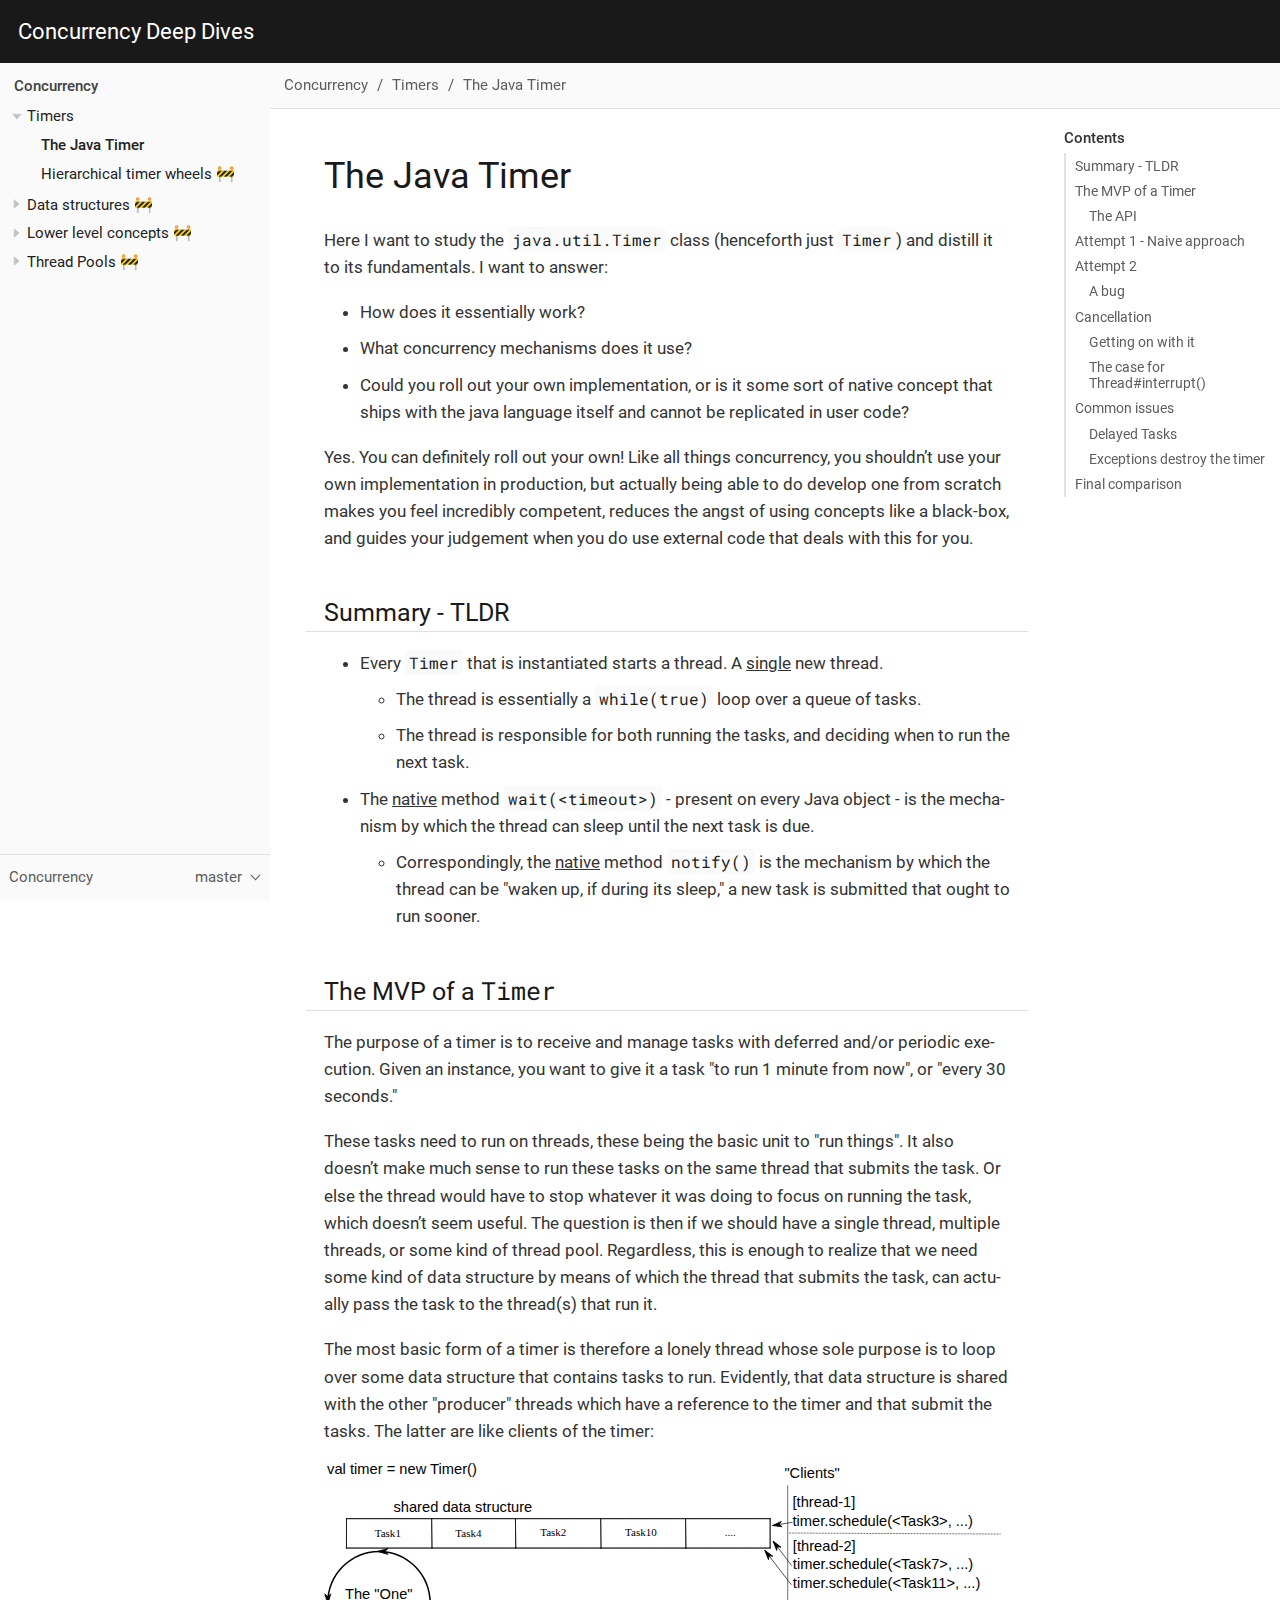
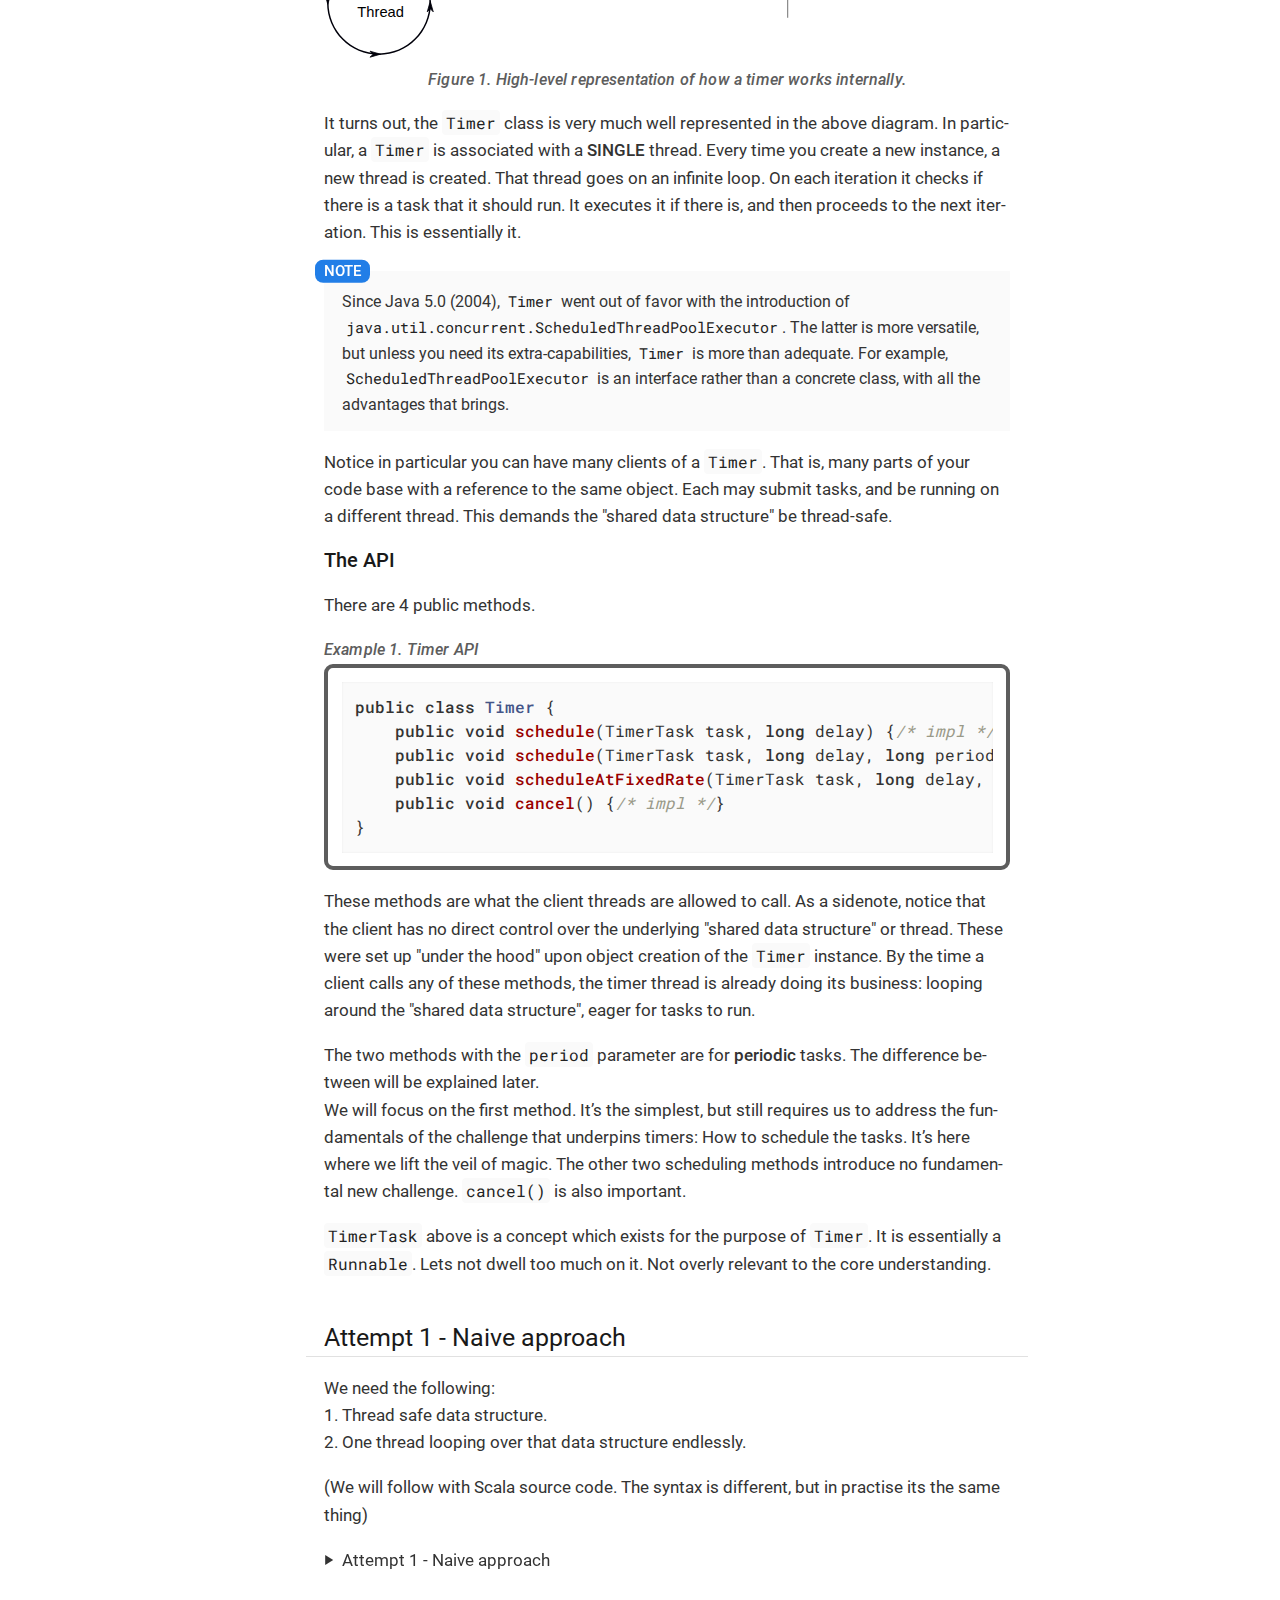
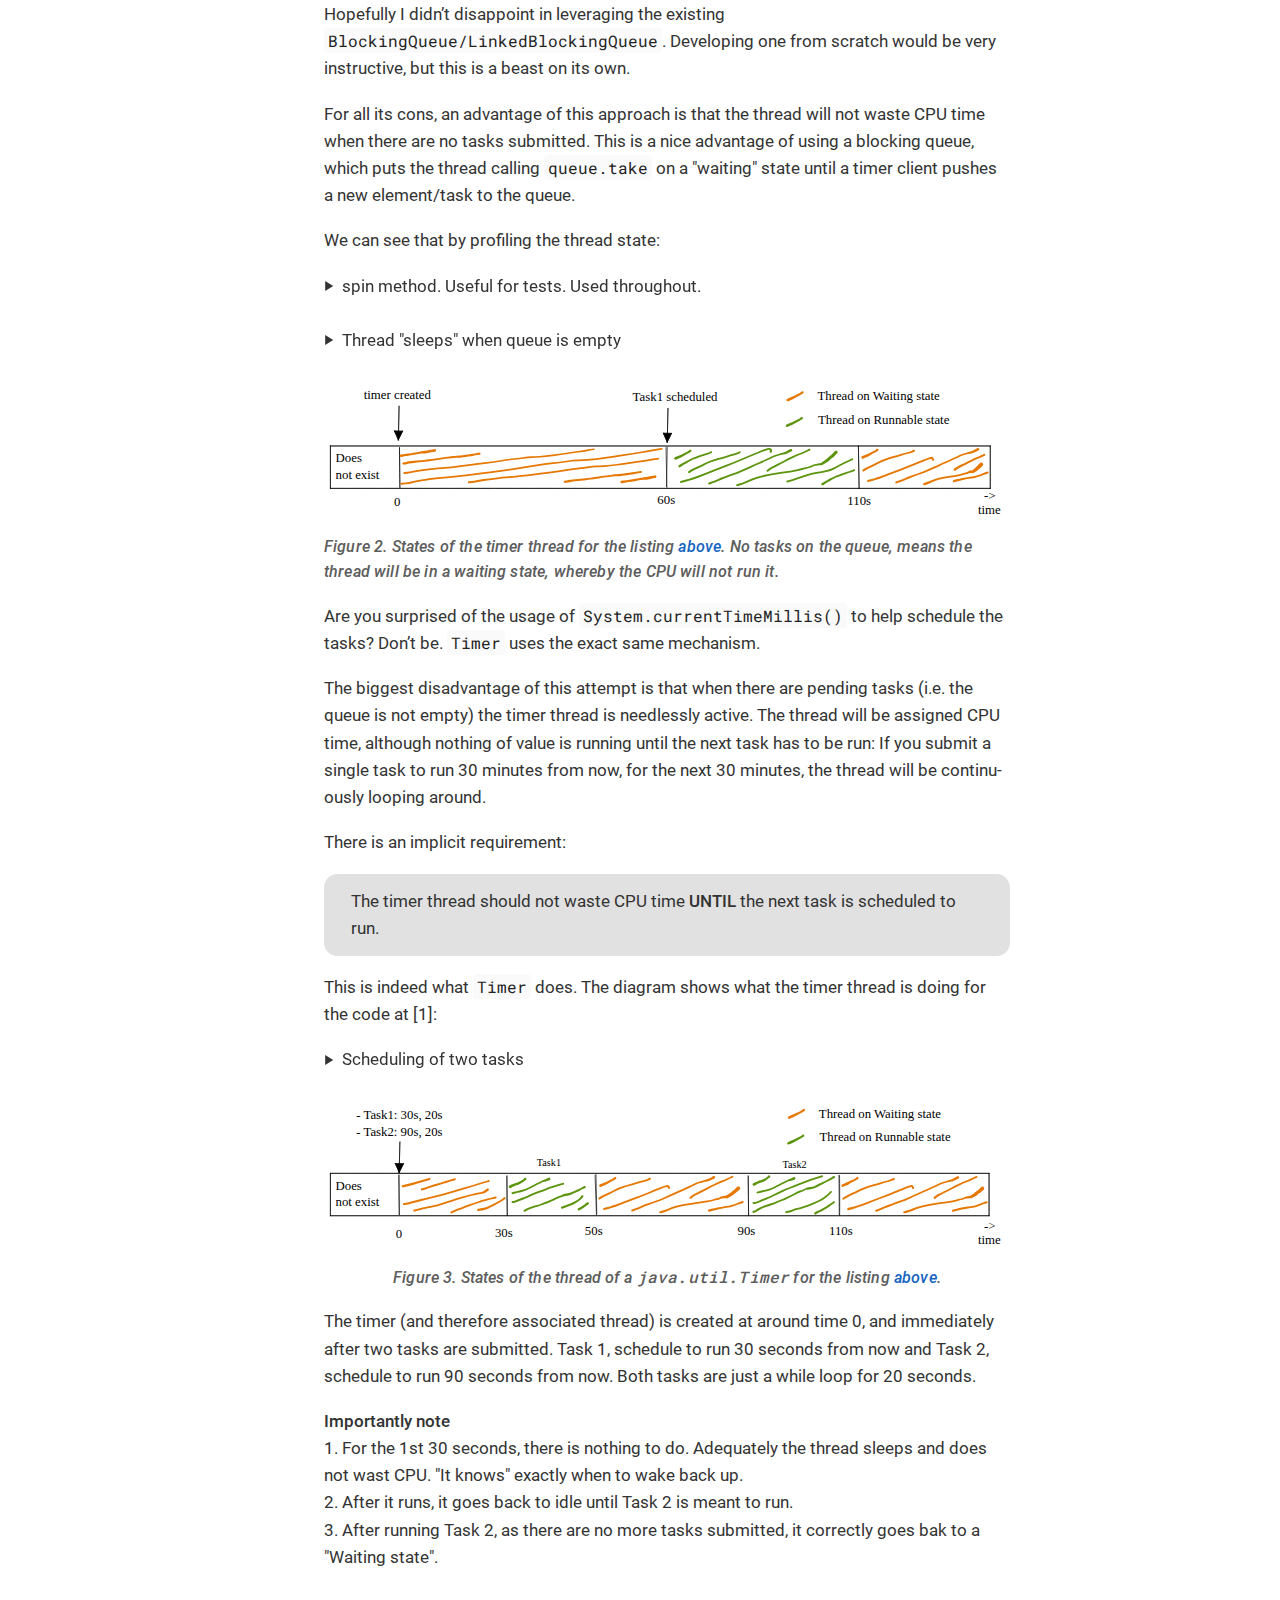
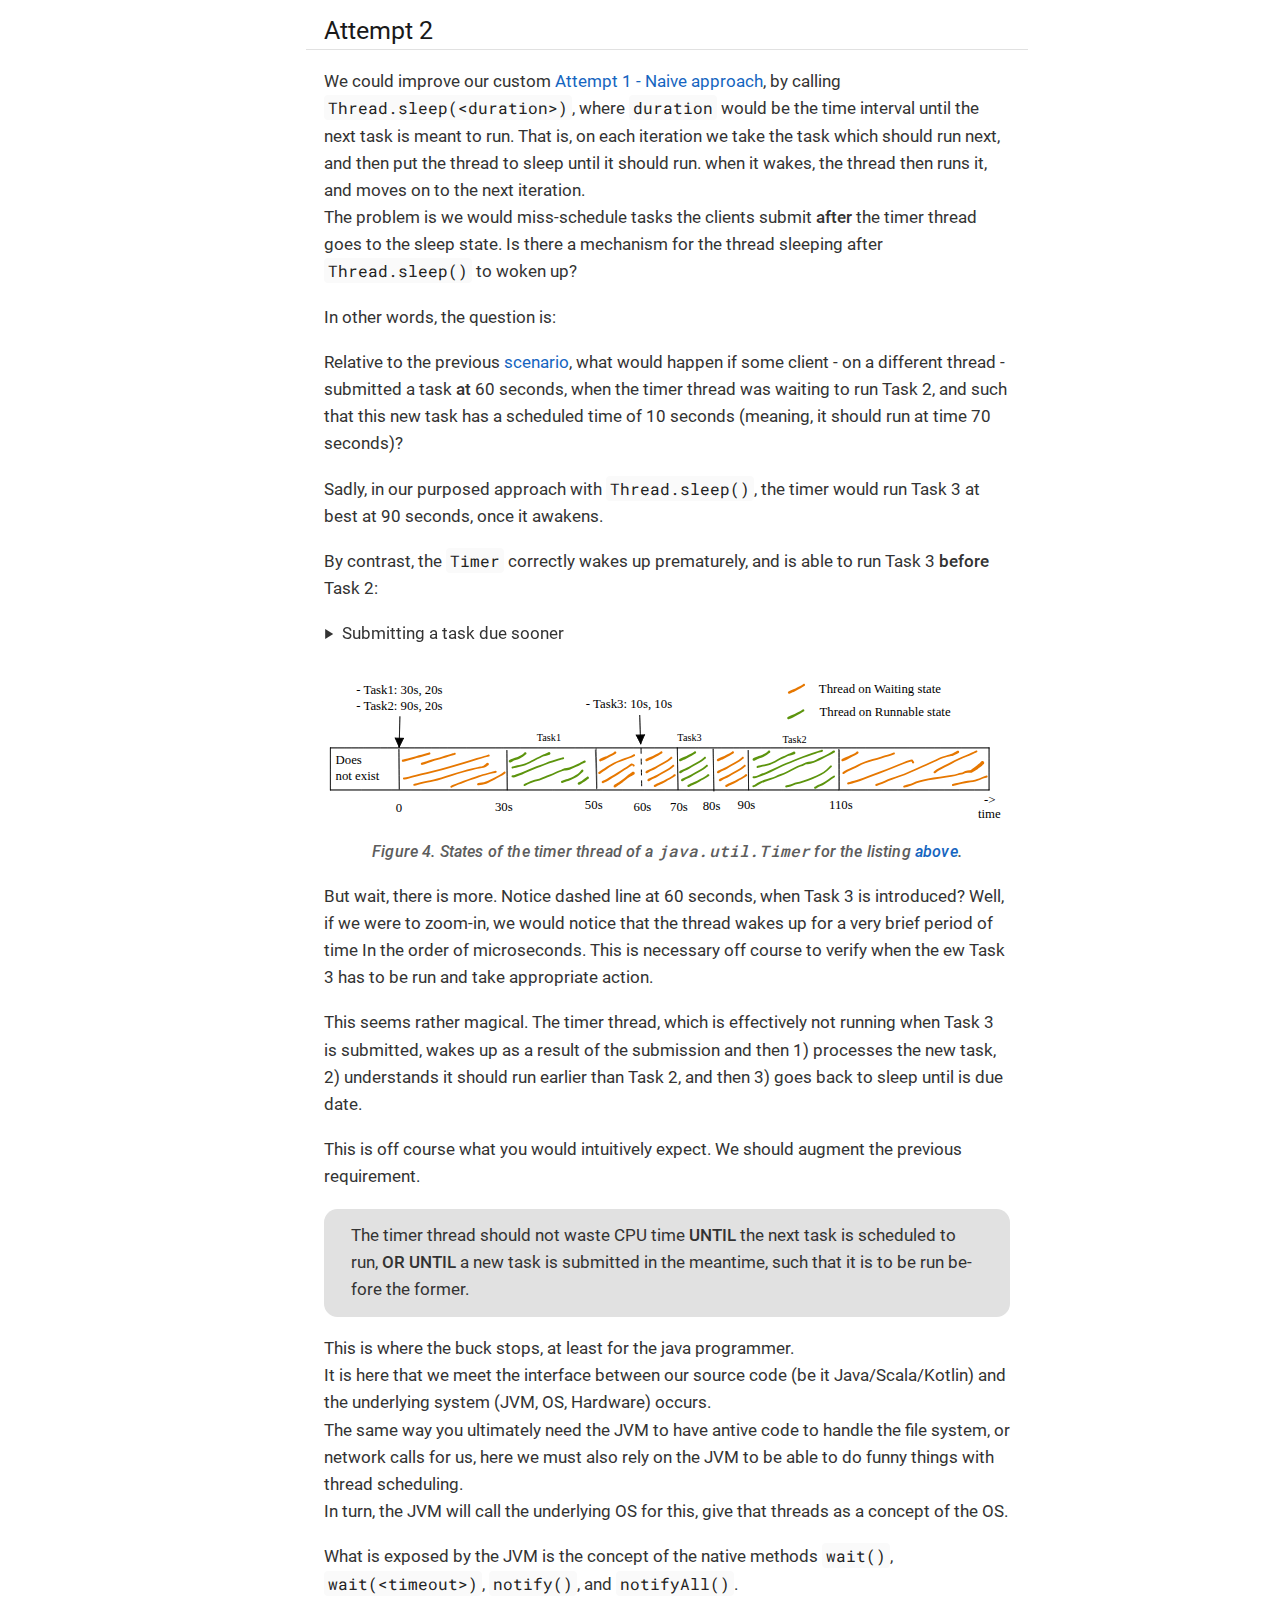
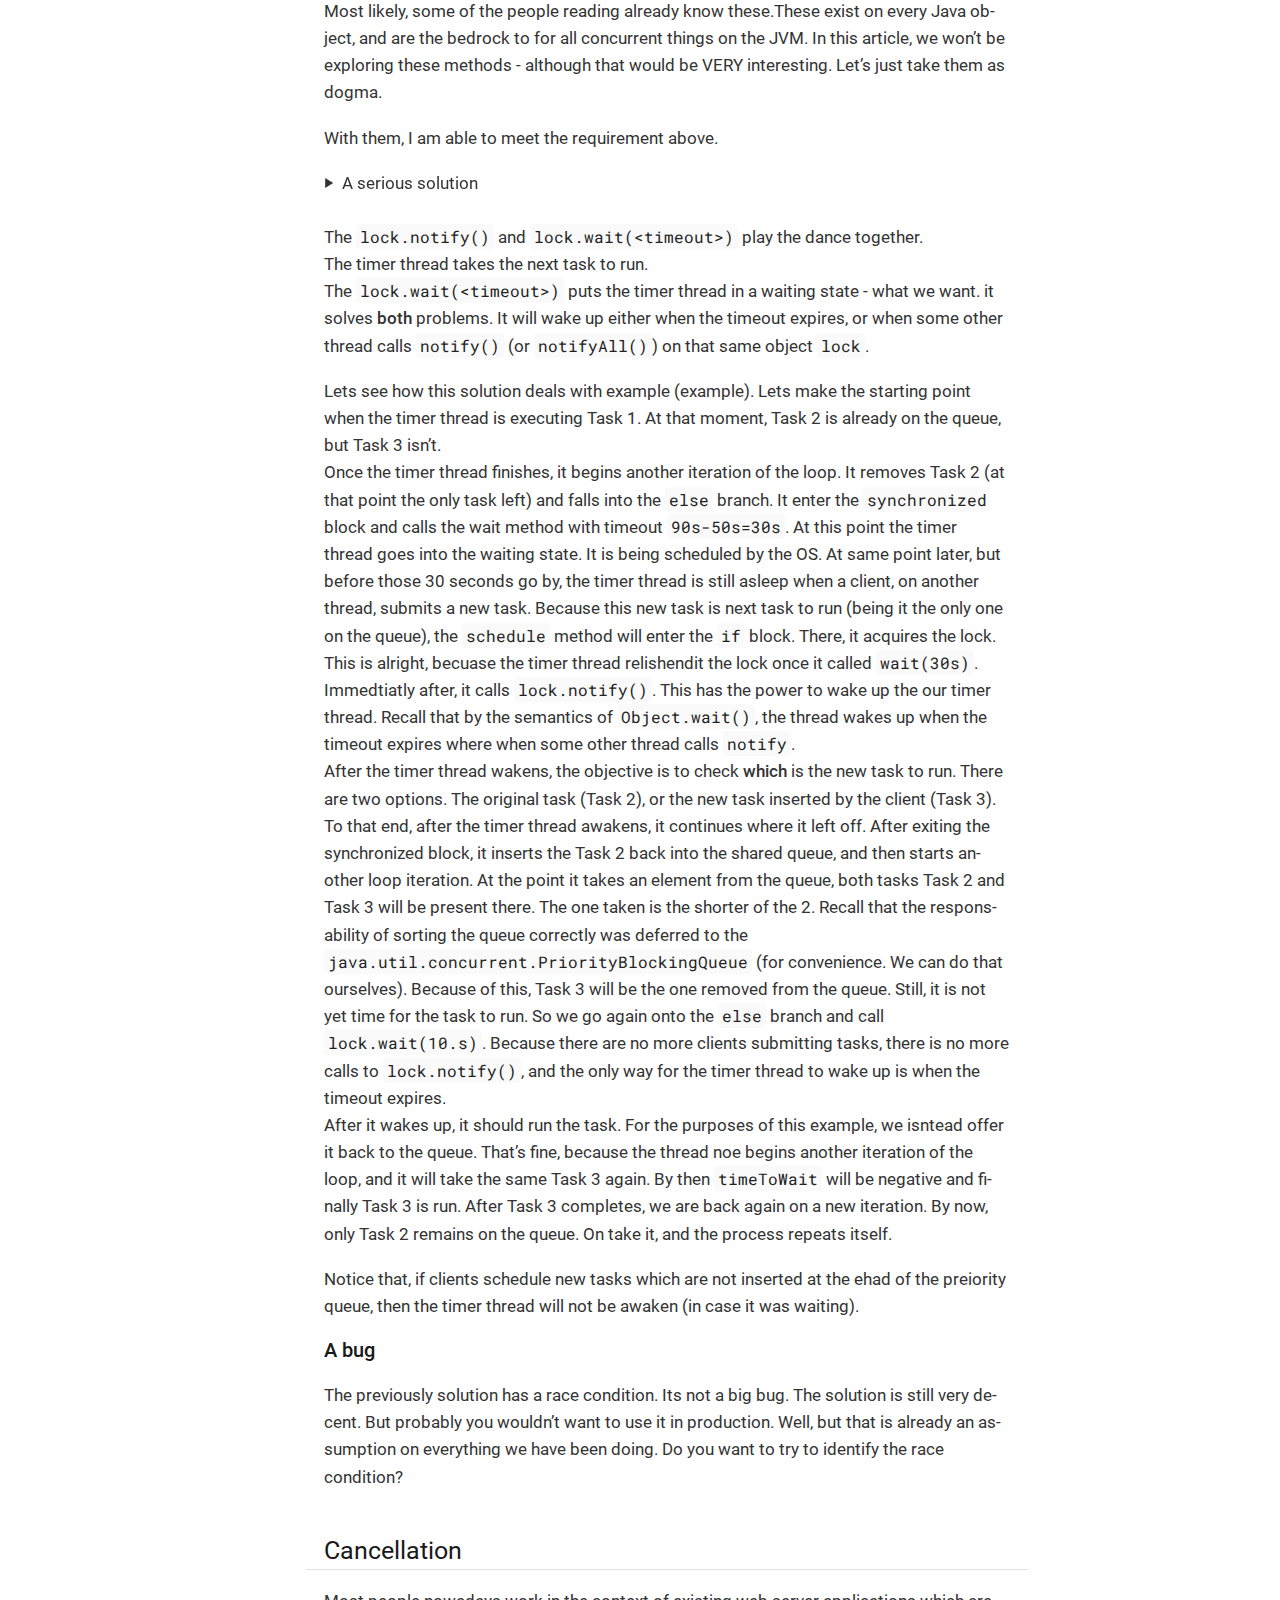
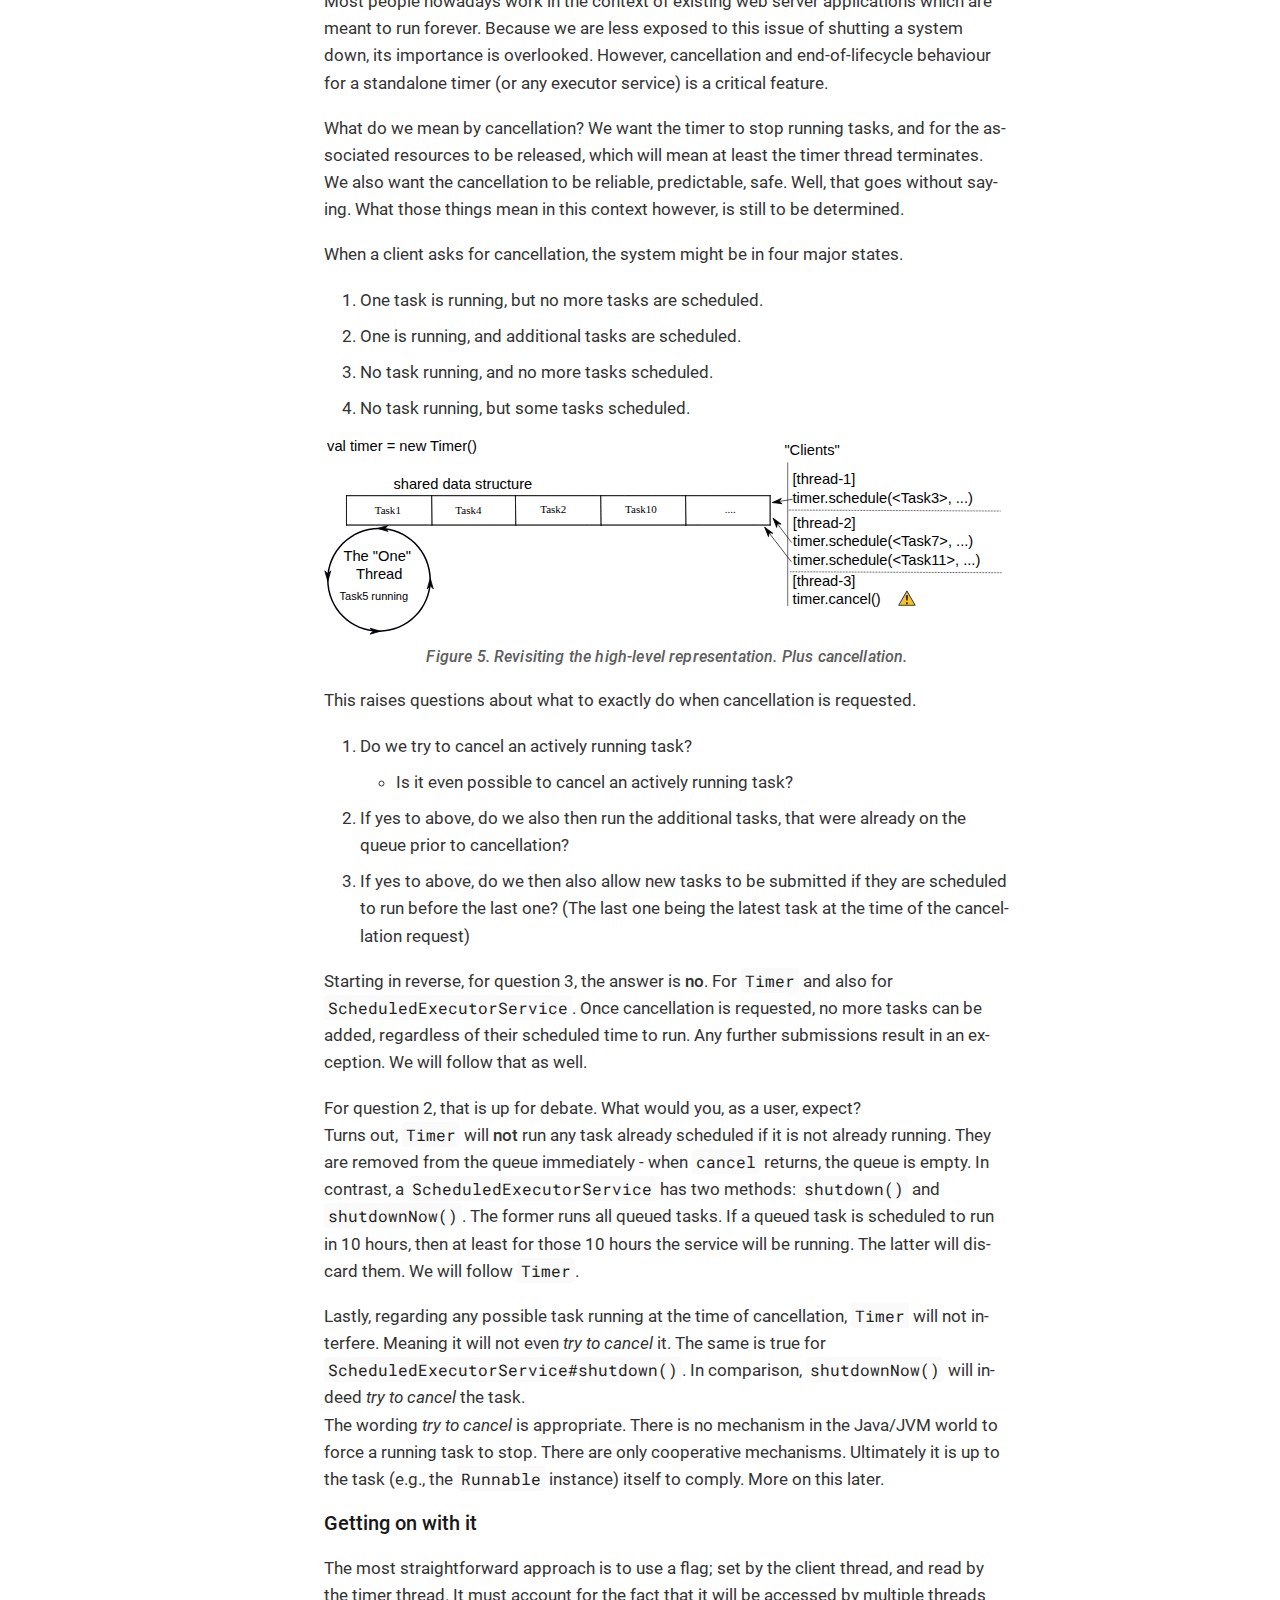
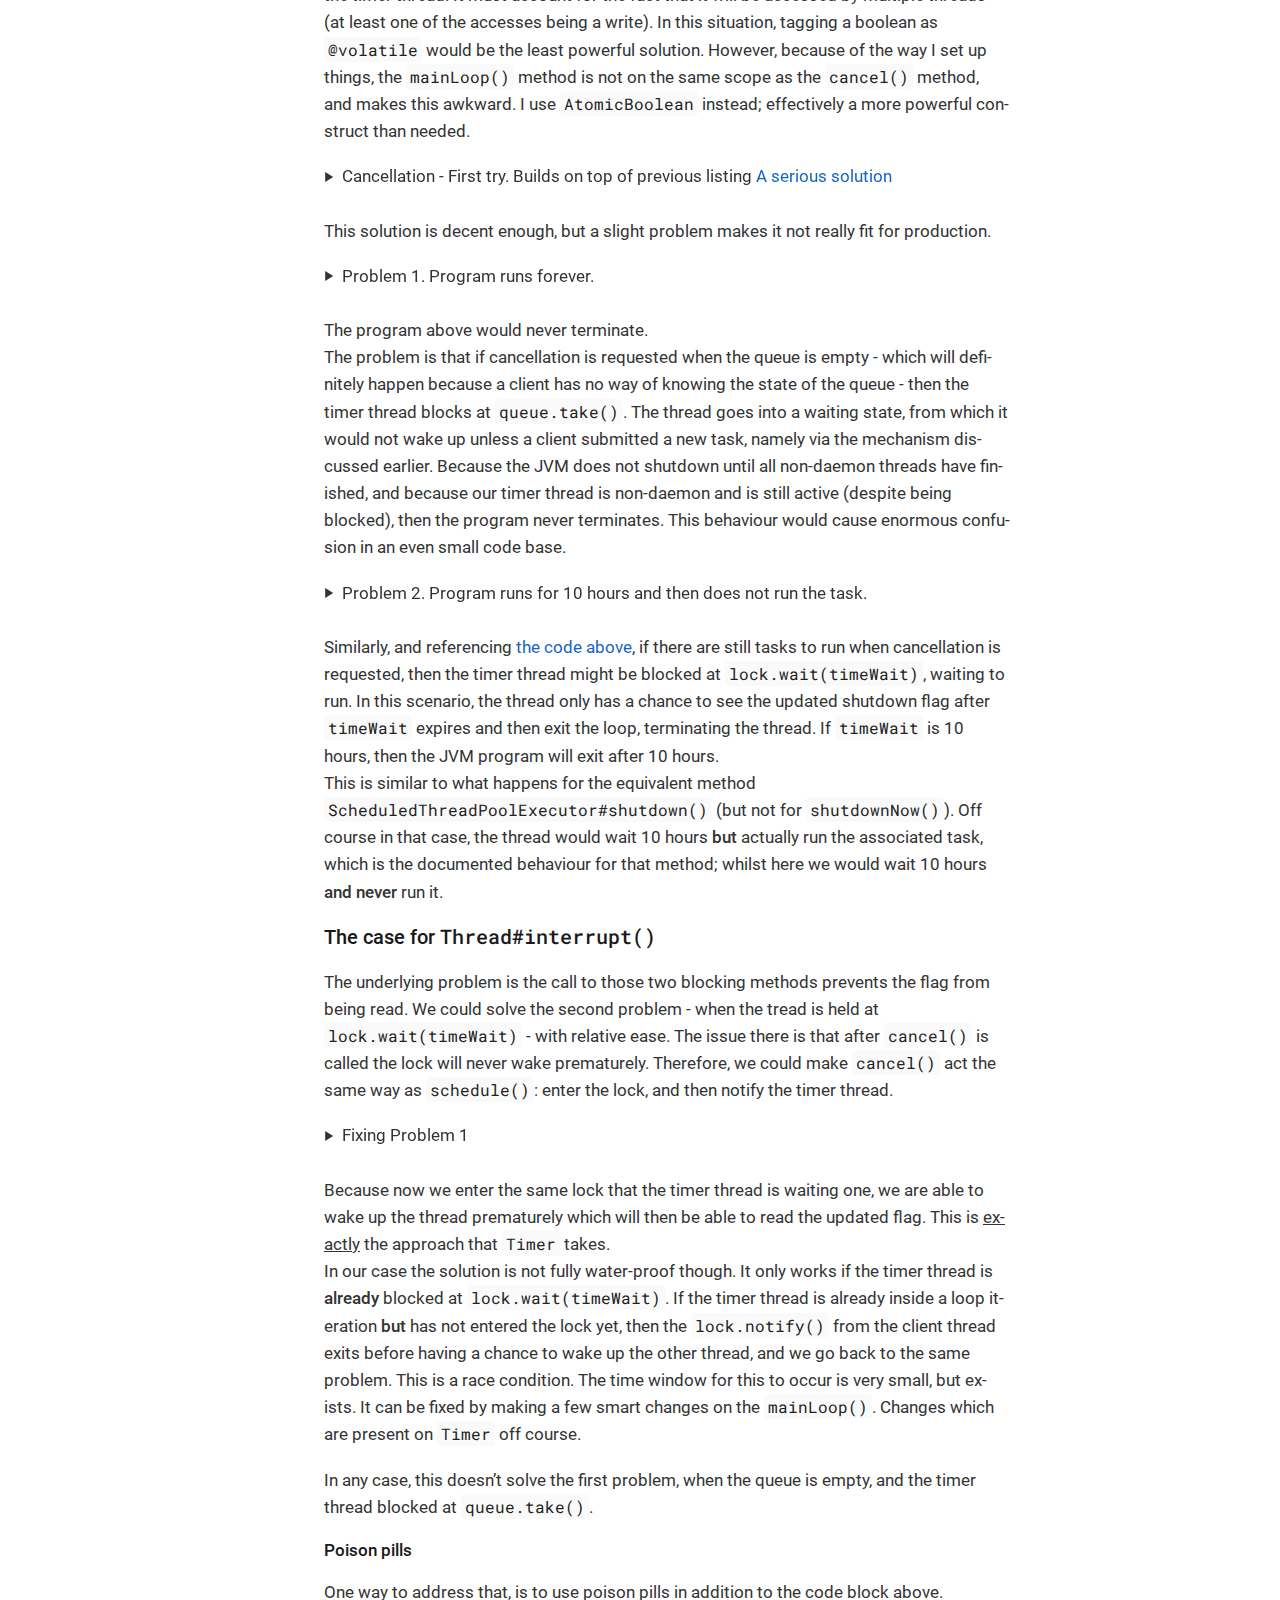
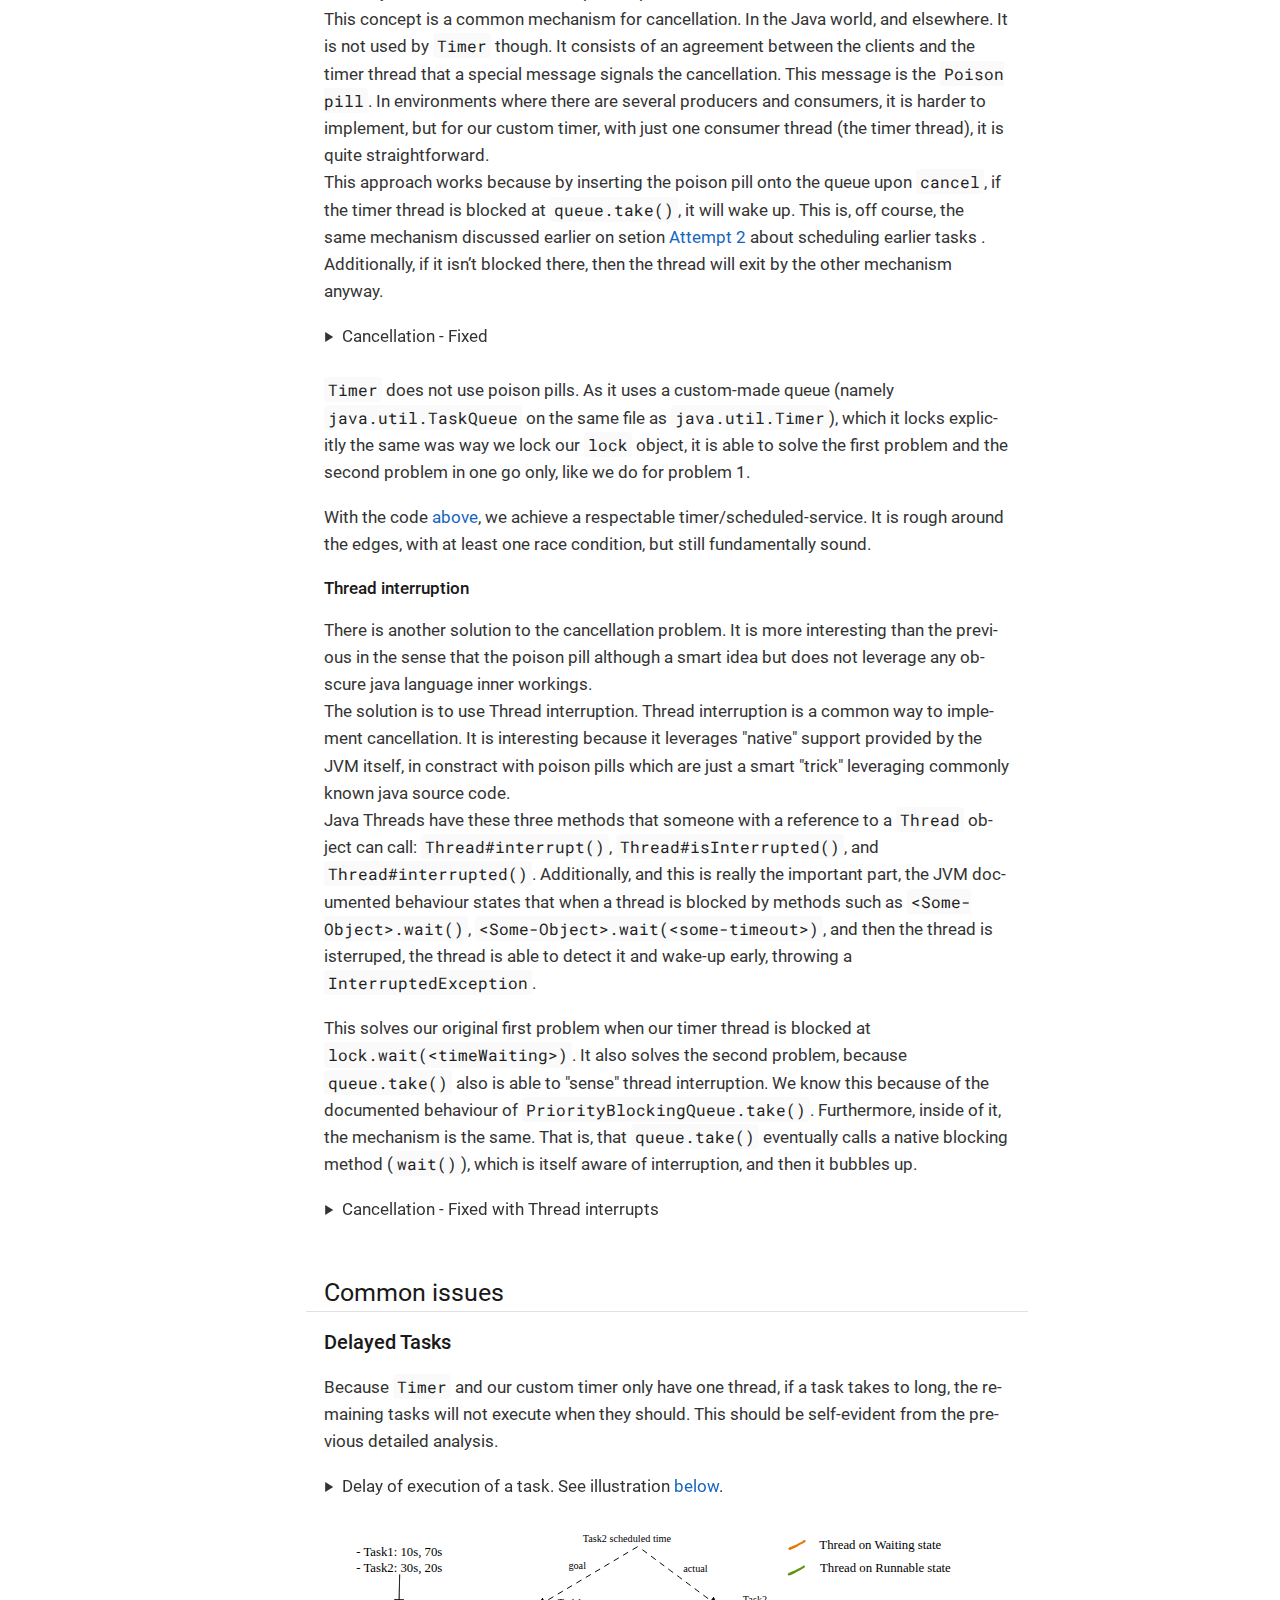
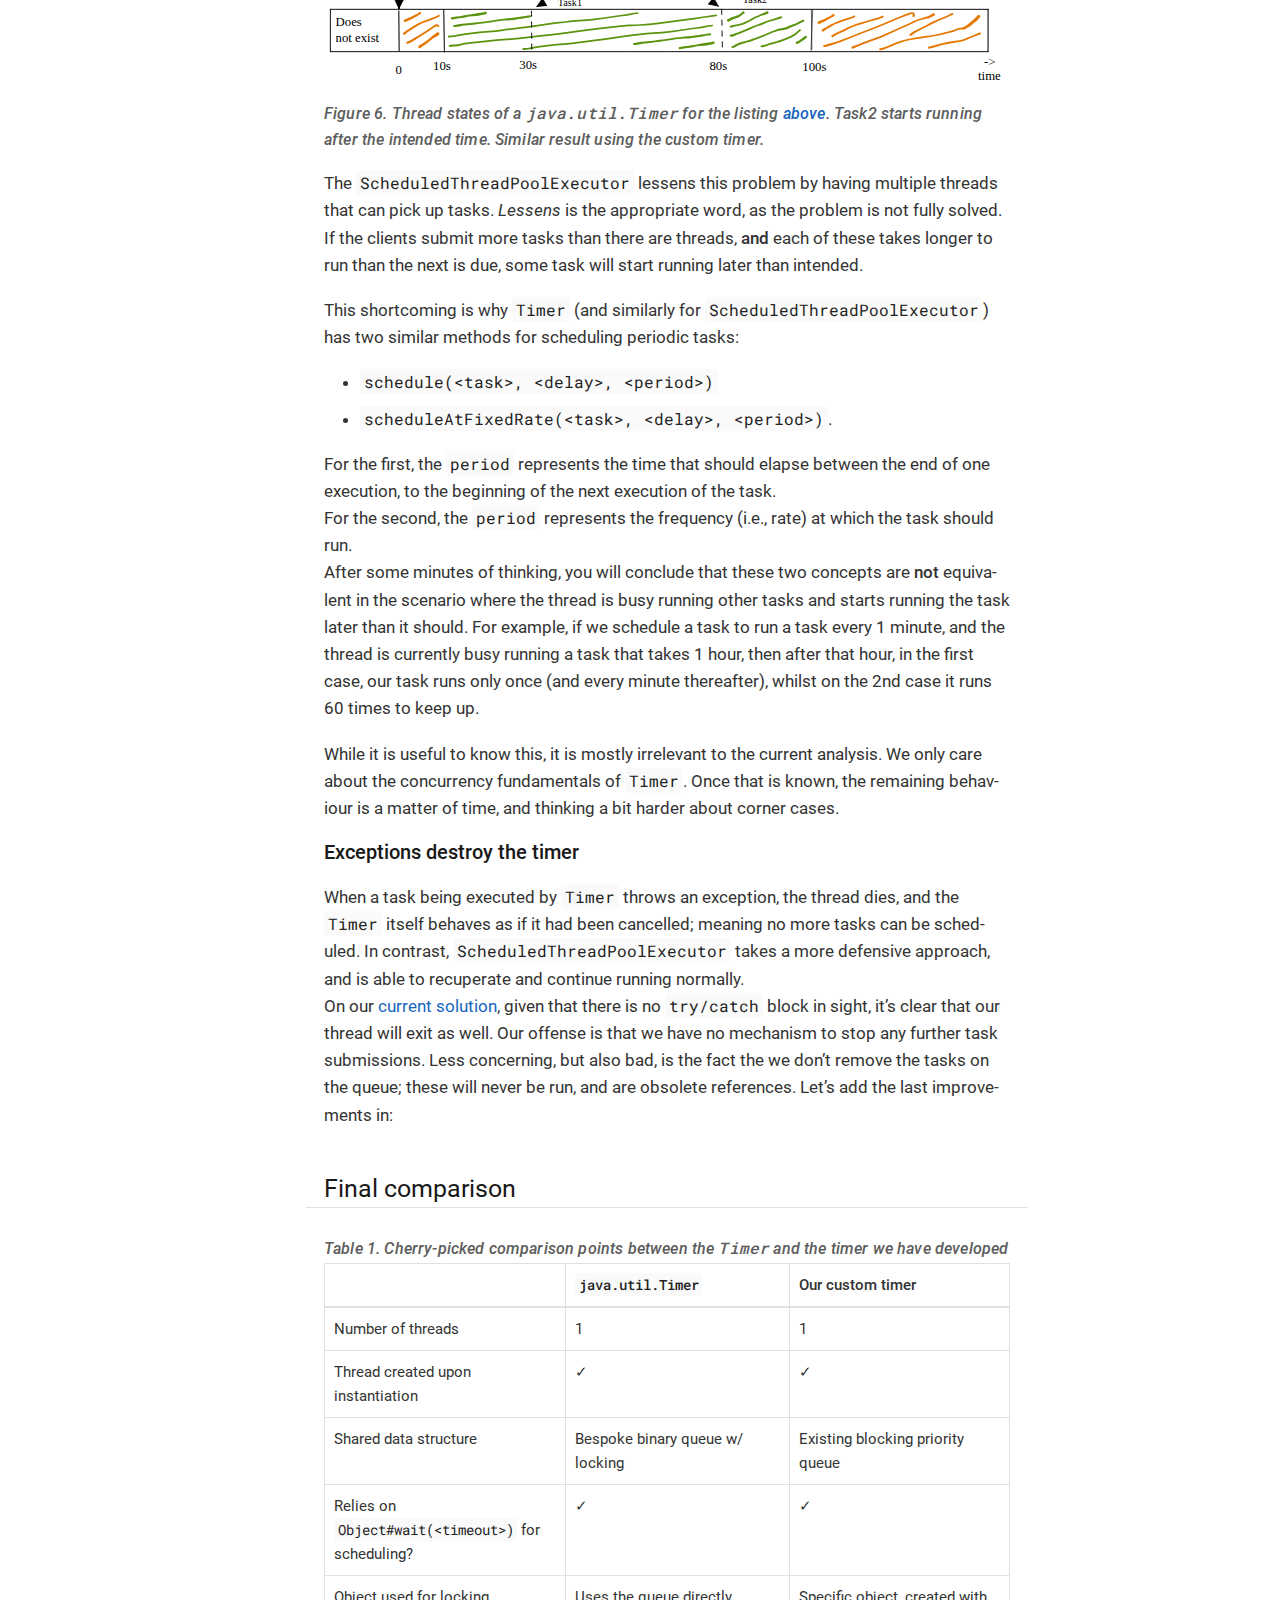
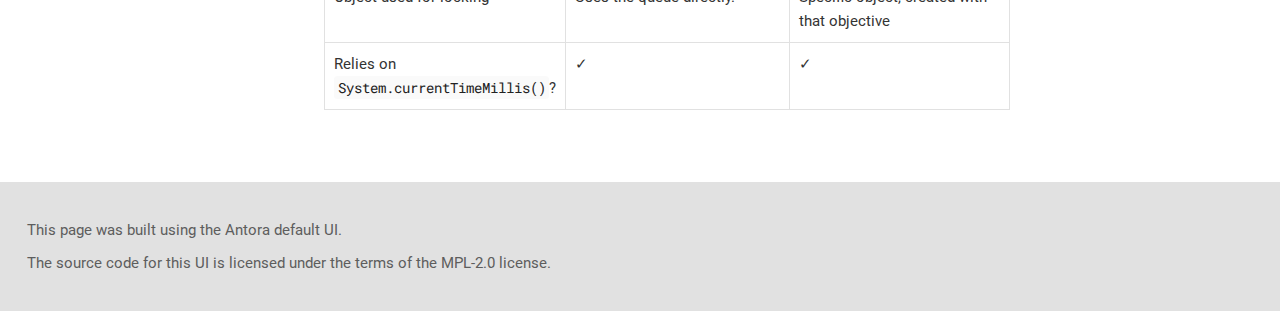
<file: concurrency/index.html>
<!DOCTYPE html>
<meta charset="utf-8">
<link rel="canonical" href="https://cmhteixeira.com/concurrency/concurrency/javaTimer.html">
<script>location="javaTimer.html"</script>
<meta http-equiv="refresh" content="0; url=javaTimer.html">
<meta name="robots" content="noindex">
<title>Redirect Notice</title>
<h1>Redirect Notice</h1>
<p>The page you requested has been relocated to <a href="javaTimer.html">https://cmhteixeira.com/concurrency/concurrency/javaTimer.html</a>.</p>
</file>
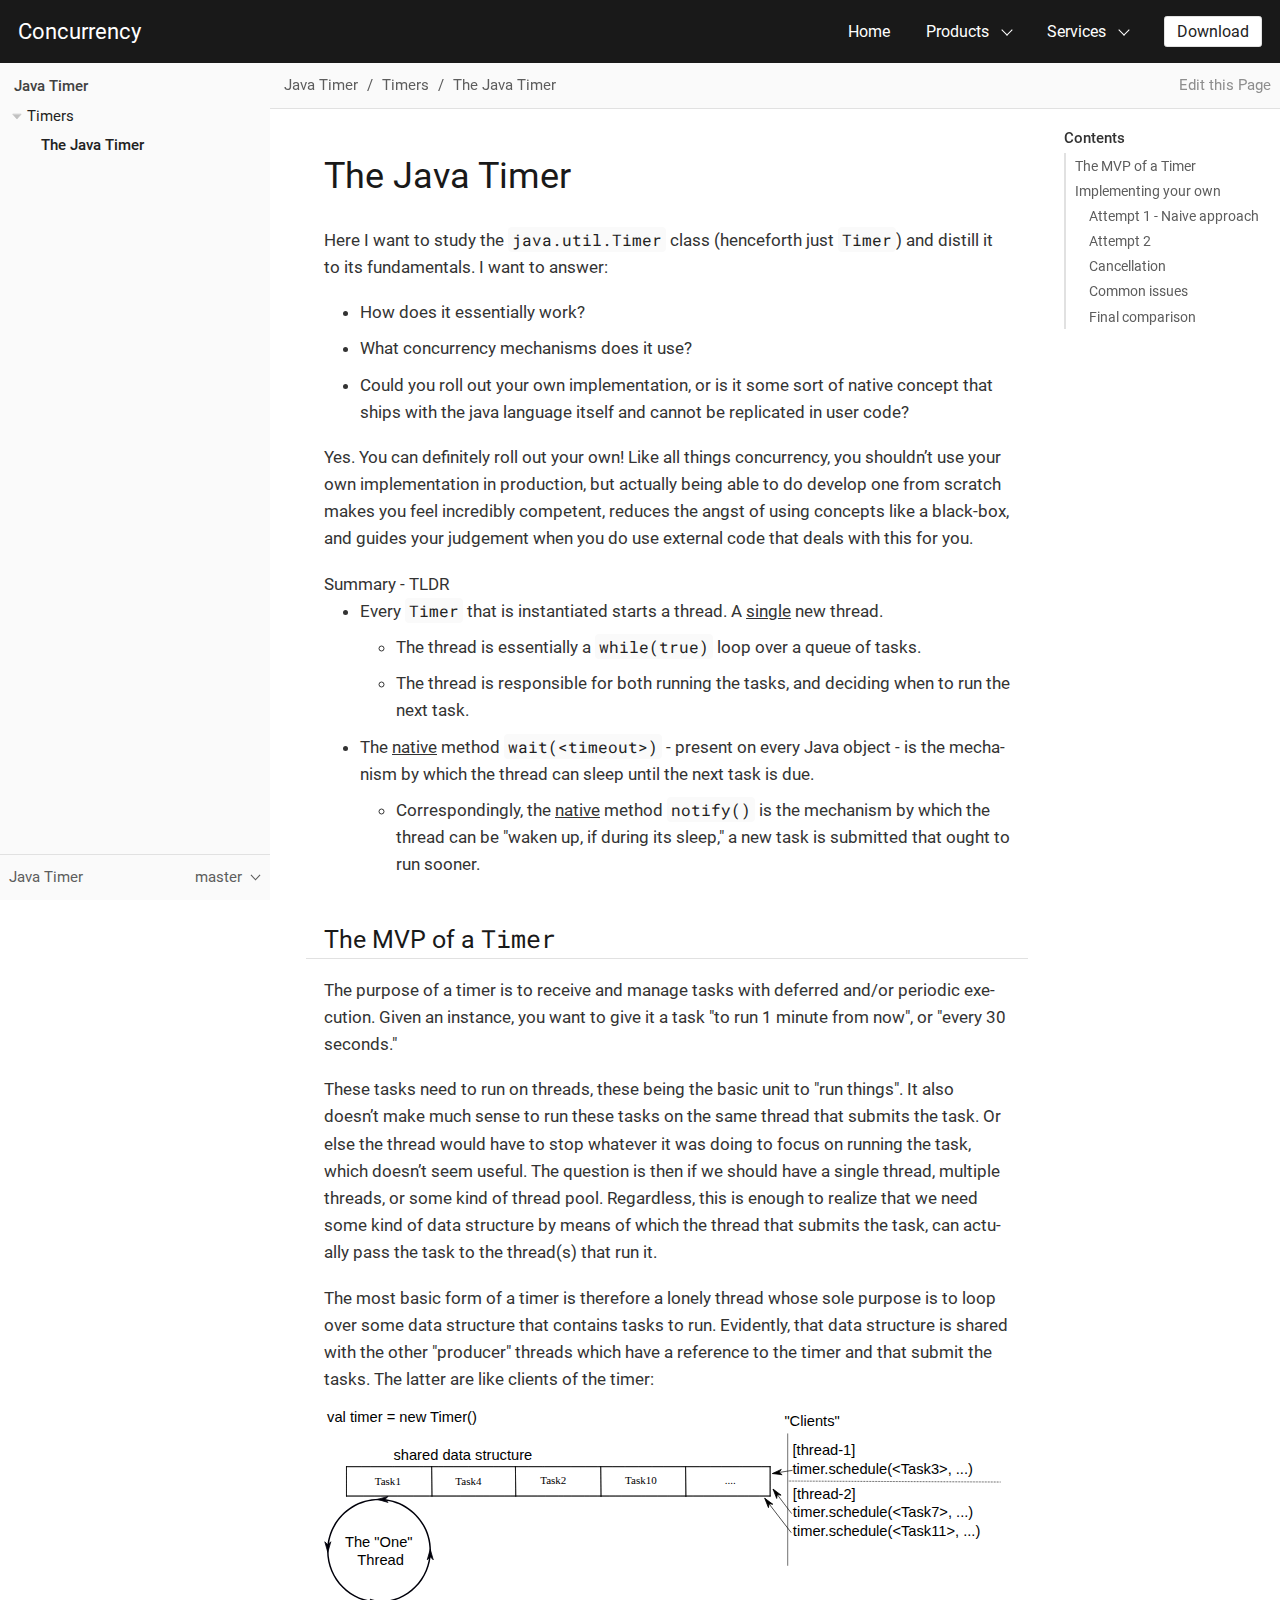
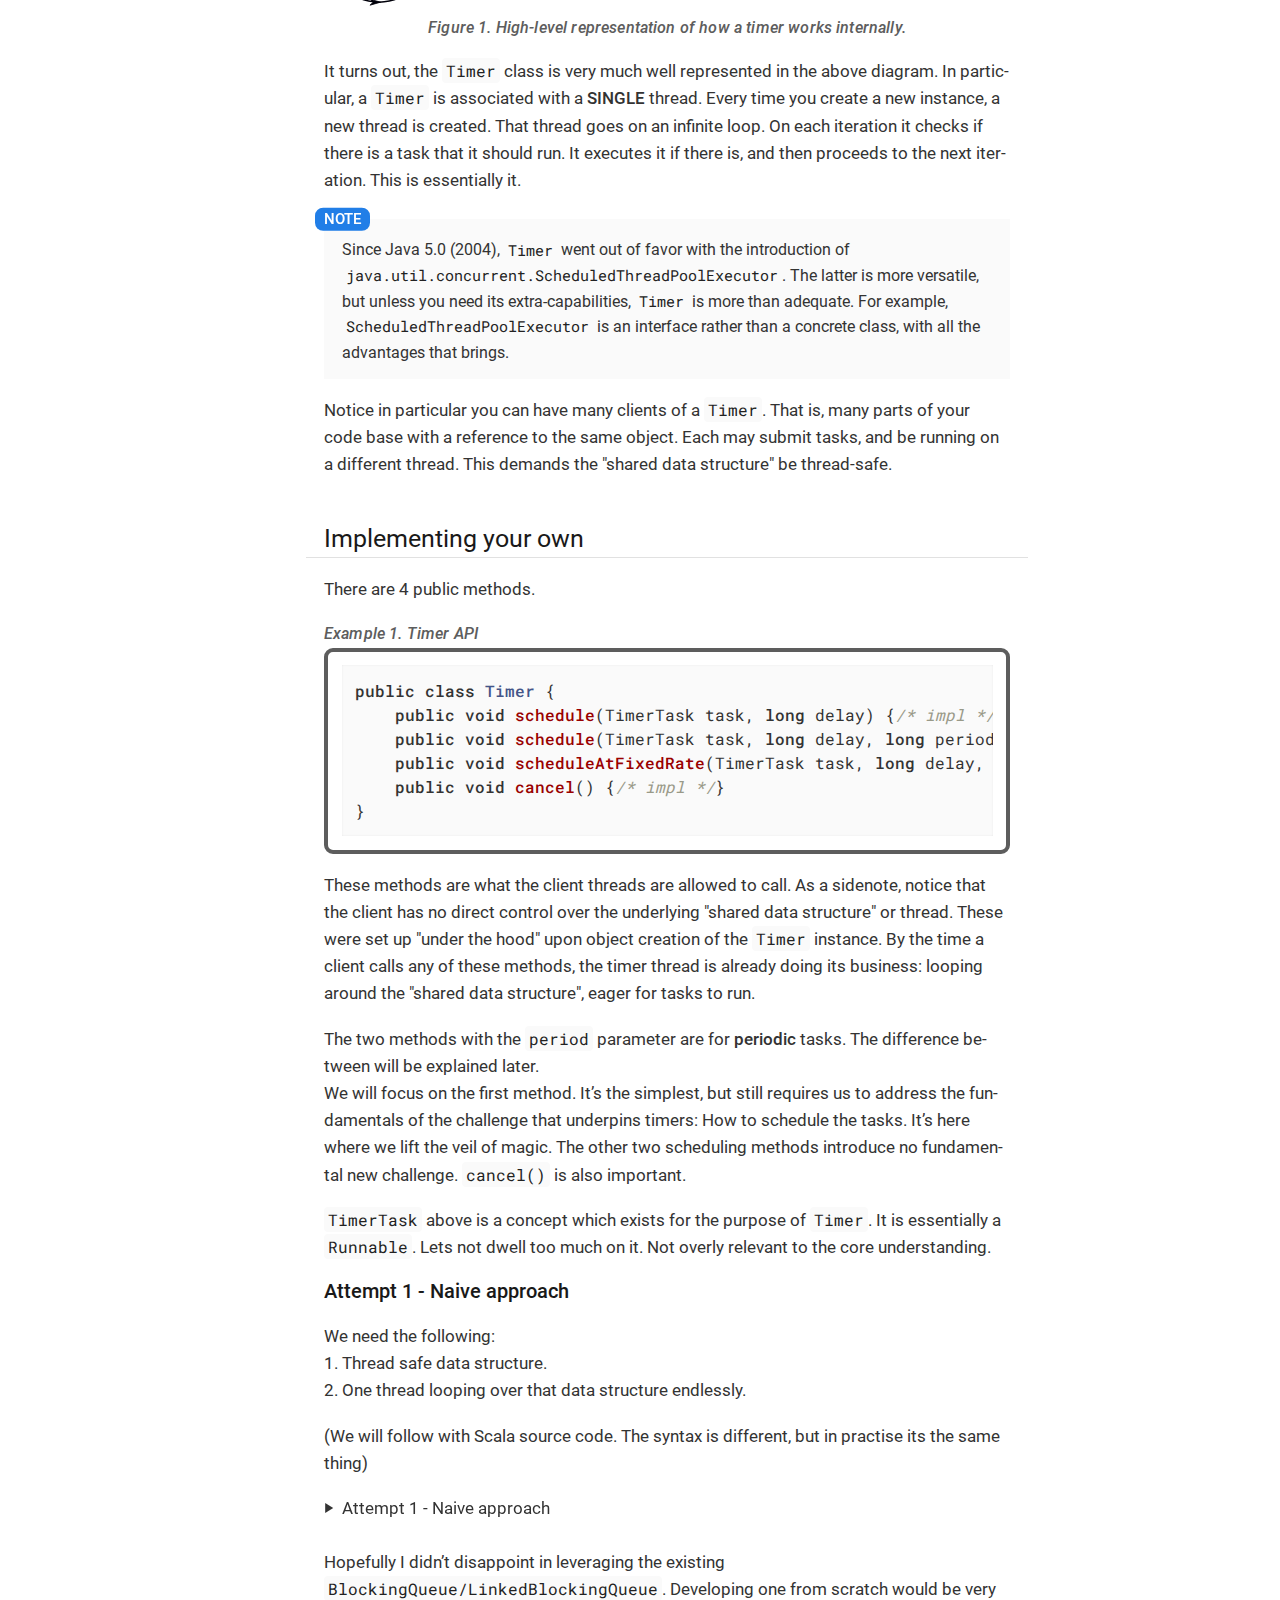
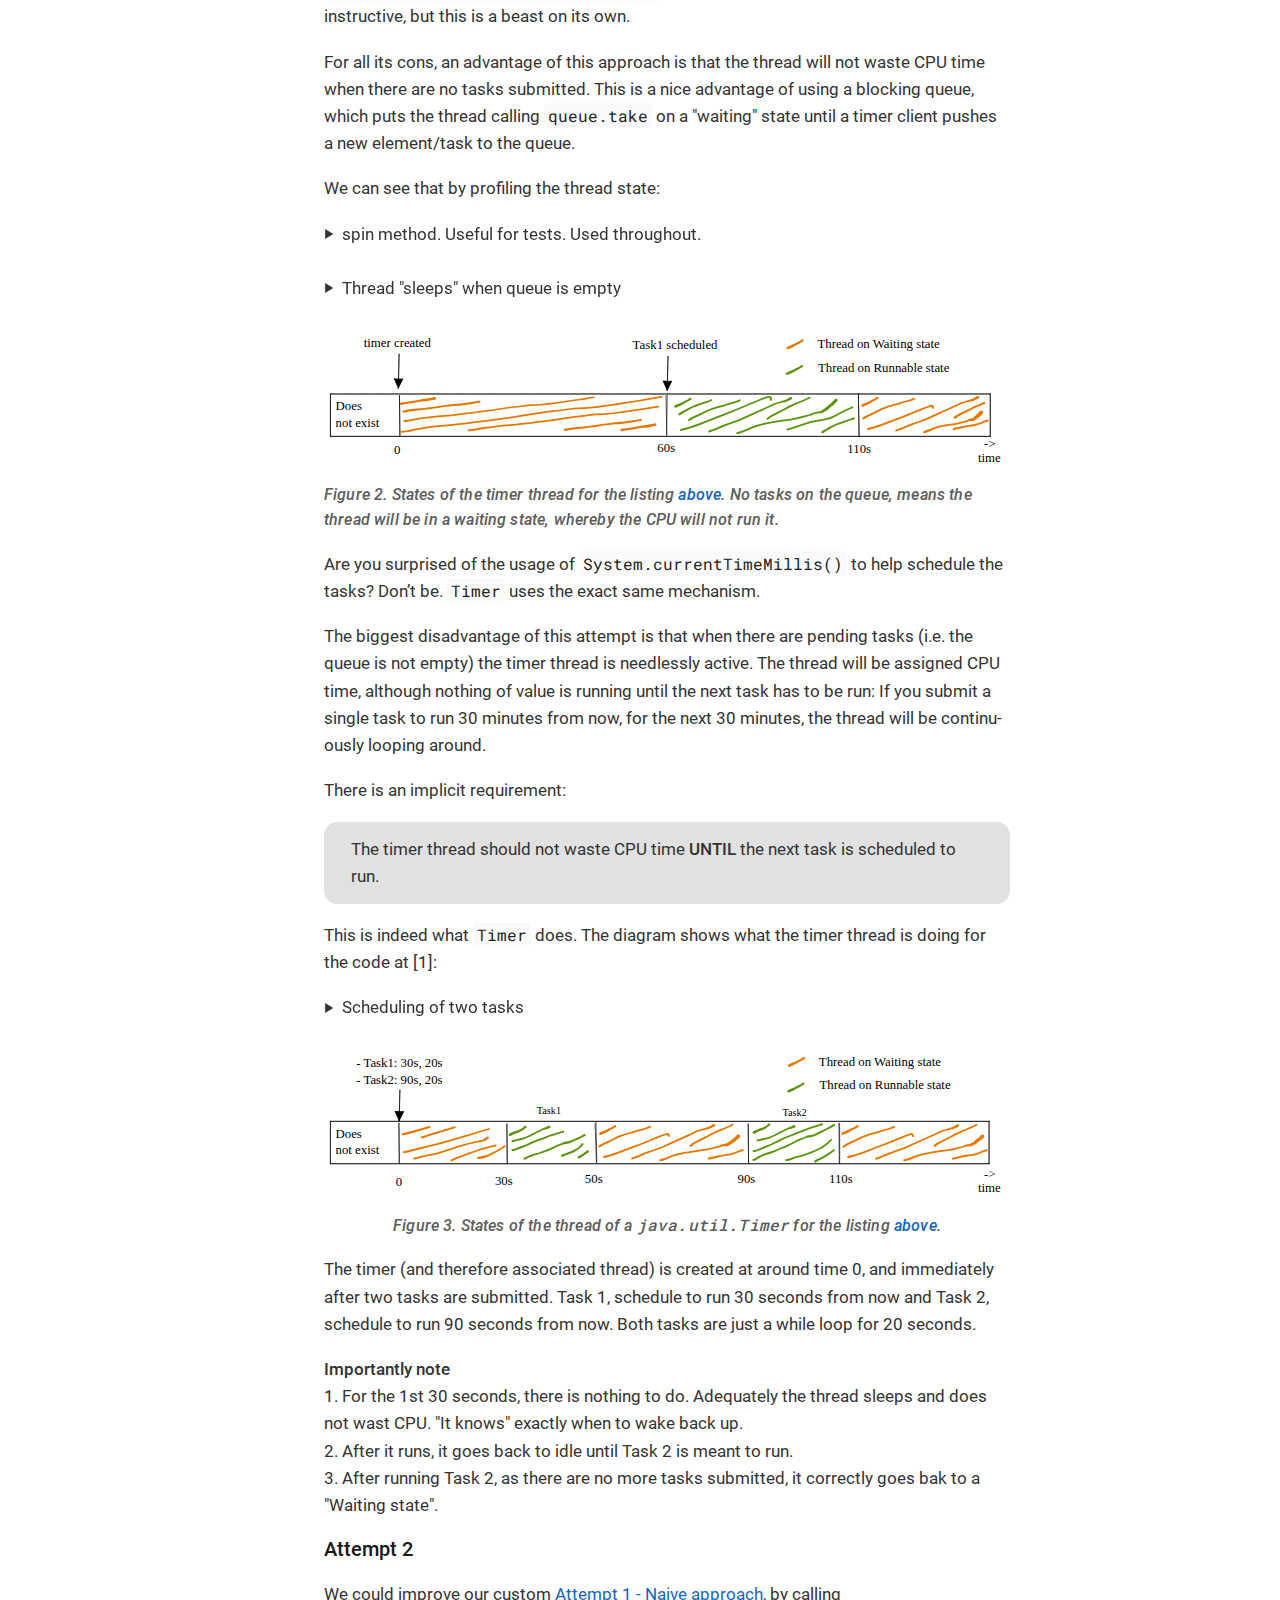
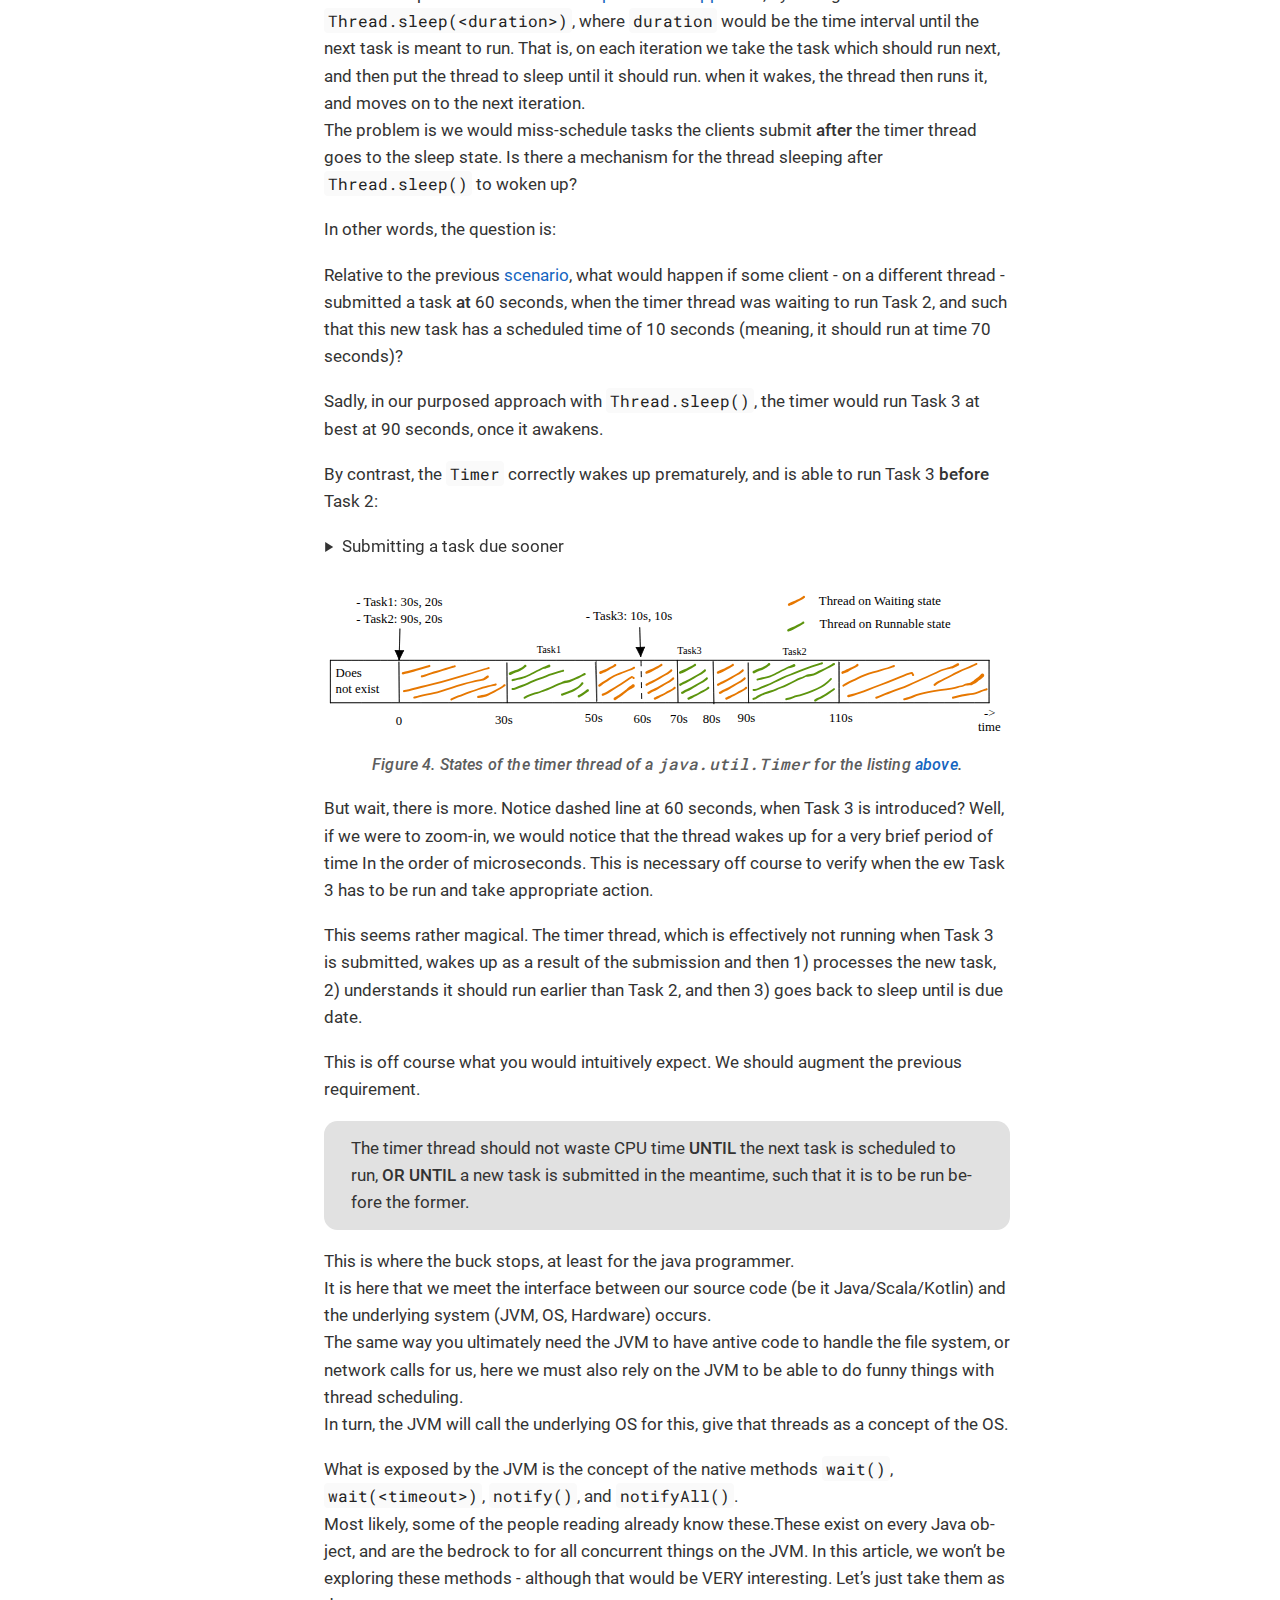
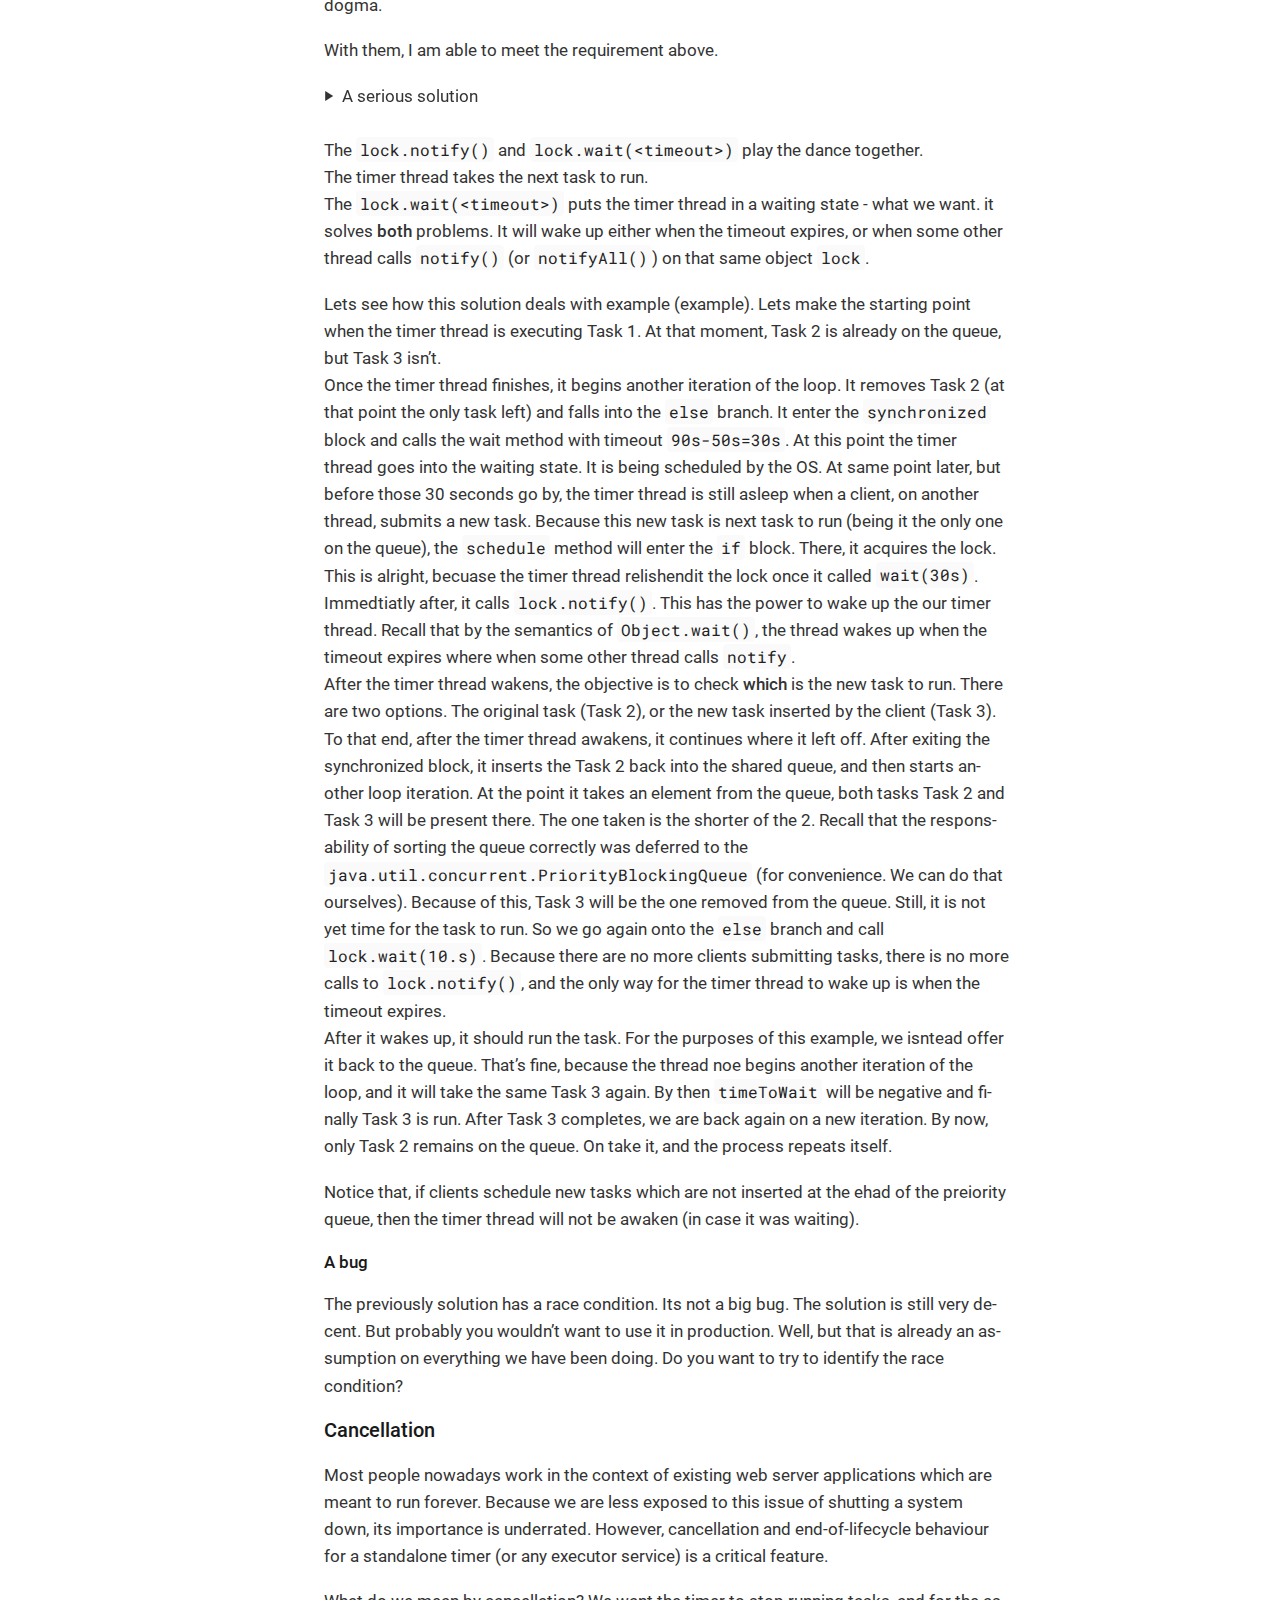
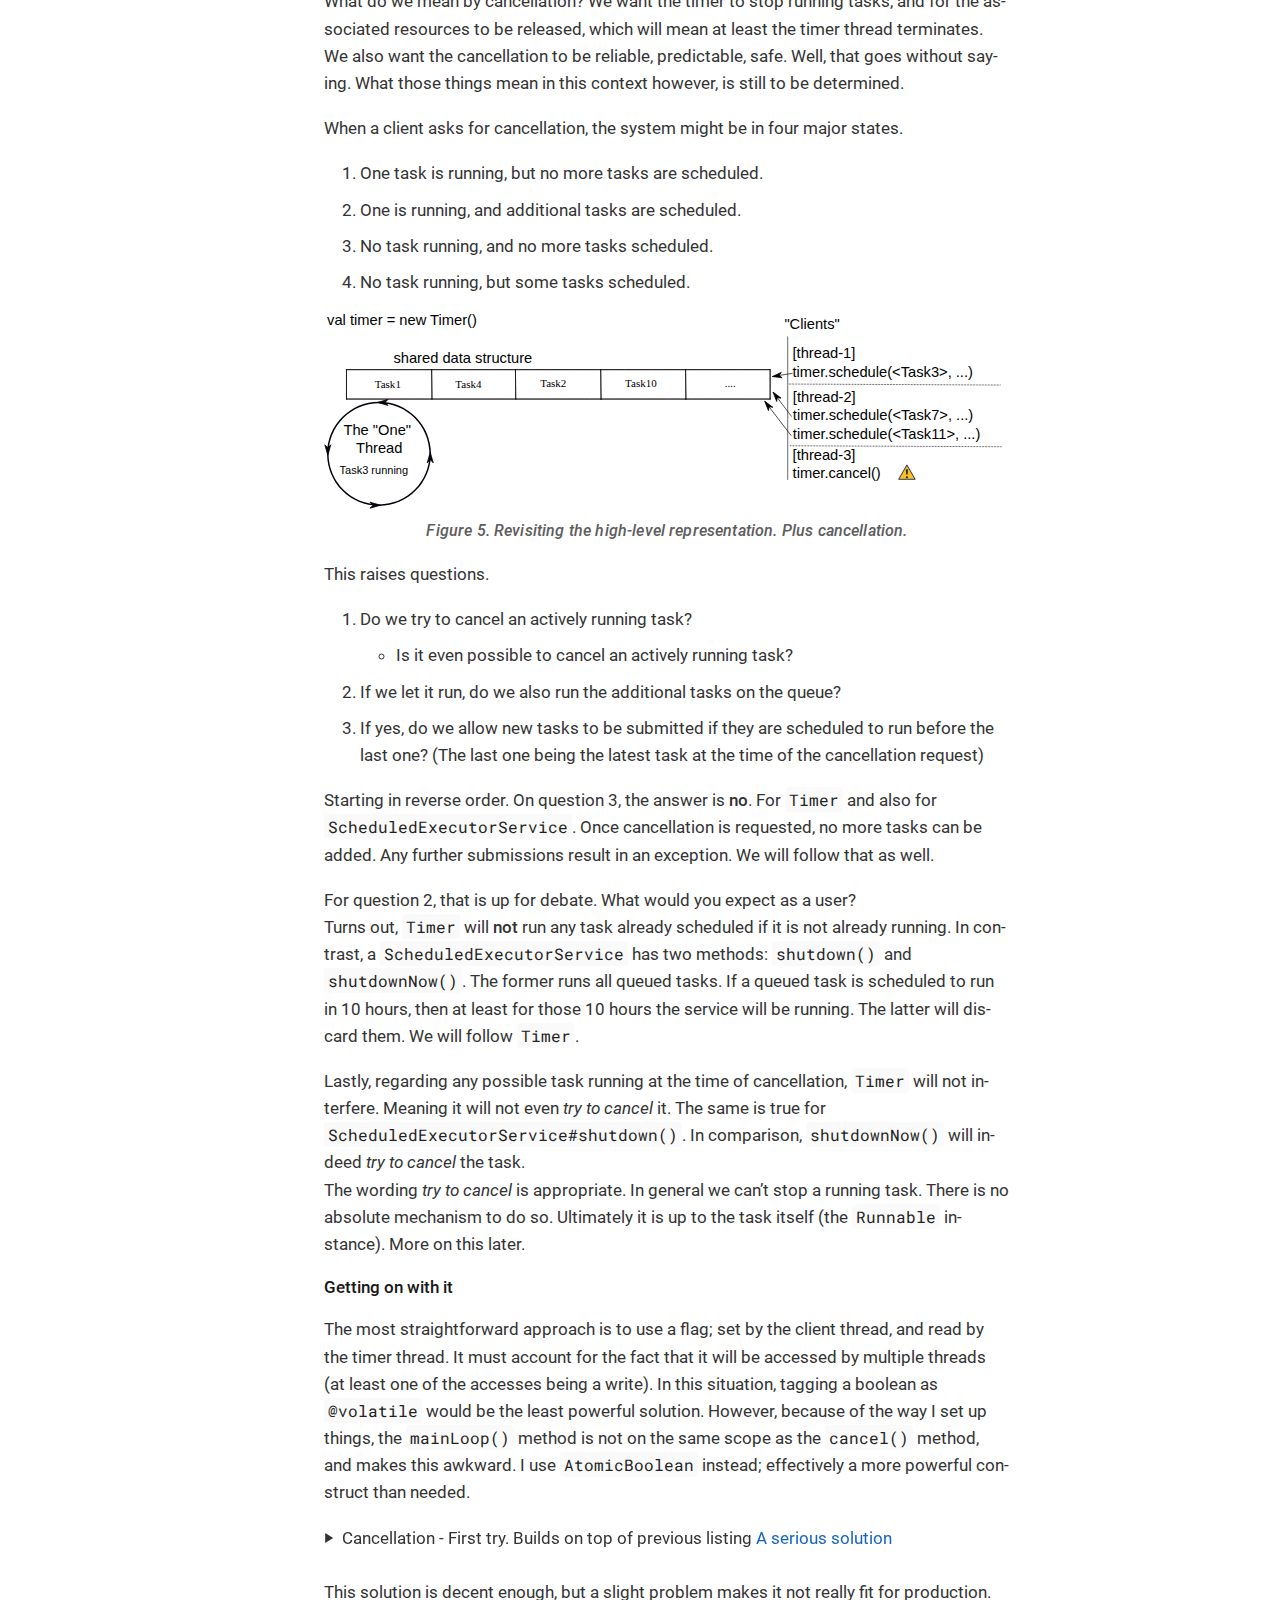
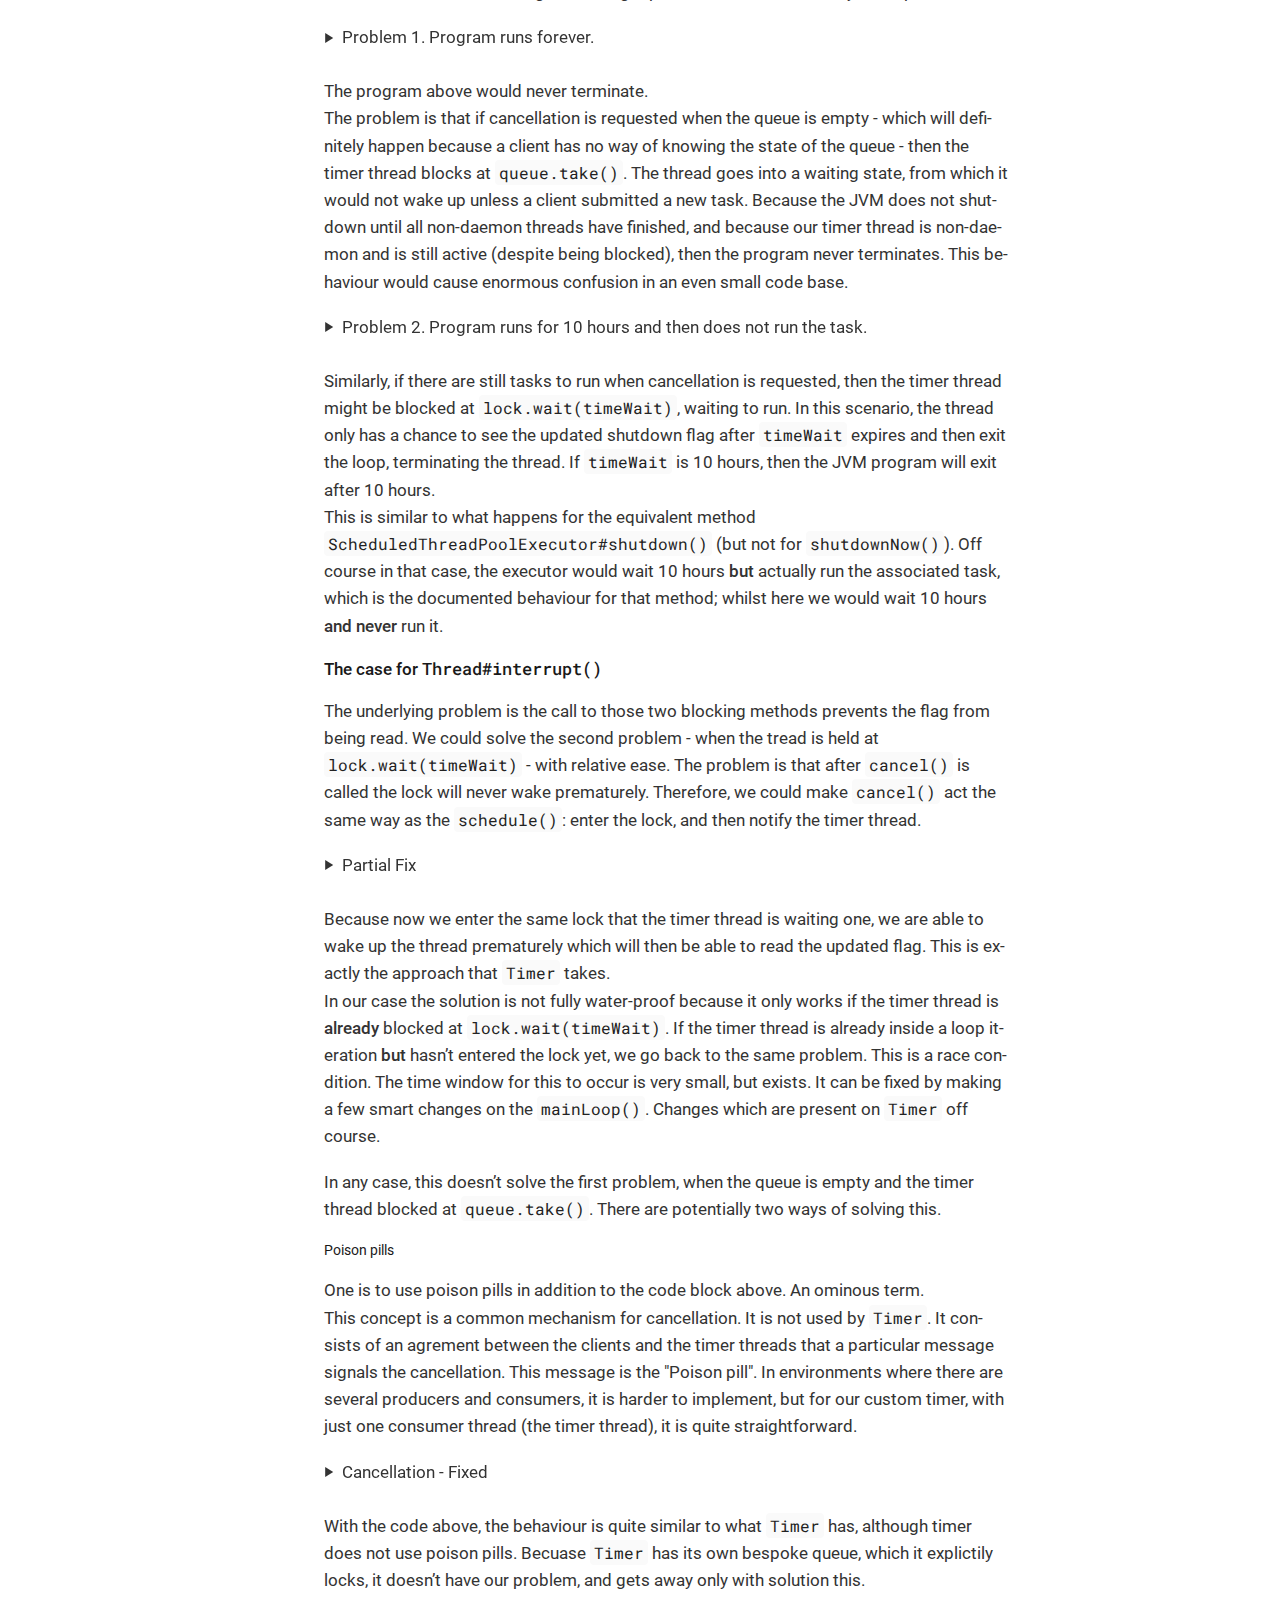
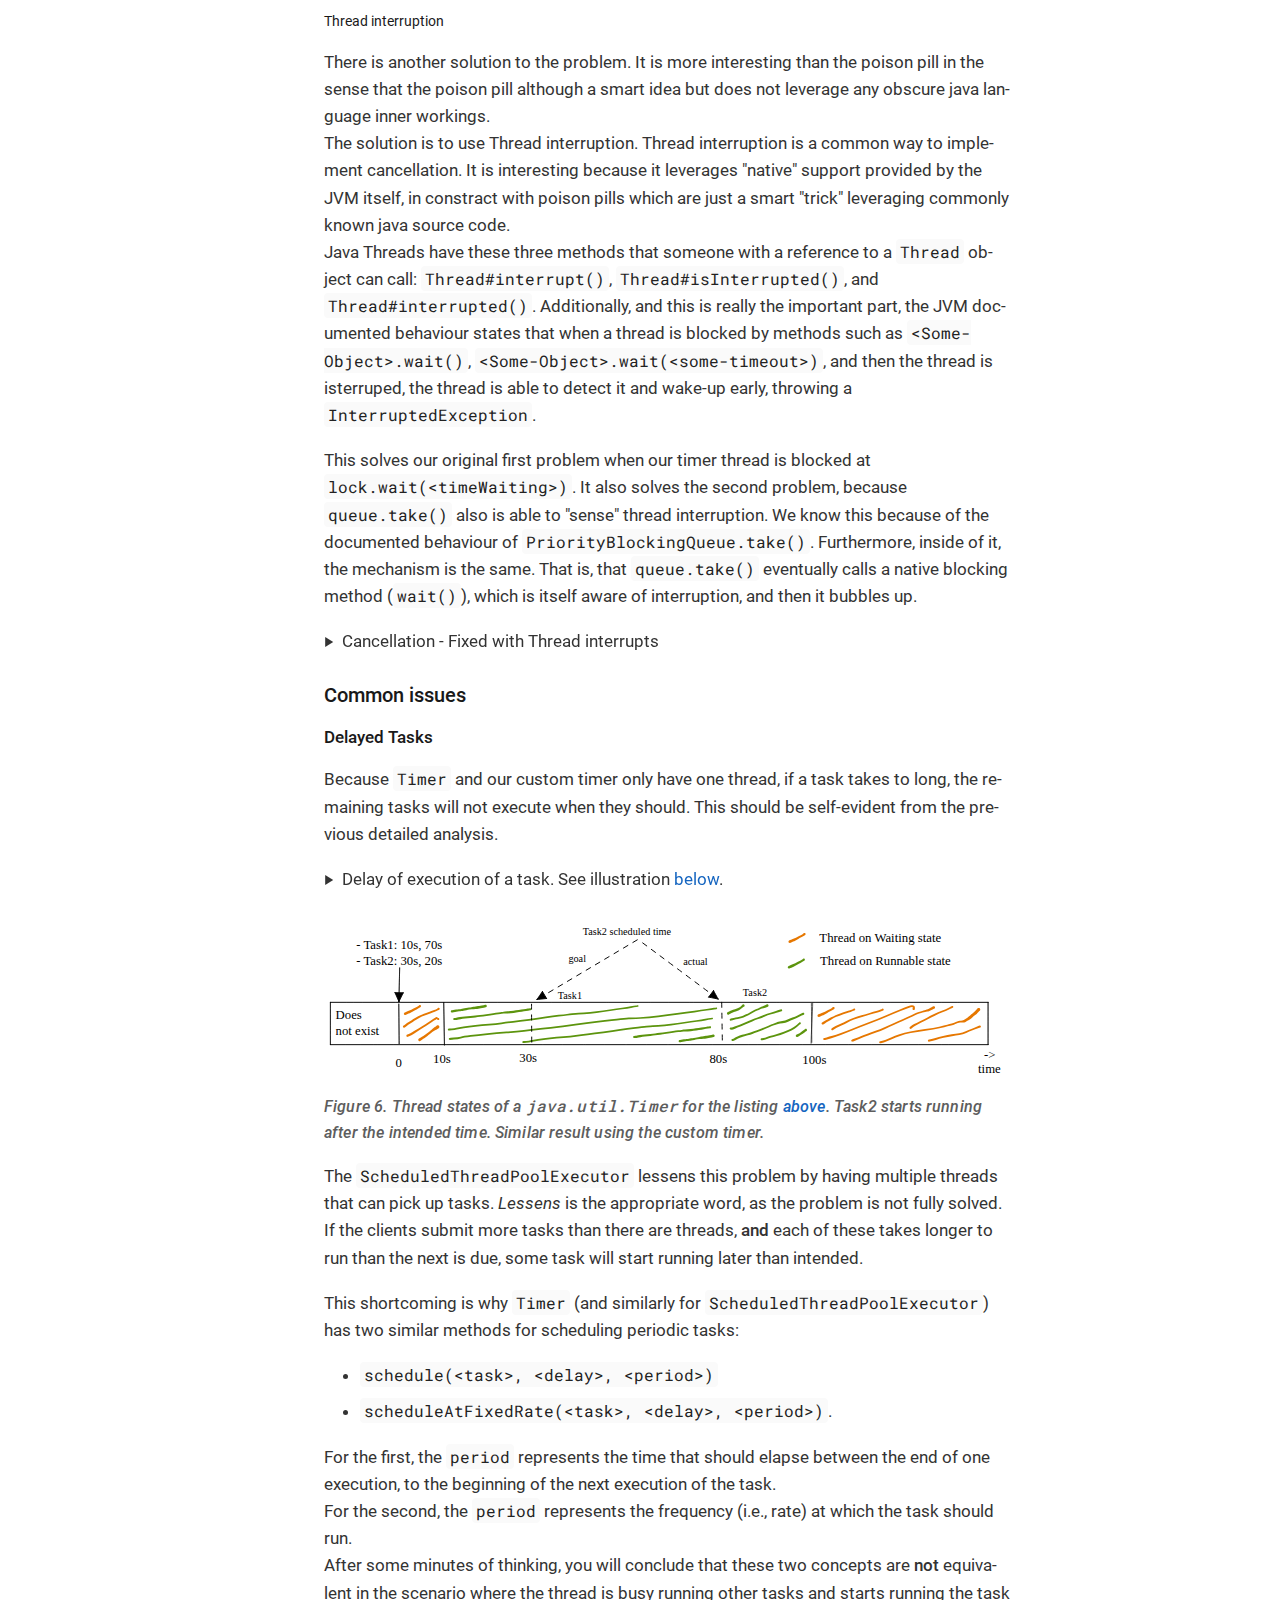
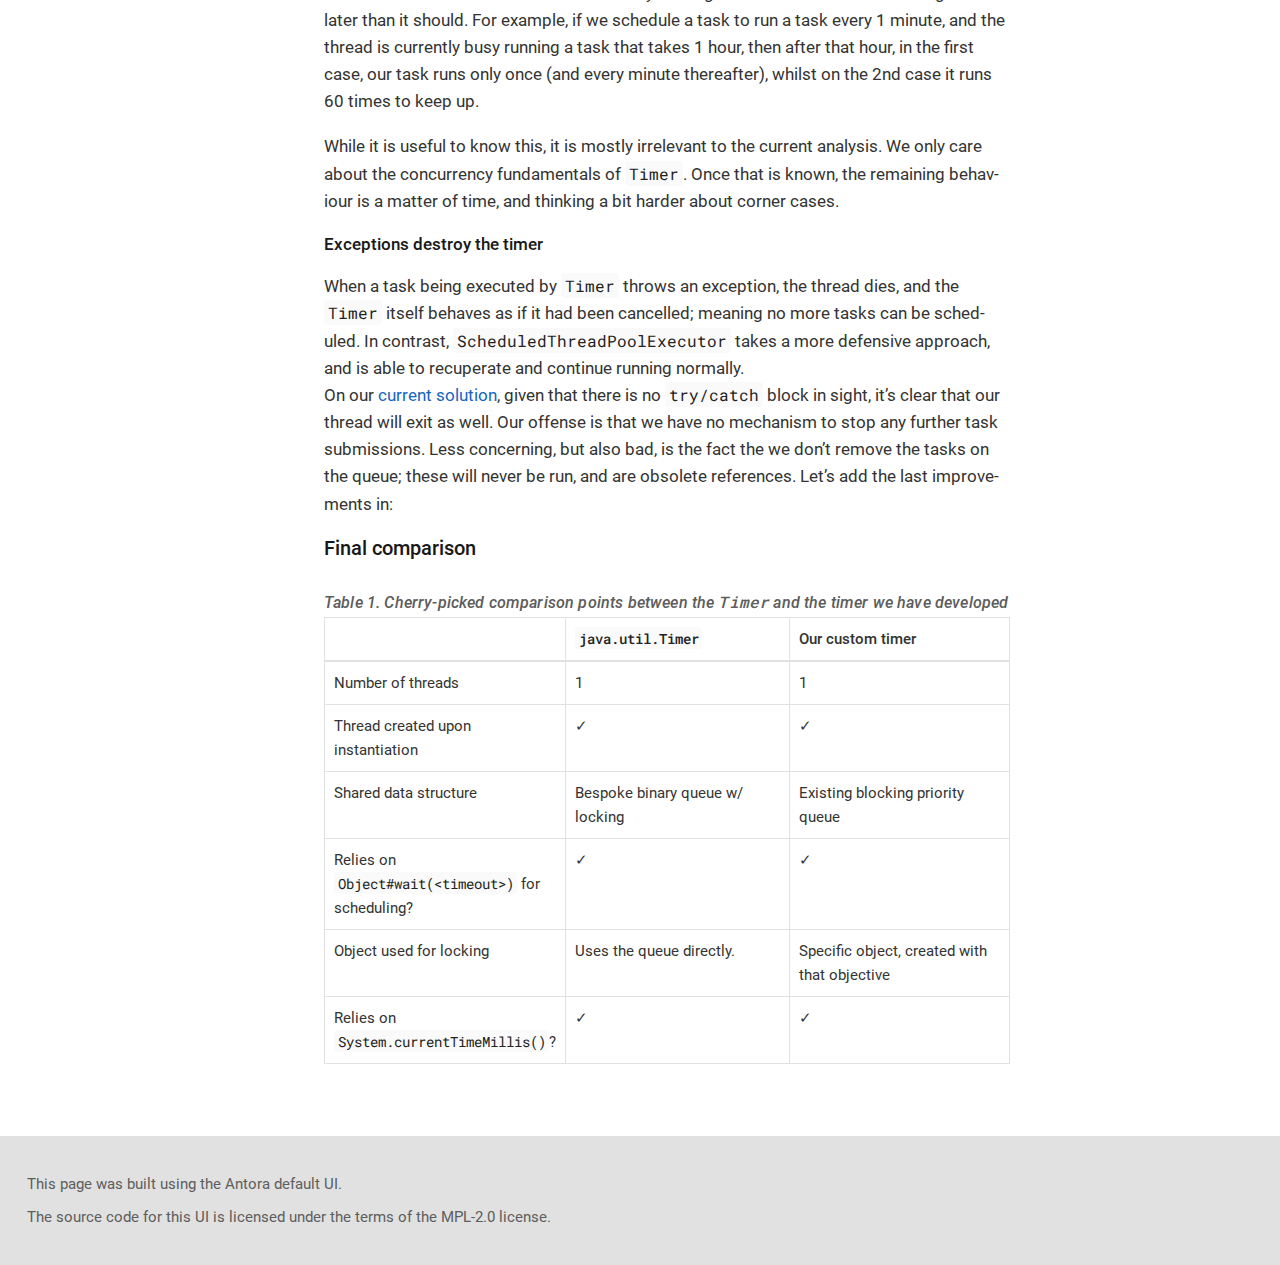
<file: javaTimer/index.html>
<!DOCTYPE html>
<meta charset="utf-8">
<script>location="javaTimer.html"</script>
<meta http-equiv="refresh" content="0; url=javaTimer.html">
<meta name="robots" content="noindex">
<title>Redirect Notice</title>
<h1>Redirect Notice</h1>
<p>The page you requested has been relocated to <a href="javaTimer.html">javaTimer.html</a>.</p>
</file>
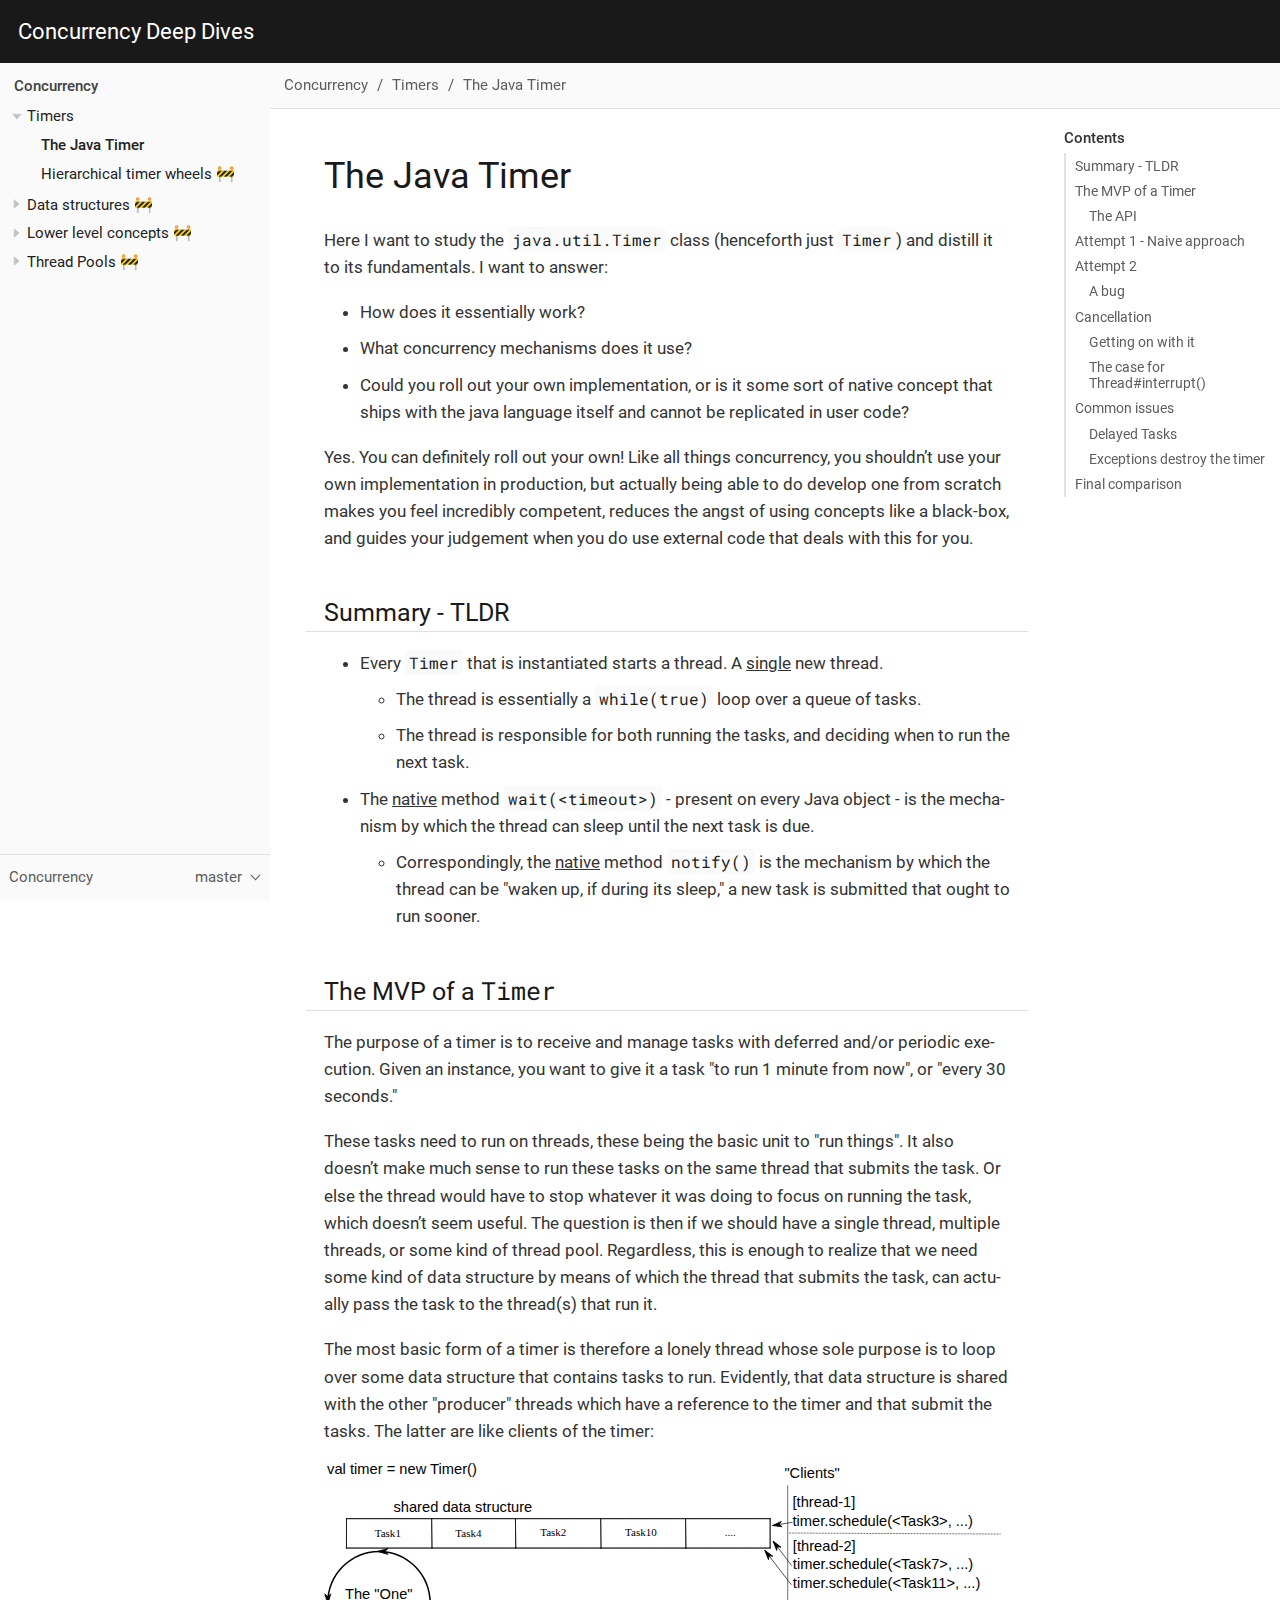
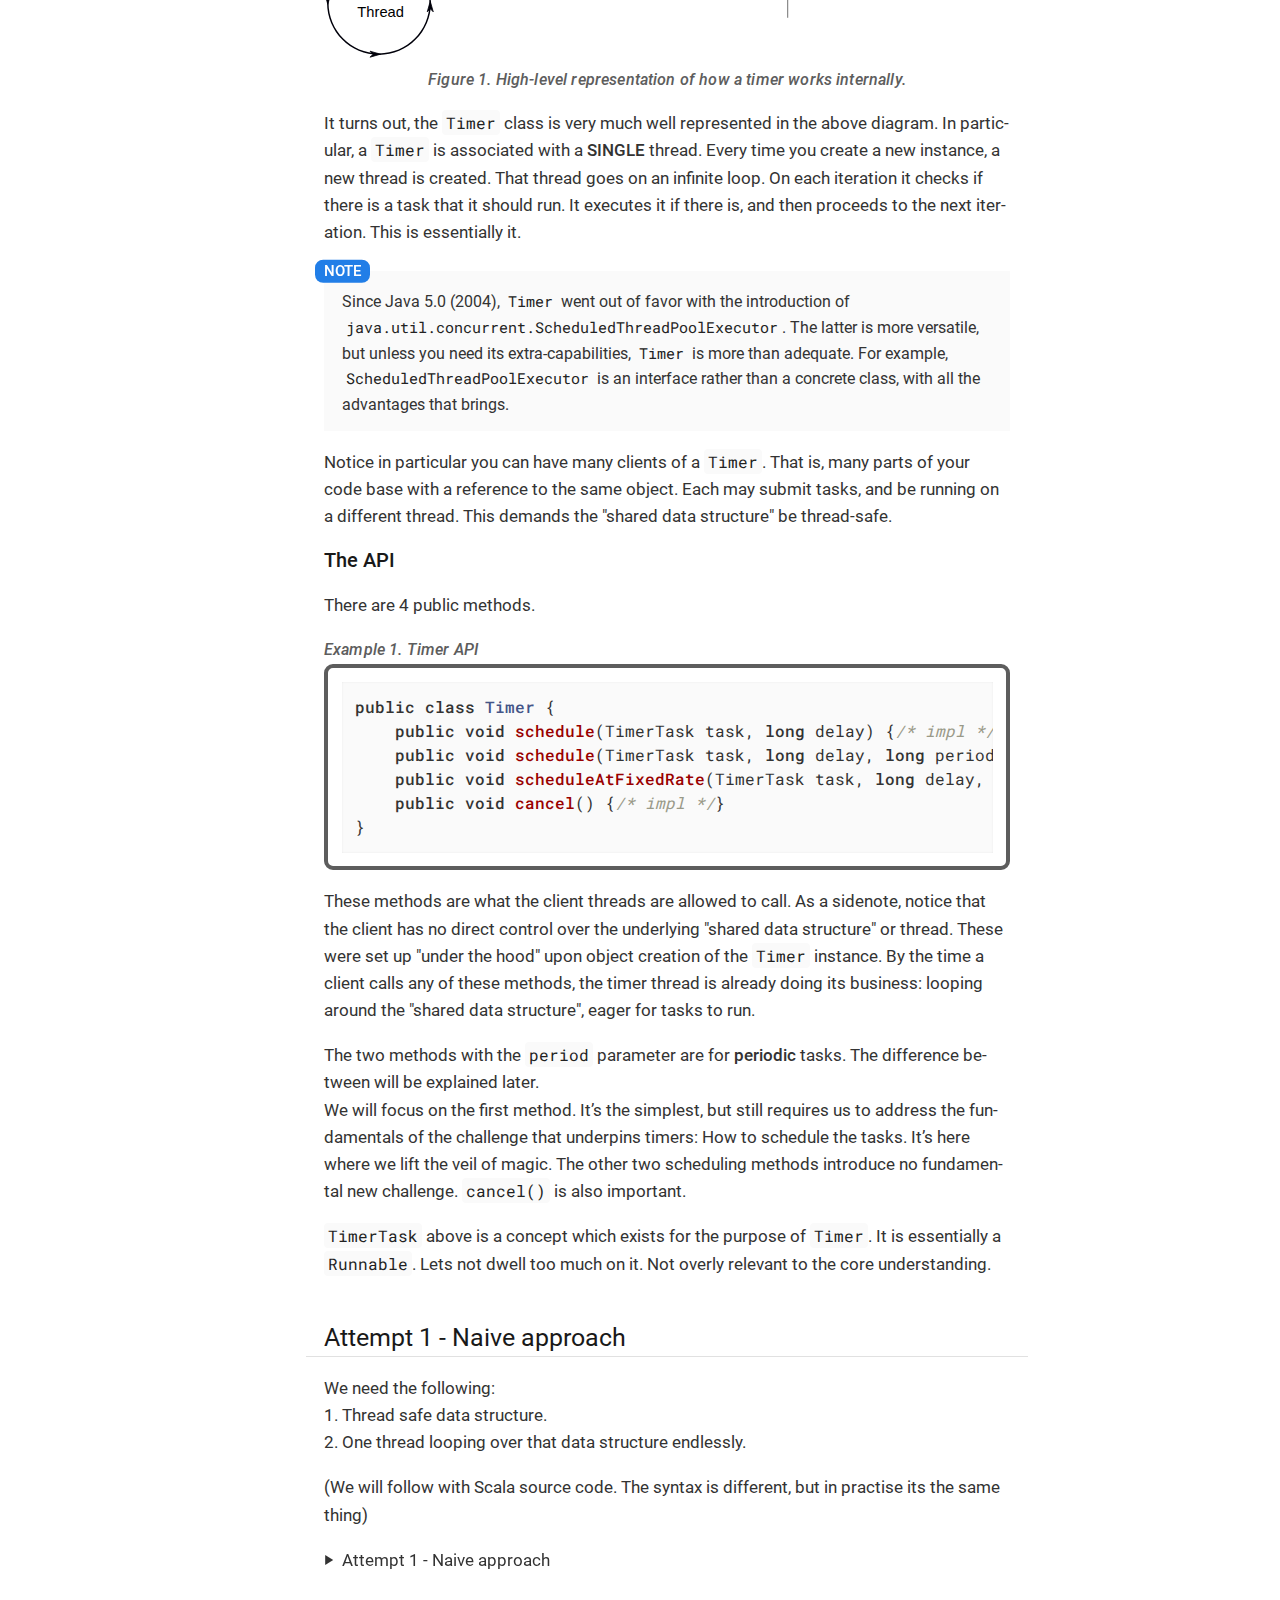
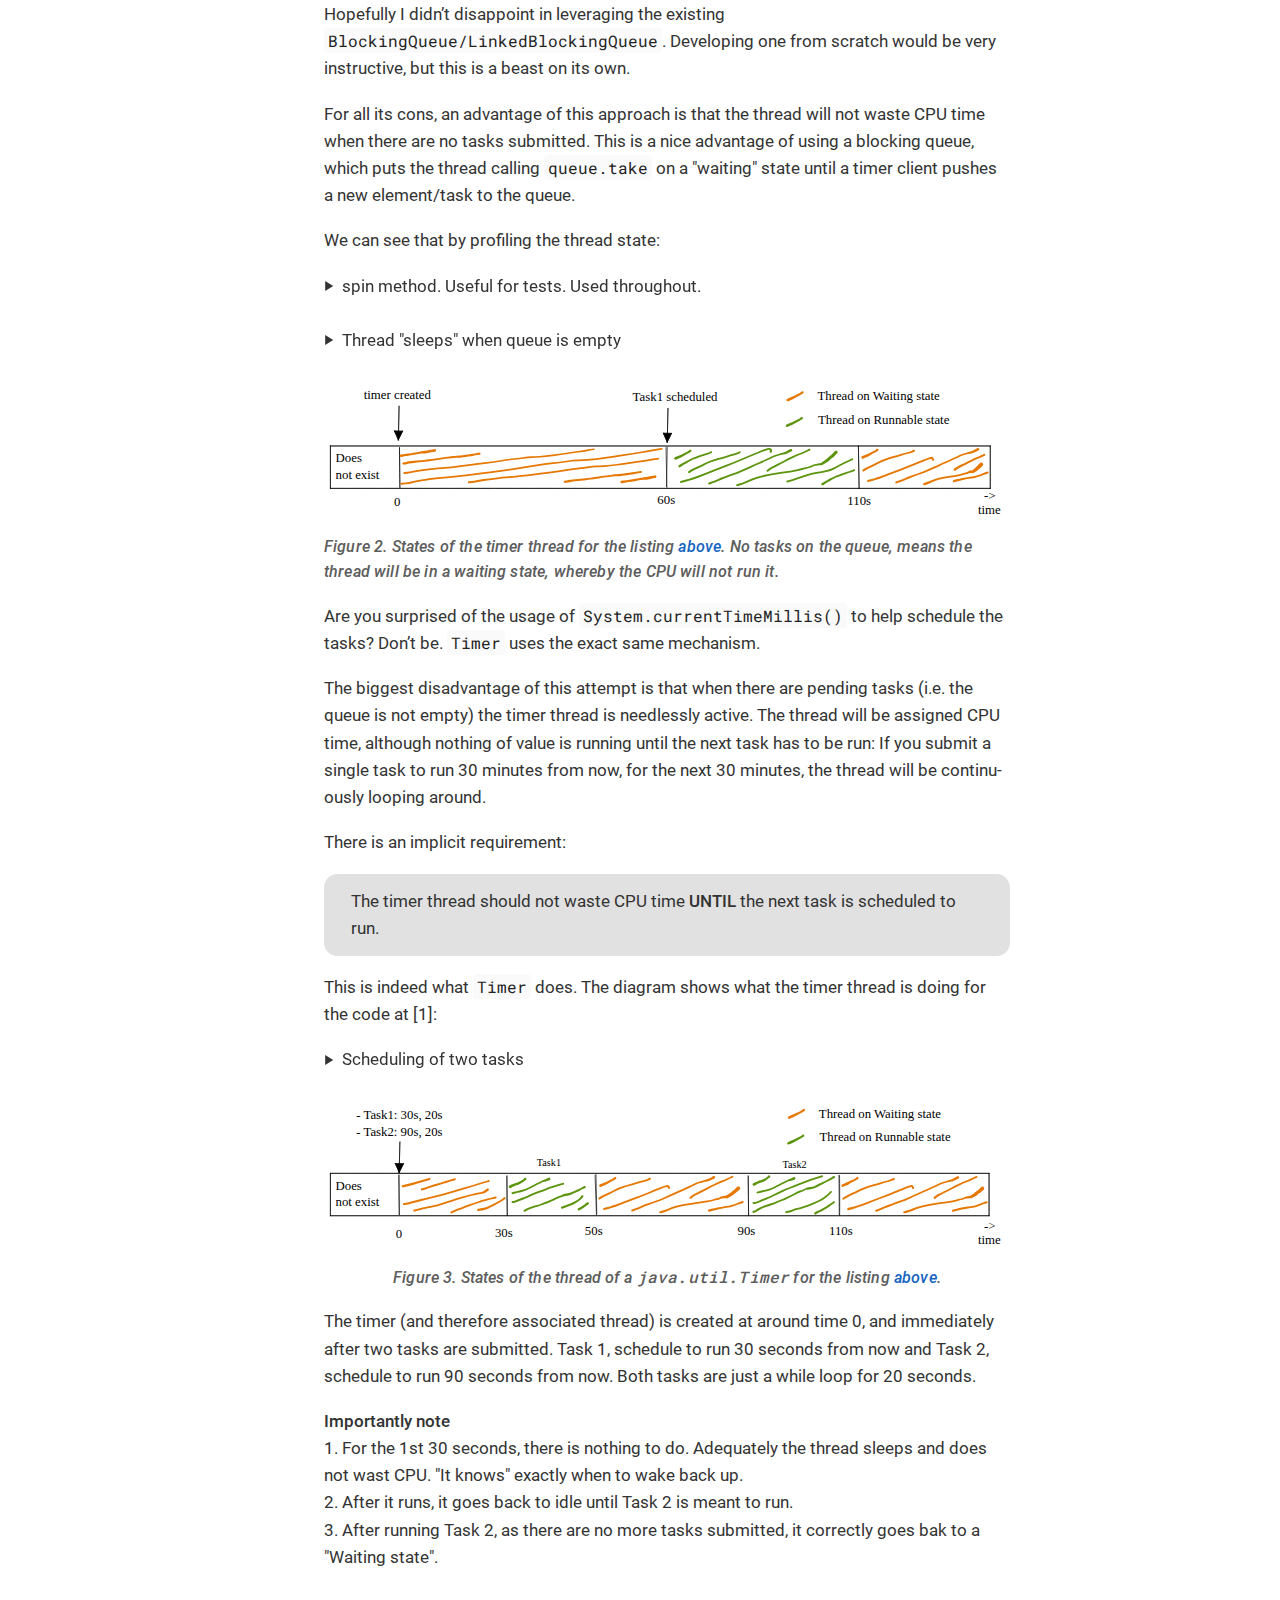
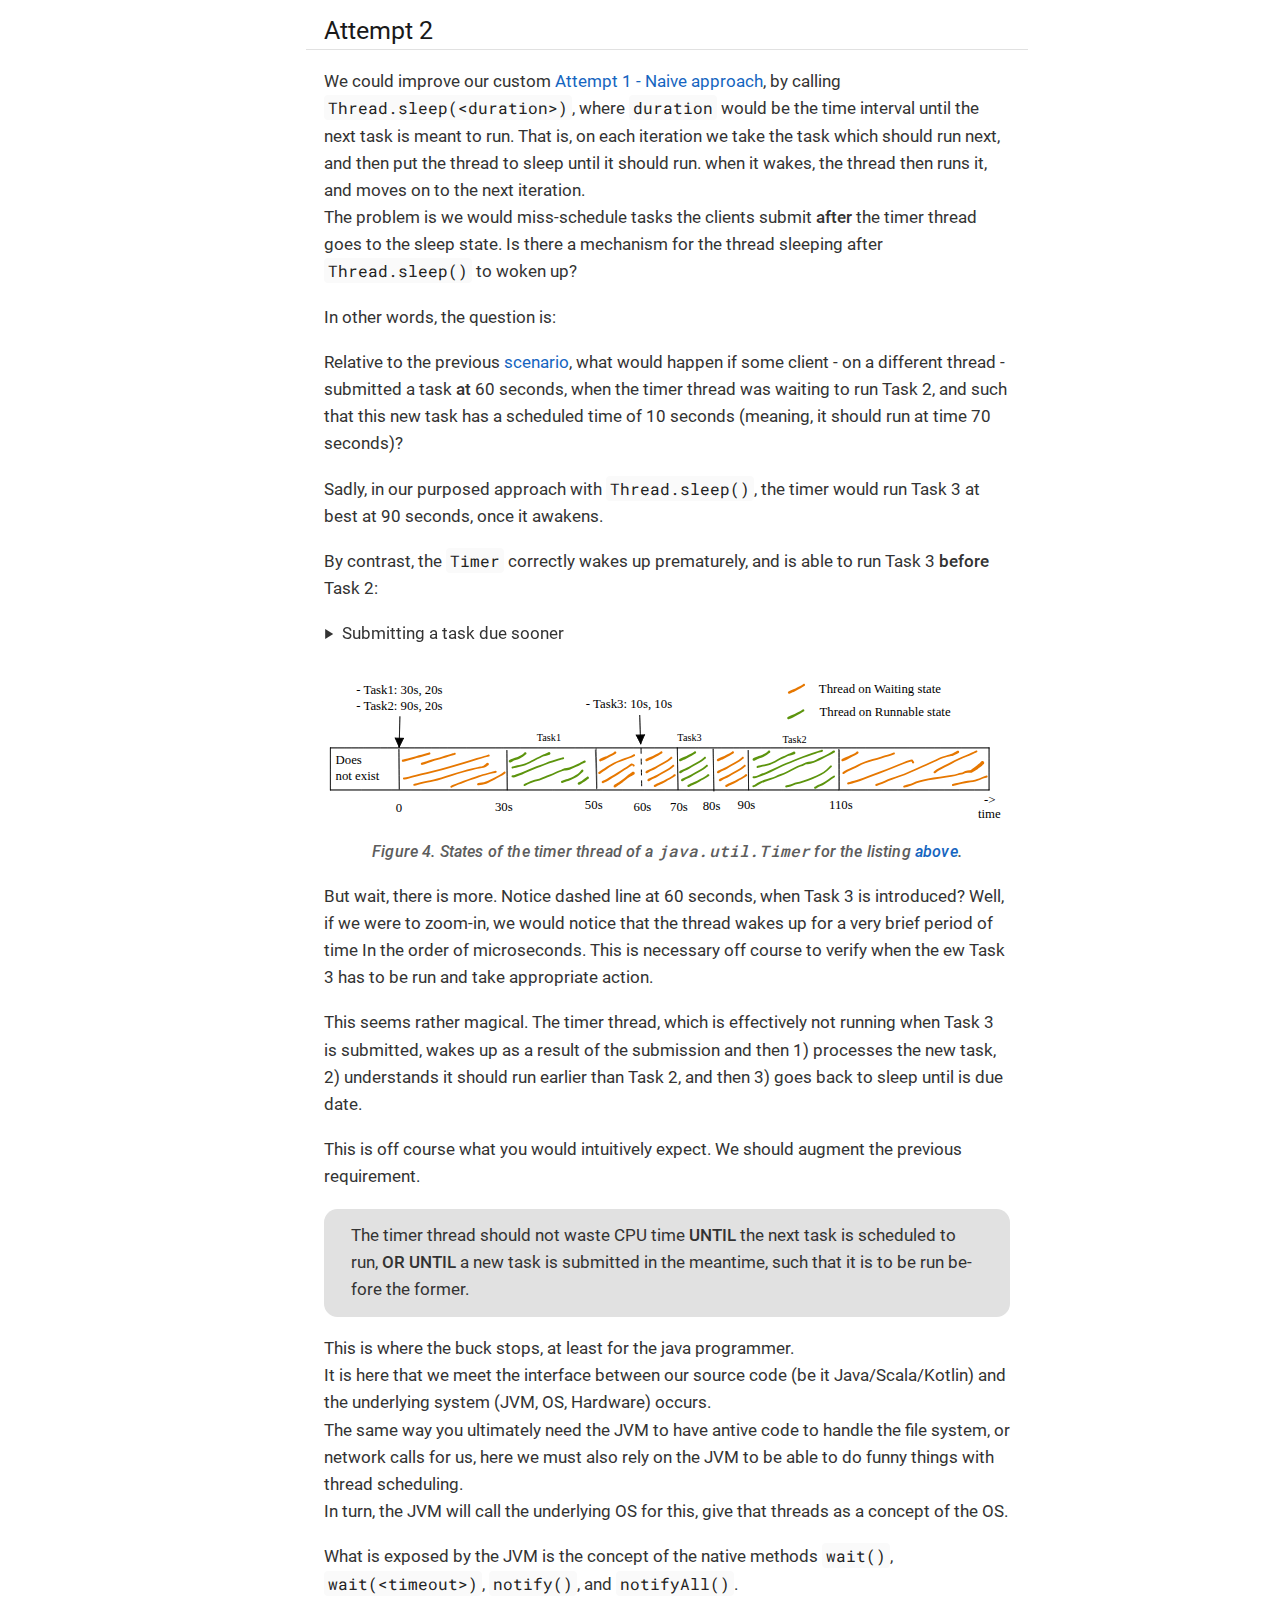
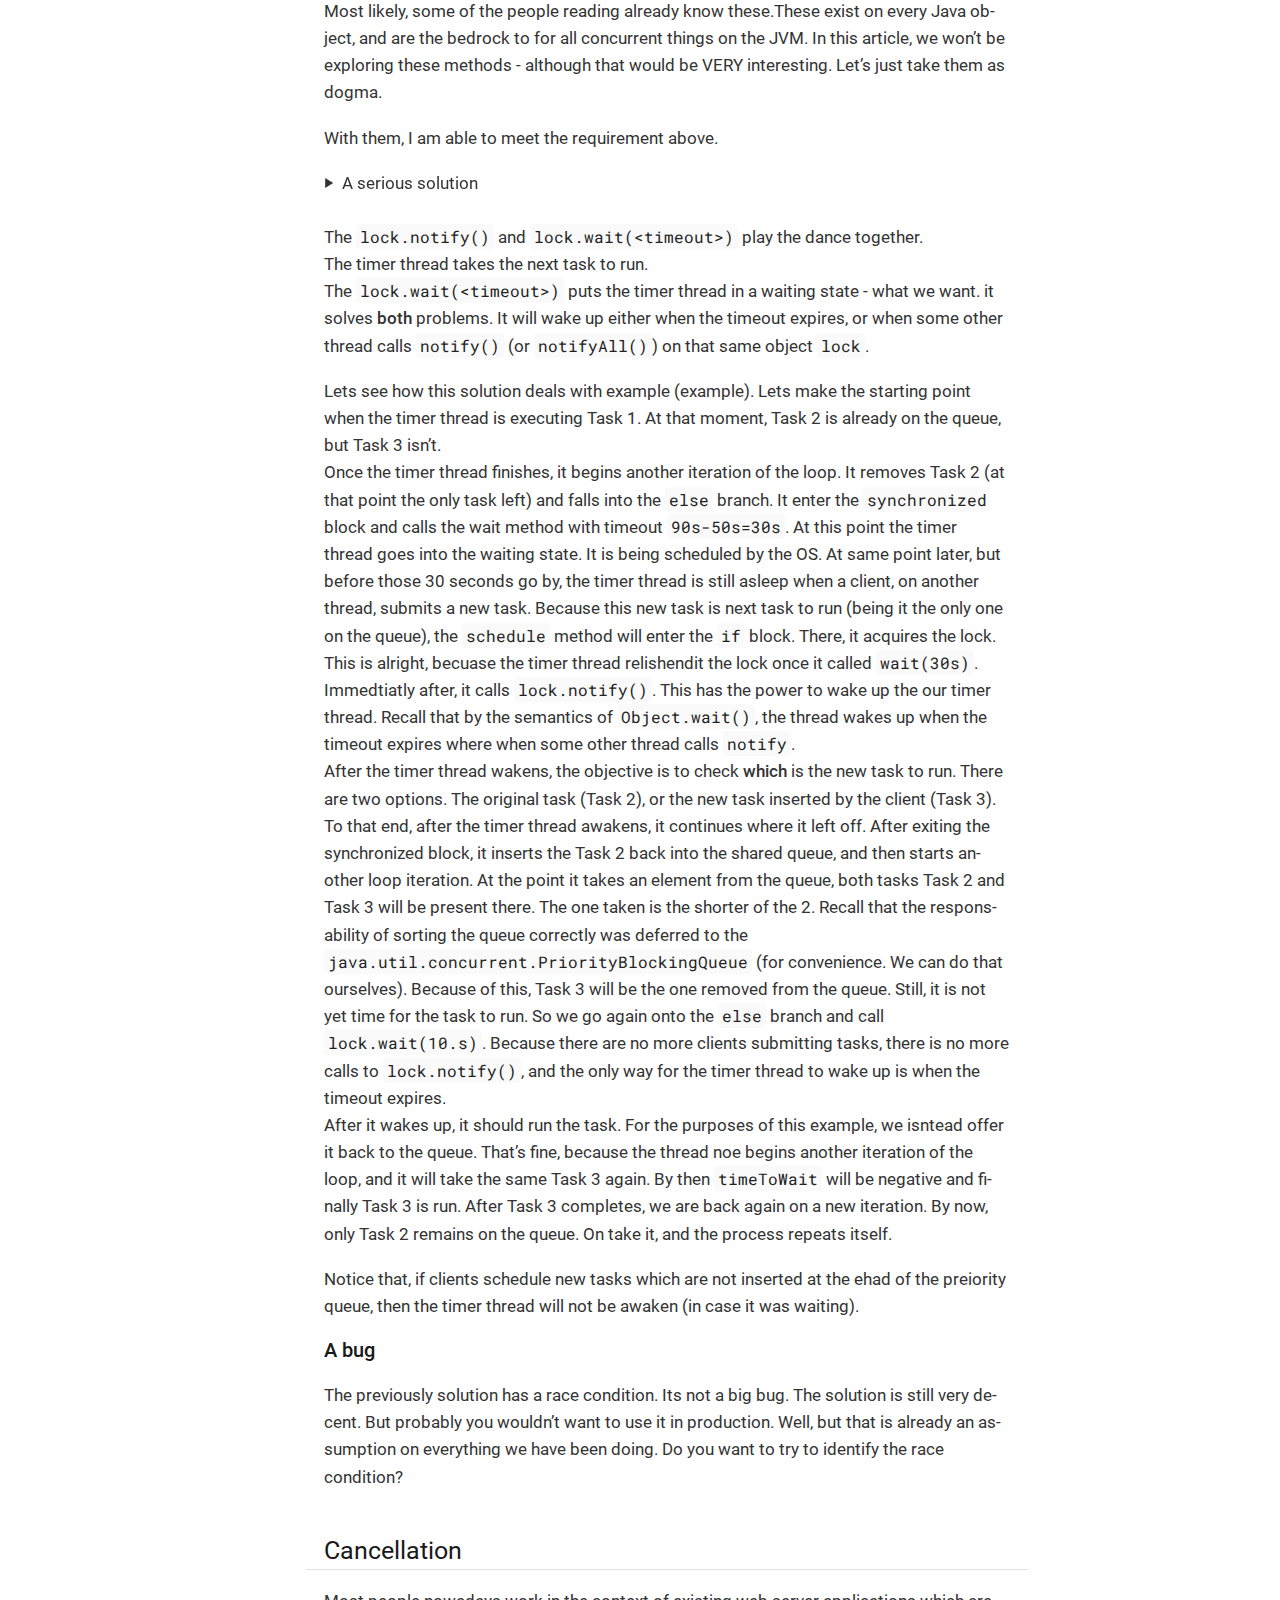
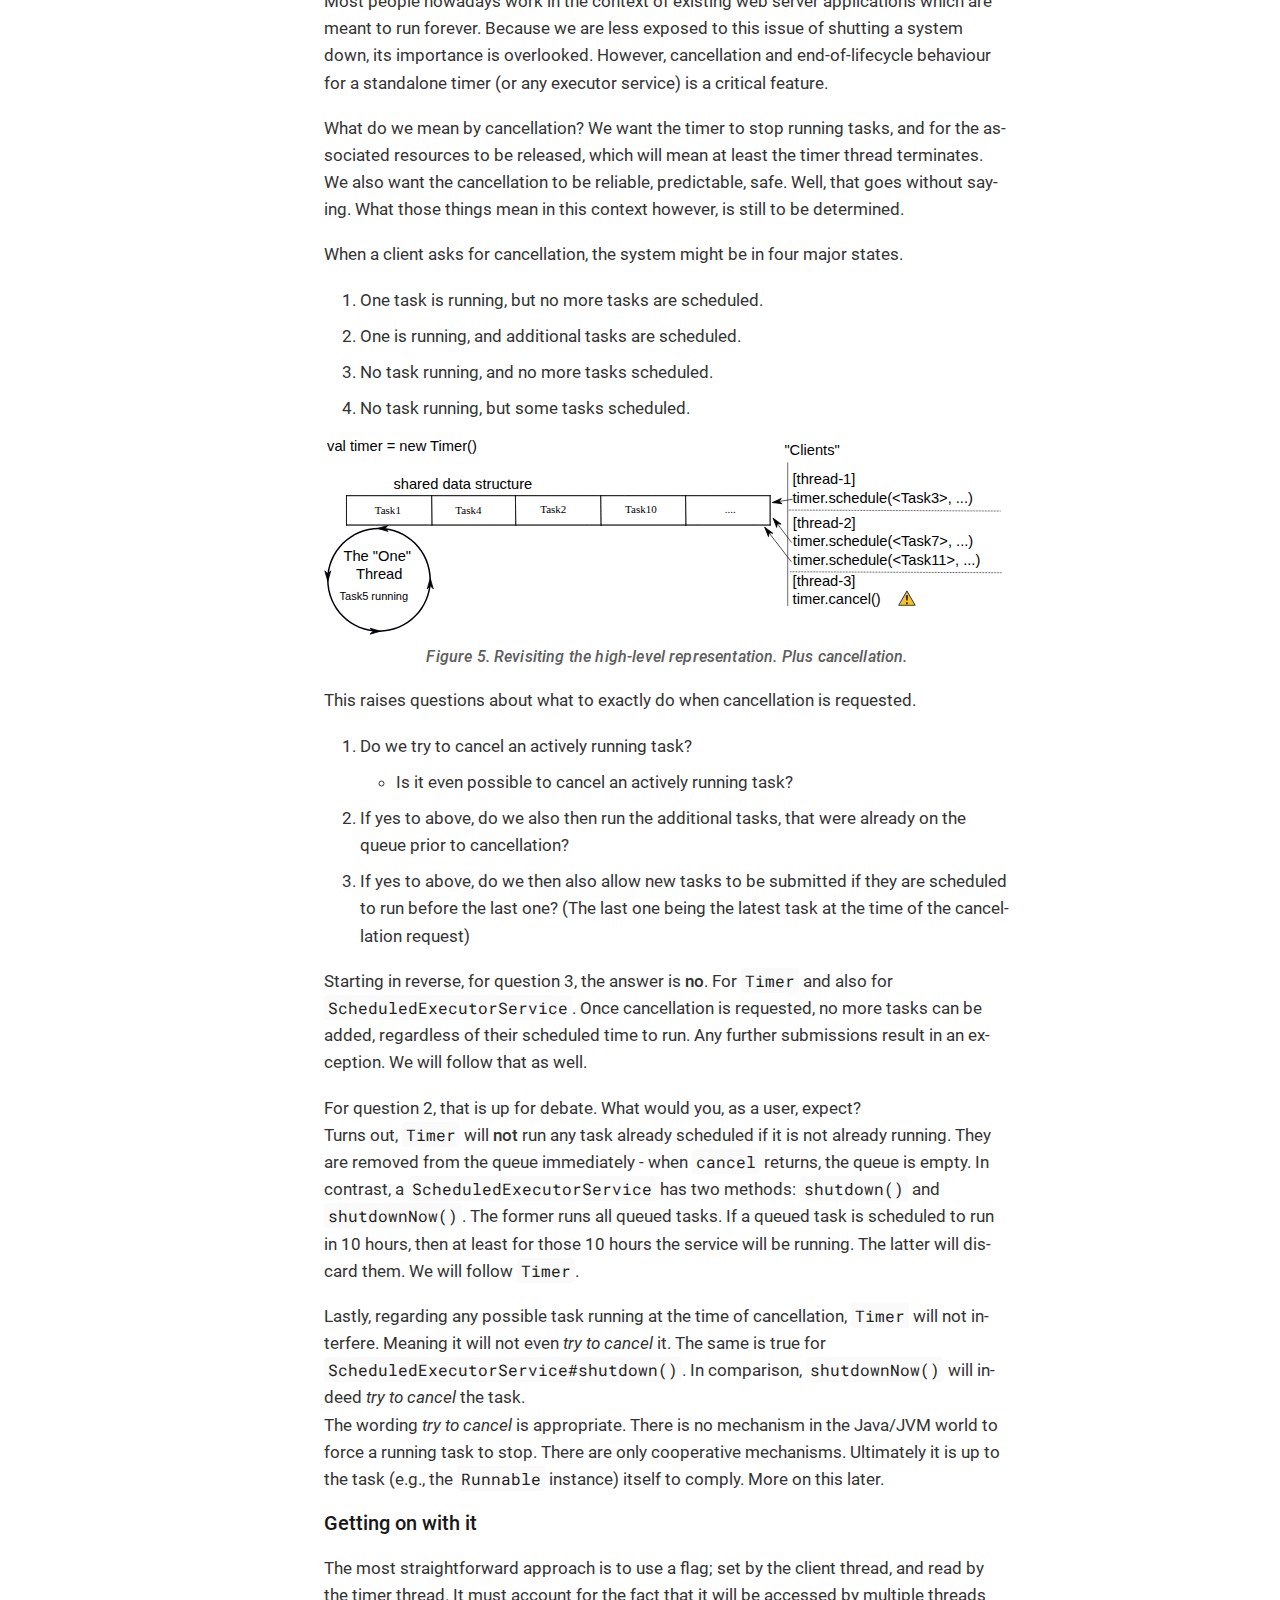
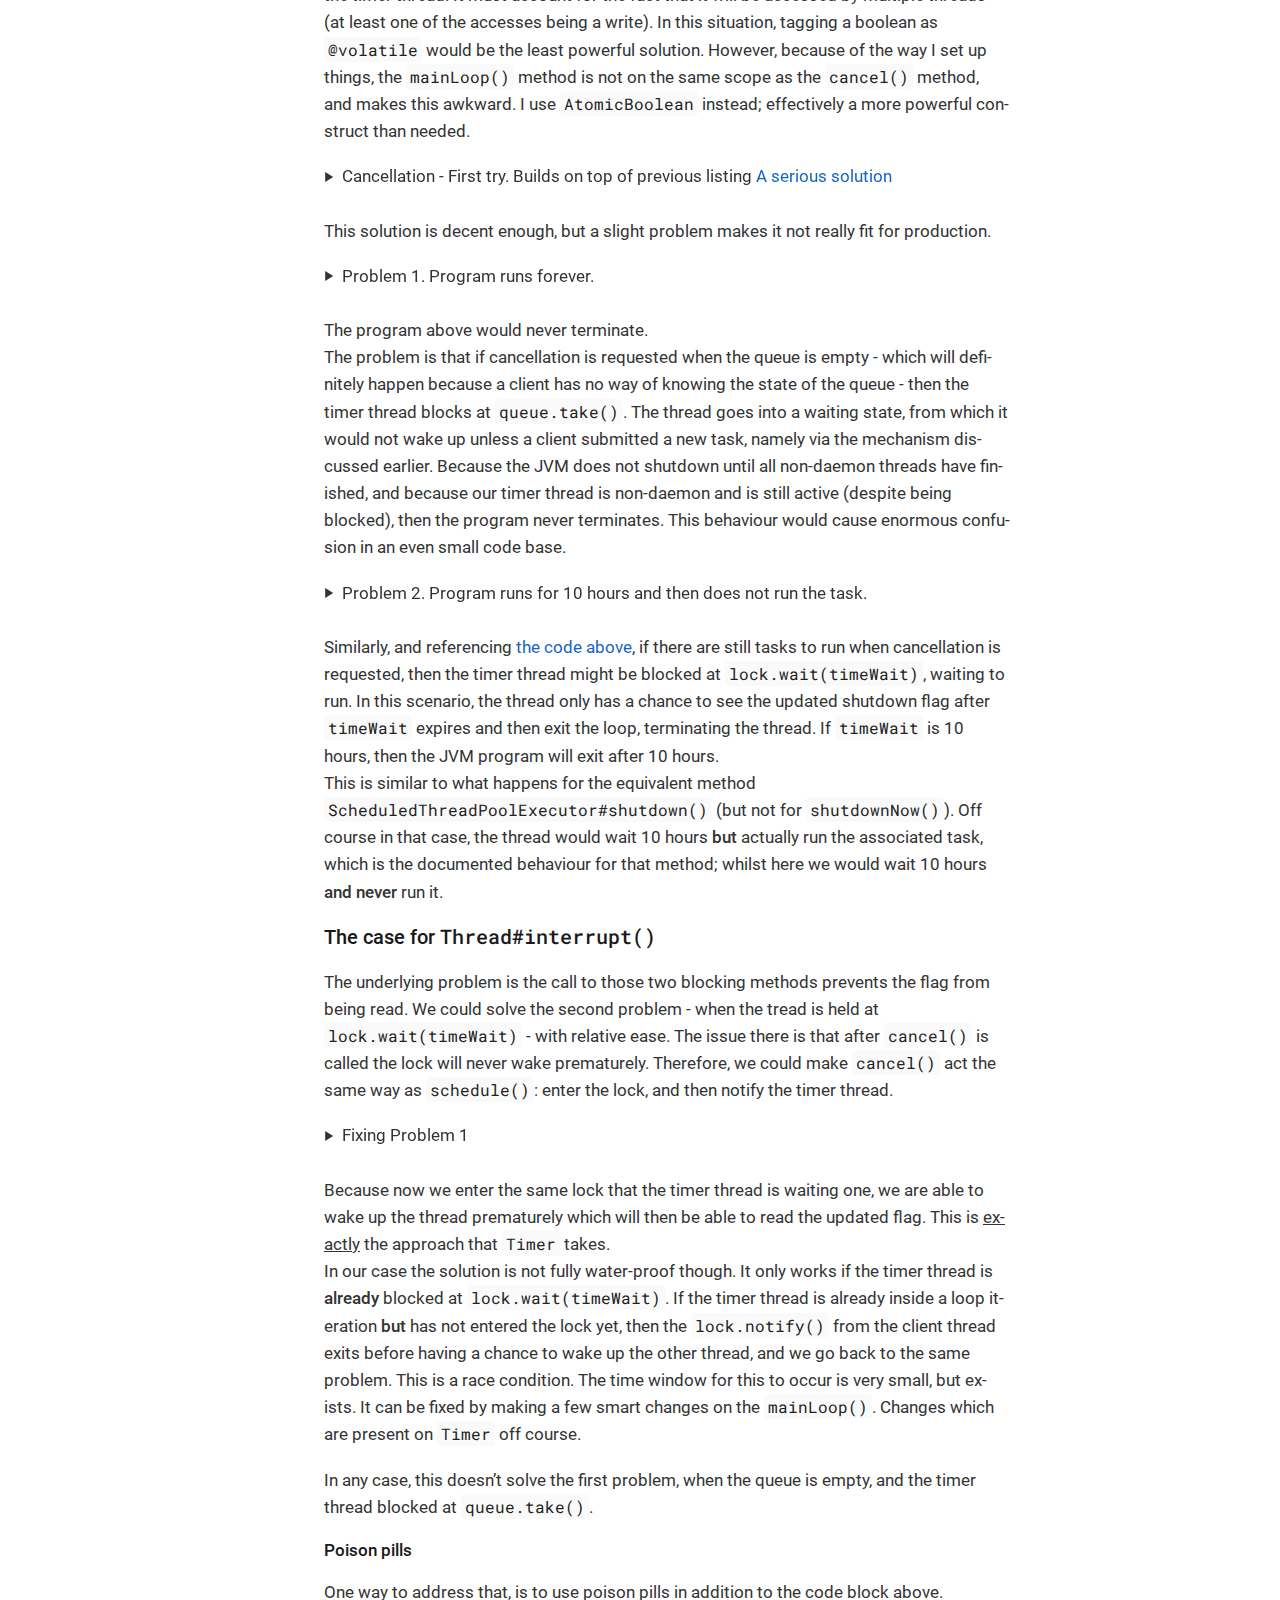
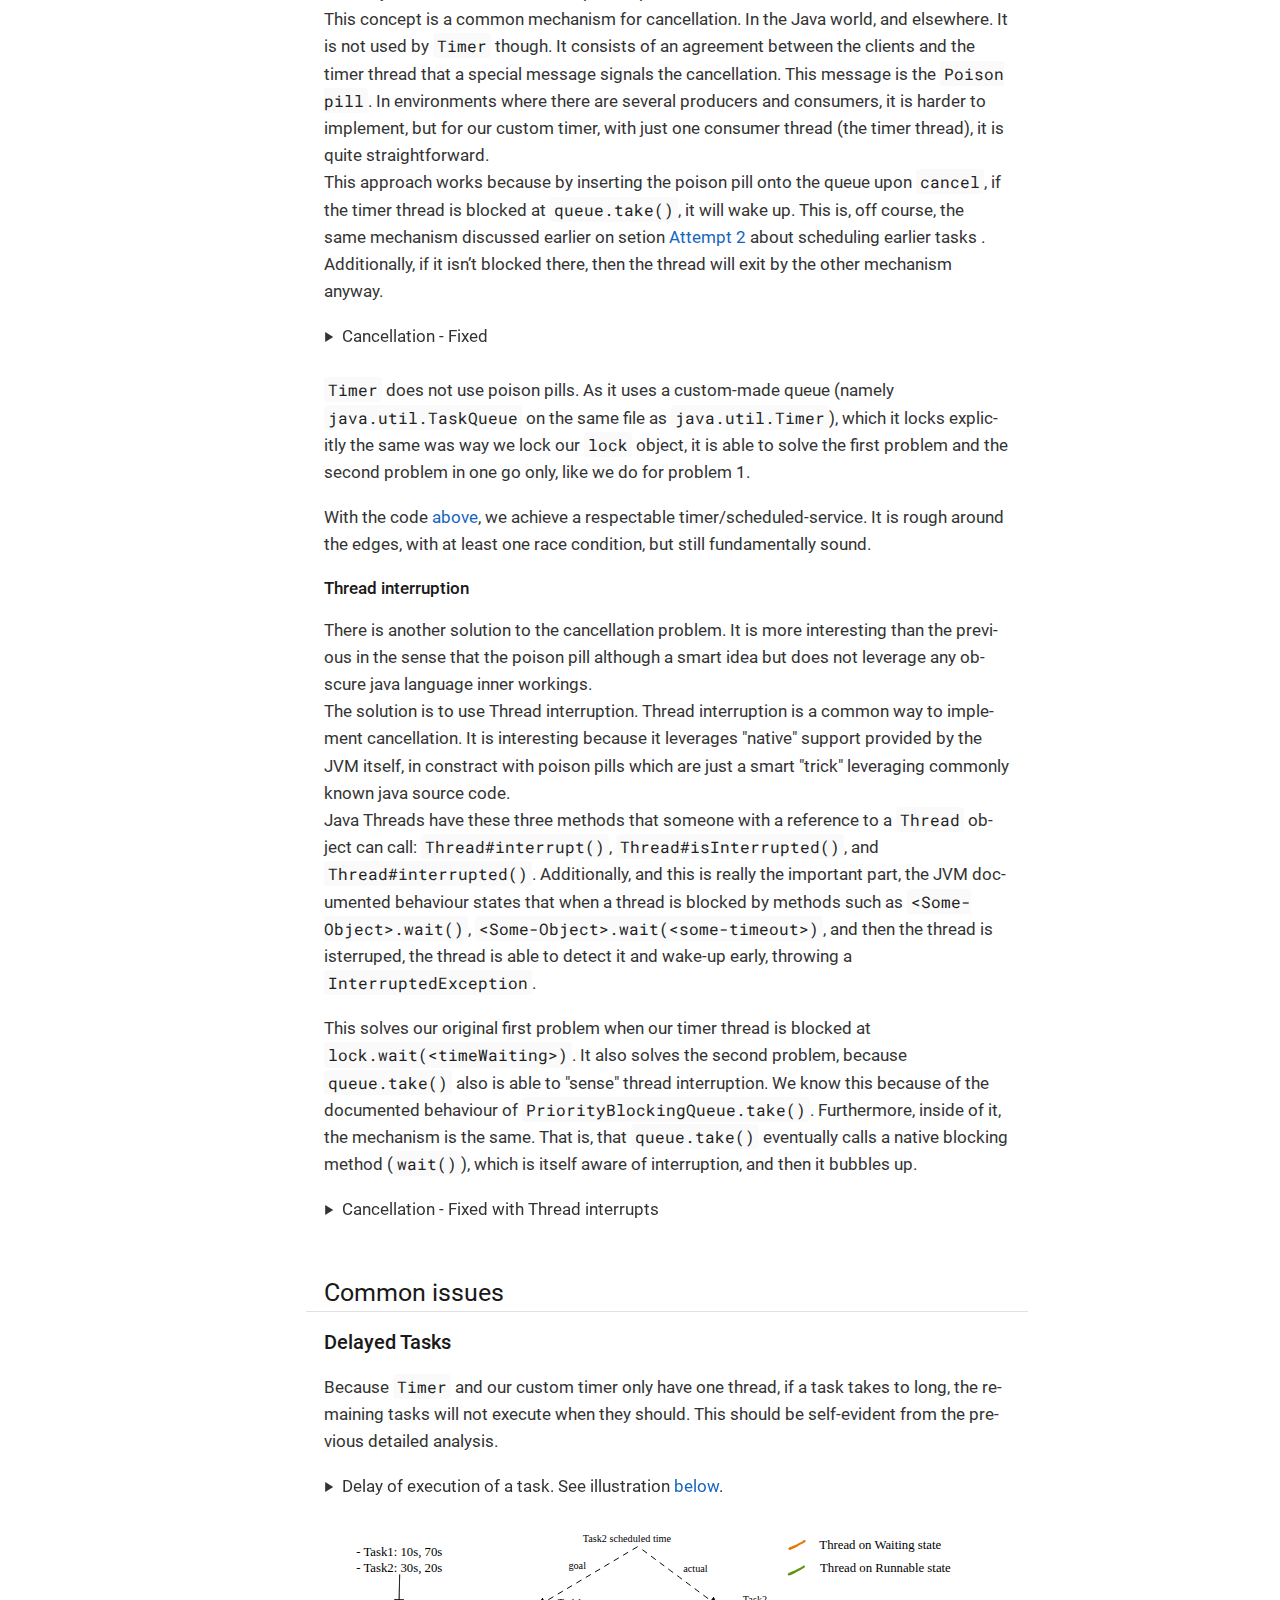
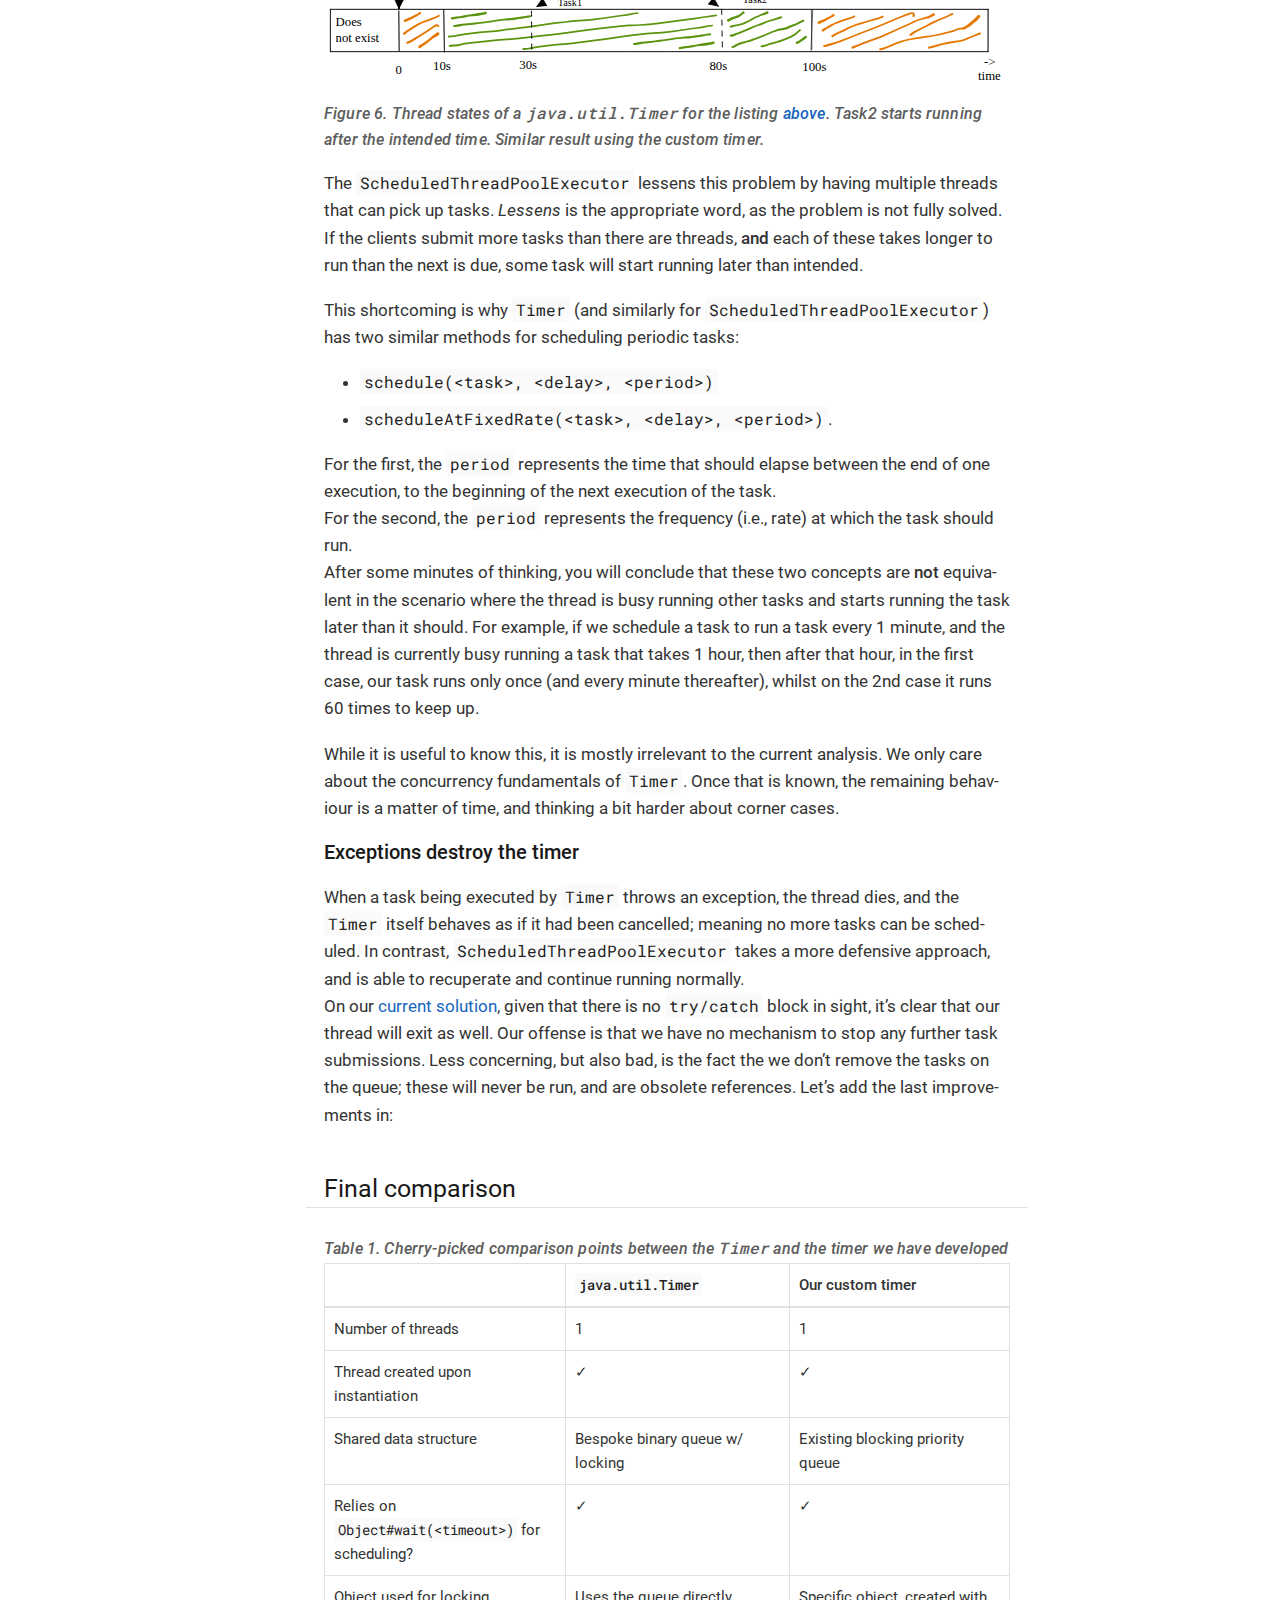
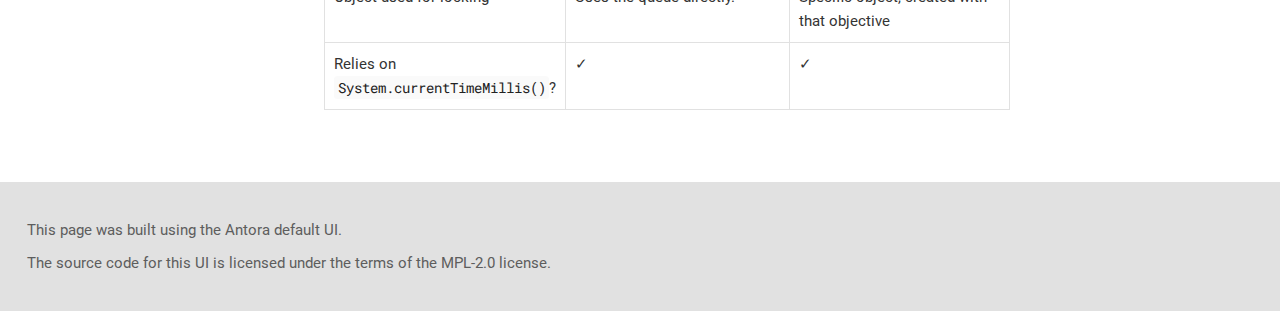
<file: concurrency/javaTimer.html>
<!DOCTYPE html>
<html lang="en">
  <head>
    <meta charset="utf-8">
    <meta name="viewport" content="width=device-width,initial-scale=1">
    <title>The Java Timer :: Concurrency Deep Dives</title>
    <link rel="canonical" href="https://cmhteixeira.com/concurrency/concurrency/javaTimer.html">
    <meta name="generator" content="Antora 3.0.1">
    <link rel="stylesheet" href="../_/css/site.css">
    <script>var uiRootPath = '../_'</script>
  </head>
  <body class="article">
<header class="header">
  <nav class="navbar">
    <div class="navbar-brand">
      <a class="navbar-item" href="https://cmhteixeira.com/concurrency">Concurrency Deep Dives</a>
      <button class="navbar-burger" data-target="topbar-nav">
        <span></span>
        <span></span>
        <span></span>
      </button>
    </div>
  </nav>
</header>
<div class="body">
<div class="nav-container" data-component="concurrency" data-version="master">
  <aside class="nav">
    <div class="panels">
<div class="nav-panel-menu is-active" data-panel="menu">
  <nav class="nav-menu">
    <h3 class="title"><a href="javaTimer.html">Concurrency</a></h3>
<ul class="nav-list">
  <li class="nav-item" data-depth="0">
<ul class="nav-list">
  <li class="nav-item" data-depth="1">
    <button class="nav-item-toggle"></button>
    <span class="nav-text">Timers</span>
<ul class="nav-list">
  <li class="nav-item is-current-page" data-depth="2">
    <a class="nav-link" href="javaTimer.html">The Java Timer</a>
  </li>
  <li class="nav-item" data-depth="2">
    <span class="nav-text">Hierarchical timer wheels 🚧</span>
  </li>
</ul>
  </li>
  <li class="nav-item" data-depth="1">
    <button class="nav-item-toggle"></button>
    <span class="nav-text">Data structures 🚧</span>
<ul class="nav-list">
  <li class="nav-item" data-depth="2">
    <button class="nav-item-toggle"></button>
    <span class="nav-text">To state management 🚧</span>
<ul class="nav-list">
  <li class="nav-item" data-depth="3">
    <span class="nav-text">Concurrent Maps 🚧</span>
  </li>
</ul>
  </li>
  <li class="nav-item" data-depth="2">
    <button class="nav-item-toggle"></button>
    <span class="nav-text">Thread communication 🚧</span>
<ul class="nav-list">
  <li class="nav-item" data-depth="3">
    <span class="nav-text">Treiber Stack 🚧</span>
  </li>
  <li class="nav-item" data-depth="3">
    <span class="nav-text">Priority Queue 🚧</span>
  </li>
  <li class="nav-item" data-depth="3">
    <span class="nav-text">FIFO queues 🚧</span>
  </li>
</ul>
  </li>
</ul>
  </li>
  <li class="nav-item" data-depth="1">
    <button class="nav-item-toggle"></button>
    <span class="nav-text">Lower level concepts 🚧</span>
<ul class="nav-list">
  <li class="nav-item" data-depth="2">
    <span class="nav-text">Mutexes and Conditional variables 🚧</span>
  </li>
  <li class="nav-item" data-depth="2">
    <span class="nav-text">Semaphores 🚧</span>
  </li>
  <li class="nav-item" data-depth="2">
    <span class="nav-text">Light switches 🚧</span>
  </li>
  <li class="nav-item" data-depth="2">
    <span class="nav-text">Barriers 🚧</span>
  </li>
  <li class="nav-item" data-depth="2">
    <span class="nav-text">Cyclic Barriers 🚧</span>
  </li>
  <li class="nav-item" data-depth="2">
    <span class="nav-text">Count-Down Latch 🚧</span>
  </li>
  <li class="nav-item" data-depth="2">
    <span class="nav-text">Futures and Promises 🚧</span>
  </li>
  <li class="nav-item" data-depth="2">
    <span class="nav-text">Lock Free Programming and CAS 🚧</span>
  </li>
</ul>
  </li>
  <li class="nav-item" data-depth="1">
    <button class="nav-item-toggle"></button>
    <span class="nav-text">Thread Pools 🚧</span>
<ul class="nav-list">
  <li class="nav-item" data-depth="2">
    <span class="nav-text">Your average thread pool 🚧</span>
  </li>
  <li class="nav-item" data-depth="2">
    <span class="nav-text">Work-Stealing thread pool 🚧</span>
  </li>
</ul>
  </li>
</ul>
  </li>
</ul>
  </nav>
</div>
<div class="nav-panel-explore" data-panel="explore">
  <div class="context">
    <span class="title">Concurrency</span>
    <span class="version">master</span>
  </div>
  <ul class="components">
    <li class="component is-current">
      <a class="title" href="javaTimer.html">Concurrency</a>
      <ul class="versions">
        <li class="version is-current is-latest">
          <a href="javaTimer.html">master</a>
        </li>
      </ul>
    </li>
  </ul>
</div>
    </div>
  </aside>
</div>
<main class="article">
<div class="toolbar" role="navigation">
    <button class="nav-toggle"></button>
    <nav class="breadcrumbs" aria-label="breadcrumbs">
  <ul>
    <li><a href="javaTimer.html">Concurrency</a></li>
    <li>Timers</li>
    <li><a href="javaTimer.html">The Java Timer</a></li>
  </ul>
</nav>
    </div>
  <div class="content">
<aside class="toc sidebar" data-title="Contents" data-levels="2">
  <div class="toc-menu"></div>
</aside>
<article class="doc">
<h1 class="page">The Java Timer</h1>
<div id="preamble">
<div class="sectionbody">
<div class="paragraph">
<p>Here I want to study the <code>java.util.Timer</code> class (henceforth just <code>Timer</code>) and distill it to its fundamentals. I want to answer:</p>
</div>
<div class="ulist">
<ul>
<li>
<p>How does it essentially work?</p>
</li>
<li>
<p>What concurrency mechanisms does it use?</p>
</li>
<li>
<p>Could you roll out your own implementation, or is it some sort of native concept that ships with the java language itself and cannot be replicated in user code?</p>
</li>
</ul>
</div>
<div class="paragraph">
<p>Yes. You can definitely roll out your own! Like all things concurrency, you shouldn&#8217;t use your own implementation in production, but actually being able to do develop one from scratch makes you feel incredibly competent, reduces the angst of using concepts like a black-box, and guides your judgement when you do use external code that deals with this for you.</p>
</div>
</div>
</div>
<div class="sect1">
<h2 id="_summary_tldr"><a class="anchor" href="#_summary_tldr"></a>Summary - TLDR</h2>
<div class="sectionbody">
<div class="ulist">
<ul>
<li>
<p>Every <code>Timer</code> that is instantiated starts a thread. A <span class="underline">single</span> new thread.</p>
<div class="ulist">
<ul>
<li>
<p>The thread is essentially a <code>while(true)</code> loop over a queue of tasks.</p>
</li>
<li>
<p>The thread is responsible for both running the tasks, and deciding when to run the next task.</p>
</li>
</ul>
</div>
</li>
<li>
<p>The <span class="underline">native</span> method <code>wait(&lt;timeout&gt;)</code> - present on every Java object - is the mechanism by which the thread can sleep until the next task is due.</p>
<div class="ulist">
<ul>
<li>
<p>Correspondingly, the <span class="underline">native</span>  method <code>notify()</code> is the mechanism by which the thread can be "waken up, if during its sleep," a new task is submitted that ought to run sooner.</p>
</li>
</ul>
</div>
</li>
</ul>
</div>
</div>
</div>
<div class="sect1">
<h2 id="_the_mvp_of_a_timer"><a class="anchor" href="#_the_mvp_of_a_timer"></a>The MVP of a <code>Timer</code></h2>
<div class="sectionbody">
<div class="paragraph">
<p>The purpose of a timer is to receive and manage tasks with deferred and/or periodic execution. Given an instance, you want to give it a task "to run 1 minute from now", or "every 30 seconds."</p>
</div>
<div class="paragraph">
<p>These tasks need to run on threads, these being the basic unit to "run things". It also doesn&#8217;t make much sense to run these tasks on the same thread that submits the task. Or else the thread would have to stop whatever it was doing to focus on running the task, which doesn&#8217;t seem useful. The question is then if we should have a single thread, multiple threads, or some kind of thread pool. Regardless, this is enough to realize that we need some kind of data structure by means of which the thread that submits the task, can actually pass the task to the thread(s) that run it.</p>
</div>
<div class="paragraph">
<p>The most basic form of a timer is therefore a lonely thread whose sole purpose is to loop over some data structure that contains tasks to run. Evidently, that data structure is shared with the other "producer" threads which have a reference to the timer and that submit the tasks. The latter are like clients of the timer:</p>
</div>
<div class="imageblock">
<div class="content">
<img src="_images/Overview.svg" alt="Overview">
</div>
<div class="title">Figure 1. High-level representation of how a timer works internally.</div>
</div>
<div class="paragraph">
<p>It turns out, the <code>Timer</code> class is very much well represented in the above diagram. In particular, a <code>Timer</code> is associated with a <strong>SINGLE</strong> thread. Every time you create a new instance, a new thread is created. That thread goes on an infinite loop. On each iteration it checks if there is a task that it should run. It executes it if there is, and then proceeds to the next iteration. This is essentially it.</p>
</div>
<div class="admonitionblock note">
<table>
<tr>
<td class="icon">
<i class="fa icon-note" title="Note"></i>
</td>
<td class="content">
<div class="paragraph">
<p>Since Java 5.0 (2004), <code>Timer</code> went out of favor with the introduction of <code>java.util.concurrent.ScheduledThreadPoolExecutor</code>. The latter is more versatile, but unless you need its extra-capabilities, <code>Timer</code> is more than adequate. For example, <code>ScheduledThreadPoolExecutor</code> is an interface rather than a concrete class, with all the advantages that brings.</p>
</div>
</td>
</tr>
</table>
</div>
<div class="paragraph">
<p>Notice in particular you can have many clients of a <code>Timer</code>. That is, many parts of your code base with a reference to the same object. Each may submit tasks, and be running on a different thread. This demands the "shared data structure" be thread-safe.</p>
</div>
<div class="sect2">
<h3 id="_the_api"><a class="anchor" href="#_the_api"></a>The API</h3>
<div class="paragraph">
<p>There are 4 public methods.</p>
</div>
<div class="exampleblock">
<div class="title">Example 1. Timer API</div>
<div class="content">
<div class="listingblock">
<div class="content">
<pre class="highlightjs highlight"><code class="language-java hljs" data-lang="java">public class Timer {
    public void schedule(TimerTask task, long delay) {/* impl */}
    public void schedule(TimerTask task, long delay, long period) {/* impl */}
    public void scheduleAtFixedRate(TimerTask task, long delay, long period) {/* impl */}
    public void cancel() {/* impl */}
}</code></pre>
</div>
</div>
</div>
</div>
<div class="paragraph">
<p>These methods are what the client threads are allowed to call. As a sidenote, notice that the client has no direct control over the underlying "shared data structure" or thread. These were set up "under the hood" upon object creation of the <code>Timer</code> instance. By the time a client calls any of these methods, the timer thread is already doing its business: looping around the "shared data structure", eager for tasks to run.</p>
</div>
<div class="paragraph">
<p>The two methods with the <code>period</code> parameter are for <strong>periodic</strong> tasks. The difference between will be explained later.<br>
We will focus on the first method. It&#8217;s the simplest, but still requires us to address the fundamentals of the challenge that underpins timers: How to schedule the tasks.  It&#8217;s here where we lift the veil of magic. The other two scheduling methods introduce no fundamental new challenge. <code>cancel()</code> is also important.</p>
</div>
<div class="paragraph">
<p><code>TimerTask</code> above is a concept which exists for the purpose of <code>Timer</code>. It is essentially a <code>Runnable</code>. Lets not dwell too much on it. Not overly relevant to the core understanding.</p>
</div>
</div>
</div>
</div>
<div class="sect1">
<h2 id="_attempt_1_naive_approach"><a class="anchor" href="#_attempt_1_naive_approach"></a>Attempt 1 - Naive approach</h2>
<div class="sectionbody">
<div class="paragraph">
<p>We need the following:<br>
1. Thread safe data structure.<br>
2. One thread looping over that data structure endlessly.</p>
</div>
<div class="paragraph">
<p>(We will follow with Scala source code. The syntax is different, but in practise its the same thing)</p>
</div>
<details>
<summary class="title">Attempt 1 - Naive approach</summary>
<div class="content">
<div class="listingblock">
<div class="content">
<pre class="highlightjs highlight"><code class="language-scala hljs" data-lang="scala">import java.util.concurrent.{BlockingQueue, LinkedBlockingQueue}

class CustomTimer private (queue: BlockingQueue[(Runnable, Long)]) {
  def schedule(runnable: Runnable, delay: Long): Unit = {
    val task = (runnable, System.currentTimeMillis() + delay)
    queue.put(task)
  }
}

object CustomTimer {

  def apply(threadName: String): CustomTimer = {
    val queue = new LinkedBlockingQueue[(Runnable, Long)]()

    def mainLoop(): Unit =
      while (true) {
        val tuple @ (runnableTask, whenToRun) = queue.take()
        if (System.currentTimeMillis() &gt; whenToRun) runnableTask.run()
        else queue.put(tuple)
      }

    val timerThread = new Thread(new Runnable { def run(): Unit = mainLoop() })
    timerThread.setName(threadName)
    timerThread.setDaemon(false)
    timerThread.start()
    new CustomTimer(queue)
  }
}</code></pre>
</div>
</div>
</div>
</details>
<div class="paragraph">
<p>Hopefully I didn&#8217;t disappoint in leveraging the existing <code>BlockingQueue/LinkedBlockingQueue</code>. Developing one from scratch would be very instructive, but this is a beast on its own.</p>
</div>
<div class="paragraph">
<p>For all its cons, an advantage of this approach is that the thread will not waste CPU time when there are no tasks submitted. This is a nice advantage of using a blocking queue, which puts the thread calling <code>queue.take</code> on a "waiting" state until a timer client pushes a new element/task to the queue.</p>
</div>
<div class="paragraph">
<p>We can see that by profiling the thread state:</p>
</div>
<details>
<summary class="title">spin method. Useful for tests. Used throughout.</summary>
<div class="content">
<div class="listingblock">
<div class="content">
<pre class="highlightjs highlight"><code class="language-scala hljs" data-lang="scala">import scala.concurrent.duration._

def spin(duration: Duration): Unit = {
  val stopSpinning = System.currentTimeMillis() + duration.toMillis
  while (System.currentTimeMillis() &lt; stopSpinning) {}
}</code></pre>
</div>
</div>
</div>
</details>
<details id="threadSleepsWhenQueueEmpty">
<summary class="title">Thread "sleeps" when queue is empty</summary>
<div class="content">
<div class="listingblock">
<div class="content">
<pre class="highlightjs highlight"><code class="language-scala hljs" data-lang="scala">import scala.concurrent.duration._

object SomeTests extends App {
  val customTimer = CustomTimer("FooBarThread") <i class="conum" data-value="1"></i><b>(1)</b>

  spin(1.minute) <i class="conum" data-value="2"></i><b>(2)</b>

  customTimer.schedule(
    new Runnable { def run(): Unit = spin(20.seconds) },
    30.second.toMillis
  )

}</code></pre>
</div>
</div>
<div class="colist arabic">
<table>
<tr>
<td><i class="conum" data-value="1"></i><b>1</b></td>
<td>By the time this constructor returns, the timer thread is already up and running.</td>
</tr>
<tr>
<td><i class="conum" data-value="2"></i><b>2</b></td>
<td>Note, this call happens on the main thread, which is different from the timer thread.</td>
</tr>
</table>
</div>
</div>
</details>
<div class="imageblock">
<div class="content">
<img src="_images/TimerThreadLane-Attempt1.svg" alt="TimerThreadLane Attempt1">
</div>
<div class="title">Figure 2. States of the timer thread for the listing <a href="#threadSleepsWhenQueueEmpty">above</a>. No tasks on the queue, means the thread will be in a waiting state, whereby the CPU will not run it.</div>
</div>
<div class="paragraph">
<p>Are you surprised of the usage of <code>System.currentTimeMillis()</code> to help schedule the tasks? Don&#8217;t be. <code>Timer</code> uses the exact same mechanism.</p>
</div>
<div class="paragraph">
<p>The biggest disadvantage of this attempt is that when there are pending tasks (i.e. the queue is not empty) the timer thread is needlessly active. The thread will be assigned CPU time, although nothing  of value is running until the next task has to be run: If you submit a single task to run 30 minutes from now, for the next 30 minutes, the thread will be continuously looping around.</p>
</div>
<div class="paragraph">
<p>There is an implicit requirement:</p>
</div>
<div class="sidebarblock">
<div class="content">
<div class="paragraph">
<p>The timer thread should not waste CPU time <strong>UNTIL</strong> the next task is scheduled to run.</p>
</div>
</div>
</div>
<div class="paragraph">
<p>This is indeed what <code>Timer</code> does. The diagram shows what the timer thread is doing for the code at [1]:</p>
</div>
<details id="twoTasksScheduled">
<summary class="title">Scheduling of two tasks</summary>
<div class="content">
<div class="listingblock">
<div class="content">
<pre class="highlightjs highlight"><code class="language-scala hljs" data-lang="scala">import java.util.{Timer, TimerTask}
import scala.concurrent.duration._

object SomeTests extends App {

  val javaTimer = new Timer("FooBarTimer") <i class="conum" data-value="1"></i><b>(1)</b>

  javaTimer.schedule(
    new TimerTask { def run() = spin(20.second) },
    30.second.toMillis
  )

  javaTimer.schedule(
    new TimerTask { def run() = spin(20.second) },
    90.second.toMillis
  )
}</code></pre>
</div>
</div>
<div class="colist arabic">
<table>
<tr>
<td><i class="conum" data-value="1"></i><b>1</b></td>
<td>By the time this constructor returns, the timer thread is already up and running.</td>
</tr>
</table>
</div>
</div>
</details>
<div id="javaTimerTwoTasksScheduled" class="imageblock">
<div class="content">
<img src="_images/TimerThreadLane.svg" alt="TimerThreadLane">
</div>
<div class="title">Figure 3. States of the thread of a <code>java.util.Timer</code> for the listing <a href="#twoTasksScheduled">above</a>.</div>
</div>
<div class="paragraph">
<p>The timer (and therefore associated thread) is created at around time 0, and immediately after two tasks are submitted. Task 1, schedule to run 30 seconds from now and Task 2, schedule to run 90 seconds from now. Both tasks are just a while loop for 20 seconds.</p>
</div>
<div class="paragraph">
<p><strong>Importantly note</strong><br>
1. For the 1st 30 seconds, there is nothing to do. Adequately the thread sleeps and does not wast CPU. "It knows" exactly when to wake back up.<br>
2. After it runs, it goes back to idle until Task 2 is meant to run.<br>
3. After running Task 2, as there are no more tasks submitted, it correctly goes bak to a "Waiting state".</p>
</div>
</div>
</div>
<div class="sect1">
<h2 id="_attempt_2"><a class="anchor" href="#_attempt_2"></a>Attempt 2</h2>
<div class="sectionbody">
<div class="paragraph">
<p>We could improve our custom <a href="#_attempt_1_naive_approach">Attempt 1 - Naive approach</a>, by calling <code>Thread.sleep(&lt;duration&gt;)</code>, where <code>duration</code> would be the time interval until the next task is meant to run. That is, on each iteration we take the task which should run next, and then put the thread to sleep until it should run. when it wakes, the thread then runs it, and moves on to the next iteration.<br>
The problem is we would miss-schedule tasks the clients submit <strong>after</strong> the timer thread goes to the sleep state. Is there a mechanism for the thread sleeping after <code>Thread.sleep()</code> to woken up?</p>
</div>
<div class="paragraph">
<p>In other words, the question is:</p>
</div>
<div class="paragraph">
<p>Relative to the previous <a href="#javaTimerTwoTasksScheduled">scenario</a>, what would happen if some client - on a different thread - submitted a task <strong>at</strong> 60 seconds, when the timer thread was waiting to run Task 2, and such that this new task has a scheduled time of 10 seconds (meaning, it should run at time 70 seconds)?</p>
</div>
<div class="paragraph">
<p>Sadly, in our purposed approach with <code>Thread.sleep()</code>, the timer would run Task 3 at best at 90 seconds, once it awakens.</p>
</div>
<div class="paragraph">
<p>By contrast, the <code>Timer</code> correctly wakes up prematurely, and is able to run Task 3 <strong>before</strong> Task 2:</p>
</div>
<details id="submitNewTaskWhenThreadIsWaitingForAnother">
<summary class="title">Submitting a task due sooner</summary>
<div class="content">
<div class="listingblock">
<div class="content">
<pre class="highlightjs highlight"><code class="language-scala hljs" data-lang="scala">import java.util.{Timer, TimerTask}
import scala.concurrent.duration._

object SomeTests extends App {

  val javaTimer = new Timer("FooBarTimer") <i class="conum" data-value="1"></i><b>(1)</b>

  javaTimer.schedule(
    new TimerTask { def run() = spin(20.second) },
    30.second.toMillis
  )

  javaTimer.schedule(
    new TimerTask { def run() = spin(20.second) },
    90.second.toMillis
  )

  spin(60.seconds) <i class="conum" data-value="2"></i><b>(2)</b>

  javaTimer.schedule(
    new TimerTask { def run() = spin(10.second) },
    10.second.toMillis
  )
}</code></pre>
</div>
</div>
<div class="colist arabic">
<table>
<tr>
<td><i class="conum" data-value="1"></i><b>1</b></td>
<td>By the time this constructor returns, the timer thread is already up and running.</td>
</tr>
<tr>
<td><i class="conum" data-value="2"></i><b>2</b></td>
<td>Notice that this is the main thread, the only "client" of the <code>Timer</code> instance.</td>
</tr>
</table>
</div>
</div>
</details>
<div class="imageblock">
<div class="content">
<img src="_images/TimerThreadLane-ExtraTask.svg" alt="TimerThreadLane ExtraTask">
</div>
<div class="title">Figure 4. States of the timer thread of a <code>java.util.Timer</code> for the listing <a href="#submitNewTaskWhenThreadIsWaitingForAnother">above</a>.</div>
</div>
<div class="paragraph">
<p>But wait, there is more. Notice dashed line at 60 seconds, when Task 3 is introduced? Well, if we were to zoom-in, we would notice that the thread wakes up for a very brief period of time In the order of microseconds. This is necessary off course to verify when the ew Task 3 has to be run and take appropriate action.</p>
</div>
<div class="paragraph">
<p>This seems rather magical. The timer thread, which is effectively not running when Task 3 is submitted, wakes up as a result of the submission and then 1) processes the new task, 2) understands it should run earlier than Task 2, and then 3) goes back to sleep until is due date.</p>
</div>
<div class="paragraph">
<p>This is off course what you would intuitively expect. We should augment the previous requirement.</p>
</div>
<div class="sidebarblock">
<div class="content">
<div class="paragraph">
<p>The timer thread should not waste CPU time <strong>UNTIL</strong> the next task is scheduled to run, <strong>OR UNTIL</strong> a new task is submitted in the meantime, such that it is to be run before the former.</p>
</div>
</div>
</div>
<div class="paragraph">
<p>This is where the buck stops, at least for the java programmer.<br>
It is here that we meet the interface between our source code (be it Java/Scala/Kotlin) and the underlying system (JVM, OS, Hardware) occurs.<br>
The same way you ultimately need the JVM to have antive code to handle the file system, or network calls for us, here we must also rely on the JVM to be able to do funny things with thread scheduling.<br>
In turn, the JVM will call the underlying OS for this, give that threads as a concept of the OS.</p>
</div>
<div class="paragraph">
<p>What is exposed by the JVM is the concept of the native methods <code>wait()</code>, <code>wait(&lt;timeout&gt;)</code>, <code>notify()</code>, and <code>notifyAll()</code>.<br>
Most likely, some of the people reading already know these.These exist on every Java object, and are the bedrock to for all concurrent things on the JVM. In this article, we won&#8217;t be exploring these methods - although that would be VERY interesting. Let&#8217;s just take them as dogma.</p>
</div>
<div class="paragraph">
<p>With them, I am able to meet the requirement above.</p>
</div>
<details id="firstSeriousSolution">
<summary class="title">A serious solution</summary>
<div class="content">
<div class="listingblock">
<div class="content">
<pre class="highlightjs highlight"><code class="language-scala hljs" data-lang="scala">import java.util.Comparator
import java.util.concurrent.{BlockingQueue, PriorityBlockingQueue}

class CustomTimer private (lock: Object, queue: BlockingQueue[(Runnable, Long)]) {
  def schedule(runnable: Runnable, delay: Long): Unit = {
    val thisTask = (runnable, System.currentTimeMillis() + delay)
    queue.put(thisTask)
    if (queue.peek() == thisTask) {
      lock.synchronized {
        lock.notify() <i class="conum" data-value="1"></i><b>(1)</b>
      }
    }
  }
}

object CustomTimer {

  private def comparator: Comparator[(Runnable, Long)] =  <i class="conum" data-value="2"></i><b>(2)</b>
    new Comparator[(Runnable, Long)] {
      def compare(o1: (Runnable, Long), o2: (Runnable, Long)): Int =
        (o1._2 - o2._2).toInt
    }

  def apply(threadName: String): CustomTimer = {
    val lock: Object = new Object()
    val queue = new PriorityBlockingQueue[(Runnable, Long)](10, comparator)

    def mainLoop(): Unit =
      while (true) {
        val tuple @ (runnableTask, whenToRun) = queue.take()
        val timeToWait = whenToRun - System.currentTimeMillis()
        if (timeToWait &lt;= 0) runnableTask.run()
        else {
          lock.synchronized {
            lock.wait(timeToWait) <i class="conum" data-value="1"></i><b>(1)</b>
          }
          queue.offer(tuple)
        }
      }

    val timerThread = new Thread(new Runnable { def run(): Unit = mainLoop() })
    timerThread.setName(threadName)
    timerThread.setDaemon(false)
    timerThread.start()
    new CustomTimer(lock, queue)
  }
}</code></pre>
</div>
</div>
<div class="colist arabic">
<table>
<tr>
<td><i class="conum" data-value="1"></i><b>1</b></td>
<td>They dance together</td>
</tr>
<tr>
<td><i class="conum" data-value="2"></i><b>2</b></td>
<td>The <code>PriorityBlockingQueue</code> needs this to be able to sort the elements by priority.</td>
</tr>
</table>
</div>
</div>
</details>
<div class="paragraph">
<p>The <code>lock.notify()</code> and <code>lock.wait(&lt;timeout&gt;)</code> play the dance together.<br>
The timer thread takes the next task to run.<br>
The <code>lock.wait(&lt;timeout&gt;)</code> puts the timer thread in a waiting state - what we want. it solves <strong>both</strong> problems. It will wake up either when the timeout expires, or when some other thread calls <code>notify()</code> (or <code>notifyAll()</code>) on that same object <code>lock</code>.</p>
</div>
<div class="paragraph">
<p>Lets see how this solution deals with example (example). Lets make the starting point when the timer thread is executing Task 1. At that moment, Task 2 is already on the queue, but Task 3 isn&#8217;t.<br>
Once the timer thread finishes, it begins another iteration of the loop. It removes Task 2 (at that point the only task left) and falls into the <code>else</code> branch. It enter the <code>synchronized</code> block and calls the wait method with timeout <code>90s-50s=30s</code>. At this point the timer thread goes into the waiting state. It is being scheduled by the OS. At same point later, but before those 30 seconds go by, the timer thread is still asleep when a client, on another thread, submits a new task. Because this new task is next task to run (being it the only one on the queue), the <code>schedule</code> method will enter the <code>if</code> block. There, it acquires the lock. This is alright, becuase the timer thread relishendit the lock once it called <code>wait(30s)</code>. Immedtiatly after, it calls <code>lock.notify()</code>. This has the power to wake up the our timer thread. Recall that by the semantics of <code>Object.wait()</code>, the thread wakes up when the timeout expires where when some other thread calls <code>notify</code>.<br>
After the timer thread wakens, the objective is to check <strong>which</strong> is the new task to run. There are two options. The original task (Task 2), or the new task inserted by the client (Task 3).<br>
To that end, after the timer thread awakens, it continues where it left off. After exiting the synchronized block, it inserts the Task 2 back into the shared queue, and then starts another loop iteration. At the point it takes an element from the queue, both tasks Task 2 and Task 3 will be present there. The one taken is the shorter of the 2. Recall that the responsability of sorting the queue correctly was deferred to the <code>java.util.concurrent.PriorityBlockingQueue</code> (for convenience. We can do that ourselves). Because of this, Task 3 will be the one removed from the queue. Still, it is not yet time for the task to run. So we go again onto the <code>else</code> branch and call <code>lock.wait(10.s)</code>. Because there are no more clients submitting tasks, there is no more calls to <code>lock.notify()</code>, and the only way for the timer thread to wake up is when the timeout expires.<br>
After it wakes up, it should run the task. For the purposes of this example, we isntead offer it back to the queue. That&#8217;s fine, because the thread noe begins another iteration of the loop, and it will take the same Task 3 again. By then <code>timeToWait</code> will be negative and finally Task 3 is run. After Task 3 completes, we are back again on a new iteration. By now, only Task 2 remains on the queue. On take it, and the process repeats itself.</p>
</div>
<div class="paragraph">
<p>Notice that, if clients schedule new tasks which are not inserted at the ehad of the preiority queue, then the timer thread will not be awaken (in case it was waiting).</p>
</div>
<div class="sect2">
<h3 id="_a_bug"><a class="anchor" href="#_a_bug"></a>A bug</h3>
<div class="paragraph">
<p>The previously solution has a race condition. Its not a big bug. The solution is still very decent. But probably you wouldn&#8217;t want to use it in production. Well, but that is already an assumption on everything we have been doing. Do you want to try to identify the race condition?</p>
</div>
</div>
</div>
</div>
<div class="sect1">
<h2 id="_cancellation"><a class="anchor" href="#_cancellation"></a>Cancellation</h2>
<div class="sectionbody">
<div class="paragraph">
<p>Most people nowadays work in the context of existing web server applications which are meant to run forever. Because we are less exposed to this issue of shutting a system down, its importance is overlooked. However, cancellation and end-of-lifecycle behaviour for a standalone timer (or any executor service) is a critical feature.</p>
</div>
<div class="paragraph">
<p>What do we mean by cancellation? We want the timer to stop running tasks, and for the associated resources to be released, which will mean at least the timer thread terminates. We also want the cancellation to be reliable, predictable, safe. Well, that goes without saying. What those things mean in this context however, is still to be determined.</p>
</div>
<div class="paragraph">
<p>When a client asks for cancellation, the system might be in four major states.</p>
</div>
<div class="olist arabic">
<ol class="arabic">
<li>
<p>One task is running, but no more tasks are scheduled.</p>
</li>
<li>
<p>One is running, and additional tasks are scheduled.</p>
</li>
<li>
<p>No task running, and no more tasks scheduled.</p>
</li>
<li>
<p>No task running, but some tasks scheduled.</p>
</li>
</ol>
</div>
<div class="imageblock">
<div class="content">
<img src="_images/OverviewWithCancellation.svg" alt="OverviewWithCancellation">
</div>
<div class="title">Figure 5. Revisiting the high-level representation. Plus cancellation.</div>
</div>
<div class="paragraph">
<p>This raises questions about what to exactly do when cancellation is requested.</p>
</div>
<div class="olist arabic">
<ol class="arabic">
<li>
<p>Do we try to cancel an actively running task?</p>
<div class="ulist">
<ul>
<li>
<p>Is it even possible to cancel an actively running task?</p>
</li>
</ul>
</div>
</li>
<li>
<p>If yes to above, do we also then run the additional tasks, that were already on the queue prior to cancellation?</p>
</li>
<li>
<p>If yes to above, do we then also allow new tasks to be submitted if they are scheduled to run before the last one? (The last one being the latest task at the time of the cancellation request)</p>
</li>
</ol>
</div>
<div class="paragraph">
<p>Starting in reverse, for question 3, the answer is <strong>no</strong>. For <code>Timer</code> and also for  <code>ScheduledExecutorService</code>. Once cancellation is requested, no more tasks can be added, regardless of their scheduled time to run. Any further submissions result in an exception. We will follow that as well.</p>
</div>
<div class="paragraph">
<p>For question 2, that is up for debate. What would you, as a user, expect?<br>
Turns out, <code>Timer</code> will <strong>not</strong> run any task already scheduled if it is not already running. They are  removed from the queue immediately - when <code>cancel</code> returns, the queue is empty. In contrast, a <code>ScheduledExecutorService</code> has two methods: <code>shutdown()</code> and <code>shutdownNow()</code>. The former runs all queued tasks. If a queued task is scheduled to run in 10 hours, then at least for those 10 hours the service will be running. The latter will discard them. We will follow <code>Timer</code>.</p>
</div>
<div class="paragraph">
<p>Lastly, regarding any possible task running at the time of cancellation, <code>Timer</code> will not interfere. Meaning it will not even <em>try to cancel</em>  it. The same is true for <code>ScheduledExecutorService#shutdown()</code>. In comparison, <code>shutdownNow()</code> will indeed <em>try to cancel</em>  the task.<br>
The wording <em>try to cancel</em> is appropriate. There is no mechanism in the Java/JVM world to force a running task to stop. There are only cooperative mechanisms. Ultimately it is up to the task (e.g., the <code>Runnable</code> instance) itself to comply. More on this later.</p>
</div>
<div class="sect2">
<h3 id="_getting_on_with_it"><a class="anchor" href="#_getting_on_with_it"></a>Getting on with it</h3>
<div class="paragraph">
<p>The most straightforward approach is to use a flag; set by the client thread, and read by the timer thread. It must account for the fact that it will be accessed by multiple threads (at least one of the accesses being a write). In this situation, tagging a boolean as <code>@volatile</code> would be the least powerful solution. However, because of the way I set up things, the <code>mainLoop()</code> method is not on the same scope as the <code>cancel()</code> method, and makes this awkward. I use <code>AtomicBoolean</code> instead; effectively a more powerful construct than needed.</p>
</div>
<details id="cancellationFirstAttempt">
<summary class="title">Cancellation - First try. Builds on top of previous listing <a href="#firstSeriousSolution">A serious solution</a></summary>
<div class="content">
<div class="listingblock">
<div class="content">
<pre class="highlightjs highlight"><code class="language-diff hljs" data-lang="diff">import java.util.Comparator
+ import java.util.concurrent.atomic.AtomicBoolean
import java.util.concurrent.{BlockingQueue, PriorityBlockingQueue}

class CustomTimer private (
+ shutdown: AtomicBoolean,
  lock: Object,
  queue: BlockingQueue[(Runnable, Long)]
) {

+ def cancel(): Unit = shutdown.set(true)

  def schedule(runnable: Runnable, delay: Long): Unit = {
+   if (shutdown.get()) throw new IllegalArgumentException("Timer already cancelled.")
    val thisTask = (runnable, System.currentTimeMillis() + delay)
    queue.put(thisTask)
    if (queue.peek() == thisTask) {
      lock.synchronized {
        lock.notify()
      }
    }
  }
}

object CustomTimer {

  private def comparator: Comparator[(Runnable, Long)] =
    new Comparator[(Runnable, Long)] {
      def compare(o1: (Runnable, Long), o2: (Runnable, Long)): Int =
        (o1._2 - o2._2).toInt
    }

  def apply(threadName: String): CustomTimer = {
+   val shutdown = new AtomicBoolean(false)
    val lock: Object = new Object()
    val queue = new PriorityBlockingQueue[(Runnable, Long)](10, comparator)

    def mainLoop(): Unit =
-     while (true) {
+     while (!shutdown.get()) {
        val tuple @ (runnableTask, whenToRun) = queue.take()
        val timeToWait = whenToRun - System.currentTimeMillis()
        if (timeToWait &lt;= 0) runnableTask.run()
        else {
          lock.synchronized {
            lock.wait(timeToWait)
          }
          queue.offer(tuple)
        }
      }

    val timerThread = new Thread(new Runnable { def run(): Unit = mainLoop() })
    timerThread.setName(threadName)
    timerThread.setDaemon(false)
    timerThread.start()
-   new CustomTimer(lock, queue)
+   new CustomTimer(shutdown, lock, queue)
  }
}</code></pre>
</div>
</div>
</div>
</details>
<div class="paragraph">
<p>This solution is decent enough, but a slight problem makes it not really fit for production.</p>
</div>
<details>
<summary class="title">Problem 1. Program runs forever.</summary>
<div class="content">
<div class="listingblock">
<div class="content">
<pre class="highlightjs highlight"><code class="language-scala hljs" data-lang="scala">object SomeTests extends App {
  val javaTimer = CustomTimer("FooBarTimer")
  Thread.sleep(1) <i class="conum" data-value="1"></i><b>(1)</b>
  javaTimer.cancel()
} <i class="conum" data-value="2"></i><b>(2)</b></code></pre>
</div>
</div>
<div class="colist arabic">
<table>
<tr>
<td><i class="conum" data-value="1"></i><b>1</b></td>
<td>This hack <em>tries</em> to ensure the timer thread enters the loop before cancellation is requested. Not core part of the example.</td>
</tr>
<tr>
<td><i class="conum" data-value="2"></i><b>2</b></td>
<td>Thread <code>main</code> exits here. What about the other thread of the program?</td>
</tr>
</table>
</div>
</div>
</details>
<div class="paragraph">
<p>The program above would never terminate.<br>
The problem is that if cancellation is requested when the queue is empty - which will definitely happen because a client has no way of knowing the state of the queue - then the timer thread blocks at <code>queue.take()</code>. The thread goes into a waiting state, from which it would not wake up unless a client submitted a new task, namely via the mechanism discussed earlier. Because the JVM does not shutdown until all non-daemon threads have finished, and because our timer thread is non-daemon and is still active (despite being blocked), then the program never terminates. This behaviour would cause enormous confusion in an even small code base.</p>
</div>
<details id="cancellationSecondProblem">
<summary class="title">Problem 2. Program runs for 10 hours and then does not run the task.</summary>
<div class="content">
<div class="listingblock">
<div class="content">
<pre class="highlightjs highlight"><code class="language-scala hljs" data-lang="scala">import scala.concurrent.duration._

object SomeTests extends App {
  val javaTimer = CustomTimer("FooBarTimer")

  javaTimer.schedule(
    new Runnable { def run() = spin(10.second) },
    10.hours.toMillis
  )

  javaTimer.cancel()
}</code></pre>
</div>
</div>
</div>
</details>
<div class="paragraph">
<p>Similarly, and referencing <a href="#cancellationSecondProblem">the code above</a>, if there are still tasks to run when cancellation is requested, then the timer thread might be blocked at <code>lock.wait(timeWait)</code>, waiting to run. In this scenario, the thread only has a chance to see the updated shutdown flag after <code>timeWait</code> expires and then exit the loop, terminating the thread. If <code>timeWait</code> is 10 hours, then the JVM program will exit after 10 hours.<br>
This is similar to what happens for the equivalent method <code>ScheduledThreadPoolExecutor#shutdown()</code> (but not for <code>shutdownNow()</code>). Off course in that case, the thread would wait 10 hours <strong>but</strong> actually run the associated task, which is the documented behaviour for that method; whilst here we would wait 10 hours <strong>and never</strong> run it.</p>
</div>
</div>
<div class="sect2">
<h3 id="_the_case_for_threadinterrupt"><a class="anchor" href="#_the_case_for_threadinterrupt"></a>The case for <code>Thread#interrupt()</code></h3>
<div class="paragraph">
<p>The underlying problem is the call to those two blocking methods prevents the flag from being read. We could solve the second problem - when the tread is held at <code>lock.wait(timeWait)</code> - with relative ease. The issue there is that after <code>cancel()</code> is called the lock will never wake prematurely. Therefore, we could make <code>cancel()</code> act the same way as <code>schedule()</code>: enter the lock, and then notify the timer thread.</p>
</div>
<details>
<summary class="title">Fixing Problem 1</summary>
<div class="content">
<div class="listingblock">
<div class="content">
<pre class="highlightjs highlight"><code class="language-scala hljs" data-lang="scala">def cancel(): Unit = {
  shutdown.set(true)
  lock.synchronized {
    lock.notify()
  }
}</code></pre>
</div>
</div>
</div>
</details>
<div class="paragraph">
<p>Because now we enter the same lock that the timer thread is waiting one, we are able to wake up the thread prematurely which will then be able to read the updated flag. This is <span class="underline">exactly</span> the approach that <code>Timer</code> takes.<br>
In our case the solution is not fully water-proof though. It only works if the timer thread is <strong>already</strong> blocked at <code>lock.wait(timeWait)</code>. If the timer thread is already inside a loop iteration <strong>but</strong> has not entered the lock yet, then the <code>lock.notify()</code> from the client thread exits before having a chance to wake up the other thread, and we go back to the same problem. This is a race condition. The time window for this to occur is very small, but exists. It can be fixed by making a few smart changes on the <code>mainLoop()</code>. Changes which are present on <code>Timer</code> off course.</p>
</div>
<div class="paragraph">
<p>In any case, this doesn&#8217;t solve the first problem, when the queue is empty, and the timer thread blocked at <code>queue.take()</code>.</p>
</div>
<div class="sect3">
<h4 id="_poison_pills"><a class="anchor" href="#_poison_pills"></a>Poison pills</h4>
<div class="paragraph">
<p>One way to address that, is to use poison pills in addition to the code block above.<br>
This concept is a common mechanism for cancellation. In the Java world, and elsewhere. It is not used by <code>Timer</code> though. It consists of an agreement between the clients and the timer thread that a special message signals the cancellation. This message is the <code>Poison pill</code>. In environments where there are several producers and consumers, it is harder to implement, but for our custom timer, with just one consumer thread (the timer thread), it is quite straightforward.<br>
This approach works because by inserting the poison pill onto the queue upon <code>cancel</code>, if the timer thread is blocked at <code>queue.take()</code>, it will wake up. This is, off course, the same mechanism discussed earlier on setion <a href="#_attempt_2">Attempt 2</a> about scheduling earlier tasks . Additionally, if it isn&#8217;t blocked there, then the thread will exit by the other mechanism anyway.</p>
</div>
<details id="cancellationFixed">
<summary class="title">Cancellation - Fixed</summary>
<div class="content">
<div class="listingblock">
<div class="content">
<pre class="highlightjs highlight"><code class="language-diff hljs" data-lang="diff">+ import com.cmhteixeira.concurrent.timer.CustomTimer.PoisonPill
import java.util.Comparator
import java.util.concurrent.atomic.AtomicBoolean
import java.util.concurrent.{BlockingQueue, PriorityBlockingQueue}

class CustomTimer private (
  shutdown: AtomicBoolean,
  lock: Object,
  queue: BlockingQueue[(Runnable, Long)]
) {

  def cancel(): Unit = {
    shutdown.set(true)
+   queue.put((PoisonPill, 0))
+   lock.synchronized {
+     lock.notify()
+   }
  }

  def schedule(runnable: Runnable, delay: Long): Unit = {
    if (shutdown.get())
      throw new IllegalArgumentException("Timer already cancelled.")
    val thisTask = (runnable, System.currentTimeMillis() + delay)
    queue.put(thisTask)
    if (queue.peek() == thisTask) {
      lock.synchronized {
        lock.notify()
      }
    }
  }
}

object CustomTimer {

+ private object PoisonPill extends Runnable {
+   override def run(): Unit =
+     throw new RuntimeException("This will never happen.")
+ }

  private def comparator: Comparator[(Runnable, Long)] =
    new Comparator[(Runnable, Long)] {
      def compare(o1: (Runnable, Long), o2: (Runnable, Long)): Int =
        (o1._2 - o2._2).toInt
    }

  def apply(threadName: String): CustomTimer = {
    val shutdown = new AtomicBoolean(false)
    val lock: Object = new Object()
    val queue = new PriorityBlockingQueue[(Runnable, Long)](10, comparator)

    def mainLoop(): Unit =
      while (!shutdown.get()) {
        val tuple @ (runnableTask, whenToRun) = queue.take()
+       if (runnableTask.isInstanceOf[PoisonPill.type]) ()
+       else {
          val timeToWait = whenToRun - System.currentTimeMillis()
          if (timeToWait &lt;= 0) runnableTask.run()
          else {
            lock.synchronized {
              lock.wait(timeToWait)
            }
            queue.offer(tuple)
          }
+       }
      }

    val timerThread = new Thread(new Runnable { def run(): Unit = mainLoop() })
    timerThread.setName(threadName)
    timerThread.setDaemon(false)
    timerThread.start()
    new CustomTimer(shutdown, lock, queue)
  }
}</code></pre>
</div>
</div>
</div>
</details>
<div class="paragraph">
<p><code>Timer</code> does not use poison pills. As it uses a custom-made queue (namely <code>java.util.TaskQueue</code> on the same file as <code>java.util.Timer</code>), which it locks explicitly the same was way we lock our <code>lock</code> object, it is able to solve the first problem and the second problem in one go only, like we do for problem 1.</p>
</div>
<div class="paragraph">
<p>With the code <a href="#cancellationFixed">above</a>, we achieve a respectable timer/scheduled-service. It is rough around the edges, with at least one race condition, but still fundamentally sound.</p>
</div>
</div>
<div class="sect3">
<h4 id="_thread_interruption"><a class="anchor" href="#_thread_interruption"></a>Thread interruption</h4>
<div class="paragraph">
<p>There is another solution to the cancellation problem. It is more interesting than the previous in the sense that the poison pill although a smart idea but does not leverage any obscure java language inner workings.<br>
The solution is to use Thread interruption. Thread interruption is a common way to implement cancellation. It is interesting because it leverages "native" support provided by the JVM itself, in constract with poison pills which are just a smart "trick" leveraging commonly known java source code.<br>
Java Threads have these three methods that someone with a reference to a <code>Thread</code> object can call: <code>Thread#interrupt()</code>, <code>Thread#isInterrupted()</code>, and <code>Thread#interrupted()</code>. Additionally, and this is really the important part, the JVM  documented behaviour states that when a thread is blocked by methods such as <code>&lt;Some-Object&gt;.wait()</code>, <code>&lt;Some-Object&gt;.wait(&lt;some-timeout&gt;)</code>, and then the thread is isterruped, the thread is able to detect it and wake-up early, throwing a <code>InterruptedException</code>.</p>
</div>
<div class="paragraph">
<p>This solves our original first problem when our timer thread is blocked at <code>lock.wait(&lt;timeWaiting&gt;)</code>. It also solves the second problem, because <code>queue.take()</code> also is able to "sense" thread interruption. We know this because of the documented behaviour of <code>PriorityBlockingQueue.take()</code>. Furthermore, inside of it, the mechanism is the same. That is, that <code>queue.take()</code> eventually calls a native blocking method (<code>wait()</code>), which is itself aware of interruption, and then it bubbles up.</p>
</div>
<details id="cancellationFixedWithInterrupts">
<summary class="title">Cancellation - Fixed with Thread interrupts</summary>
<div class="content">
<div class="listingblock">
<div class="content">
<pre class="highlightjs highlight"><code class="language-diff hljs" data-lang="diff">import java.util.Comparator
- import java.util.concurrent.atomic.AtomicBoolean
import java.util.concurrent.{BlockingQueue, PriorityBlockingQueue}

class CustomTimer private (
- shutdown: AtomicBoolean,
+ threadHandle: Thread,
  lock: Object,
  queue: BlockingQueue[(Runnable, Long)]
) {

- def cancel(): Unit = shutdown.set(true)
+ def cancel(): Unit = threadHandle.interrupt()

  def schedule(runnable: Runnable, delay: Long): Unit = {
-   if (shutdown.get())
+   if (threadHandle.isInterrupted || !threadHandle.isAlive)
      throw new IllegalArgumentException("Timer already cancelled.")
    val thisTask = (runnable, System.currentTimeMillis() + delay)
    queue.put(thisTask)
    if (queue.peek() == thisTask) {
      lock.synchronized {
        lock.notify()
      }
    }
  }
}

object CustomTimer {

  private def comparator: Comparator[(Runnable, Long)] =
    new Comparator[(Runnable, Long)] {
      def compare(o1: (Runnable, Long), o2: (Runnable, Long)): Int =
        (o1._2 - o2._2).toInt
    }

  def apply(threadName: String): CustomTimer = {
-   val shutdown = new AtomicBoolean(false)
    val lock: Object = new Object()
    val queue = new PriorityBlockingQueue[(Runnable, Long)](10, comparator)

    def mainLoop(): Unit = {
+     try {
-       while (!shutdown.get()) {
+       while (!Thread.currentThread().isInterrupted) {
          val tuple @ (runnableTask, whenToRun) = queue.take()
          val timeToWait = whenToRun - System.currentTimeMillis()
          if (timeToWait &lt;= 0) runnableTask.run()
          else {
            lock.synchronized {
              lock.wait(timeToWait)
            }
            queue.offer(tuple)
          }
        }
+     } catch {
+         case _: InterruptedException =&gt; ()
+     } finally {
+       queue.clear()
+     }
    }

    val timerThread = new Thread(new Runnable { def run(): Unit = mainLoop() })
    timerThread.setName(threadName)
    timerThread.setDaemon(false)
    timerThread.start()
-   new CustomTimer(shutdown, lock, queue)
+   new CustomTimer(timerThread, lock, queue)
  }
}</code></pre>
</div>
</div>
</div>
</details>
</div>
</div>
</div>
</div>
<div class="sect1">
<h2 id="_common_issues"><a class="anchor" href="#_common_issues"></a>Common issues</h2>
<div class="sectionbody">
<div class="sect2">
<h3 id="_delayed_tasks"><a class="anchor" href="#_delayed_tasks"></a>Delayed Tasks</h3>
<div class="paragraph">
<p>Because <code>Timer</code> and our custom timer only have one thread, if a task takes to long, the remaining tasks will not execute when they should. This should be self-evident from the previous detailed analysis.</p>
</div>
<details id="delayExecutionOfTask">
<summary class="title">Delay of execution of a task. See illustration <a href="#delayExecutionOfTaskImage">below</a>.</summary>
<div class="content">
<div class="listingblock">
<div class="content">
<pre class="highlightjs highlight"><code class="language-scala hljs" data-lang="scala">import java.util.{Timer, TimerTask}
import scala.concurrent.duration._

object SomeTests extends App {

  val javaTimer = new Timer("FooBarTimer")

  javaTimer.schedule(
    new TimerTask { def run() = spin(70.second) },
    10.second.toMillis
  )

  javaTimer.schedule(
    new TimerTask { def run() = spin(20.second) },
    30.second.toMillis
  )
}</code></pre>
</div>
</div>
</div>
</details>
<div id="delayExecutionOfTaskImage" class="imageblock">
<div class="content">
<img src="_images/TimerThreadLane_DelayedTask.svg" alt="TimerThreadLane DelayedTask">
</div>
<div class="title">Figure 6. Thread states of a <code>java.util.Timer</code> for the listing <a href="#delayExecutionOfTask">above</a>. Task2 starts running after the intended time. Similar result using the custom timer.</div>
</div>
<div class="paragraph">
<p>The <code>ScheduledThreadPoolExecutor</code> lessens this problem by having multiple threads that can pick up tasks. <em>Lessens</em> is the appropriate word, as the problem is not fully solved.<br>
If the clients submit more tasks than there are threads, <strong>and</strong> each of these takes longer to run than the next is due, some task will start running later than intended.</p>
</div>
<div class="paragraph">
<p>This shortcoming is why <code>Timer</code> (and similarly for <code>ScheduledThreadPoolExecutor</code>) has two similar methods for scheduling periodic tasks:</p>
</div>
<div class="ulist">
<ul>
<li>
<p><code>schedule(&lt;task&gt;, &lt;delay&gt;, &lt;period&gt;)</code></p>
</li>
<li>
<p><code>scheduleAtFixedRate(&lt;task&gt;, &lt;delay&gt;, &lt;period&gt;)</code>.</p>
</li>
</ul>
</div>
<div class="paragraph">
<p>For the first, the <code>period</code> represents the time that should elapse between the end of one execution, to the beginning of the next execution of the task.<br>
For the second, the <code>period</code> represents the frequency (i.e., rate) at which the task should run.<br>
After some minutes of thinking, you will conclude that these two concepts are <strong>not</strong> equivalent in the scenario where the thread is busy running other tasks and starts running the task later than it should. For example, if we schedule a task to run a task every 1 minute, and the thread is currently busy running a task that takes 1 hour, then after that hour, in the first case, our task runs only once (and every minute thereafter), whilst on the 2nd case it runs 60 times to keep up.</p>
</div>
<div class="paragraph">
<p>While it is useful to know this, it is mostly irrelevant to the current analysis. We only care about the concurrency fundamentals of <code>Timer</code>. Once that is known, the remaining behaviour is a matter of time, and thinking a bit harder about corner cases.</p>
</div>
</div>
<div class="sect2">
<h3 id="_exceptions_destroy_the_timer"><a class="anchor" href="#_exceptions_destroy_the_timer"></a>Exceptions destroy the timer</h3>
<div class="paragraph">
<p>When a task being executed by <code>Timer</code> throws an exception, the thread dies, and the <code>Timer</code> itself behaves as if it had been cancelled; meaning no more tasks can be scheduled. In contrast, <code>ScheduledThreadPoolExecutor</code> takes a more defensive approach, and is able to recuperate and continue running normally.<br>
On our <a href="#cancellationFirstAttempt">current solution</a>, given that there is no <code>try/catch</code> block in sight, it&#8217;s clear that our thread will exit as well. Our offense is that we have no mechanism to stop any further task submissions. Less concerning, but also bad, is the fact the we don&#8217;t remove the tasks on the queue; these will never be run, and are obsolete references. Let&#8217;s add the last improvements in:</p>
</div>
</div>
</div>
</div>
<div class="sect1">
<h2 id="_final_comparison"><a class="anchor" href="#_final_comparison"></a>Final comparison</h2>
<div class="sectionbody">
<table class="tableblock frame-all grid-all stretch">
<caption class="title">Table 1. Cherry-picked comparison points between the <code>Timer</code> and the timer we have developed</caption>
<colgroup>
<col style="width: 33.3333%;">
<col style="width: 33.3333%;">
<col style="width: 33.3334%;">
</colgroup>
<thead>
<tr>
<th class="tableblock halign-left valign-top"></th>
<th class="tableblock halign-left valign-top"><code>java.util.Timer</code></th>
<th class="tableblock halign-left valign-top">Our custom timer</th>
</tr>
</thead>
<tbody>
<tr>
<td class="tableblock halign-left valign-top"><p class="tableblock">Number of threads</p></td>
<td class="tableblock halign-left valign-top"><p class="tableblock">1</p></td>
<td class="tableblock halign-left valign-top"><p class="tableblock">1</p></td>
</tr>
<tr>
<td class="tableblock halign-left valign-top"><p class="tableblock">Thread created upon instantiation</p></td>
<td class="tableblock halign-left valign-top"><p class="tableblock">✓</p></td>
<td class="tableblock halign-left valign-top"><p class="tableblock">✓</p></td>
</tr>
<tr>
<td class="tableblock halign-left valign-top"><p class="tableblock">Shared data structure</p></td>
<td class="tableblock halign-left valign-top"><p class="tableblock">Bespoke binary queue w/ locking</p></td>
<td class="tableblock halign-left valign-top"><p class="tableblock">Existing blocking priority queue</p></td>
</tr>
<tr>
<td class="tableblock halign-left valign-top"><p class="tableblock">Relies on <code>Object#wait(&lt;timeout&gt;)</code> for scheduling?</p></td>
<td class="tableblock halign-left valign-top"><p class="tableblock">✓</p></td>
<td class="tableblock halign-left valign-top"><p class="tableblock">✓</p></td>
</tr>
<tr>
<td class="tableblock halign-left valign-top"><p class="tableblock">Object used for locking</p></td>
<td class="tableblock halign-left valign-top"><p class="tableblock">Uses the queue directly.</p></td>
<td class="tableblock halign-left valign-top"><p class="tableblock">Specific object, created with that objective</p></td>
</tr>
<tr>
<td class="tableblock halign-left valign-top"><p class="tableblock">Relies on <code>System.currentTimeMillis()</code>?</p></td>
<td class="tableblock halign-left valign-top"><p class="tableblock">✓</p></td>
<td class="tableblock halign-left valign-top"><p class="tableblock">✓</p></td>
</tr>
</tbody>
</table>
</div>
</div>
</article>
  </div>
</main>
</div>
<footer class="footer">
  <p>This page was built using the Antora default UI.</p>
  <p>The source code for this UI is licensed under the terms of the MPL-2.0 license.</p>
</footer>
<script src="../_/js/site.js"></script>
<script async src="../_/js/vendor/highlight.js"></script>
  </body>
</html>
</file>
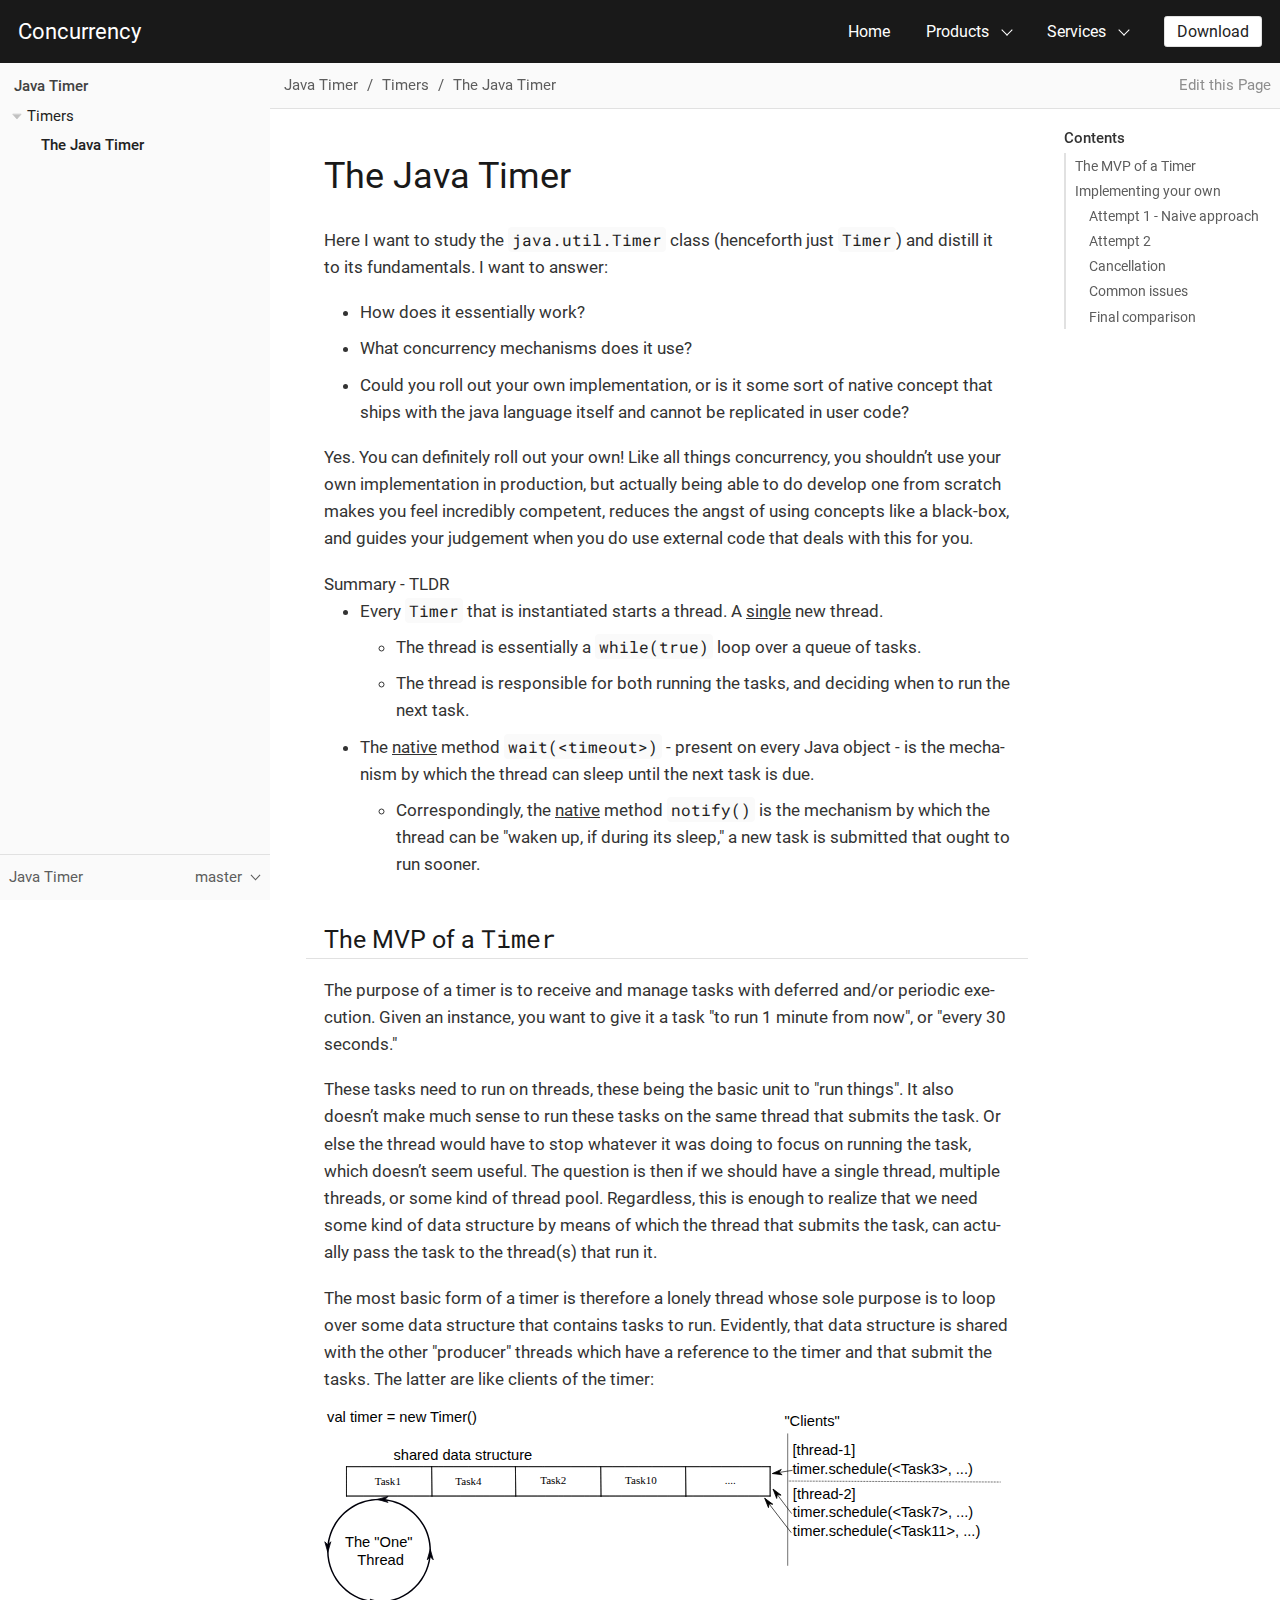
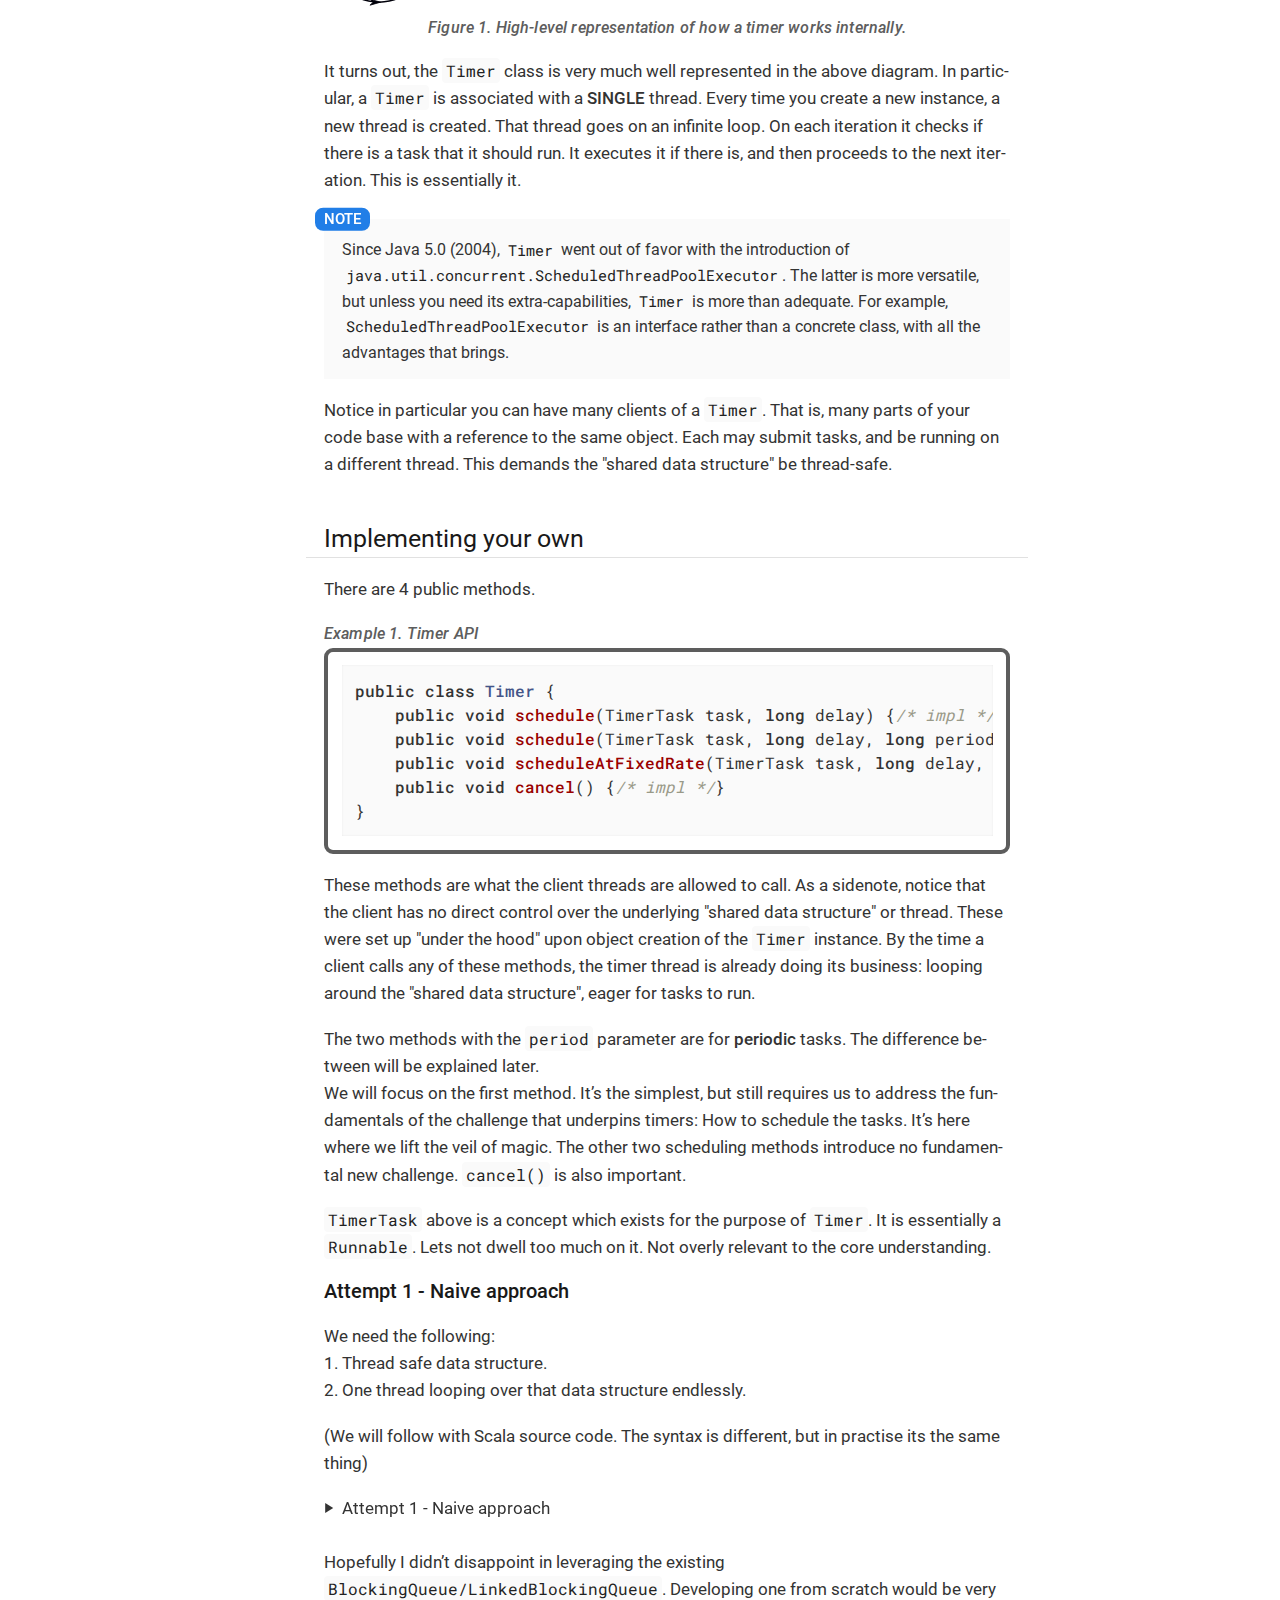
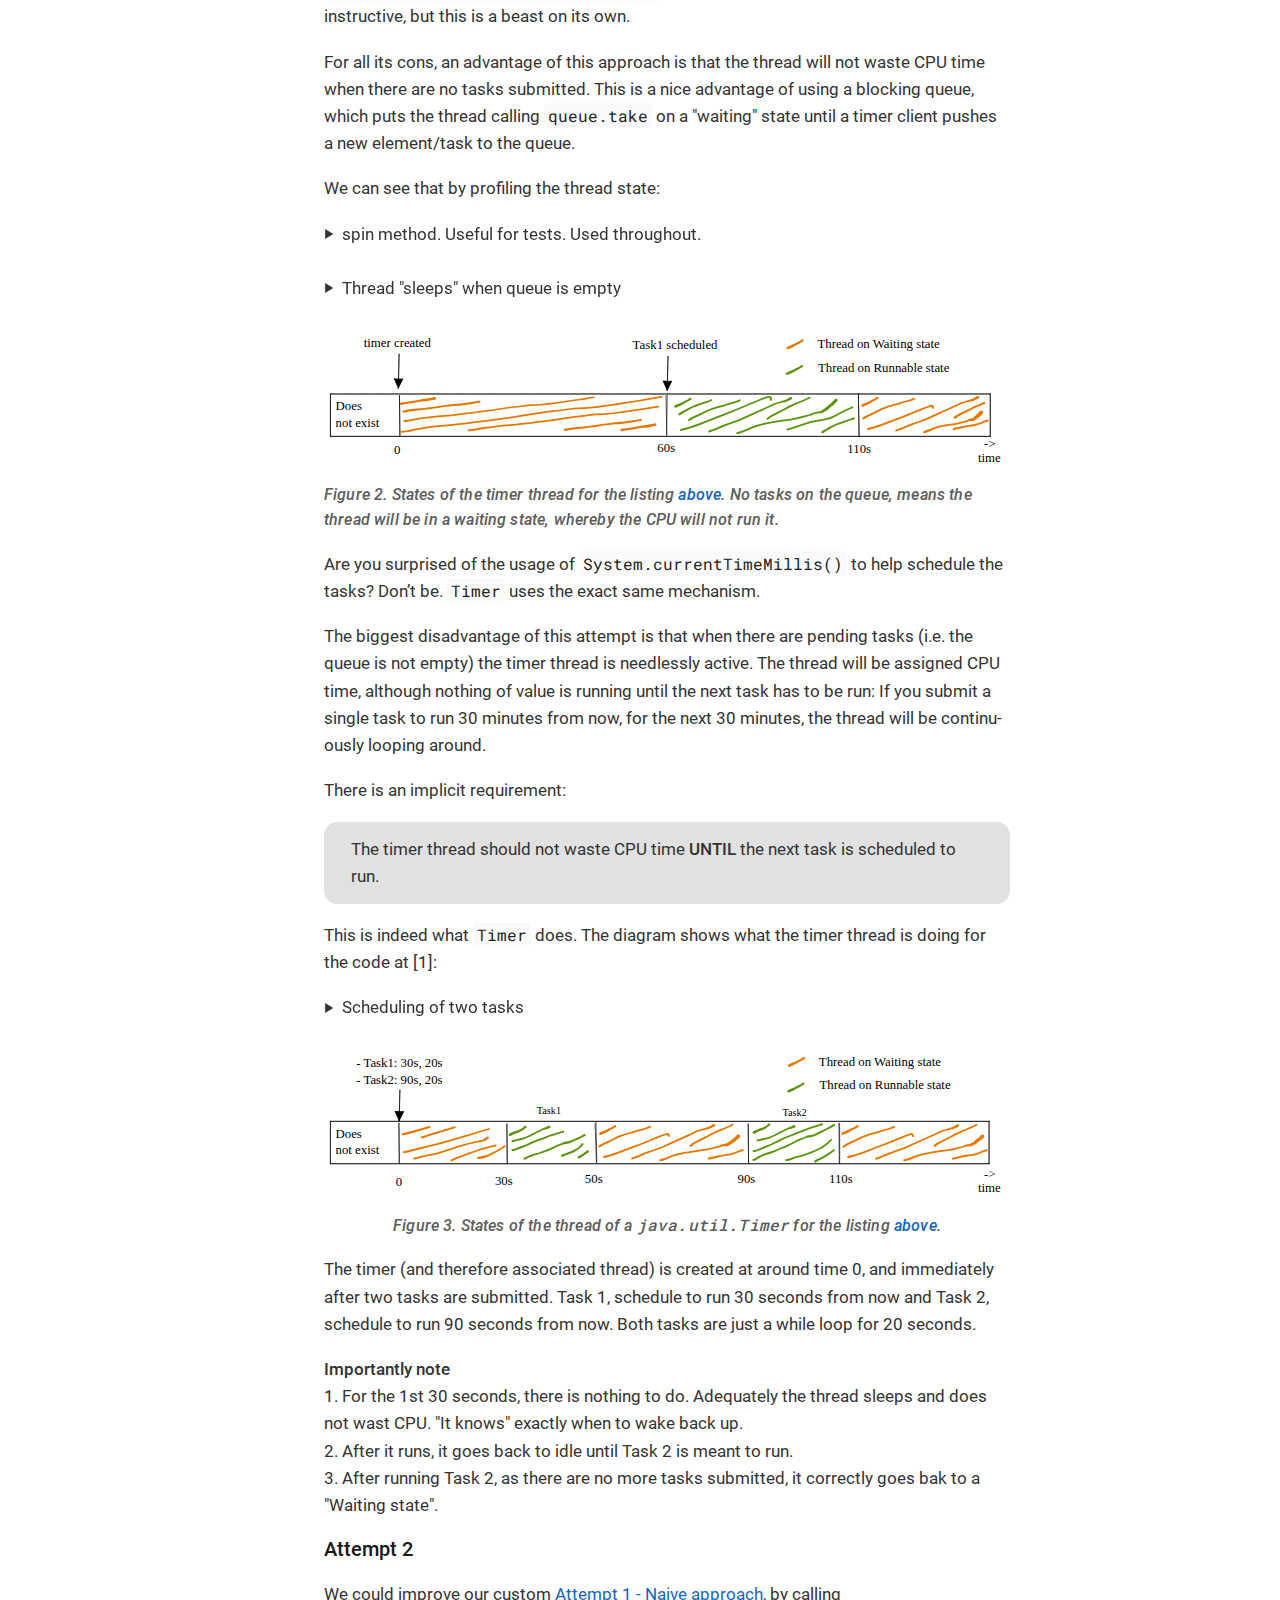
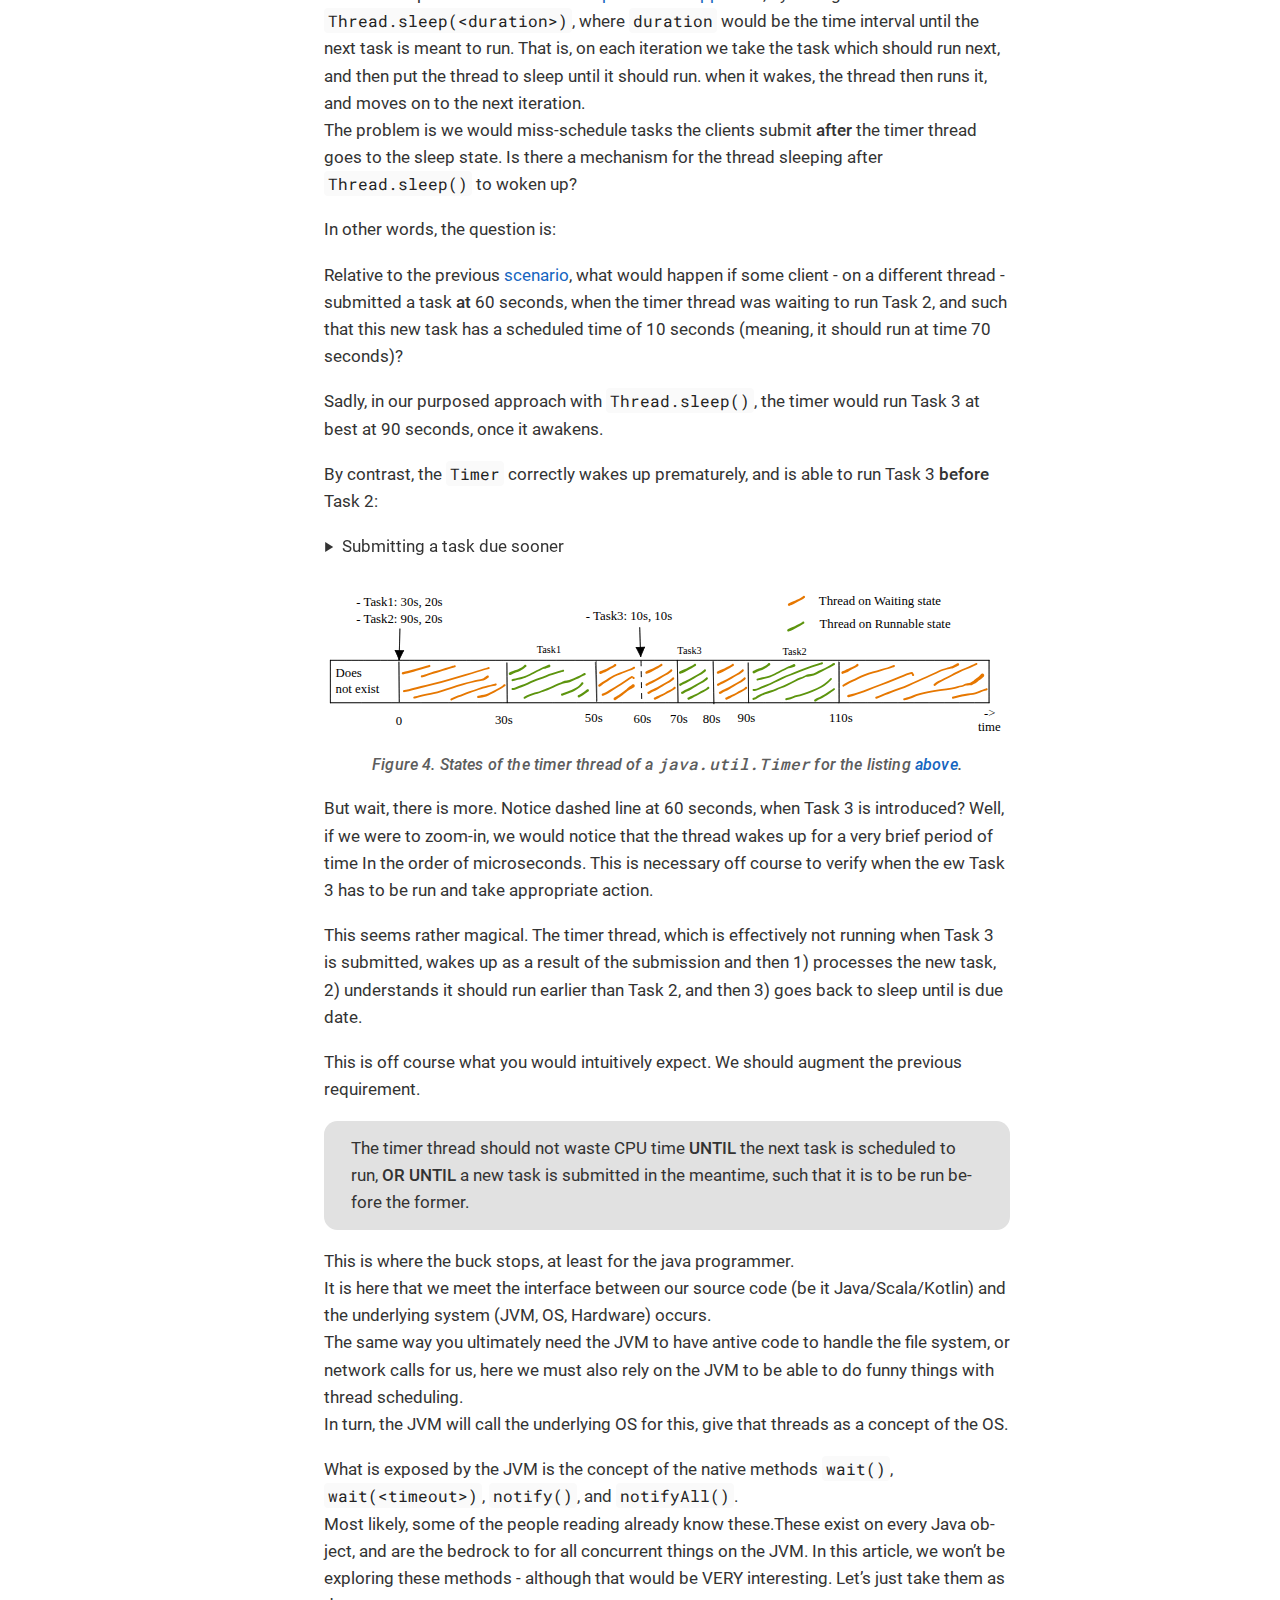
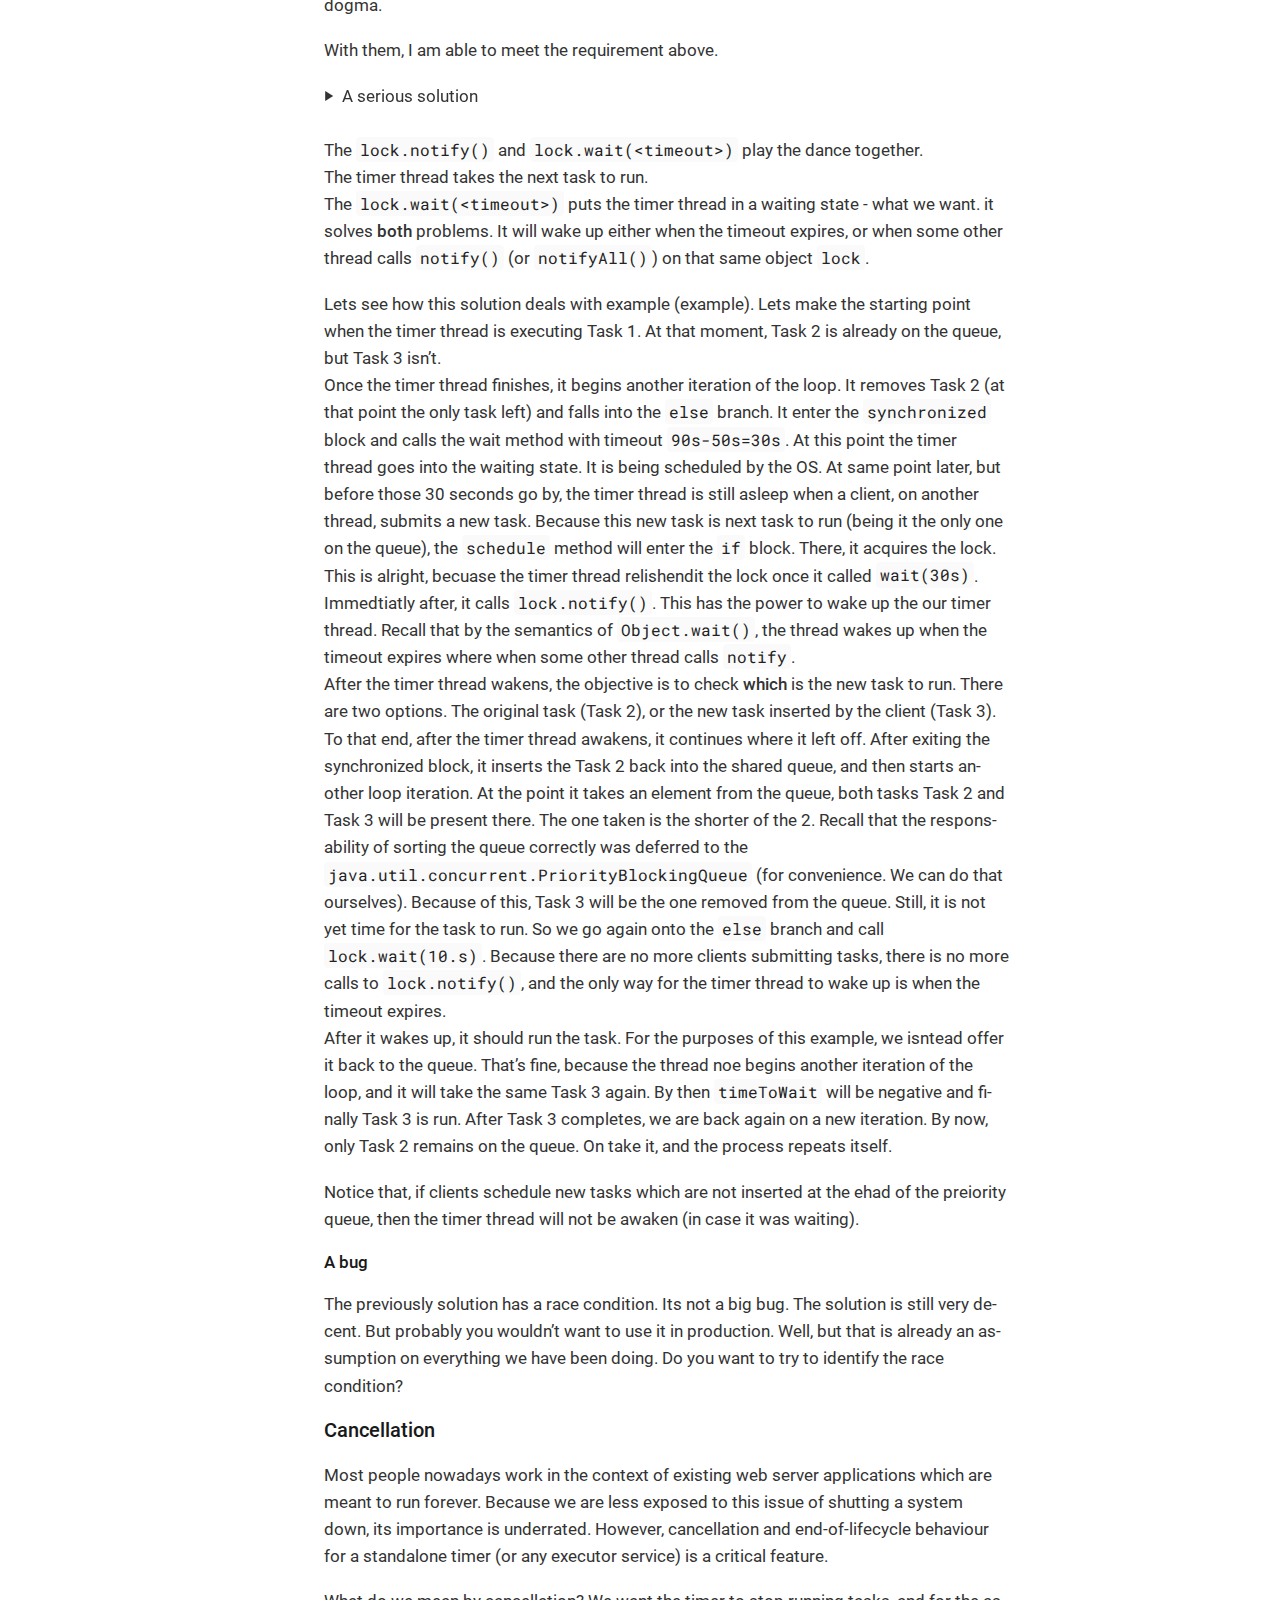
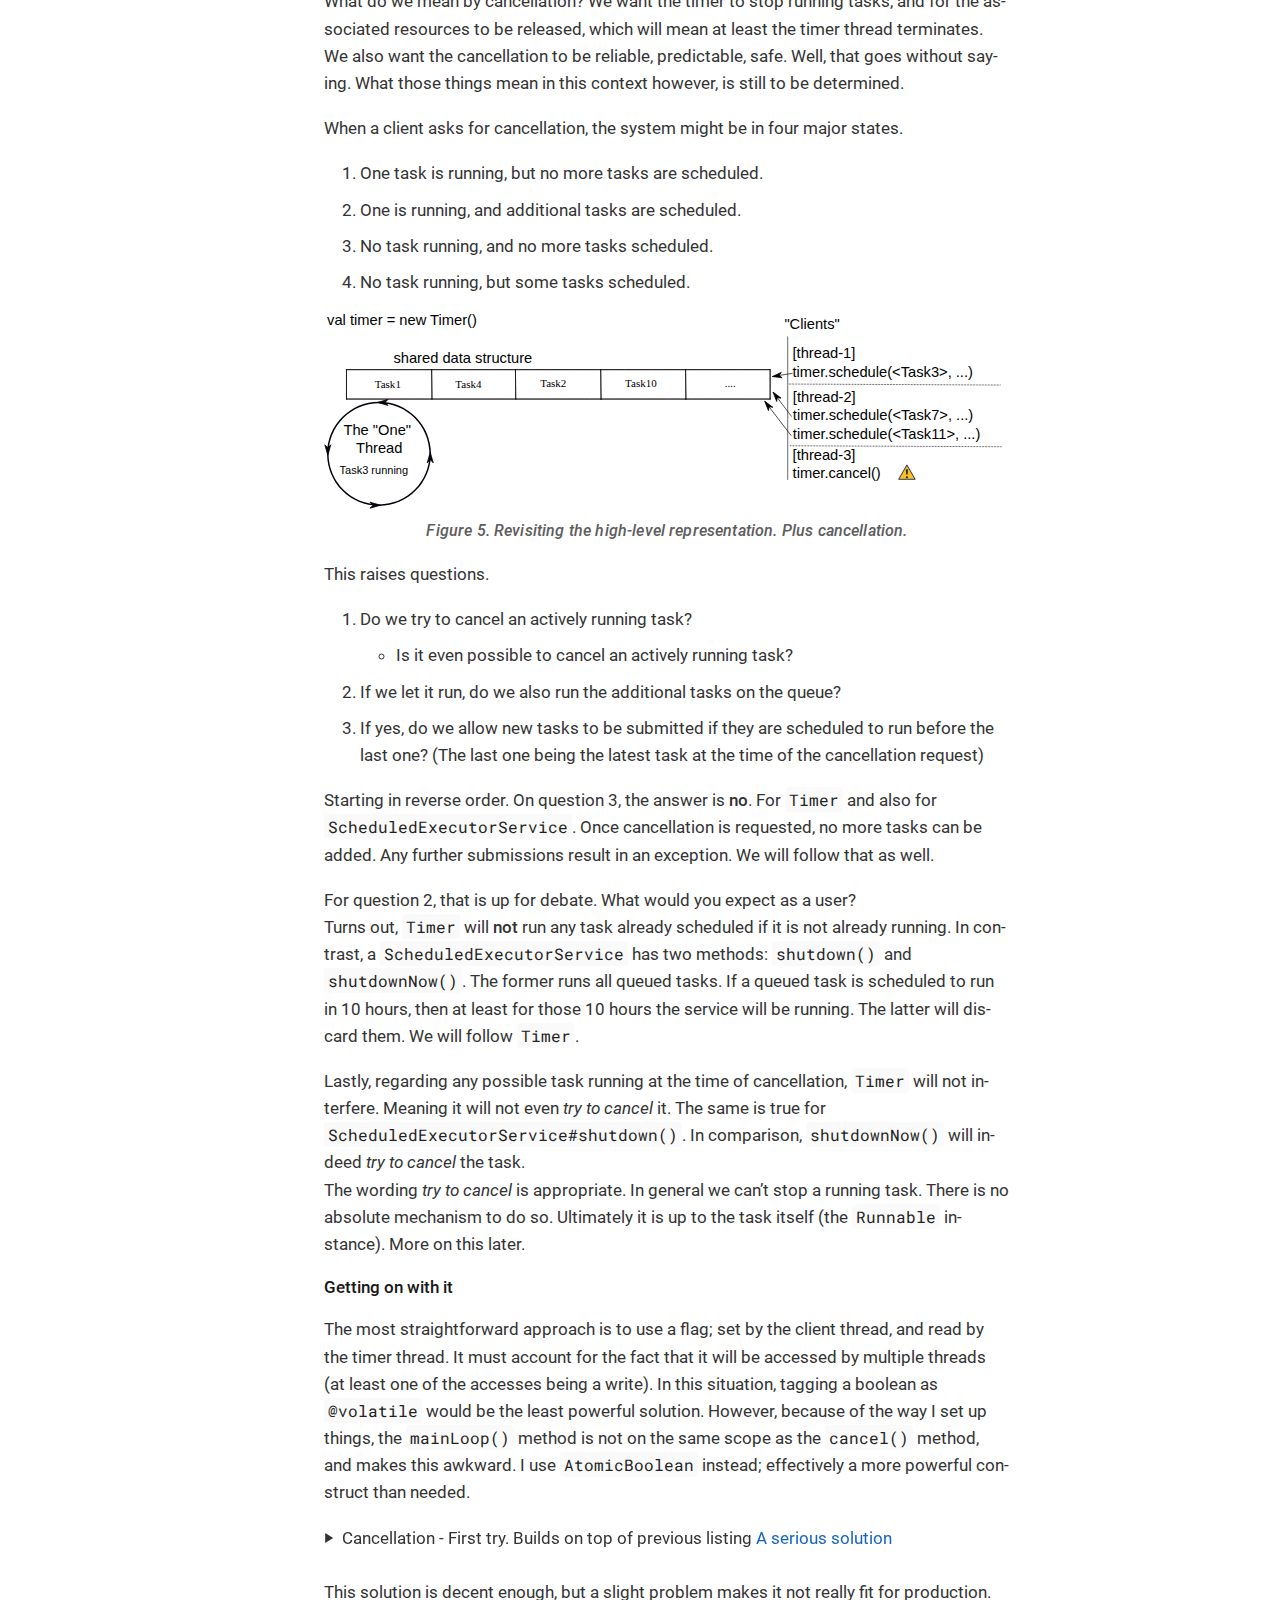
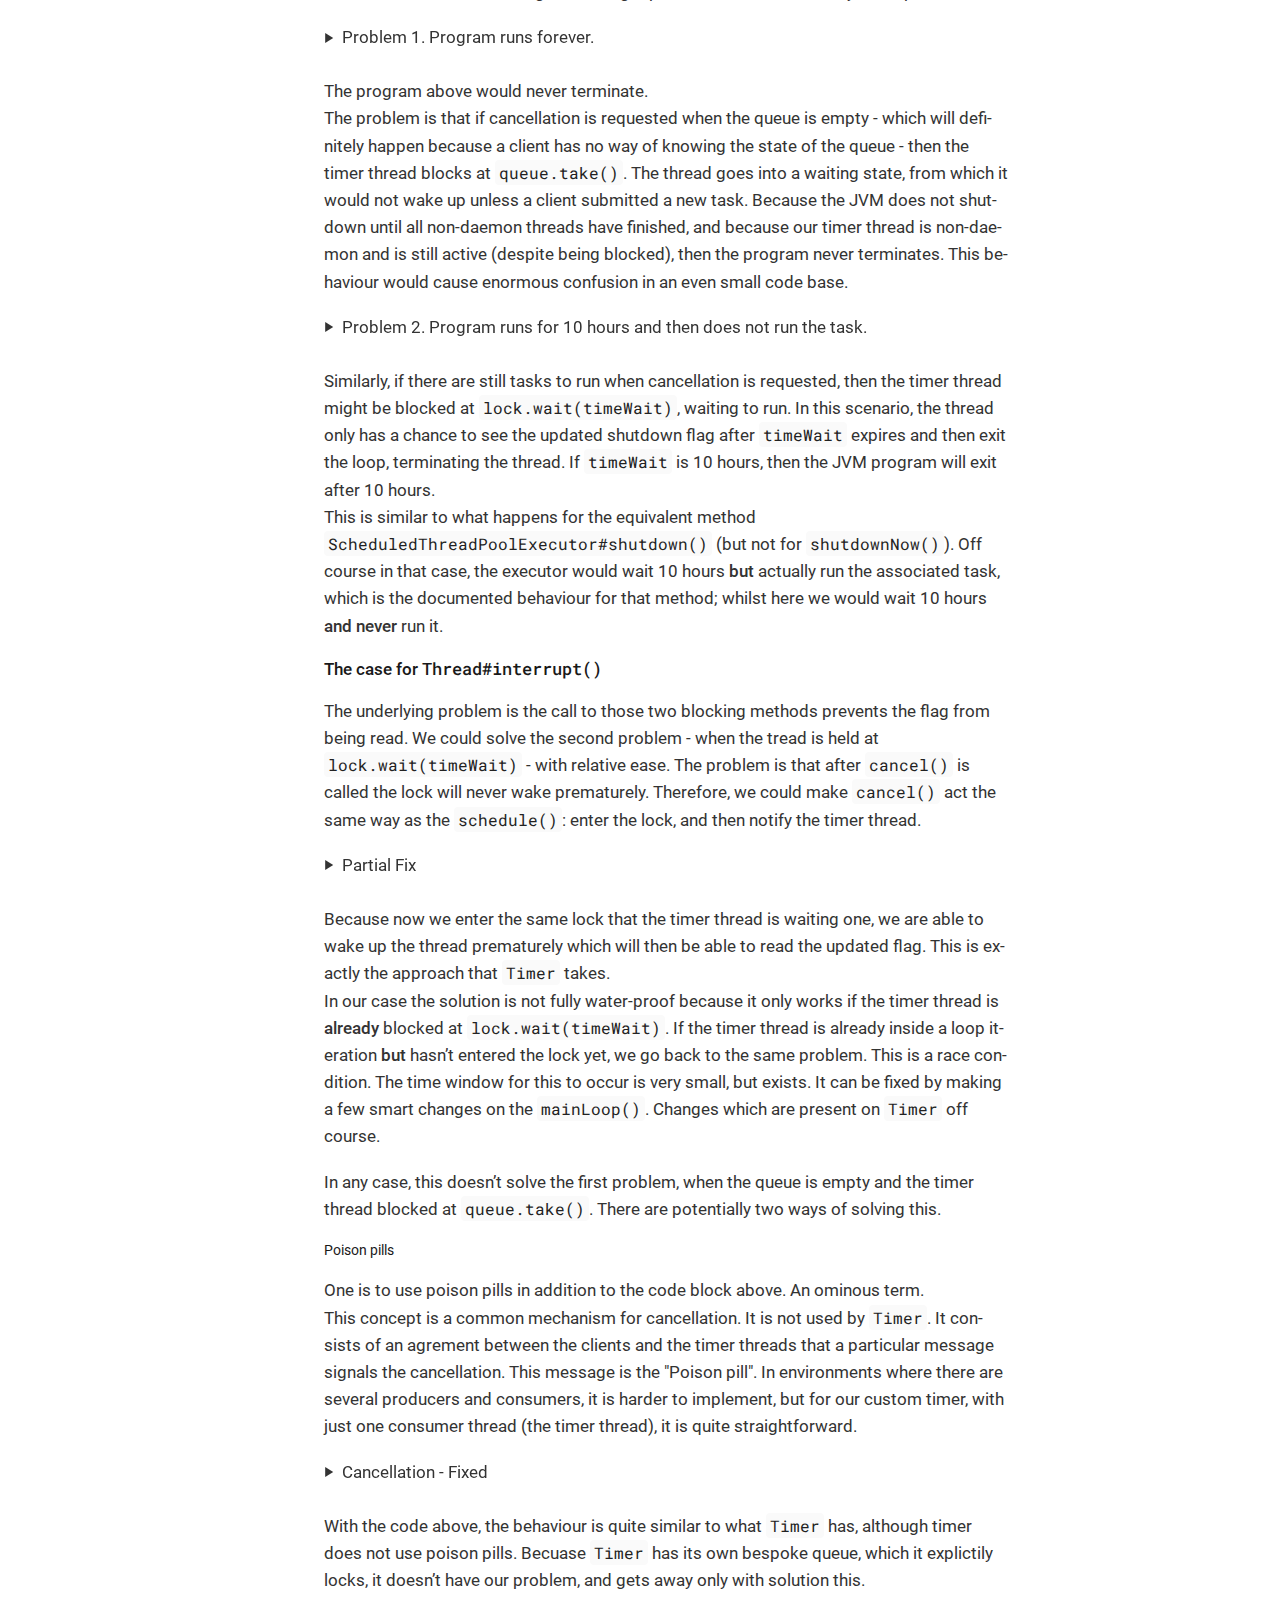
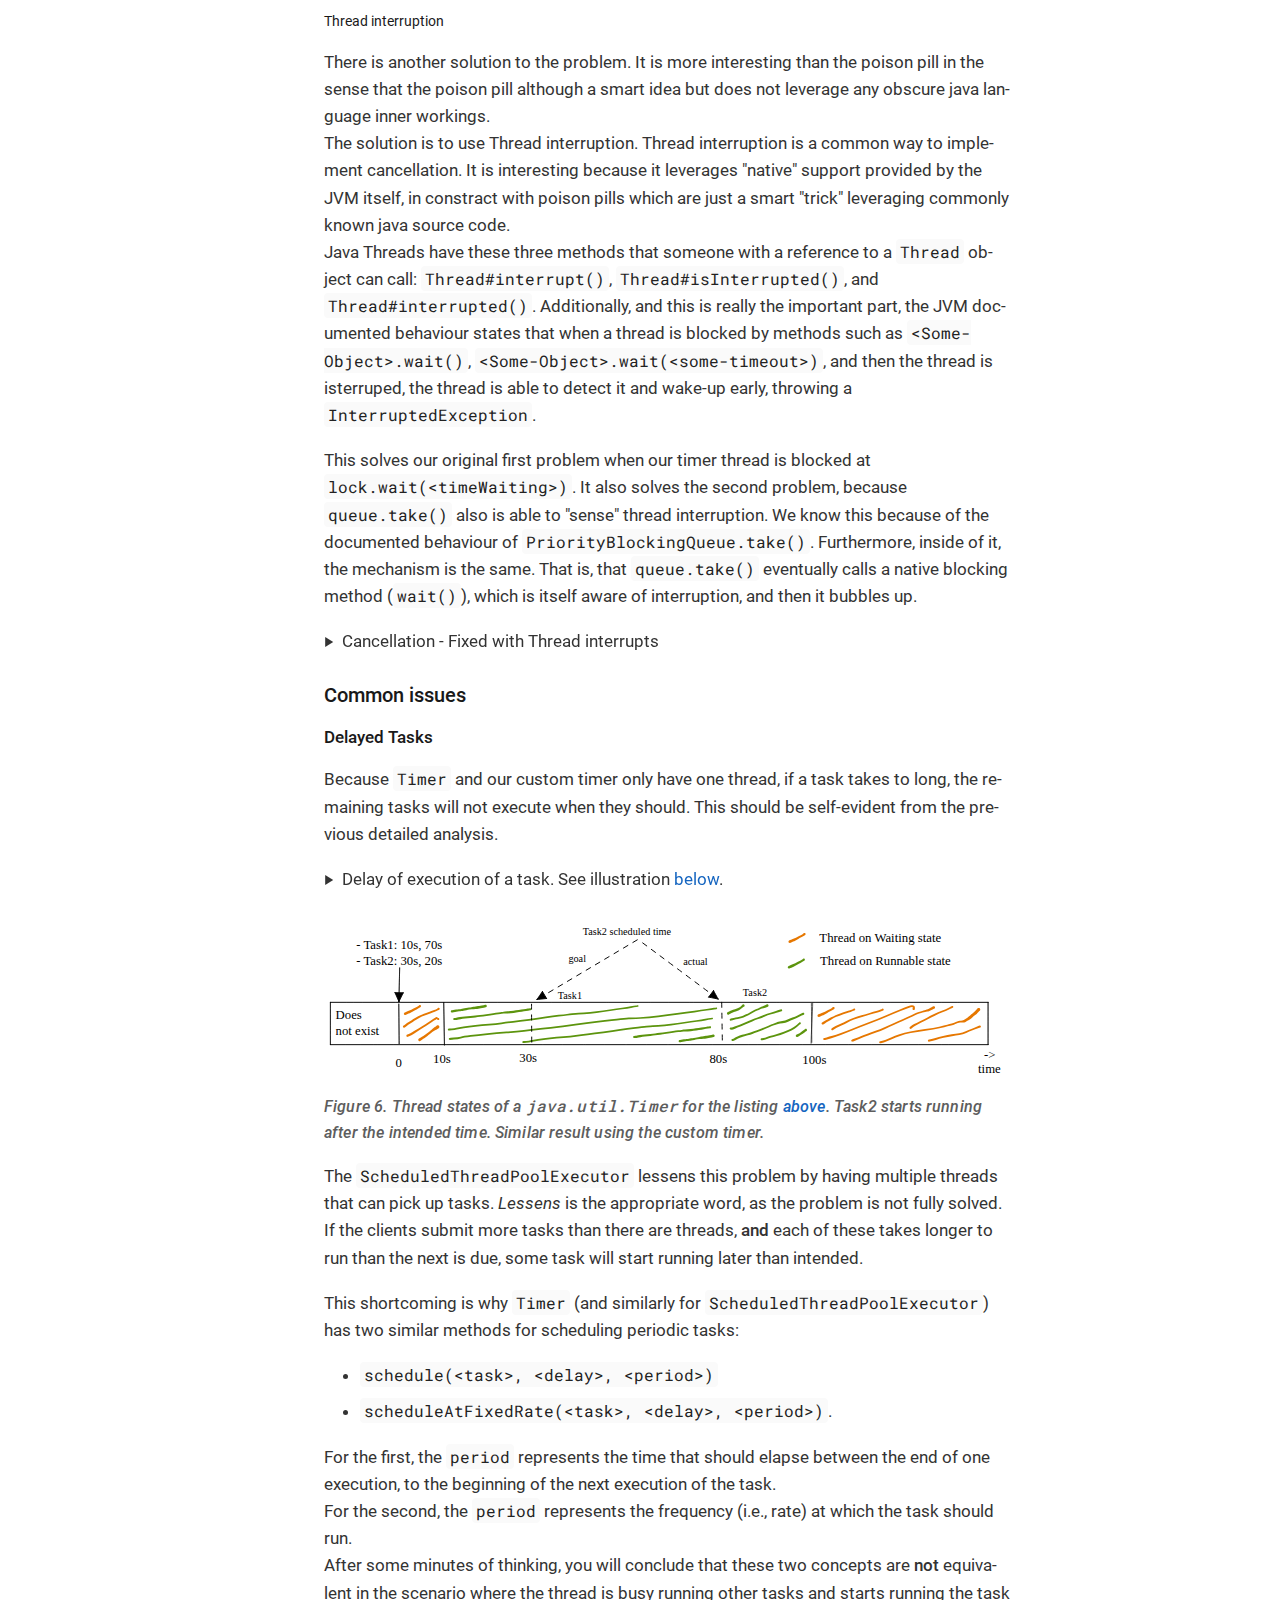
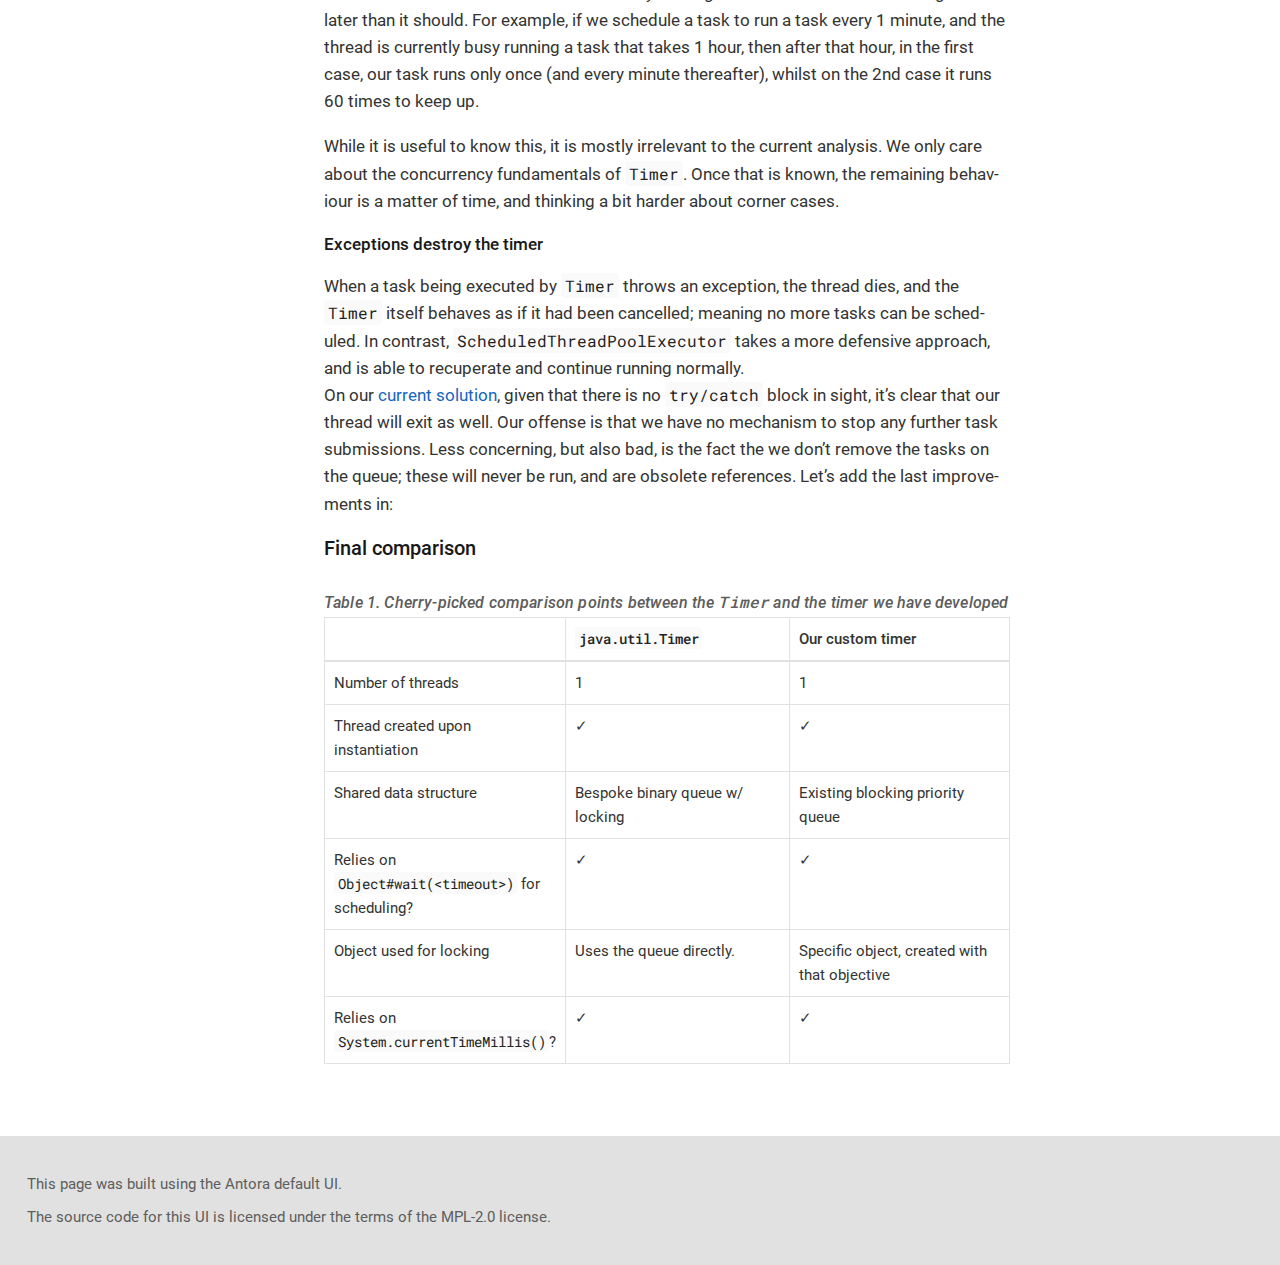
<file: javaTimer/javaTimer.html>
<!DOCTYPE html>
<html lang="en">
  <head>
    <meta charset="utf-8">
    <meta name="viewport" content="width=device-width,initial-scale=1">
    <title>The Java Timer :: Concurrency</title>
    <meta name="generator" content="Antora 3.0.1">
    <link rel="stylesheet" href="../_/css/site.css">
    <script>var uiRootPath = '../_'</script>
  </head>
  <body class="article">
<header class="header">
  <nav class="navbar">
    <div class="navbar-brand">
      <a class="navbar-item" href="..">Concurrency</a>
      <button class="navbar-burger" data-target="topbar-nav">
        <span></span>
        <span></span>
        <span></span>
      </button>
    </div>
    <div id="topbar-nav" class="navbar-menu">
      <div class="navbar-end">
        <a class="navbar-item" href="#">Home</a>
        <div class="navbar-item has-dropdown is-hoverable">
          <a class="navbar-link" href="#">Products</a>
          <div class="navbar-dropdown">
            <a class="navbar-item" href="#">Product A</a>
            <a class="navbar-item" href="#">Product B</a>
            <a class="navbar-item" href="#">Product C</a>
          </div>
        </div>
        <div class="navbar-item has-dropdown is-hoverable">
          <a class="navbar-link" href="#">Services</a>
          <div class="navbar-dropdown">
            <a class="navbar-item" href="#">Service A</a>
            <a class="navbar-item" href="#">Service B</a>
            <a class="navbar-item" href="#">Service C</a>
          </div>
        </div>
        <div class="navbar-item">
          <span class="control">
            <a class="button is-primary" href="#">Download</a>
          </span>
        </div>
      </div>
    </div>
  </nav>
</header>
<div class="body">
<div class="nav-container" data-component="javaTimer" data-version="master">
  <aside class="nav">
    <div class="panels">
<div class="nav-panel-menu is-active" data-panel="menu">
  <nav class="nav-menu">
    <h3 class="title"><a href="javaTimer.html">Java Timer</a></h3>
<ul class="nav-list">
  <li class="nav-item" data-depth="0">
<ul class="nav-list">
  <li class="nav-item" data-depth="1">
    <button class="nav-item-toggle"></button>
    <span class="nav-text">Timers</span>
<ul class="nav-list">
  <li class="nav-item is-current-page" data-depth="2">
    <a class="nav-link" href="javaTimer.html">The Java Timer</a>
  </li>
</ul>
  </li>
</ul>
  </li>
</ul>
  </nav>
</div>
<div class="nav-panel-explore" data-panel="explore">
  <div class="context">
    <span class="title">Java Timer</span>
    <span class="version">master</span>
  </div>
  <ul class="components">
    <li class="component is-current">
      <a class="title" href="javaTimer.html">Java Timer</a>
      <ul class="versions">
        <li class="version is-current is-latest">
          <a href="javaTimer.html">master</a>
        </li>
      </ul>
    </li>
  </ul>
</div>
    </div>
  </aside>
</div>
<main class="article">
<div class="toolbar" role="navigation">
<button class="nav-toggle"></button>
<nav class="breadcrumbs" aria-label="breadcrumbs">
  <ul>
    <li><a href="javaTimer.html">Java Timer</a></li>
    <li>Timers</li>
    <li><a href="javaTimer.html">The Java Timer</a></li>
  </ul>
</nav>
  <div class="edit-this-page"><a href="https://github.com/cmhteixeira/personal-blog/edit/dev/modules/ROOT/pages/javaTimer.adoc">Edit this Page</a></div>
  </div>
  <div class="content">
<aside class="toc sidebar" data-title="Contents" data-levels="2">
  <div class="toc-menu"></div>
</aside>
<article class="doc">
<h1 class="page">The Java Timer</h1>
<div id="preamble">
<div class="sectionbody">
<div class="paragraph">
<p>Here I want to study the <code>java.util.Timer</code> class (henceforth just <code>Timer</code>) and distill it to its fundamentals. I want to answer:</p>
</div>
<div class="ulist">
<ul>
<li>
<p>How does it essentially work?</p>
</li>
<li>
<p>What concurrency mechanisms does it use?</p>
</li>
<li>
<p>Could you roll out your own implementation, or is it some sort of native concept that ships with the java language itself and cannot be replicated in user code?</p>
</li>
</ul>
</div>
<div class="paragraph">
<p>Yes. You can definitely roll out your own! Like all things concurrency, you shouldn&#8217;t use your own implementation in production, but actually being able to do develop one from scratch makes you feel incredibly competent, reduces the angst of using concepts like a black-box, and guides your judgement when you do use external code that deals with this for you.</p>
</div>
<div class="ulist">
<div class="title">Summary - TLDR</div>
<ul>
<li>
<p>Every <code>Timer</code> that is instantiated starts a thread. A <span class="underline">single</span> new thread.</p>
<div class="ulist">
<ul>
<li>
<p>The thread is essentially a <code>while(true)</code> loop over a queue of tasks.</p>
</li>
<li>
<p>The thread is responsible for both running the tasks, and deciding when to run the next task.</p>
</li>
</ul>
</div>
</li>
<li>
<p>The <span class="underline">native</span> method <code>wait(&lt;timeout&gt;)</code> - present on every Java object - is the mechanism by which the thread can sleep until the next task is due.</p>
<div class="ulist">
<ul>
<li>
<p>Correspondingly, the <span class="underline">native</span>  method <code>notify()</code> is the mechanism by which the thread can be "waken up, if during its sleep," a new task is submitted that ought to run sooner.</p>
</li>
</ul>
</div>
</li>
</ul>
</div>
</div>
</div>
<div class="sect1">
<h2 id="_the_mvp_of_a_timer"><a class="anchor" href="#_the_mvp_of_a_timer"></a>The MVP of a <code>Timer</code></h2>
<div class="sectionbody">
<div class="paragraph">
<p>The purpose of a timer is to receive and manage tasks with deferred and/or periodic execution. Given an instance, you want to give it a task "to run 1 minute from now", or "every 30 seconds."</p>
</div>
<div class="paragraph">
<p>These tasks need to run on threads, these being the basic unit to "run things". It also doesn&#8217;t make much sense to run these tasks on the same thread that submits the task. Or else the thread would have to stop whatever it was doing to focus on running the task, which doesn&#8217;t seem useful. The question is then if we should have a single thread, multiple threads, or some kind of thread pool. Regardless, this is enough to realize that we need some kind of data structure by means of which the thread that submits the task, can actually pass the task to the thread(s) that run it.</p>
</div>
<div class="paragraph">
<p>The most basic form of a timer is therefore a lonely thread whose sole purpose is to loop over some data structure that contains tasks to run. Evidently, that data structure is shared with the other "producer" threads which have a reference to the timer and that submit the tasks. The latter are like clients of the timer:</p>
</div>
<div class="imageblock">
<div class="content">
<img src="_images/Overview.svg" alt="Overview">
</div>
<div class="title">Figure 1. High-level representation of how a timer works internally.</div>
</div>
<div class="paragraph">
<p>It turns out, the <code>Timer</code> class is very much well represented in the above diagram. In particular, a <code>Timer</code> is associated with a <strong>SINGLE</strong> thread. Every time you create a new instance, a new thread is created. That thread goes on an infinite loop. On each iteration it checks if there is a task that it should run. It executes it if there is, and then proceeds to the next iteration. This is essentially it.</p>
</div>
<div class="admonitionblock note">
<table>
<tr>
<td class="icon">
<i class="fa icon-note" title="Note"></i>
</td>
<td class="content">
<div class="paragraph">
<p>Since Java 5.0 (2004), <code>Timer</code> went out of favor with the introduction of <code>java.util.concurrent.ScheduledThreadPoolExecutor</code>. The latter is more versatile, but unless you need its extra-capabilities, <code>Timer</code> is more than adequate. For example, <code>ScheduledThreadPoolExecutor</code> is an interface rather than a concrete class, with all the advantages that brings.</p>
</div>
</td>
</tr>
</table>
</div>
<div class="paragraph">
<p>Notice in particular you can have many clients of a <code>Timer</code>. That is, many parts of your code base with a reference to the same object. Each may submit tasks, and be running on a different thread. This demands the "shared data structure" be thread-safe.</p>
</div>
</div>
</div>
<div class="sect1">
<h2 id="_implementing_your_own"><a class="anchor" href="#_implementing_your_own"></a>Implementing your own</h2>
<div class="sectionbody">
<div class="paragraph">
<p>There are 4 public methods.</p>
</div>
<div class="exampleblock">
<div class="title">Example 1. Timer API</div>
<div class="content">
<div class="listingblock">
<div class="content">
<pre class="highlightjs highlight"><code class="language-java hljs" data-lang="java">public class Timer {
    public void schedule(TimerTask task, long delay) {/* impl */}
    public void schedule(TimerTask task, long delay, long period) {/* impl */}
    public void scheduleAtFixedRate(TimerTask task, long delay, long period) {/* impl */}
    public void cancel() {/* impl */}
}</code></pre>
</div>
</div>
</div>
</div>
<div class="paragraph">
<p>These methods are what the client threads are allowed to call. As a sidenote, notice that the client has no direct control over the underlying "shared data structure" or thread. These were set up "under the hood" upon object creation of the <code>Timer</code> instance. By the time a client calls any of these methods, the timer thread is already doing its business: looping around the "shared data structure", eager for tasks to run.</p>
</div>
<div class="paragraph">
<p>The two methods with the <code>period</code> parameter are for <strong>periodic</strong> tasks. The difference between will be explained later.<br>
We will focus on the first method. It&#8217;s the simplest, but still requires us to address the fundamentals of the challenge that underpins timers: How to schedule the tasks.  It&#8217;s here where we lift the veil of magic. The other two scheduling methods introduce no fundamental new challenge. <code>cancel()</code> is also important.</p>
</div>
<div class="paragraph">
<p><code>TimerTask</code> above is a concept which exists for the purpose of <code>Timer</code>. It is essentially a <code>Runnable</code>. Lets not dwell too much on it. Not overly relevant to the core understanding.</p>
</div>
<div class="sect2">
<h3 id="_attempt_1_naive_approach"><a class="anchor" href="#_attempt_1_naive_approach"></a>Attempt 1 - Naive approach</h3>
<div class="paragraph">
<p>We need the following:<br>
1. Thread safe data structure.<br>
2. One thread looping over that data structure endlessly.</p>
</div>
<div class="paragraph">
<p>(We will follow with Scala source code. The syntax is different, but in practise its the same thing)</p>
</div>
<details>
<summary class="title">Attempt 1 - Naive approach</summary>
<div class="content">
<div class="listingblock">
<div class="content">
<pre class="highlightjs highlight"><code class="language-scala hljs" data-lang="scala">import java.util.concurrent.{BlockingQueue, LinkedBlockingQueue}

class CustomTimer private (queue: BlockingQueue[(Runnable, Long)]) {
  def schedule(runnable: Runnable, delay: Long): Unit = {
    val task = (runnable, System.currentTimeMillis() + delay)
    queue.put(task)
  }
}

object CustomTimer {

  def apply(threadName: String): CustomTimer = {
    val queue = new LinkedBlockingQueue[(Runnable, Long)]()

    def mainLoop(): Unit =
      while (true) {
        val tuple @ (runnableTask, whenToRun) = queue.take()
        if (System.currentTimeMillis() &gt; whenToRun) runnableTask.run()
        else queue.put(tuple)
      }

    val timerThread = new Thread(new Runnable { def run(): Unit = mainLoop() })
    timerThread.setName(threadName)
    timerThread.setDaemon(false)
    timerThread.start()
    new CustomTimer(queue)
  }
}</code></pre>
</div>
</div>
</div>
</details>
<div class="paragraph">
<p>Hopefully I didn&#8217;t disappoint in leveraging the existing <code>BlockingQueue/LinkedBlockingQueue</code>. Developing one from scratch would be very instructive, but this is a beast on its own.</p>
</div>
<div class="paragraph">
<p>For all its cons, an advantage of this approach is that the thread will not waste CPU time when there are no tasks submitted. This is a nice advantage of using a blocking queue, which puts the thread calling <code>queue.take</code> on a "waiting" state until a timer client pushes a new element/task to the queue.</p>
</div>
<div class="paragraph">
<p>We can see that by profiling the thread state:</p>
</div>
<details>
<summary class="title">spin method. Useful for tests. Used throughout.</summary>
<div class="content">
<div class="listingblock">
<div class="content">
<pre class="highlightjs highlight"><code class="language-scala hljs" data-lang="scala">import scala.concurrent.duration._

def spin(duration: Duration): Unit = {
  val stopSpinning = System.currentTimeMillis() + duration.toMillis
  while (System.currentTimeMillis() &lt; stopSpinning) {}
}</code></pre>
</div>
</div>
</div>
</details>
<details id="threadSleepsWhenQueueEmpty">
<summary class="title">Thread "sleeps" when queue is empty</summary>
<div class="content">
<div class="listingblock">
<div class="content">
<pre class="highlightjs highlight"><code class="language-scala hljs" data-lang="scala">import scala.concurrent.duration._

object SomeTests extends App {
  val customTimer = CustomTimer("FooBarThread") <i class="conum" data-value="1"></i><b>(1)</b>

  spin(1.minute) <i class="conum" data-value="2"></i><b>(2)</b>

  customTimer.schedule(
    new Runnable { def run(): Unit = spin(20.seconds) },
    30.second.toMillis
  )

}</code></pre>
</div>
</div>
<div class="colist arabic">
<table>
<tr>
<td><i class="conum" data-value="1"></i><b>1</b></td>
<td>By the time this constructor returns, the timer thread is already up and running.</td>
</tr>
<tr>
<td><i class="conum" data-value="2"></i><b>2</b></td>
<td>Note, this call happens on the main thread, which is different from the timer thread.</td>
</tr>
</table>
</div>
</div>
</details>
<div class="imageblock">
<div class="content">
<img src="_images/TimerThreadLane-Attempt1.svg" alt="TimerThreadLane Attempt1">
</div>
<div class="title">Figure 2. States of the timer thread for the listing <a href="#threadSleepsWhenQueueEmpty">above</a>. No tasks on the queue, means the thread will be in a waiting state, whereby the CPU will not run it.</div>
</div>
<div class="paragraph">
<p>Are you surprised of the usage of <code>System.currentTimeMillis()</code> to help schedule the tasks? Don&#8217;t be. <code>Timer</code> uses the exact same mechanism.</p>
</div>
<div class="paragraph">
<p>The biggest disadvantage of this attempt is that when there are pending tasks (i.e. the queue is not empty) the timer thread is needlessly active. The thread will be assigned CPU time, although nothing  of value is running until the next task has to be run: If you submit a single task to run 30 minutes from now, for the next 30 minutes, the thread will be continuously looping around.</p>
</div>
<div class="paragraph">
<p>There is an implicit requirement:</p>
</div>
<div class="sidebarblock">
<div class="content">
<div class="paragraph">
<p>The timer thread should not waste CPU time <strong>UNTIL</strong> the next task is scheduled to run.</p>
</div>
</div>
</div>
<div class="paragraph">
<p>This is indeed what <code>Timer</code> does. The diagram shows what the timer thread is doing for the code at [1]:</p>
</div>
<details id="twoTasksScheduled">
<summary class="title">Scheduling of two tasks</summary>
<div class="content">
<div class="listingblock">
<div class="content">
<pre class="highlightjs highlight"><code class="language-scala hljs" data-lang="scala">import java.util.{Timer, TimerTask}
import scala.concurrent.duration._

object SomeTests extends App {

  val javaTimer = new Timer("FooBarTimer") <i class="conum" data-value="1"></i><b>(1)</b>

  javaTimer.schedule(
    new TimerTask { def run() = spin(20.second) },
    30.second.toMillis
  )

  javaTimer.schedule(
    new TimerTask { def run() = spin(20.second) },
    90.second.toMillis
  )
}</code></pre>
</div>
</div>
<div class="colist arabic">
<table>
<tr>
<td><i class="conum" data-value="1"></i><b>1</b></td>
<td>By the time this constructor returns, the timer thread is already up and running.</td>
</tr>
</table>
</div>
</div>
</details>
<div id="javaTimerTwoTasksScheduled" class="imageblock">
<div class="content">
<img src="_images/TimerThreadLane.svg" alt="TimerThreadLane">
</div>
<div class="title">Figure 3. States of the thread of a <code>java.util.Timer</code> for the listing <a href="#twoTasksScheduled">above</a>.</div>
</div>
<div class="paragraph">
<p>The timer (and therefore associated thread) is created at around time 0, and immediately after two tasks are submitted. Task 1, schedule to run 30 seconds from now and Task 2, schedule to run 90 seconds from now. Both tasks are just a while loop for 20 seconds.</p>
</div>
<div class="paragraph">
<p><strong>Importantly note</strong><br>
1. For the 1st 30 seconds, there is nothing to do. Adequately the thread sleeps and does not wast CPU. "It knows" exactly when to wake back up.<br>
2. After it runs, it goes back to idle until Task 2 is meant to run.<br>
3. After running Task 2, as there are no more tasks submitted, it correctly goes bak to a "Waiting state".</p>
</div>
</div>
<div class="sect2">
<h3 id="_attempt_2"><a class="anchor" href="#_attempt_2"></a>Attempt 2</h3>
<div class="paragraph">
<p>We could improve our custom <a href="#_attempt_1_naive_approach">Attempt 1 - Naive approach</a>, by calling <code>Thread.sleep(&lt;duration&gt;)</code>, where <code>duration</code> would be the time interval until the next task is meant to run. That is, on each iteration we take the task which should run next, and then put the thread to sleep until it should run. when it wakes, the thread then runs it, and moves on to the next iteration.<br>
The problem is we would miss-schedule tasks the clients submit <strong>after</strong> the timer thread goes to the sleep state. Is there a mechanism for the thread sleeping after <code>Thread.sleep()</code> to woken up?</p>
</div>
<div class="paragraph">
<p>In other words, the question is:</p>
</div>
<div class="paragraph">
<p>Relative to the previous <a href="#javaTimerTwoTasksScheduled">scenario</a>, what would happen if some client - on a different thread - submitted a task <strong>at</strong> 60 seconds, when the timer thread was waiting to run Task 2, and such that this new task has a scheduled time of 10 seconds (meaning, it should run at time 70 seconds)?</p>
</div>
<div class="paragraph">
<p>Sadly, in our purposed approach with <code>Thread.sleep()</code>, the timer would run Task 3 at best at 90 seconds, once it awakens.</p>
</div>
<div class="paragraph">
<p>By contrast, the <code>Timer</code> correctly wakes up prematurely, and is able to run Task 3 <strong>before</strong> Task 2:</p>
</div>
<details id="submitNewTaskWhenThreadIsWaitingForAnother">
<summary class="title">Submitting a task due sooner</summary>
<div class="content">
<div class="listingblock">
<div class="content">
<pre class="highlightjs highlight"><code class="language-scala hljs" data-lang="scala">import java.util.{Timer, TimerTask}
import scala.concurrent.duration._

object SomeTests extends App {

  val javaTimer = new Timer("FooBarTimer") <i class="conum" data-value="1"></i><b>(1)</b>

  javaTimer.schedule(
    new TimerTask { def run() = spin(20.second) },
    30.second.toMillis
  )

  javaTimer.schedule(
    new TimerTask { def run() = spin(20.second) },
    90.second.toMillis
  )

  spin(60.seconds) <i class="conum" data-value="2"></i><b>(2)</b>

  javaTimer.schedule(
    new TimerTask { def run() = spin(10.second) },
    10.second.toMillis
  )
}</code></pre>
</div>
</div>
<div class="colist arabic">
<table>
<tr>
<td><i class="conum" data-value="1"></i><b>1</b></td>
<td>By the time this constructor returns, the timer thread is already up and running.</td>
</tr>
<tr>
<td><i class="conum" data-value="2"></i><b>2</b></td>
<td>Notice that this is the main thread, the only "client" of the <code>Timer</code> instance.</td>
</tr>
</table>
</div>
</div>
</details>
<div class="imageblock">
<div class="content">
<img src="_images/TimerThreadLane-ExtraTask.svg" alt="TimerThreadLane ExtraTask">
</div>
<div class="title">Figure 4. States of the timer thread of a <code>java.util.Timer</code> for the listing <a href="#submitNewTaskWhenThreadIsWaitingForAnother">above</a>.</div>
</div>
<div class="paragraph">
<p>But wait, there is more. Notice dashed line at 60 seconds, when Task 3 is introduced? Well, if we were to zoom-in, we would notice that the thread wakes up for a very brief period of time In the order of microseconds. This is necessary off course to verify when the ew Task 3 has to be run and take appropriate action.</p>
</div>
<div class="paragraph">
<p>This seems rather magical. The timer thread, which is effectively not running when Task 3 is submitted, wakes up as a result of the submission and then 1) processes the new task, 2) understands it should run earlier than Task 2, and then 3) goes back to sleep until is due date.</p>
</div>
<div class="paragraph">
<p>This is off course what you would intuitively expect. We should augment the previous requirement.</p>
</div>
<div class="sidebarblock">
<div class="content">
<div class="paragraph">
<p>The timer thread should not waste CPU time <strong>UNTIL</strong> the next task is scheduled to run, <strong>OR UNTIL</strong> a new task is submitted in the meantime, such that it is to be run before the former.</p>
</div>
</div>
</div>
<div class="paragraph">
<p>This is where the buck stops, at least for the java programmer.<br>
It is here that we meet the interface between our source code (be it Java/Scala/Kotlin) and the underlying system (JVM, OS, Hardware) occurs.<br>
The same way you ultimately need the JVM to have antive code to handle the file system, or network calls for us, here we must also rely on the JVM to be able to do funny things with thread scheduling.<br>
In turn, the JVM will call the underlying OS for this, give that threads as a concept of the OS.</p>
</div>
<div class="paragraph">
<p>What is exposed by the JVM is the concept of the native methods <code>wait()</code>, <code>wait(&lt;timeout&gt;)</code>, <code>notify()</code>, and <code>notifyAll()</code>.<br>
Most likely, some of the people reading already know these.These exist on every Java object, and are the bedrock to for all concurrent things on the JVM. In this article, we won&#8217;t be exploring these methods - although that would be VERY interesting. Let&#8217;s just take them as dogma.</p>
</div>
<div class="paragraph">
<p>With them, I am able to meet the requirement above.</p>
</div>
<details id="firstSeriousSolution">
<summary class="title">A serious solution</summary>
<div class="content">
<div class="listingblock">
<div class="content">
<pre class="highlightjs highlight"><code class="language-scala hljs" data-lang="scala">import java.util.Comparator
import java.util.concurrent.{BlockingQueue, PriorityBlockingQueue}

class CustomTimer private (lock: Object, queue: BlockingQueue[(Runnable, Long)]) {
  def schedule(runnable: Runnable, delay: Long): Unit = {
    val thisTask = (runnable, System.currentTimeMillis() + delay)
    queue.put(thisTask)
    if (queue.peek() == thisTask) {
      lock.synchronized {
        lock.notify() <i class="conum" data-value="1"></i><b>(1)</b>
      }
    }
  }
}

object CustomTimer {

  private def comparator: Comparator[(Runnable, Long)] =  <i class="conum" data-value="2"></i><b>(2)</b>
    new Comparator[(Runnable, Long)] {
      def compare(o1: (Runnable, Long), o2: (Runnable, Long)): Int =
        (o1._2 - o2._2).toInt
    }

  def apply(threadName: String): CustomTimer = {
    val lock: Object = new Object()
    val queue = new PriorityBlockingQueue[(Runnable, Long)](10, comparator)

    def mainLoop(): Unit =
      while (true) {
        val tuple @ (runnableTask, whenToRun) = queue.take()
        val timeToWait = whenToRun - System.currentTimeMillis()
        if (timeToWait &lt;= 0) runnableTask.run()
        else {
          lock.synchronized {
            lock.wait(timeToWait) <i class="conum" data-value="1"></i><b>(1)</b>
          }
          queue.offer(tuple)
        }
      }

    val timerThread = new Thread(new Runnable { def run(): Unit = mainLoop() })
    timerThread.setName(threadName)
    timerThread.setDaemon(false)
    timerThread.start()
    new CustomTimer(lock, queue)
  }
}</code></pre>
</div>
</div>
<div class="colist arabic">
<table>
<tr>
<td><i class="conum" data-value="1"></i><b>1</b></td>
<td>They dance together</td>
</tr>
<tr>
<td><i class="conum" data-value="2"></i><b>2</b></td>
<td>The <code>PriorityBlockingQueue</code> needs this to be able to sort the elements by priority.</td>
</tr>
</table>
</div>
</div>
</details>
<div class="paragraph">
<p>The <code>lock.notify()</code> and <code>lock.wait(&lt;timeout&gt;)</code> play the dance together.<br>
The timer thread takes the next task to run.<br>
The <code>lock.wait(&lt;timeout&gt;)</code> puts the timer thread in a waiting state - what we want. it solves <strong>both</strong> problems. It will wake up either when the timeout expires, or when some other thread calls <code>notify()</code> (or <code>notifyAll()</code>) on that same object <code>lock</code>.</p>
</div>
<div class="paragraph">
<p>Lets see how this solution deals with example (example). Lets make the starting point when the timer thread is executing Task 1. At that moment, Task 2 is already on the queue, but Task 3 isn&#8217;t.<br>
Once the timer thread finishes, it begins another iteration of the loop. It removes Task 2 (at that point the only task left) and falls into the <code>else</code> branch. It enter the <code>synchronized</code> block and calls the wait method with timeout <code>90s-50s=30s</code>. At this point the timer thread goes into the waiting state. It is being scheduled by the OS. At same point later, but before those 30 seconds go by, the timer thread is still asleep when a client, on another thread, submits a new task. Because this new task is next task to run (being it the only one on the queue), the <code>schedule</code> method will enter the <code>if</code> block. There, it acquires the lock. This is alright, becuase the timer thread relishendit the lock once it called <code>wait(30s)</code>. Immedtiatly after, it calls <code>lock.notify()</code>. This has the power to wake up the our timer thread. Recall that by the semantics of <code>Object.wait()</code>, the thread wakes up when the timeout expires where when some other thread calls <code>notify</code>.<br>
After the timer thread wakens, the objective is to check <strong>which</strong> is the new task to run. There are two options. The original task (Task 2), or the new task inserted by the client (Task 3).<br>
To that end, after the timer thread awakens, it continues where it left off. After exiting the synchronized block, it inserts the Task 2 back into the shared queue, and then starts another loop iteration. At the point it takes an element from the queue, both tasks Task 2 and Task 3 will be present there. The one taken is the shorter of the 2. Recall that the responsability of sorting the queue correctly was deferred to the <code>java.util.concurrent.PriorityBlockingQueue</code> (for convenience. We can do that ourselves). Because of this, Task 3 will be the one removed from the queue. Still, it is not yet time for the task to run. So we go again onto the <code>else</code> branch and call <code>lock.wait(10.s)</code>. Because there are no more clients submitting tasks, there is no more calls to <code>lock.notify()</code>, and the only way for the timer thread to wake up is when the timeout expires.<br>
After it wakes up, it should run the task. For the purposes of this example, we isntead offer it back to the queue. That&#8217;s fine, because the thread noe begins another iteration of the loop, and it will take the same Task 3 again. By then <code>timeToWait</code> will be negative and finally Task 3 is run. After Task 3 completes, we are back again on a new iteration. By now, only Task 2 remains on the queue. On take it, and the process repeats itself.</p>
</div>
<div class="paragraph">
<p>Notice that, if clients schedule new tasks which are not inserted at the ehad of the preiority queue, then the timer thread will not be awaken (in case it was waiting).</p>
</div>
<div class="sect3">
<h4 id="_a_bug"><a class="anchor" href="#_a_bug"></a>A bug</h4>
<div class="paragraph">
<p>The previously solution has a race condition. Its not a big bug. The solution is still very decent. But probably you wouldn&#8217;t want to use it in production. Well, but that is already an assumption on everything we have been doing. Do you want to try to identify the race condition?</p>
</div>
</div>
</div>
<div class="sect2">
<h3 id="_cancellation"><a class="anchor" href="#_cancellation"></a>Cancellation</h3>
<div class="paragraph">
<p>Most people nowadays work in the context of existing web server applications which are meant to run forever. Because we are less exposed to this issue of shutting a system down, its importance is underrated. However, cancellation and end-of-lifecycle behaviour for a standalone timer (or any executor service) is a critical feature.</p>
</div>
<div class="paragraph">
<p>What do we mean by cancellation? We want the timer to stop running tasks, and for the associated resources to be released, which will mean at least the timer thread terminates. We also want the cancellation to be reliable, predictable, safe. Well, that goes without saying. What those things mean in this context however, is still to be determined.</p>
</div>
<div class="paragraph">
<p>When a client asks for cancellation, the system might be in four major states.</p>
</div>
<div class="olist arabic">
<ol class="arabic">
<li>
<p>One task is running, but no more tasks are scheduled.</p>
</li>
<li>
<p>One is running, and additional tasks are scheduled.</p>
</li>
<li>
<p>No task running, and no more tasks scheduled.</p>
</li>
<li>
<p>No task running, but some tasks scheduled.</p>
</li>
</ol>
</div>
<div class="imageblock">
<div class="content">
<img src="_images/OverviewWithCancellation.svg" alt="OverviewWithCancellation">
</div>
<div class="title">Figure 5. Revisiting the high-level representation. Plus cancellation.</div>
</div>
<div class="paragraph">
<p>This raises questions.</p>
</div>
<div class="olist arabic">
<ol class="arabic">
<li>
<p>Do we try to cancel an actively running task?</p>
<div class="ulist">
<ul>
<li>
<p>Is it even possible to cancel an actively running task?</p>
</li>
</ul>
</div>
</li>
<li>
<p>If we let it run, do we also run the additional tasks on the queue?</p>
</li>
<li>
<p>If yes, do we allow new tasks to be submitted if they are scheduled to run before the last one? (The last one being the latest task at the time of the cancellation request)</p>
</li>
</ol>
</div>
<div class="paragraph">
<p>Starting in reverse order. On question 3, the answer is <strong>no</strong>. For <code>Timer</code> and also for  <code>ScheduledExecutorService</code>. Once cancellation is requested, no more tasks can be added. Any further submissions result in an exception. We will follow that as well.</p>
</div>
<div class="paragraph">
<p>For question 2, that is up for debate. What would you expect as a user?<br>
Turns out, <code>Timer</code> will <strong>not</strong> run any task already scheduled if it is not already running. In contrast, a <code>ScheduledExecutorService</code> has two methods: <code>shutdown()</code> and <code>shutdownNow()</code>. The former runs all queued tasks. If a queued task is scheduled to run in 10 hours, then at least for those 10 hours the service will be running. The latter will discard them. We will follow <code>Timer</code>.</p>
</div>
<div class="paragraph">
<p>Lastly, regarding any possible task running at the time of cancellation, <code>Timer</code> will not interfere. Meaning it will not even <em>try to cancel</em>  it. The same is true for <code>ScheduledExecutorService#shutdown()</code>. In comparison, <code>shutdownNow()</code> will indeed <em>try to cancel</em>  the task.<br>
The wording <em>try to cancel</em> is appropriate. In general we can&#8217;t stop a running task. There is no absolute mechanism to do so. Ultimately it is up to the task itself (the <code>Runnable</code> instance). More on this later.</p>
</div>
<div class="sect3">
<h4 id="_getting_on_with_it"><a class="anchor" href="#_getting_on_with_it"></a>Getting on with it</h4>
<div class="paragraph">
<p>The most straightforward approach is to use a flag; set by the client thread, and read by the timer thread. It must account for the fact that it will be accessed by multiple threads (at least one of the accesses being a write). In this situation, tagging a boolean as <code>@volatile</code> would be the least powerful solution. However, because of the way I set up things, the <code>mainLoop()</code> method is not on the same scope as the <code>cancel()</code> method, and makes this awkward. I use <code>AtomicBoolean</code> instead; effectively a more powerful construct than needed.</p>
</div>
<details id="cancellationFirstAttempt">
<summary class="title">Cancellation - First try. Builds on top of previous listing <a href="#firstSeriousSolution">A serious solution</a></summary>
<div class="content">
<div class="listingblock">
<div class="content">
<pre class="highlightjs highlight"><code class="language-diff hljs" data-lang="diff">import java.util.Comparator
+ import java.util.concurrent.atomic.AtomicBoolean
import java.util.concurrent.{BlockingQueue, PriorityBlockingQueue}

class CustomTimer private (
+ shutdown: AtomicBoolean,
  lock: Object,
  queue: BlockingQueue[(Runnable, Long)]
) {

+ def cancel(): Unit = shutdown.set(true)

  def schedule(runnable: Runnable, delay: Long): Unit = {
+   if (shutdown.get()) throw new IllegalArgumentException("Timer already cancelled.")
    val thisTask = (runnable, System.currentTimeMillis() + delay)
    queue.put(thisTask)
    if (queue.peek() == thisTask) {
      lock.synchronized {
        lock.notify()
      }
    }
  }
}

object CustomTimer {

  private def comparator: Comparator[(Runnable, Long)] =
    new Comparator[(Runnable, Long)] {
      def compare(o1: (Runnable, Long), o2: (Runnable, Long)): Int =
        (o1._2 - o2._2).toInt
    }

  def apply(threadName: String): CustomTimer = {
+   val shutdown = new AtomicBoolean(false)
    val lock: Object = new Object()
    val queue = new PriorityBlockingQueue[(Runnable, Long)](10, comparator)

    def mainLoop(): Unit =
-     while (true) {
+     while (!shutdown.get()) {
        val tuple @ (runnableTask, whenToRun) = queue.take()
        val timeToWait = whenToRun - System.currentTimeMillis()
        if (timeToWait &lt;= 0) runnableTask.run()
        else {
          lock.synchronized {
            lock.wait(timeToWait)
          }
          queue.offer(tuple)
        }
      }

    val timerThread = new Thread(new Runnable { def run(): Unit = mainLoop() })
    timerThread.setName(threadName)
    timerThread.setDaemon(false)
    timerThread.start()
-   new CustomTimer(lock, queue)
+   new CustomTimer(shutdown, lock, queue)
  }
}</code></pre>
</div>
</div>
</div>
</details>
<div class="paragraph">
<p>This solution is decent enough, but a slight problem makes it not really fit for production.</p>
</div>
<details>
<summary class="title">Problem 1. Program runs forever.</summary>
<div class="content">
<div class="listingblock">
<div class="content">
<pre class="highlightjs highlight"><code class="language-scala hljs" data-lang="scala">object SomeTests extends App {
  val javaTimer = CustomTimer("FooBarTimer")
  Thread.sleep(1) <i class="conum" data-value="1"></i><b>(1)</b>
  javaTimer.cancel()
} <i class="conum" data-value="2"></i><b>(2)</b></code></pre>
</div>
</div>
<div class="colist arabic">
<table>
<tr>
<td><i class="conum" data-value="1"></i><b>1</b></td>
<td>This hack tries to ensure the timer thread enters the loop before cancellation is requested</td>
</tr>
<tr>
<td><i class="conum" data-value="2"></i><b>2</b></td>
<td>Thread <code>main</code> exits here. What about other threads of the program?</td>
</tr>
</table>
</div>
</div>
</details>
<div class="paragraph">
<p>The program above would never terminate.<br>
The problem is that if cancellation is requested when the queue is empty - which will definitely happen because a client has no way of knowing the state of the queue - then the timer thread blocks at <code>queue.take()</code>. The thread goes into a waiting state, from which it would not wake up unless a client submitted a new task. Because the JVM does not shutdown until all non-daemon threads have finished, and because our timer thread is non-daemon and is still active (despite being blocked), then the program never terminates. This behaviour would cause enormous confusion in an even small code base.</p>
</div>
<details>
<summary class="title">Problem 2. Program runs for 10 hours and then does not run the task.</summary>
<div class="content">
<div class="listingblock">
<div class="content">
<pre class="highlightjs highlight"><code class="language-scala hljs" data-lang="scala">import java.util.TimerTask
import scala.concurrent.duration._

object SomeTests extends App {
  val javaTimer = CustomTimer("FooBarTimer")

  javaTimer.schedule(
    new TimerTask { def run() = spin(10.second) },
    10.hours.toMillis
  )

  javaTimer.cancel()
}</code></pre>
</div>
</div>
</div>
</details>
<div class="paragraph">
<p>Similarly, if there are still tasks to run when cancellation is requested, then the timer thread might be blocked at <code>lock.wait(timeWait)</code>, waiting to run. In this scenario, the thread only has a chance to see the updated shutdown flag after <code>timeWait</code> expires and then exit the loop, terminating the thread. If <code>timeWait</code> is 10 hours, then the JVM program will exit after 10 hours.<br>
This is similar to what happens for the equivalent method <code>ScheduledThreadPoolExecutor#shutdown()</code> (but not for <code>shutdownNow()</code>). Off course in that case, the executor would wait 10 hours <strong>but</strong> actually run the associated task, which is the documented behaviour for that method; whilst here we would wait 10 hours <strong>and never</strong> run it.</p>
</div>
</div>
<div class="sect3">
<h4 id="_the_case_for_threadinterrupt"><a class="anchor" href="#_the_case_for_threadinterrupt"></a>The case for <code>Thread#interrupt()</code></h4>
<div class="paragraph">
<p>The underlying problem is the call to those two blocking methods prevents the flag from being read. We could solve the second problem - when the tread is held at <code>lock.wait(timeWait)</code> - with relative ease. The problem is that after <code>cancel()</code> is called the lock will never wake prematurely. Therefore, we could make <code>cancel()</code> act the same way as the <code>schedule()</code>: enter the lock, and then notify the timer thread.</p>
</div>
<details>
<summary class="title">Partial Fix</summary>
<div class="content">
<div class="listingblock">
<div class="content">
<pre class="highlightjs highlight"><code class="language-scala hljs" data-lang="scala">def cancel(): Unit = {
  shutdown.set(true)
  lock.synchronized {
    lock.notify()
  }
}</code></pre>
</div>
</div>
</div>
</details>
<div class="paragraph">
<p>Because now we enter the same lock that the timer thread is waiting one, we are able to wake up the thread prematurely which will then be able to read the updated flag. This is exactly the approach that <code>Timer</code> takes.<br>
In our case the solution is not fully water-proof because it only works if the timer thread is <strong>already</strong> blocked at <code>lock.wait(timeWait)</code>. If the timer thread is already inside a loop iteration <strong>but</strong> hasn&#8217;t entered the lock yet, we go back to the same problem. This is a race condition. The time window for this to occur is very small, but exists. It can be fixed by making a few smart changes on the <code>mainLoop()</code>. Changes which are present on <code>Timer</code> off course.</p>
</div>
<div class="paragraph">
<p>In any case, this doesn&#8217;t solve the first problem, when the queue is empty and the timer thread blocked at <code>queue.take()</code>. There are potentially two ways of solving this.</p>
</div>
<div class="sect4">
<h5 id="_poison_pills"><a class="anchor" href="#_poison_pills"></a>Poison pills</h5>
<div class="paragraph">
<p>One is to use poison pills in addition to the code block above. An ominous term.<br>
This concept is a common mechanism for cancellation. It is not used by <code>Timer</code>. It consists of an agrement between the clients and the timer threads that a particular message signals the cancellation. This message is the "Poison pill". In environments where there are several producers and consumers, it is harder to implement, but for our custom timer, with just one consumer thread (the timer thread), it is quite straightforward.</p>
</div>
<details id="cancellationFixed">
<summary class="title">Cancellation - Fixed</summary>
<div class="content">
<div class="listingblock">
<div class="content">
<pre class="highlightjs highlight"><code class="language-diff hljs" data-lang="diff">+ import com.cmhteixeira.concurrent.timer.CustomTimer.PoisonPill
import java.util.Comparator
import java.util.concurrent.atomic.AtomicBoolean
import java.util.concurrent.{BlockingQueue, PriorityBlockingQueue}

class CustomTimer private (
  shutdown: AtomicBoolean,
  lock: Object,
  queue: BlockingQueue[(Runnable, Long)]
) {

  def cancel(): Unit = {
    shutdown.set(true)
+   queue.put((PoisonPill, 0))
+   lock.synchronized {
+     lock.notify()
+   }
  }

  def schedule(runnable: Runnable, delay: Long): Unit = {
    if (shutdown.get())
      throw new IllegalArgumentException("Timer already cancelled.")
    val thisTask = (runnable, System.currentTimeMillis() + delay)
    queue.put(thisTask)
    if (queue.peek() == thisTask) {
      lock.synchronized {
        lock.notify()
      }
    }
  }
}

object CustomTimer {

+ private object PoisonPill extends Runnable {
+   override def run(): Unit =
+     throw new RuntimeException("This will never happen.")
+ }

  private def comparator: Comparator[(Runnable, Long)] =
    new Comparator[(Runnable, Long)] {
      def compare(o1: (Runnable, Long), o2: (Runnable, Long)): Int =
        (o1._2 - o2._2).toInt
    }

  def apply(threadName: String): CustomTimer = {
    val shutdown = new AtomicBoolean(false)
    val lock: Object = new Object()
    val queue = new PriorityBlockingQueue[(Runnable, Long)](10, comparator)

    def mainLoop(): Unit =
      while (!shutdown.get()) {
        val tuple @ (runnableTask, whenToRun) = queue.take()
+       if (runnableTask.isInstanceOf[PoisonPill.type]) ()
        else {
          val timeToWait = whenToRun - System.currentTimeMillis()
          if (timeToWait &lt;= 0) runnableTask.run()
          else {
            lock.synchronized {
              lock.wait(timeToWait)
            }
            queue.offer(tuple)
          }
        }
      }

    val timerThread = new Thread(new Runnable { def run(): Unit = mainLoop() })
    timerThread.setName(threadName)
    timerThread.setDaemon(false)
    timerThread.start()
    new CustomTimer(shutdown, lock, queue)
  }
}</code></pre>
</div>
</div>
</div>
</details>
<div class="paragraph">
<p>With the code above, the behaviour is quite similar to what <code>Timer</code> has, although timer does not use poison pills. Becuase <code>Timer</code> has its own bespoke queue, which it explictily locks, it doesn&#8217;t have our problem, and gets away only with solution this.</p>
</div>
</div>
<div class="sect4">
<h5 id="_thread_interruption"><a class="anchor" href="#_thread_interruption"></a>Thread interruption</h5>
<div class="paragraph">
<p>There is another solution to the problem. It is more interesting than the poison pill in the sense that the poison pill although a smart idea but does not leverage any obscure java language inner workings.<br>
The solution is to use Thread interruption. Thread interruption is a common way to implement cancellation. It is interesting because it leverages "native" support provided by the JVM itself, in constract with poison pills which are just a smart "trick" leveraging commonly known java source code.<br>
Java Threads have these three methods that someone with a reference to a <code>Thread</code> object can call: <code>Thread#interrupt()</code>, <code>Thread#isInterrupted()</code>, and <code>Thread#interrupted()</code>. Additionally, and this is really the important part, the JVM  documented behaviour states that when a thread is blocked by methods such as <code>&lt;Some-Object&gt;.wait()</code>, <code>&lt;Some-Object&gt;.wait(&lt;some-timeout&gt;)</code>, and then the thread is isterruped, the thread is able to detect it and wake-up early, throwing a <code>InterruptedException</code>.</p>
</div>
<div class="paragraph">
<p>This solves our original first problem when our timer thread is blocked at <code>lock.wait(&lt;timeWaiting&gt;)</code>. It also solves the second problem, because <code>queue.take()</code> also is able to "sense" thread interruption. We know this because of the documented behaviour of <code>PriorityBlockingQueue.take()</code>. Furthermore, inside of it, the mechanism is the same. That is, that <code>queue.take()</code> eventually calls a native blocking method (<code>wait()</code>), which is itself aware of interruption, and then it bubbles up.</p>
</div>
<details id="cancellationFixedWithInterrupts">
<summary class="title">Cancellation - Fixed with Thread interrupts</summary>
<div class="content">
<div class="listingblock">
<div class="content">
<pre class="highlightjs highlight"><code class="language-diff hljs" data-lang="diff">import java.util.Comparator
- import java.util.concurrent.atomic.AtomicBoolean
import java.util.concurrent.{BlockingQueue, PriorityBlockingQueue}

class CustomTimer private (
- shutdown: AtomicBoolean,
+ threadHandle: Thread,
  lock: Object,
  queue: BlockingQueue[(Runnable, Long)]
) {

- def cancel(): Unit = shutdown.set(true)
+ def cancel(): Unit = threadHandle.interrupt()

  def schedule(runnable: Runnable, delay: Long): Unit = {
-   if (shutdown.get())
+   if (threadHandle.isInterrupted || !threadHandle.isAlive)
      throw new IllegalArgumentException("Timer already cancelled.")
    val thisTask = (runnable, System.currentTimeMillis() + delay)
    queue.put(thisTask)
    if (queue.peek() == thisTask) {
      lock.synchronized {
        lock.notify()
      }
    }
  }
}

object CustomTimer {

  private def comparator: Comparator[(Runnable, Long)] =
    new Comparator[(Runnable, Long)] {
      def compare(o1: (Runnable, Long), o2: (Runnable, Long)): Int =
        (o1._2 - o2._2).toInt
    }

  def apply(threadName: String): CustomTimer = {
-   val shutdown = new AtomicBoolean(false)
    val lock: Object = new Object()
    val queue = new PriorityBlockingQueue[(Runnable, Long)](10, comparator)

    def mainLoop(): Unit = {
+     try {
-       while (!shutdown.get()) {
+       while (!Thread.currentThread().isInterrupted) {
          val tuple @ (runnableTask, whenToRun) = queue.take()
          val timeToWait = whenToRun - System.currentTimeMillis()
          if (timeToWait &lt;= 0) runnableTask.run()
          else {
            lock.synchronized {
              lock.wait(timeToWait)
            }
            queue.offer(tuple)
          }
        }
+     } catch {
+         case _: InterruptedException =&gt; ()
+     } finally {
+       queue.clear()
+     }
    }

    val timerThread = new Thread(new Runnable { def run(): Unit = mainLoop() })
    timerThread.setName(threadName)
    timerThread.setDaemon(false)
    timerThread.start()
-   new CustomTimer(shutdown, lock, queue)
+   new CustomTimer(timerThread, lock, queue)
  }
}</code></pre>
</div>
</div>
</div>
</details>
</div>
</div>
</div>
<div class="sect2">
<h3 id="_common_issues"><a class="anchor" href="#_common_issues"></a>Common issues</h3>
<div class="sect3">
<h4 id="_delayed_tasks"><a class="anchor" href="#_delayed_tasks"></a>Delayed Tasks</h4>
<div class="paragraph">
<p>Because <code>Timer</code> and our custom timer only have one thread, if a task takes to long, the remaining tasks will not execute when they should. This should be self-evident from the previous detailed analysis.</p>
</div>
<details id="delayExecutionOfTask">
<summary class="title">Delay of execution of a task. See illustration <a href="#delayExecutionOfTaskImage">below</a>.</summary>
<div class="content">
<div class="listingblock">
<div class="content">
<pre class="highlightjs highlight"><code class="language-scala hljs" data-lang="scala">import java.util.{Timer, TimerTask}
import scala.concurrent.duration._

object SomeTests extends App {

  val javaTimer = new Timer("FooBarTimer")

  javaTimer.schedule(
    new TimerTask { def run() = spin(70.second) },
    10.second.toMillis
  )

  javaTimer.schedule(
    new TimerTask { def run() = spin(20.second) },
    30.second.toMillis
  )
}</code></pre>
</div>
</div>
</div>
</details>
<div id="delayExecutionOfTaskImage" class="imageblock">
<div class="content">
<img src="_images/TimerThreadLane_DelayedTask.svg" alt="TimerThreadLane DelayedTask">
</div>
<div class="title">Figure 6. Thread states of a <code>java.util.Timer</code> for the listing <a href="#delayExecutionOfTask">above</a>. Task2 starts running after the intended time. Similar result using the custom timer.</div>
</div>
<div class="paragraph">
<p>The <code>ScheduledThreadPoolExecutor</code> lessens this problem by having multiple threads that can pick up tasks. <em>Lessens</em> is the appropriate word, as the problem is not fully solved.<br>
If the clients submit more tasks than there are threads, <strong>and</strong> each of these takes longer to run than the next is due, some task will start running later than intended.</p>
</div>
<div class="paragraph">
<p>This shortcoming is why <code>Timer</code> (and similarly for <code>ScheduledThreadPoolExecutor</code>) has two similar methods for scheduling periodic tasks:</p>
</div>
<div class="ulist">
<ul>
<li>
<p><code>schedule(&lt;task&gt;, &lt;delay&gt;, &lt;period&gt;)</code></p>
</li>
<li>
<p><code>scheduleAtFixedRate(&lt;task&gt;, &lt;delay&gt;, &lt;period&gt;)</code>.</p>
</li>
</ul>
</div>
<div class="paragraph">
<p>For the first, the <code>period</code> represents the time that should elapse between the end of one execution, to the beginning of the next execution of the task.<br>
For the second, the <code>period</code> represents the frequency (i.e., rate) at which the task should run.<br>
After some minutes of thinking, you will conclude that these two concepts are <strong>not</strong> equivalent in the scenario where the thread is busy running other tasks and starts running the task later than it should. For example, if we schedule a task to run a task every 1 minute, and the thread is currently busy running a task that takes 1 hour, then after that hour, in the first case, our task runs only once (and every minute thereafter), whilst on the 2nd case it runs 60 times to keep up.</p>
</div>
<div class="paragraph">
<p>While it is useful to know this, it is mostly irrelevant to the current analysis. We only care about the concurrency fundamentals of <code>Timer</code>. Once that is known, the remaining behaviour is a matter of time, and thinking a bit harder about corner cases.</p>
</div>
</div>
<div class="sect3">
<h4 id="_exceptions_destroy_the_timer"><a class="anchor" href="#_exceptions_destroy_the_timer"></a>Exceptions destroy the timer</h4>
<div class="paragraph">
<p>When a task being executed by <code>Timer</code> throws an exception, the thread dies, and the <code>Timer</code> itself behaves as if it had been cancelled; meaning no more tasks can be scheduled. In contrast, <code>ScheduledThreadPoolExecutor</code> takes a more defensive approach, and is able to recuperate and continue running normally.<br>
On our <a href="#cancellationFirstAttempt">current solution</a>, given that there is no <code>try/catch</code> block in sight, it&#8217;s clear that our thread will exit as well. Our offense is that we have no mechanism to stop any further task submissions. Less concerning, but also bad, is the fact the we don&#8217;t remove the tasks on the queue; these will never be run, and are obsolete references. Let&#8217;s add the last improvements in:</p>
</div>
</div>
</div>
<div class="sect2">
<h3 id="_final_comparison"><a class="anchor" href="#_final_comparison"></a>Final comparison</h3>
<table class="tableblock frame-all grid-all stretch">
<caption class="title">Table 1. Cherry-picked comparison points between the <code>Timer</code> and the timer we have developed</caption>
<colgroup>
<col style="width: 33.3333%;">
<col style="width: 33.3333%;">
<col style="width: 33.3334%;">
</colgroup>
<thead>
<tr>
<th class="tableblock halign-left valign-top"></th>
<th class="tableblock halign-left valign-top"><code>java.util.Timer</code></th>
<th class="tableblock halign-left valign-top">Our custom timer</th>
</tr>
</thead>
<tbody>
<tr>
<td class="tableblock halign-left valign-top"><p class="tableblock">Number of threads</p></td>
<td class="tableblock halign-left valign-top"><p class="tableblock">1</p></td>
<td class="tableblock halign-left valign-top"><p class="tableblock">1</p></td>
</tr>
<tr>
<td class="tableblock halign-left valign-top"><p class="tableblock">Thread created upon instantiation</p></td>
<td class="tableblock halign-left valign-top"><p class="tableblock">✓</p></td>
<td class="tableblock halign-left valign-top"><p class="tableblock">✓</p></td>
</tr>
<tr>
<td class="tableblock halign-left valign-top"><p class="tableblock">Shared data structure</p></td>
<td class="tableblock halign-left valign-top"><p class="tableblock">Bespoke binary queue w/ locking</p></td>
<td class="tableblock halign-left valign-top"><p class="tableblock">Existing blocking priority queue</p></td>
</tr>
<tr>
<td class="tableblock halign-left valign-top"><p class="tableblock">Relies on <code>Object#wait(&lt;timeout&gt;)</code> for scheduling?</p></td>
<td class="tableblock halign-left valign-top"><p class="tableblock">✓</p></td>
<td class="tableblock halign-left valign-top"><p class="tableblock">✓</p></td>
</tr>
<tr>
<td class="tableblock halign-left valign-top"><p class="tableblock">Object used for locking</p></td>
<td class="tableblock halign-left valign-top"><p class="tableblock">Uses the queue directly.</p></td>
<td class="tableblock halign-left valign-top"><p class="tableblock">Specific object, created with that objective</p></td>
</tr>
<tr>
<td class="tableblock halign-left valign-top"><p class="tableblock">Relies on <code>System.currentTimeMillis()</code>?</p></td>
<td class="tableblock halign-left valign-top"><p class="tableblock">✓</p></td>
<td class="tableblock halign-left valign-top"><p class="tableblock">✓</p></td>
</tr>
</tbody>
</table>
</div>
</div>
</div>
</article>
  </div>
</main>
</div>
<footer class="footer">
  <p>This page was built using the Antora default UI.</p>
  <p>The source code for this UI is licensed under the terms of the MPL-2.0 license.</p>
</footer>
<script src="../_/js/site.js"></script>
<script async src="../_/js/vendor/highlight.js"></script>
  </body>
</html>
</file>
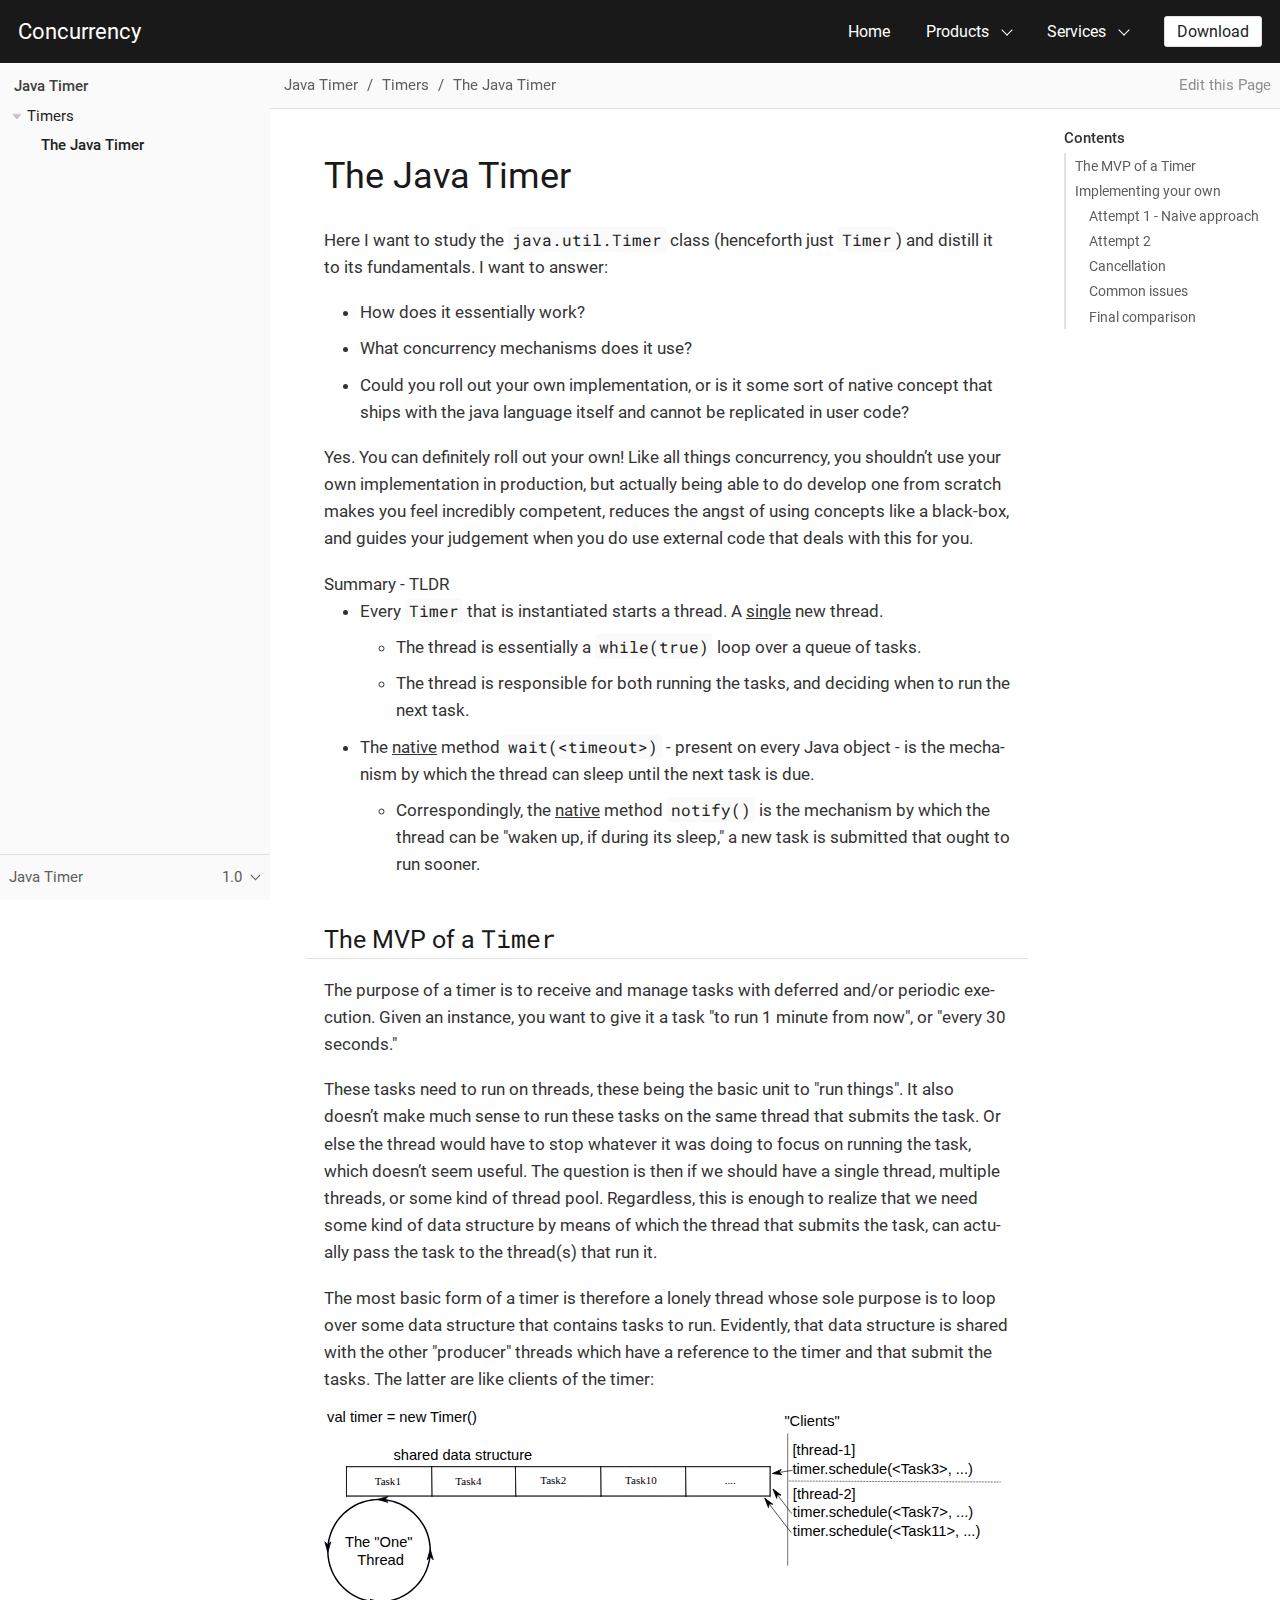
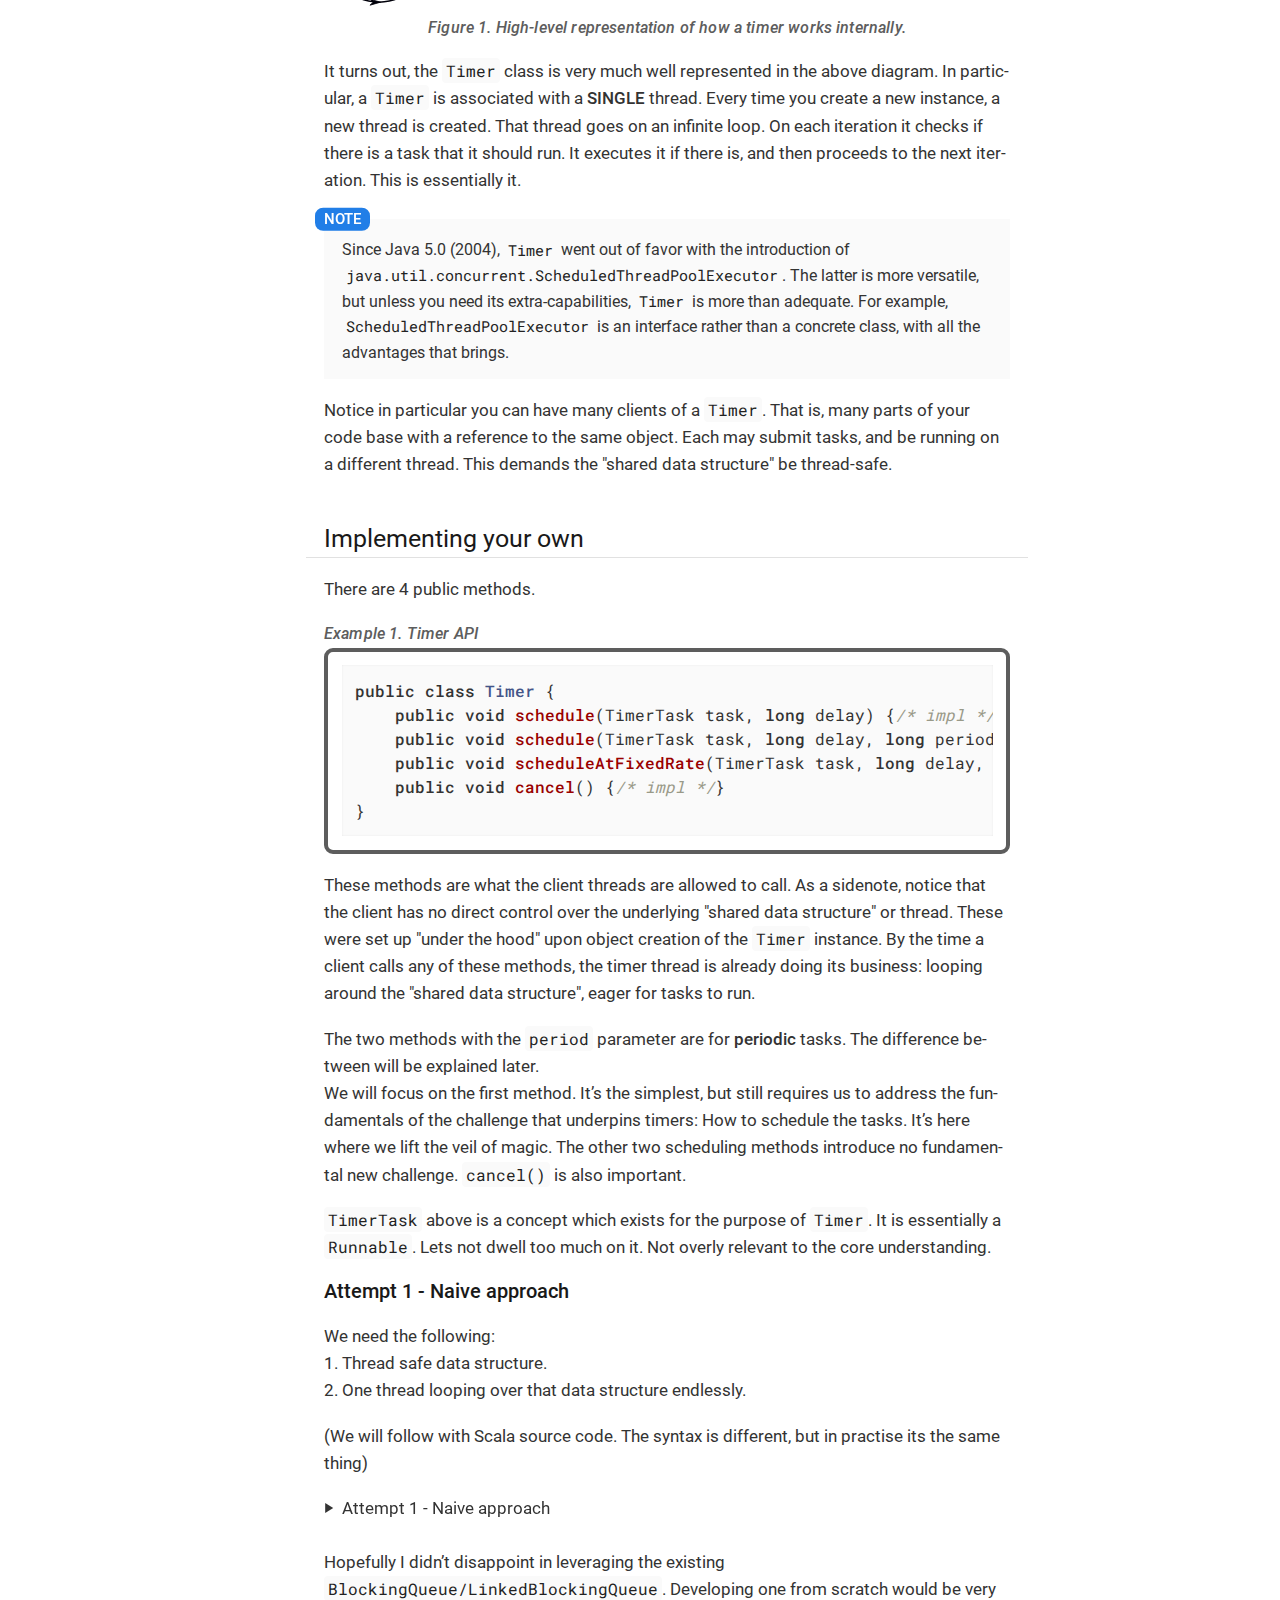
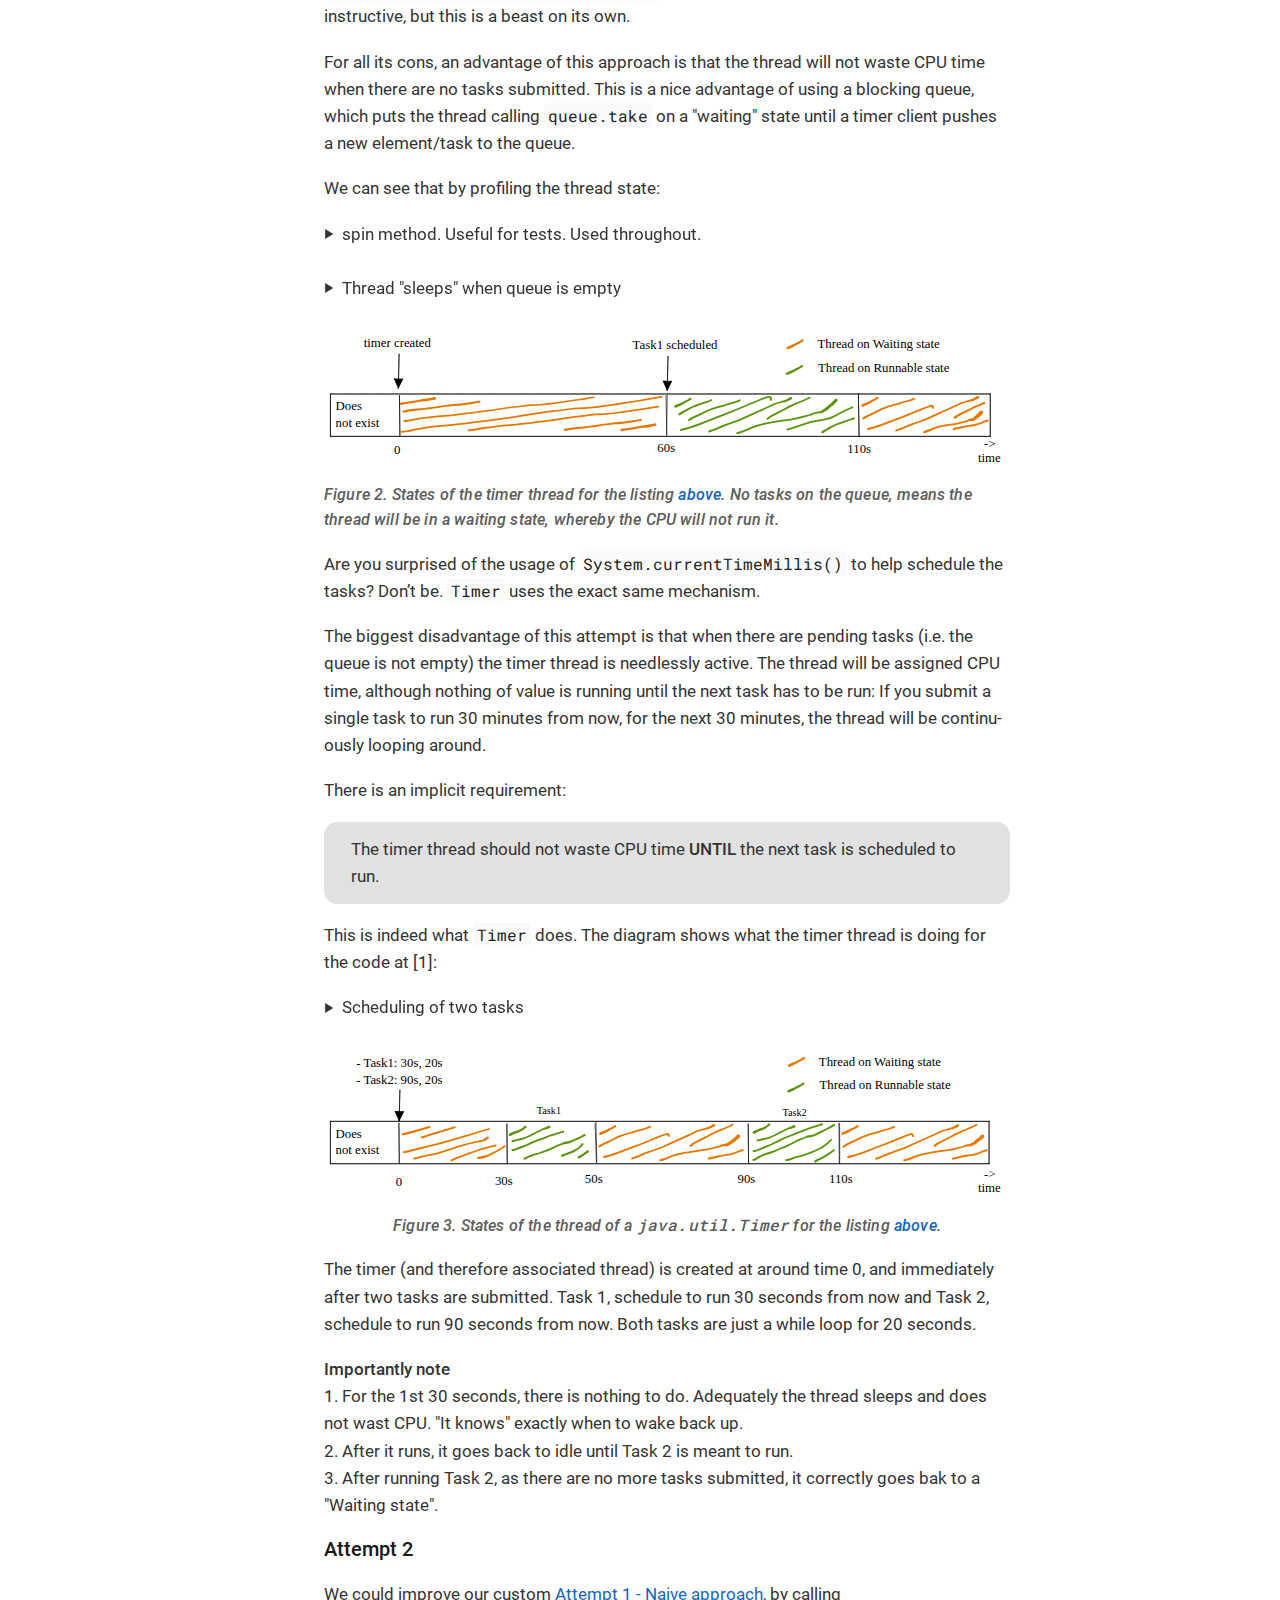
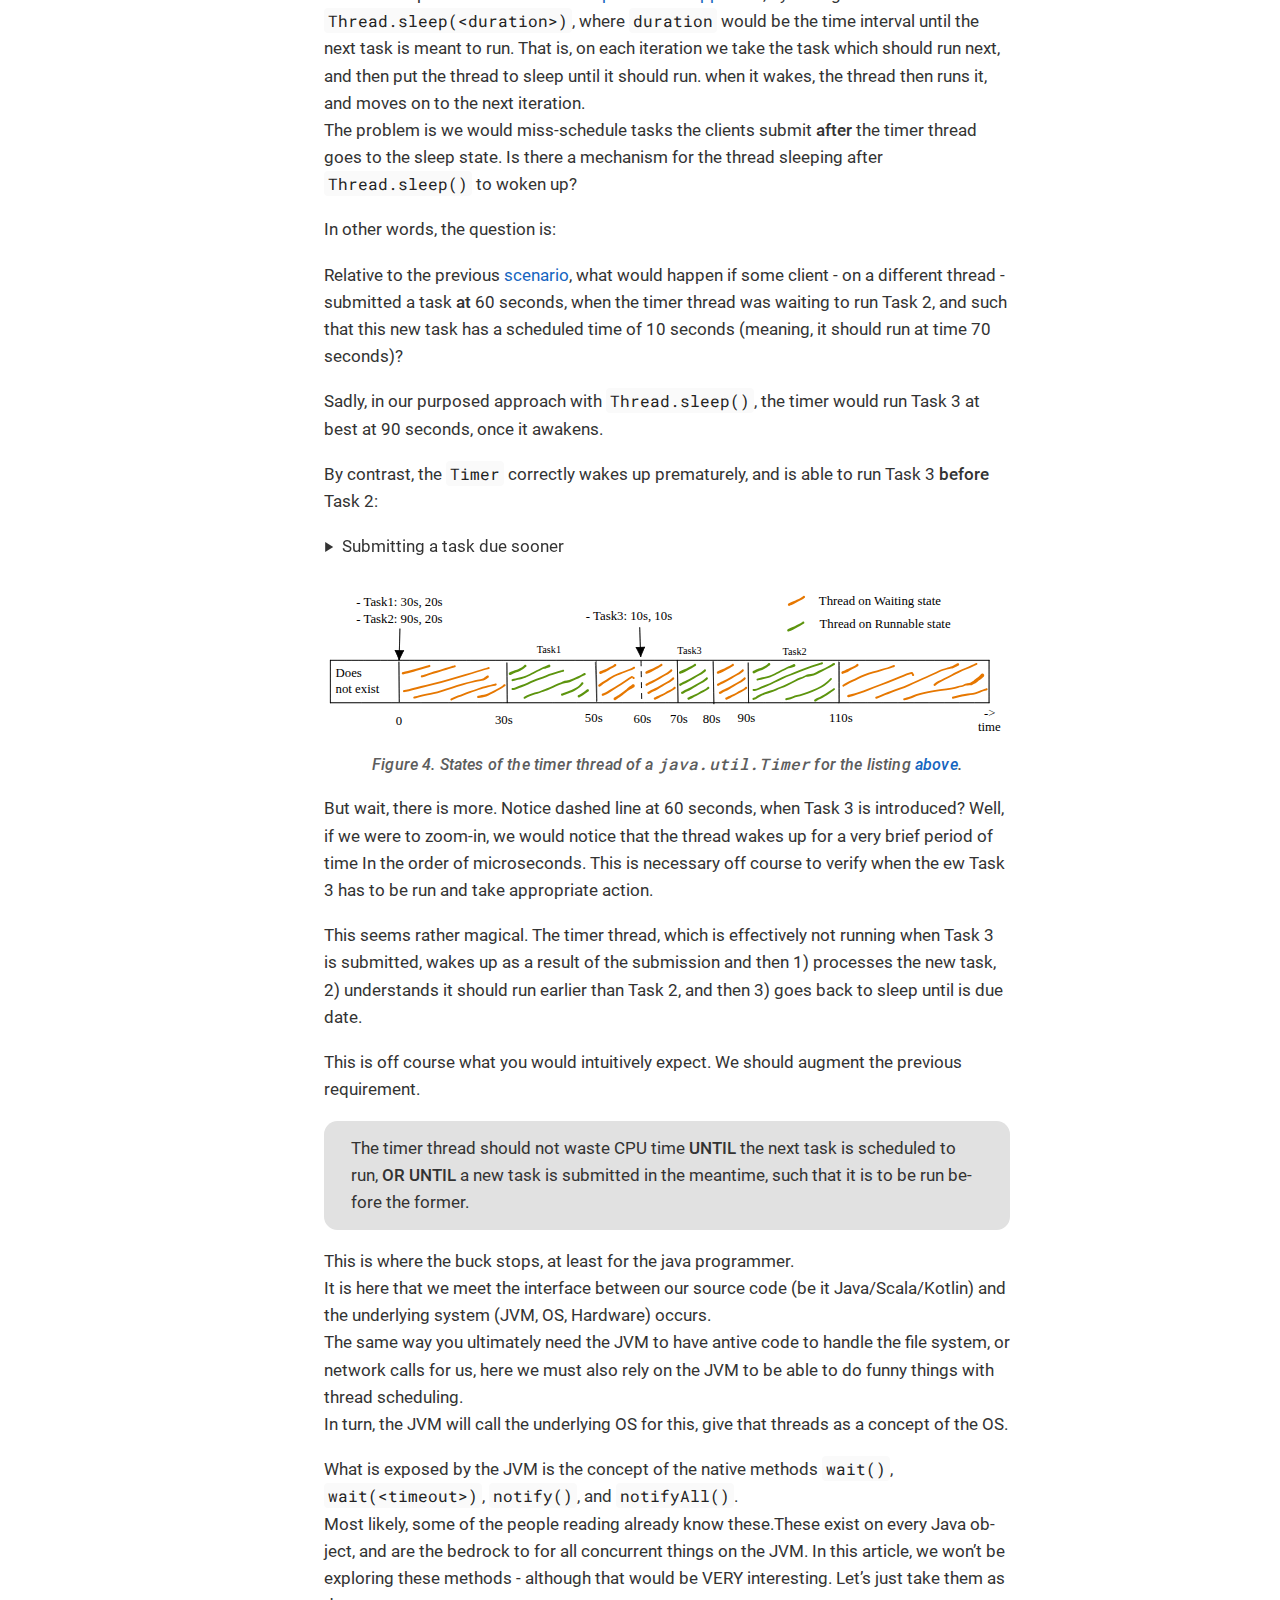
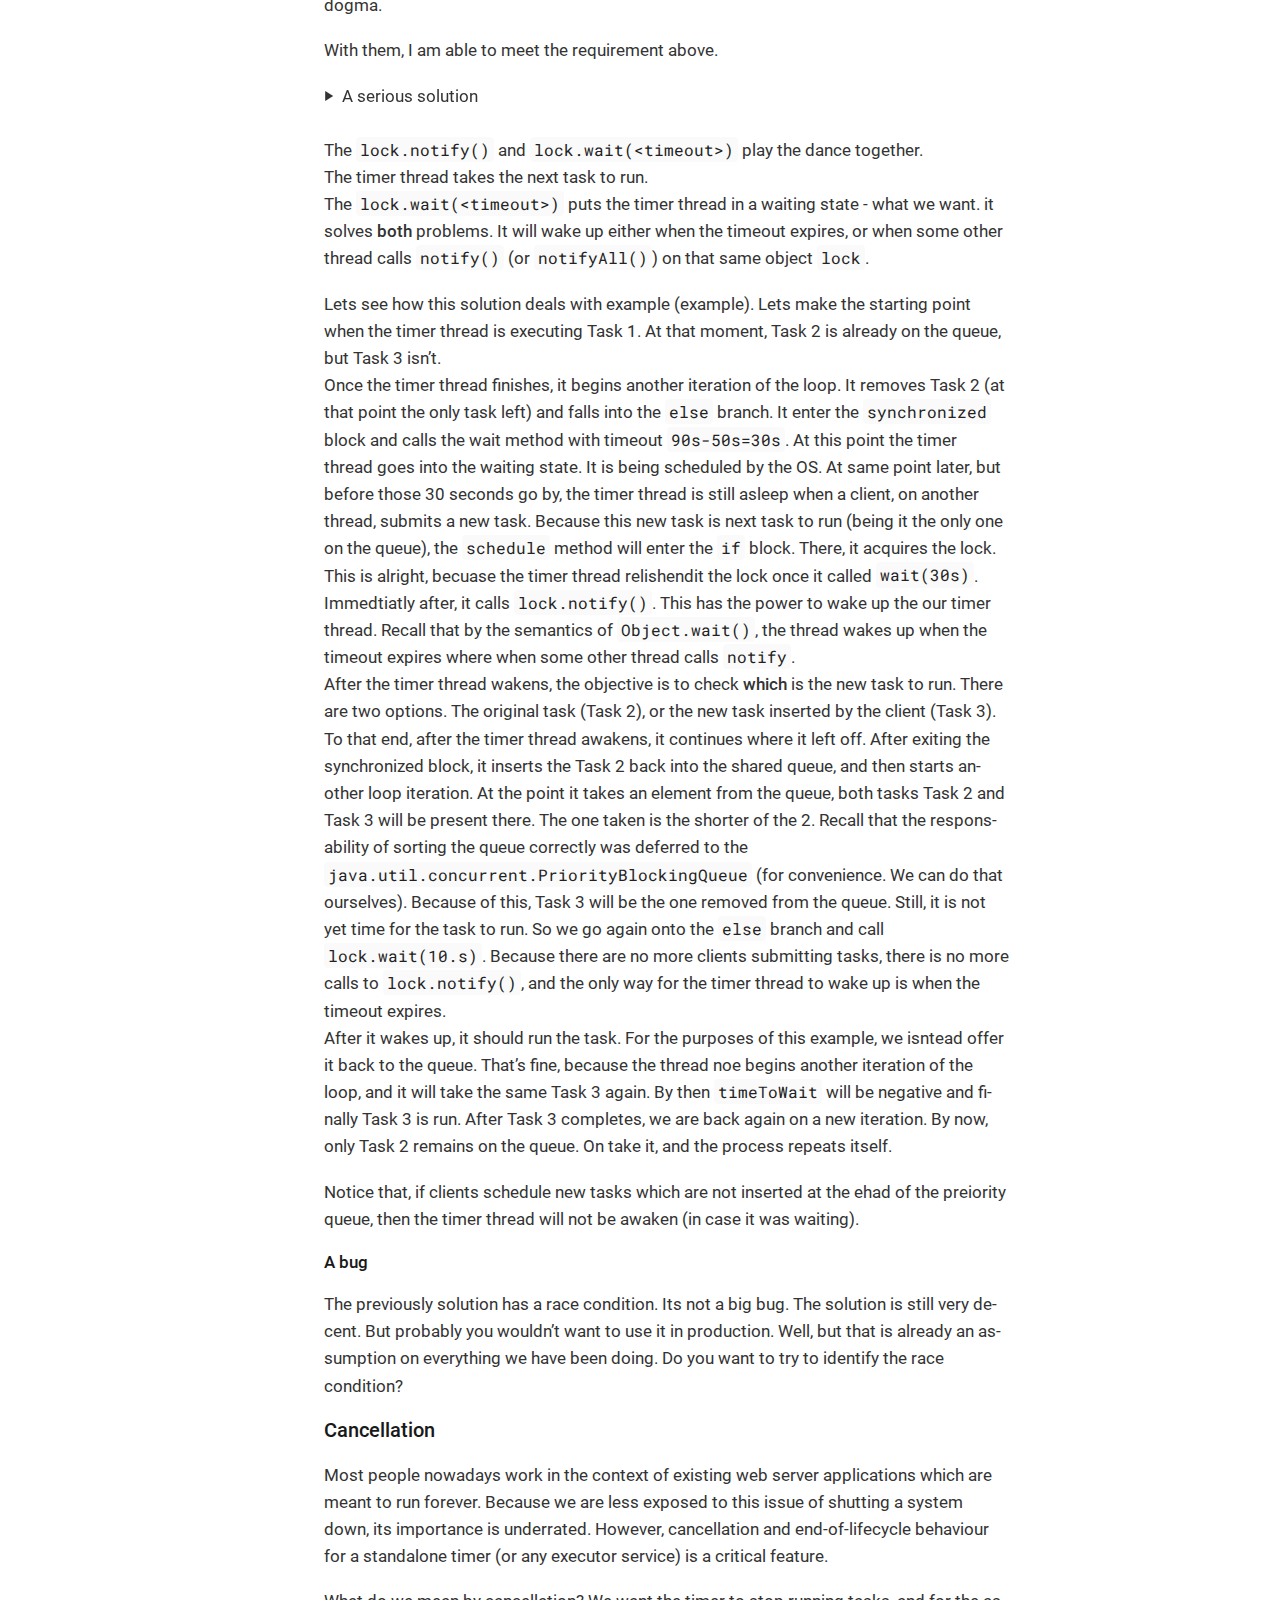
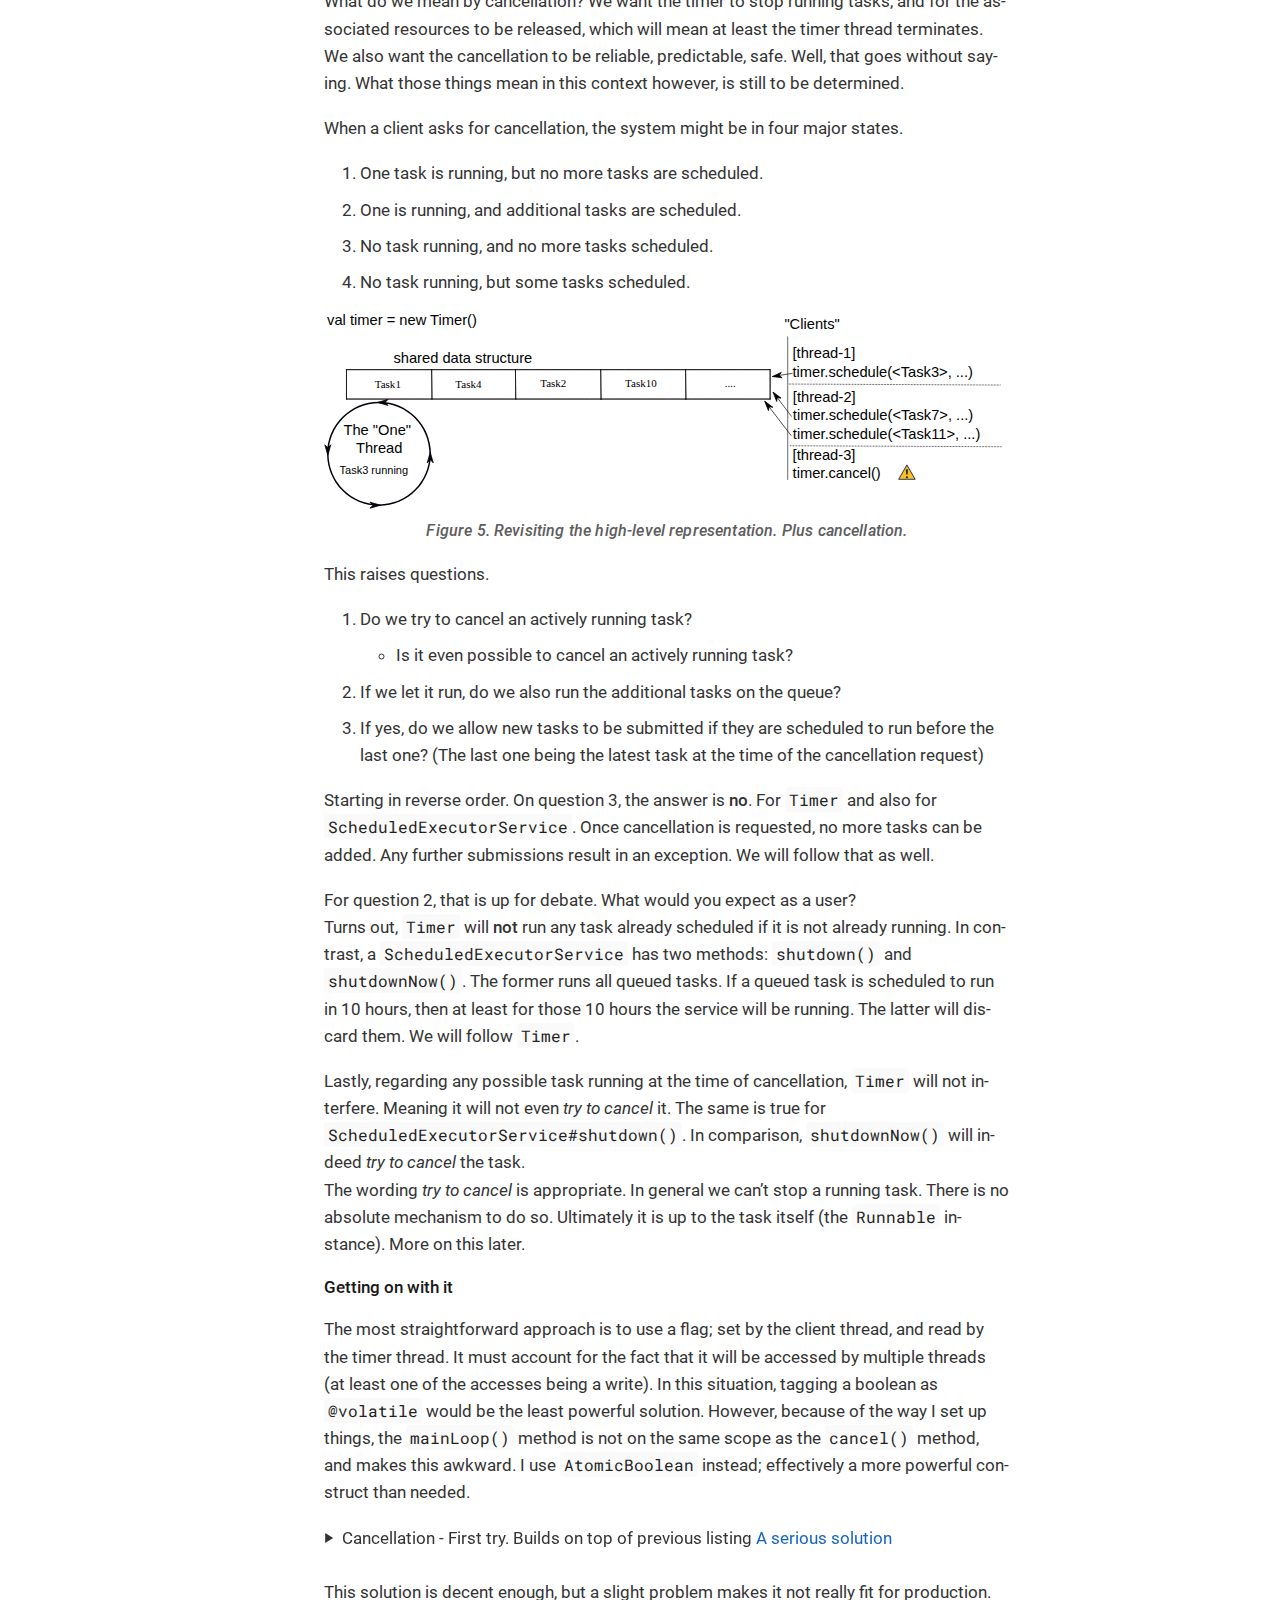
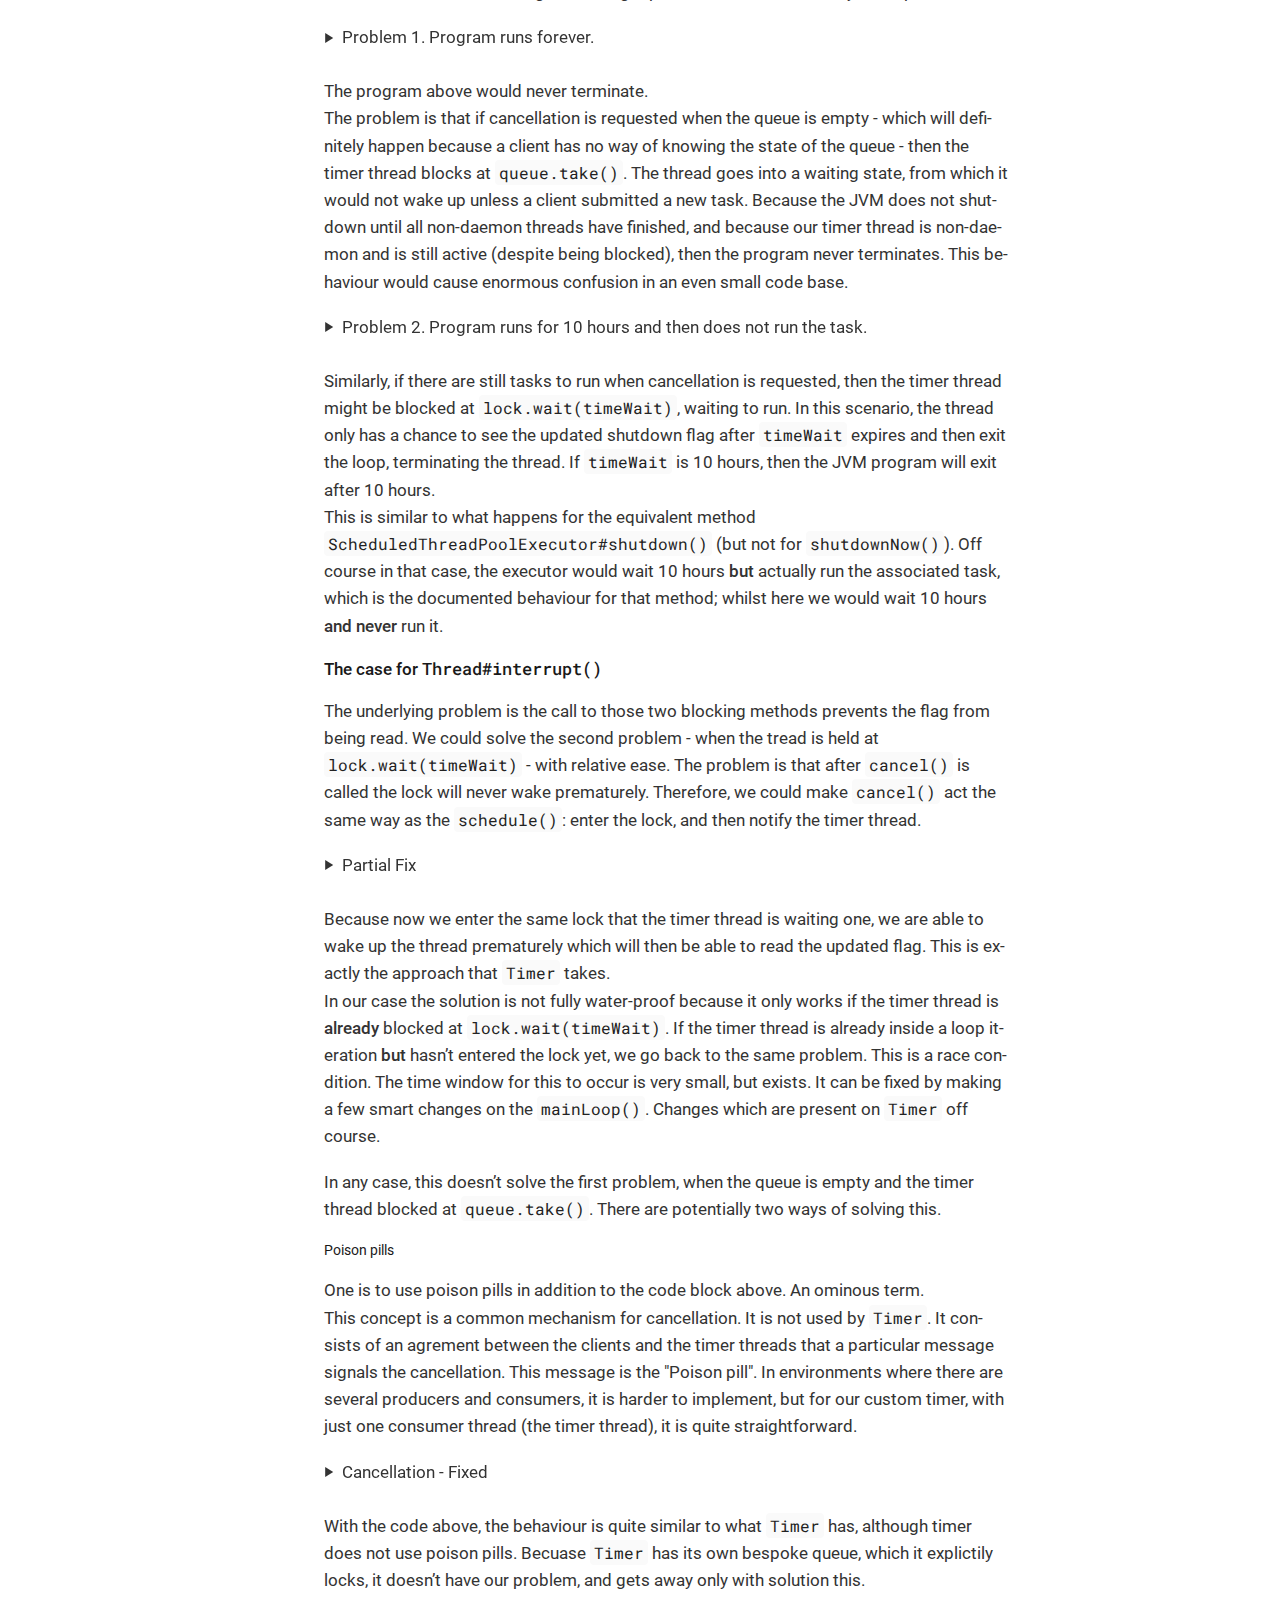
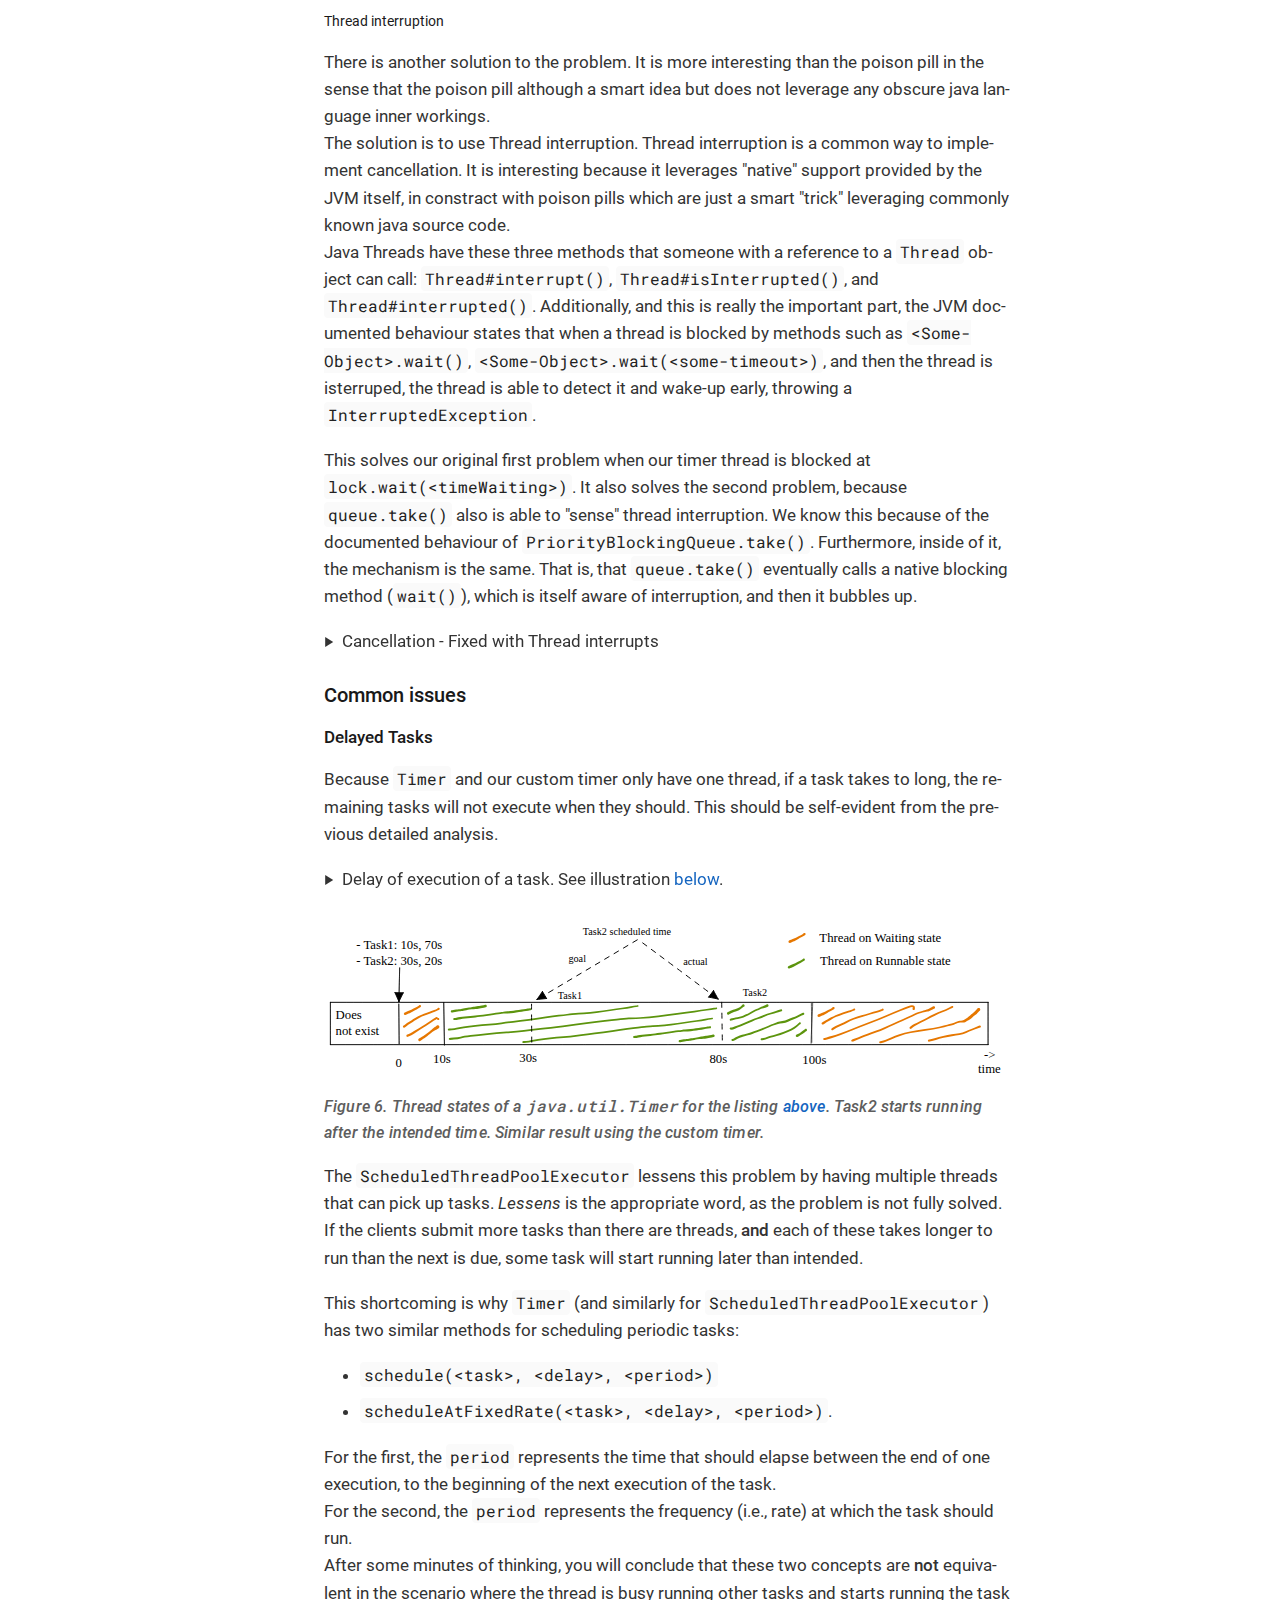
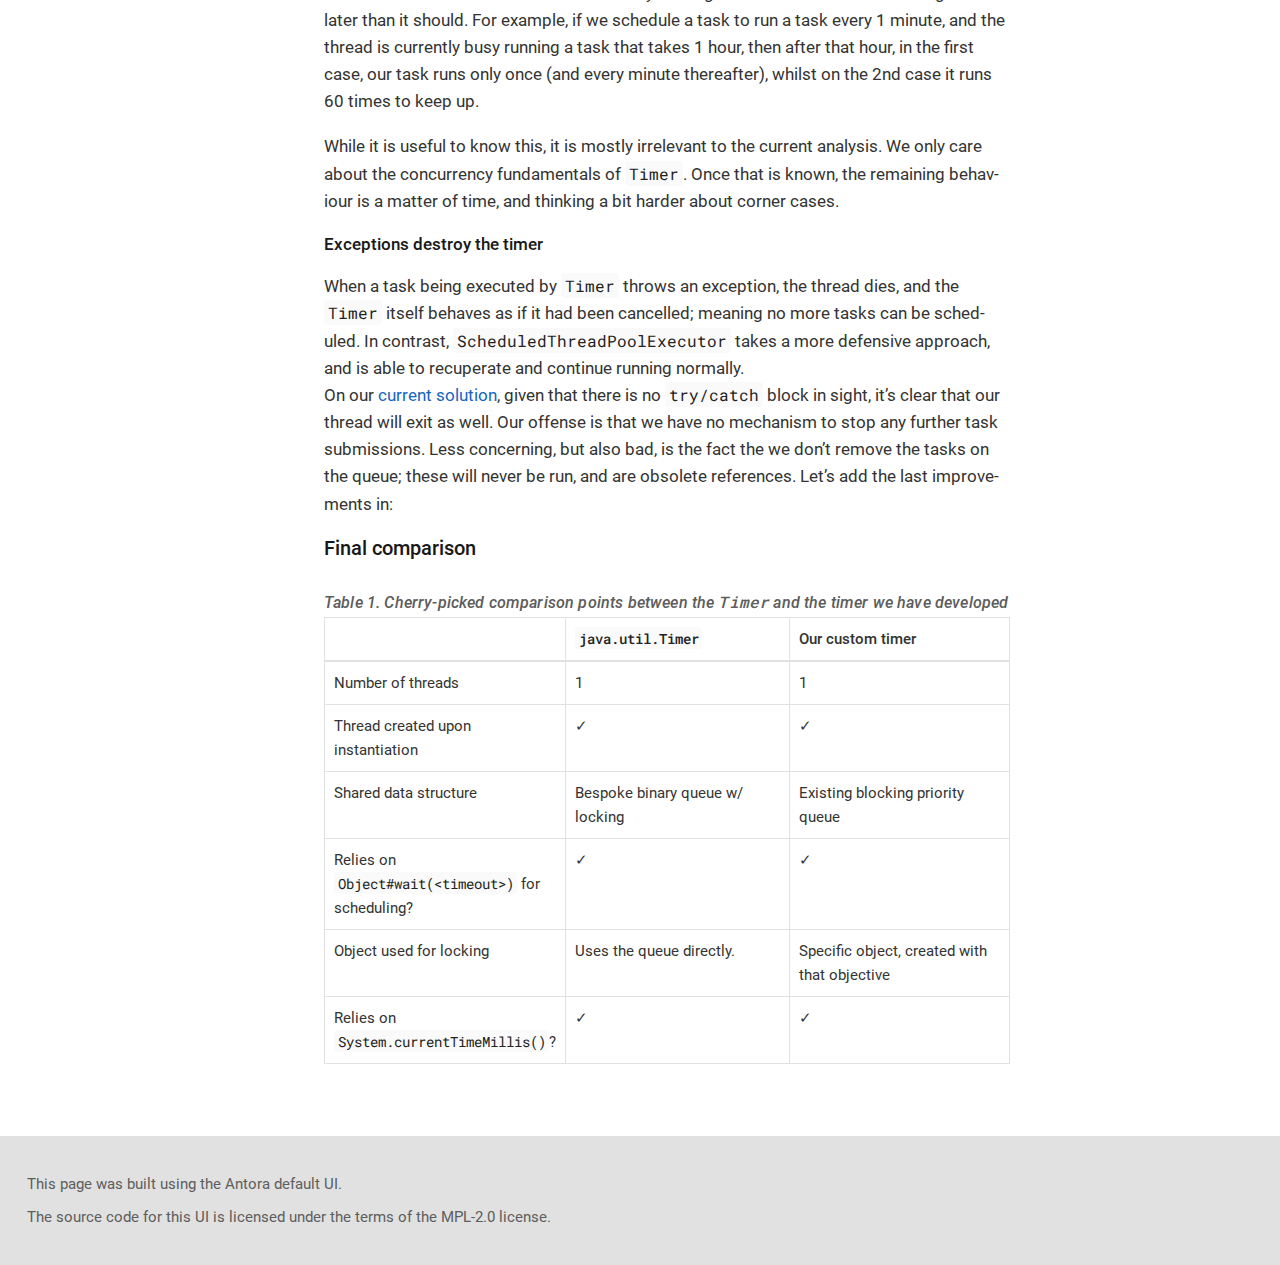
<file: javaTimer/1.0/javaTimer.html>
<!DOCTYPE html>
<html lang="en">
  <head>
    <meta charset="utf-8">
    <meta name="viewport" content="width=device-width,initial-scale=1">
    <title>The Java Timer :: Concurrency</title>
    <meta name="generator" content="Antora 3.0.1">
    <link rel="stylesheet" href="../../_/css/site.css">
    <script>var uiRootPath = '../../_'</script>
  </head>
  <body class="article">
<header class="header">
  <nav class="navbar">
    <div class="navbar-brand">
      <a class="navbar-item" href="../..">Concurrency</a>
      <button class="navbar-burger" data-target="topbar-nav">
        <span></span>
        <span></span>
        <span></span>
      </button>
    </div>
    <div id="topbar-nav" class="navbar-menu">
      <div class="navbar-end">
        <a class="navbar-item" href="#">Home</a>
        <div class="navbar-item has-dropdown is-hoverable">
          <a class="navbar-link" href="#">Products</a>
          <div class="navbar-dropdown">
            <a class="navbar-item" href="#">Product A</a>
            <a class="navbar-item" href="#">Product B</a>
            <a class="navbar-item" href="#">Product C</a>
          </div>
        </div>
        <div class="navbar-item has-dropdown is-hoverable">
          <a class="navbar-link" href="#">Services</a>
          <div class="navbar-dropdown">
            <a class="navbar-item" href="#">Service A</a>
            <a class="navbar-item" href="#">Service B</a>
            <a class="navbar-item" href="#">Service C</a>
          </div>
        </div>
        <div class="navbar-item">
          <span class="control">
            <a class="button is-primary" href="#">Download</a>
          </span>
        </div>
      </div>
    </div>
  </nav>
</header>
<div class="body">
<div class="nav-container" data-component="javaTimer" data-version="1.0">
  <aside class="nav">
    <div class="panels">
<div class="nav-panel-menu is-active" data-panel="menu">
  <nav class="nav-menu">
    <h3 class="title"><a href="javaTimer.html">Java Timer</a></h3>
<ul class="nav-list">
  <li class="nav-item" data-depth="0">
<ul class="nav-list">
  <li class="nav-item" data-depth="1">
    <button class="nav-item-toggle"></button>
    <span class="nav-text">Timers</span>
<ul class="nav-list">
  <li class="nav-item is-current-page" data-depth="2">
    <a class="nav-link" href="javaTimer.html">The Java Timer</a>
  </li>
</ul>
  </li>
</ul>
  </li>
</ul>
  </nav>
</div>
<div class="nav-panel-explore" data-panel="explore">
  <div class="context">
    <span class="title">Java Timer</span>
    <span class="version">1.0</span>
  </div>
  <ul class="components">
    <li class="component is-current">
      <a class="title" href="javaTimer.html">Java Timer</a>
      <ul class="versions">
        <li class="version is-current is-latest">
          <a href="javaTimer.html">1.0</a>
        </li>
      </ul>
    </li>
  </ul>
</div>
    </div>
  </aside>
</div>
<main class="article">
<div class="toolbar" role="navigation">
<button class="nav-toggle"></button>
<nav class="breadcrumbs" aria-label="breadcrumbs">
  <ul>
    <li><a href="javaTimer.html">Java Timer</a></li>
    <li>Timers</li>
    <li><a href="javaTimer.html">The Java Timer</a></li>
  </ul>
</nav>
  <div class="edit-this-page"><a href="https://github.com/cmhteixeira/personal-blog/edit/dev/modules/ROOT/pages/javaTimer.adoc">Edit this Page</a></div>
  </div>
  <div class="content">
<aside class="toc sidebar" data-title="Contents" data-levels="2">
  <div class="toc-menu"></div>
</aside>
<article class="doc">
<h1 class="page">The Java Timer</h1>
<div id="preamble">
<div class="sectionbody">
<div class="paragraph">
<p>Here I want to study the <code>java.util.Timer</code> class (henceforth just <code>Timer</code>) and distill it to its fundamentals. I want to answer:</p>
</div>
<div class="ulist">
<ul>
<li>
<p>How does it essentially work?</p>
</li>
<li>
<p>What concurrency mechanisms does it use?</p>
</li>
<li>
<p>Could you roll out your own implementation, or is it some sort of native concept that ships with the java language itself and cannot be replicated in user code?</p>
</li>
</ul>
</div>
<div class="paragraph">
<p>Yes. You can definitely roll out your own! Like all things concurrency, you shouldn&#8217;t use your own implementation in production, but actually being able to do develop one from scratch makes you feel incredibly competent, reduces the angst of using concepts like a black-box, and guides your judgement when you do use external code that deals with this for you.</p>
</div>
<div class="ulist">
<div class="title">Summary - TLDR</div>
<ul>
<li>
<p>Every <code>Timer</code> that is instantiated starts a thread. A <span class="underline">single</span> new thread.</p>
<div class="ulist">
<ul>
<li>
<p>The thread is essentially a <code>while(true)</code> loop over a queue of tasks.</p>
</li>
<li>
<p>The thread is responsible for both running the tasks, and deciding when to run the next task.</p>
</li>
</ul>
</div>
</li>
<li>
<p>The <span class="underline">native</span> method <code>wait(&lt;timeout&gt;)</code> - present on every Java object - is the mechanism by which the thread can sleep until the next task is due.</p>
<div class="ulist">
<ul>
<li>
<p>Correspondingly, the <span class="underline">native</span>  method <code>notify()</code> is the mechanism by which the thread can be "waken up, if during its sleep," a new task is submitted that ought to run sooner.</p>
</li>
</ul>
</div>
</li>
</ul>
</div>
</div>
</div>
<div class="sect1">
<h2 id="_the_mvp_of_a_timer"><a class="anchor" href="#_the_mvp_of_a_timer"></a>The MVP of a <code>Timer</code></h2>
<div class="sectionbody">
<div class="paragraph">
<p>The purpose of a timer is to receive and manage tasks with deferred and/or periodic execution. Given an instance, you want to give it a task "to run 1 minute from now", or "every 30 seconds."</p>
</div>
<div class="paragraph">
<p>These tasks need to run on threads, these being the basic unit to "run things". It also doesn&#8217;t make much sense to run these tasks on the same thread that submits the task. Or else the thread would have to stop whatever it was doing to focus on running the task, which doesn&#8217;t seem useful. The question is then if we should have a single thread, multiple threads, or some kind of thread pool. Regardless, this is enough to realize that we need some kind of data structure by means of which the thread that submits the task, can actually pass the task to the thread(s) that run it.</p>
</div>
<div class="paragraph">
<p>The most basic form of a timer is therefore a lonely thread whose sole purpose is to loop over some data structure that contains tasks to run. Evidently, that data structure is shared with the other "producer" threads which have a reference to the timer and that submit the tasks. The latter are like clients of the timer:</p>
</div>
<div class="imageblock">
<div class="content">
<img src="_images/Overview.svg" alt="Overview">
</div>
<div class="title">Figure 1. High-level representation of how a timer works internally.</div>
</div>
<div class="paragraph">
<p>It turns out, the <code>Timer</code> class is very much well represented in the above diagram. In particular, a <code>Timer</code> is associated with a <strong>SINGLE</strong> thread. Every time you create a new instance, a new thread is created. That thread goes on an infinite loop. On each iteration it checks if there is a task that it should run. It executes it if there is, and then proceeds to the next iteration. This is essentially it.</p>
</div>
<div class="admonitionblock note">
<table>
<tr>
<td class="icon">
<i class="fa icon-note" title="Note"></i>
</td>
<td class="content">
<div class="paragraph">
<p>Since Java 5.0 (2004), <code>Timer</code> went out of favor with the introduction of <code>java.util.concurrent.ScheduledThreadPoolExecutor</code>. The latter is more versatile, but unless you need its extra-capabilities, <code>Timer</code> is more than adequate. For example, <code>ScheduledThreadPoolExecutor</code> is an interface rather than a concrete class, with all the advantages that brings.</p>
</div>
</td>
</tr>
</table>
</div>
<div class="paragraph">
<p>Notice in particular you can have many clients of a <code>Timer</code>. That is, many parts of your code base with a reference to the same object. Each may submit tasks, and be running on a different thread. This demands the "shared data structure" be thread-safe.</p>
</div>
</div>
</div>
<div class="sect1">
<h2 id="_implementing_your_own"><a class="anchor" href="#_implementing_your_own"></a>Implementing your own</h2>
<div class="sectionbody">
<div class="paragraph">
<p>There are 4 public methods.</p>
</div>
<div class="exampleblock">
<div class="title">Example 1. Timer API</div>
<div class="content">
<div class="listingblock">
<div class="content">
<pre class="highlightjs highlight"><code class="language-java hljs" data-lang="java">public class Timer {
    public void schedule(TimerTask task, long delay) {/* impl */}
    public void schedule(TimerTask task, long delay, long period) {/* impl */}
    public void scheduleAtFixedRate(TimerTask task, long delay, long period) {/* impl */}
    public void cancel() {/* impl */}
}</code></pre>
</div>
</div>
</div>
</div>
<div class="paragraph">
<p>These methods are what the client threads are allowed to call. As a sidenote, notice that the client has no direct control over the underlying "shared data structure" or thread. These were set up "under the hood" upon object creation of the <code>Timer</code> instance. By the time a client calls any of these methods, the timer thread is already doing its business: looping around the "shared data structure", eager for tasks to run.</p>
</div>
<div class="paragraph">
<p>The two methods with the <code>period</code> parameter are for <strong>periodic</strong> tasks. The difference between will be explained later.<br>
We will focus on the first method. It&#8217;s the simplest, but still requires us to address the fundamentals of the challenge that underpins timers: How to schedule the tasks.  It&#8217;s here where we lift the veil of magic. The other two scheduling methods introduce no fundamental new challenge. <code>cancel()</code> is also important.</p>
</div>
<div class="paragraph">
<p><code>TimerTask</code> above is a concept which exists for the purpose of <code>Timer</code>. It is essentially a <code>Runnable</code>. Lets not dwell too much on it. Not overly relevant to the core understanding.</p>
</div>
<div class="sect2">
<h3 id="_attempt_1_naive_approach"><a class="anchor" href="#_attempt_1_naive_approach"></a>Attempt 1 - Naive approach</h3>
<div class="paragraph">
<p>We need the following:<br>
1. Thread safe data structure.<br>
2. One thread looping over that data structure endlessly.</p>
</div>
<div class="paragraph">
<p>(We will follow with Scala source code. The syntax is different, but in practise its the same thing)</p>
</div>
<details>
<summary class="title">Attempt 1 - Naive approach</summary>
<div class="content">
<div class="listingblock">
<div class="content">
<pre class="highlightjs highlight"><code class="language-scala hljs" data-lang="scala">import java.util.concurrent.{BlockingQueue, LinkedBlockingQueue}

class CustomTimer private (queue: BlockingQueue[(Runnable, Long)]) {
  def schedule(runnable: Runnable, delay: Long): Unit = {
    val task = (runnable, System.currentTimeMillis() + delay)
    queue.put(task)
  }
}

object CustomTimer {

  def apply(threadName: String): CustomTimer = {
    val queue = new LinkedBlockingQueue[(Runnable, Long)]()

    def mainLoop(): Unit =
      while (true) {
        val tuple @ (runnableTask, whenToRun) = queue.take()
        if (System.currentTimeMillis() &gt; whenToRun) runnableTask.run()
        else queue.put(tuple)
      }

    val timerThread = new Thread(new Runnable { def run(): Unit = mainLoop() })
    timerThread.setName(threadName)
    timerThread.setDaemon(false)
    timerThread.start()
    new CustomTimer(queue)
  }
}</code></pre>
</div>
</div>
</div>
</details>
<div class="paragraph">
<p>Hopefully I didn&#8217;t disappoint in leveraging the existing <code>BlockingQueue/LinkedBlockingQueue</code>. Developing one from scratch would be very instructive, but this is a beast on its own.</p>
</div>
<div class="paragraph">
<p>For all its cons, an advantage of this approach is that the thread will not waste CPU time when there are no tasks submitted. This is a nice advantage of using a blocking queue, which puts the thread calling <code>queue.take</code> on a "waiting" state until a timer client pushes a new element/task to the queue.</p>
</div>
<div class="paragraph">
<p>We can see that by profiling the thread state:</p>
</div>
<details>
<summary class="title">spin method. Useful for tests. Used throughout.</summary>
<div class="content">
<div class="listingblock">
<div class="content">
<pre class="highlightjs highlight"><code class="language-scala hljs" data-lang="scala">import scala.concurrent.duration._

def spin(duration: Duration): Unit = {
  val stopSpinning = System.currentTimeMillis() + duration.toMillis
  while (System.currentTimeMillis() &lt; stopSpinning) {}
}</code></pre>
</div>
</div>
</div>
</details>
<details id="threadSleepsWhenQueueEmpty">
<summary class="title">Thread "sleeps" when queue is empty</summary>
<div class="content">
<div class="listingblock">
<div class="content">
<pre class="highlightjs highlight"><code class="language-scala hljs" data-lang="scala">import scala.concurrent.duration._

object SomeTests extends App {
  val customTimer = CustomTimer("FooBarThread") <i class="conum" data-value="1"></i><b>(1)</b>

  spin(1.minute) <i class="conum" data-value="2"></i><b>(2)</b>

  customTimer.schedule(
    new Runnable { def run(): Unit = spin(20.seconds) },
    30.second.toMillis
  )

}</code></pre>
</div>
</div>
<div class="colist arabic">
<table>
<tr>
<td><i class="conum" data-value="1"></i><b>1</b></td>
<td>By the time this constructor returns, the timer thread is already up and running.</td>
</tr>
<tr>
<td><i class="conum" data-value="2"></i><b>2</b></td>
<td>Note, this call happens on the main thread, which is different from the timer thread.</td>
</tr>
</table>
</div>
</div>
</details>
<div class="imageblock">
<div class="content">
<img src="_images/TimerThreadLane-Attempt1.svg" alt="TimerThreadLane Attempt1">
</div>
<div class="title">Figure 2. States of the timer thread for the listing <a href="#threadSleepsWhenQueueEmpty">above</a>. No tasks on the queue, means the thread will be in a waiting state, whereby the CPU will not run it.</div>
</div>
<div class="paragraph">
<p>Are you surprised of the usage of <code>System.currentTimeMillis()</code> to help schedule the tasks? Don&#8217;t be. <code>Timer</code> uses the exact same mechanism.</p>
</div>
<div class="paragraph">
<p>The biggest disadvantage of this attempt is that when there are pending tasks (i.e. the queue is not empty) the timer thread is needlessly active. The thread will be assigned CPU time, although nothing  of value is running until the next task has to be run: If you submit a single task to run 30 minutes from now, for the next 30 minutes, the thread will be continuously looping around.</p>
</div>
<div class="paragraph">
<p>There is an implicit requirement:</p>
</div>
<div class="sidebarblock">
<div class="content">
<div class="paragraph">
<p>The timer thread should not waste CPU time <strong>UNTIL</strong> the next task is scheduled to run.</p>
</div>
</div>
</div>
<div class="paragraph">
<p>This is indeed what <code>Timer</code> does. The diagram shows what the timer thread is doing for the code at [1]:</p>
</div>
<details id="twoTasksScheduled">
<summary class="title">Scheduling of two tasks</summary>
<div class="content">
<div class="listingblock">
<div class="content">
<pre class="highlightjs highlight"><code class="language-scala hljs" data-lang="scala">import java.util.{Timer, TimerTask}
import scala.concurrent.duration._

object SomeTests extends App {

  val javaTimer = new Timer("FooBarTimer") <i class="conum" data-value="1"></i><b>(1)</b>

  javaTimer.schedule(
    new TimerTask { def run() = spin(20.second) },
    30.second.toMillis
  )

  javaTimer.schedule(
    new TimerTask { def run() = spin(20.second) },
    90.second.toMillis
  )
}</code></pre>
</div>
</div>
<div class="colist arabic">
<table>
<tr>
<td><i class="conum" data-value="1"></i><b>1</b></td>
<td>By the time this constructor returns, the timer thread is already up and running.</td>
</tr>
</table>
</div>
</div>
</details>
<div id="javaTimerTwoTasksScheduled" class="imageblock">
<div class="content">
<img src="_images/TimerThreadLane.svg" alt="TimerThreadLane">
</div>
<div class="title">Figure 3. States of the thread of a <code>java.util.Timer</code> for the listing <a href="#twoTasksScheduled">above</a>.</div>
</div>
<div class="paragraph">
<p>The timer (and therefore associated thread) is created at around time 0, and immediately after two tasks are submitted. Task 1, schedule to run 30 seconds from now and Task 2, schedule to run 90 seconds from now. Both tasks are just a while loop for 20 seconds.</p>
</div>
<div class="paragraph">
<p><strong>Importantly note</strong><br>
1. For the 1st 30 seconds, there is nothing to do. Adequately the thread sleeps and does not wast CPU. "It knows" exactly when to wake back up.<br>
2. After it runs, it goes back to idle until Task 2 is meant to run.<br>
3. After running Task 2, as there are no more tasks submitted, it correctly goes bak to a "Waiting state".</p>
</div>
</div>
<div class="sect2">
<h3 id="_attempt_2"><a class="anchor" href="#_attempt_2"></a>Attempt 2</h3>
<div class="paragraph">
<p>We could improve our custom <a href="#_attempt_1_naive_approach">Attempt 1 - Naive approach</a>, by calling <code>Thread.sleep(&lt;duration&gt;)</code>, where <code>duration</code> would be the time interval until the next task is meant to run. That is, on each iteration we take the task which should run next, and then put the thread to sleep until it should run. when it wakes, the thread then runs it, and moves on to the next iteration.<br>
The problem is we would miss-schedule tasks the clients submit <strong>after</strong> the timer thread goes to the sleep state. Is there a mechanism for the thread sleeping after <code>Thread.sleep()</code> to woken up?</p>
</div>
<div class="paragraph">
<p>In other words, the question is:</p>
</div>
<div class="paragraph">
<p>Relative to the previous <a href="#javaTimerTwoTasksScheduled">scenario</a>, what would happen if some client - on a different thread - submitted a task <strong>at</strong> 60 seconds, when the timer thread was waiting to run Task 2, and such that this new task has a scheduled time of 10 seconds (meaning, it should run at time 70 seconds)?</p>
</div>
<div class="paragraph">
<p>Sadly, in our purposed approach with <code>Thread.sleep()</code>, the timer would run Task 3 at best at 90 seconds, once it awakens.</p>
</div>
<div class="paragraph">
<p>By contrast, the <code>Timer</code> correctly wakes up prematurely, and is able to run Task 3 <strong>before</strong> Task 2:</p>
</div>
<details id="submitNewTaskWhenThreadIsWaitingForAnother">
<summary class="title">Submitting a task due sooner</summary>
<div class="content">
<div class="listingblock">
<div class="content">
<pre class="highlightjs highlight"><code class="language-scala hljs" data-lang="scala">import java.util.{Timer, TimerTask}
import scala.concurrent.duration._

object SomeTests extends App {

  val javaTimer = new Timer("FooBarTimer") <i class="conum" data-value="1"></i><b>(1)</b>

  javaTimer.schedule(
    new TimerTask { def run() = spin(20.second) },
    30.second.toMillis
  )

  javaTimer.schedule(
    new TimerTask { def run() = spin(20.second) },
    90.second.toMillis
  )

  spin(60.seconds) <i class="conum" data-value="2"></i><b>(2)</b>

  javaTimer.schedule(
    new TimerTask { def run() = spin(10.second) },
    10.second.toMillis
  )
}</code></pre>
</div>
</div>
<div class="colist arabic">
<table>
<tr>
<td><i class="conum" data-value="1"></i><b>1</b></td>
<td>By the time this constructor returns, the timer thread is already up and running.</td>
</tr>
<tr>
<td><i class="conum" data-value="2"></i><b>2</b></td>
<td>Notice that this is the main thread, the only "client" of the <code>Timer</code> instance.</td>
</tr>
</table>
</div>
</div>
</details>
<div class="imageblock">
<div class="content">
<img src="_images/TimerThreadLane-ExtraTask.svg" alt="TimerThreadLane ExtraTask">
</div>
<div class="title">Figure 4. States of the timer thread of a <code>java.util.Timer</code> for the listing <a href="#submitNewTaskWhenThreadIsWaitingForAnother">above</a>.</div>
</div>
<div class="paragraph">
<p>But wait, there is more. Notice dashed line at 60 seconds, when Task 3 is introduced? Well, if we were to zoom-in, we would notice that the thread wakes up for a very brief period of time In the order of microseconds. This is necessary off course to verify when the ew Task 3 has to be run and take appropriate action.</p>
</div>
<div class="paragraph">
<p>This seems rather magical. The timer thread, which is effectively not running when Task 3 is submitted, wakes up as a result of the submission and then 1) processes the new task, 2) understands it should run earlier than Task 2, and then 3) goes back to sleep until is due date.</p>
</div>
<div class="paragraph">
<p>This is off course what you would intuitively expect. We should augment the previous requirement.</p>
</div>
<div class="sidebarblock">
<div class="content">
<div class="paragraph">
<p>The timer thread should not waste CPU time <strong>UNTIL</strong> the next task is scheduled to run, <strong>OR UNTIL</strong> a new task is submitted in the meantime, such that it is to be run before the former.</p>
</div>
</div>
</div>
<div class="paragraph">
<p>This is where the buck stops, at least for the java programmer.<br>
It is here that we meet the interface between our source code (be it Java/Scala/Kotlin) and the underlying system (JVM, OS, Hardware) occurs.<br>
The same way you ultimately need the JVM to have antive code to handle the file system, or network calls for us, here we must also rely on the JVM to be able to do funny things with thread scheduling.<br>
In turn, the JVM will call the underlying OS for this, give that threads as a concept of the OS.</p>
</div>
<div class="paragraph">
<p>What is exposed by the JVM is the concept of the native methods <code>wait()</code>, <code>wait(&lt;timeout&gt;)</code>, <code>notify()</code>, and <code>notifyAll()</code>.<br>
Most likely, some of the people reading already know these.These exist on every Java object, and are the bedrock to for all concurrent things on the JVM. In this article, we won&#8217;t be exploring these methods - although that would be VERY interesting. Let&#8217;s just take them as dogma.</p>
</div>
<div class="paragraph">
<p>With them, I am able to meet the requirement above.</p>
</div>
<details id="firstSeriousSolution">
<summary class="title">A serious solution</summary>
<div class="content">
<div class="listingblock">
<div class="content">
<pre class="highlightjs highlight"><code class="language-scala hljs" data-lang="scala">import java.util.Comparator
import java.util.concurrent.{BlockingQueue, PriorityBlockingQueue}

class CustomTimer private (lock: Object, queue: BlockingQueue[(Runnable, Long)]) {
  def schedule(runnable: Runnable, delay: Long): Unit = {
    val thisTask = (runnable, System.currentTimeMillis() + delay)
    queue.put(thisTask)
    if (queue.peek() == thisTask) {
      lock.synchronized {
        lock.notify() <i class="conum" data-value="1"></i><b>(1)</b>
      }
    }
  }
}

object CustomTimer {

  private def comparator: Comparator[(Runnable, Long)] =  <i class="conum" data-value="2"></i><b>(2)</b>
    new Comparator[(Runnable, Long)] {
      def compare(o1: (Runnable, Long), o2: (Runnable, Long)): Int =
        (o1._2 - o2._2).toInt
    }

  def apply(threadName: String): CustomTimer = {
    val lock: Object = new Object()
    val queue = new PriorityBlockingQueue[(Runnable, Long)](10, comparator)

    def mainLoop(): Unit =
      while (true) {
        val tuple @ (runnableTask, whenToRun) = queue.take()
        val timeToWait = whenToRun - System.currentTimeMillis()
        if (timeToWait &lt;= 0) runnableTask.run()
        else {
          lock.synchronized {
            lock.wait(timeToWait) <i class="conum" data-value="1"></i><b>(1)</b>
          }
          queue.offer(tuple)
        }
      }

    val timerThread = new Thread(new Runnable { def run(): Unit = mainLoop() })
    timerThread.setName(threadName)
    timerThread.setDaemon(false)
    timerThread.start()
    new CustomTimer(lock, queue)
  }
}</code></pre>
</div>
</div>
<div class="colist arabic">
<table>
<tr>
<td><i class="conum" data-value="1"></i><b>1</b></td>
<td>They dance together</td>
</tr>
<tr>
<td><i class="conum" data-value="2"></i><b>2</b></td>
<td>The <code>PriorityBlockingQueue</code> needs this to be able to sort the elements by priority.</td>
</tr>
</table>
</div>
</div>
</details>
<div class="paragraph">
<p>The <code>lock.notify()</code> and <code>lock.wait(&lt;timeout&gt;)</code> play the dance together.<br>
The timer thread takes the next task to run.<br>
The <code>lock.wait(&lt;timeout&gt;)</code> puts the timer thread in a waiting state - what we want. it solves <strong>both</strong> problems. It will wake up either when the timeout expires, or when some other thread calls <code>notify()</code> (or <code>notifyAll()</code>) on that same object <code>lock</code>.</p>
</div>
<div class="paragraph">
<p>Lets see how this solution deals with example (example). Lets make the starting point when the timer thread is executing Task 1. At that moment, Task 2 is already on the queue, but Task 3 isn&#8217;t.<br>
Once the timer thread finishes, it begins another iteration of the loop. It removes Task 2 (at that point the only task left) and falls into the <code>else</code> branch. It enter the <code>synchronized</code> block and calls the wait method with timeout <code>90s-50s=30s</code>. At this point the timer thread goes into the waiting state. It is being scheduled by the OS. At same point later, but before those 30 seconds go by, the timer thread is still asleep when a client, on another thread, submits a new task. Because this new task is next task to run (being it the only one on the queue), the <code>schedule</code> method will enter the <code>if</code> block. There, it acquires the lock. This is alright, becuase the timer thread relishendit the lock once it called <code>wait(30s)</code>. Immedtiatly after, it calls <code>lock.notify()</code>. This has the power to wake up the our timer thread. Recall that by the semantics of <code>Object.wait()</code>, the thread wakes up when the timeout expires where when some other thread calls <code>notify</code>.<br>
After the timer thread wakens, the objective is to check <strong>which</strong> is the new task to run. There are two options. The original task (Task 2), or the new task inserted by the client (Task 3).<br>
To that end, after the timer thread awakens, it continues where it left off. After exiting the synchronized block, it inserts the Task 2 back into the shared queue, and then starts another loop iteration. At the point it takes an element from the queue, both tasks Task 2 and Task 3 will be present there. The one taken is the shorter of the 2. Recall that the responsability of sorting the queue correctly was deferred to the <code>java.util.concurrent.PriorityBlockingQueue</code> (for convenience. We can do that ourselves). Because of this, Task 3 will be the one removed from the queue. Still, it is not yet time for the task to run. So we go again onto the <code>else</code> branch and call <code>lock.wait(10.s)</code>. Because there are no more clients submitting tasks, there is no more calls to <code>lock.notify()</code>, and the only way for the timer thread to wake up is when the timeout expires.<br>
After it wakes up, it should run the task. For the purposes of this example, we isntead offer it back to the queue. That&#8217;s fine, because the thread noe begins another iteration of the loop, and it will take the same Task 3 again. By then <code>timeToWait</code> will be negative and finally Task 3 is run. After Task 3 completes, we are back again on a new iteration. By now, only Task 2 remains on the queue. On take it, and the process repeats itself.</p>
</div>
<div class="paragraph">
<p>Notice that, if clients schedule new tasks which are not inserted at the ehad of the preiority queue, then the timer thread will not be awaken (in case it was waiting).</p>
</div>
<div class="sect3">
<h4 id="_a_bug"><a class="anchor" href="#_a_bug"></a>A bug</h4>
<div class="paragraph">
<p>The previously solution has a race condition. Its not a big bug. The solution is still very decent. But probably you wouldn&#8217;t want to use it in production. Well, but that is already an assumption on everything we have been doing. Do you want to try to identify the race condition?</p>
</div>
</div>
</div>
<div class="sect2">
<h3 id="_cancellation"><a class="anchor" href="#_cancellation"></a>Cancellation</h3>
<div class="paragraph">
<p>Most people nowadays work in the context of existing web server applications which are meant to run forever. Because we are less exposed to this issue of shutting a system down, its importance is underrated. However, cancellation and end-of-lifecycle behaviour for a standalone timer (or any executor service) is a critical feature.</p>
</div>
<div class="paragraph">
<p>What do we mean by cancellation? We want the timer to stop running tasks, and for the associated resources to be released, which will mean at least the timer thread terminates. We also want the cancellation to be reliable, predictable, safe. Well, that goes without saying. What those things mean in this context however, is still to be determined.</p>
</div>
<div class="paragraph">
<p>When a client asks for cancellation, the system might be in four major states.</p>
</div>
<div class="olist arabic">
<ol class="arabic">
<li>
<p>One task is running, but no more tasks are scheduled.</p>
</li>
<li>
<p>One is running, and additional tasks are scheduled.</p>
</li>
<li>
<p>No task running, and no more tasks scheduled.</p>
</li>
<li>
<p>No task running, but some tasks scheduled.</p>
</li>
</ol>
</div>
<div class="imageblock">
<div class="content">
<img src="_images/OverviewWithCancellation.svg" alt="OverviewWithCancellation">
</div>
<div class="title">Figure 5. Revisiting the high-level representation. Plus cancellation.</div>
</div>
<div class="paragraph">
<p>This raises questions.</p>
</div>
<div class="olist arabic">
<ol class="arabic">
<li>
<p>Do we try to cancel an actively running task?</p>
<div class="ulist">
<ul>
<li>
<p>Is it even possible to cancel an actively running task?</p>
</li>
</ul>
</div>
</li>
<li>
<p>If we let it run, do we also run the additional tasks on the queue?</p>
</li>
<li>
<p>If yes, do we allow new tasks to be submitted if they are scheduled to run before the last one? (The last one being the latest task at the time of the cancellation request)</p>
</li>
</ol>
</div>
<div class="paragraph">
<p>Starting in reverse order. On question 3, the answer is <strong>no</strong>. For <code>Timer</code> and also for  <code>ScheduledExecutorService</code>. Once cancellation is requested, no more tasks can be added. Any further submissions result in an exception. We will follow that as well.</p>
</div>
<div class="paragraph">
<p>For question 2, that is up for debate. What would you expect as a user?<br>
Turns out, <code>Timer</code> will <strong>not</strong> run any task already scheduled if it is not already running. In contrast, a <code>ScheduledExecutorService</code> has two methods: <code>shutdown()</code> and <code>shutdownNow()</code>. The former runs all queued tasks. If a queued task is scheduled to run in 10 hours, then at least for those 10 hours the service will be running. The latter will discard them. We will follow <code>Timer</code>.</p>
</div>
<div class="paragraph">
<p>Lastly, regarding any possible task running at the time of cancellation, <code>Timer</code> will not interfere. Meaning it will not even <em>try to cancel</em>  it. The same is true for <code>ScheduledExecutorService#shutdown()</code>. In comparison, <code>shutdownNow()</code> will indeed <em>try to cancel</em>  the task.<br>
The wording <em>try to cancel</em> is appropriate. In general we can&#8217;t stop a running task. There is no absolute mechanism to do so. Ultimately it is up to the task itself (the <code>Runnable</code> instance). More on this later.</p>
</div>
<div class="sect3">
<h4 id="_getting_on_with_it"><a class="anchor" href="#_getting_on_with_it"></a>Getting on with it</h4>
<div class="paragraph">
<p>The most straightforward approach is to use a flag; set by the client thread, and read by the timer thread. It must account for the fact that it will be accessed by multiple threads (at least one of the accesses being a write). In this situation, tagging a boolean as <code>@volatile</code> would be the least powerful solution. However, because of the way I set up things, the <code>mainLoop()</code> method is not on the same scope as the <code>cancel()</code> method, and makes this awkward. I use <code>AtomicBoolean</code> instead; effectively a more powerful construct than needed.</p>
</div>
<details id="cancellationFirstAttempt">
<summary class="title">Cancellation - First try. Builds on top of previous listing <a href="#firstSeriousSolution">A serious solution</a></summary>
<div class="content">
<div class="listingblock">
<div class="content">
<pre class="highlightjs highlight"><code class="language-diff hljs" data-lang="diff">import java.util.Comparator
+ import java.util.concurrent.atomic.AtomicBoolean
import java.util.concurrent.{BlockingQueue, PriorityBlockingQueue}

class CustomTimer private (
+ shutdown: AtomicBoolean,
  lock: Object,
  queue: BlockingQueue[(Runnable, Long)]
) {

+ def cancel(): Unit = shutdown.set(true)

  def schedule(runnable: Runnable, delay: Long): Unit = {
+   if (shutdown.get()) throw new IllegalArgumentException("Timer already cancelled.")
    val thisTask = (runnable, System.currentTimeMillis() + delay)
    queue.put(thisTask)
    if (queue.peek() == thisTask) {
      lock.synchronized {
        lock.notify()
      }
    }
  }
}

object CustomTimer {

  private def comparator: Comparator[(Runnable, Long)] =
    new Comparator[(Runnable, Long)] {
      def compare(o1: (Runnable, Long), o2: (Runnable, Long)): Int =
        (o1._2 - o2._2).toInt
    }

  def apply(threadName: String): CustomTimer = {
+   val shutdown = new AtomicBoolean(false)
    val lock: Object = new Object()
    val queue = new PriorityBlockingQueue[(Runnable, Long)](10, comparator)

    def mainLoop(): Unit =
-     while (true) {
+     while (!shutdown.get()) {
        val tuple @ (runnableTask, whenToRun) = queue.take()
        val timeToWait = whenToRun - System.currentTimeMillis()
        if (timeToWait &lt;= 0) runnableTask.run()
        else {
          lock.synchronized {
            lock.wait(timeToWait)
          }
          queue.offer(tuple)
        }
      }

    val timerThread = new Thread(new Runnable { def run(): Unit = mainLoop() })
    timerThread.setName(threadName)
    timerThread.setDaemon(false)
    timerThread.start()
-   new CustomTimer(lock, queue)
+   new CustomTimer(shutdown, lock, queue)
  }
}</code></pre>
</div>
</div>
</div>
</details>
<div class="paragraph">
<p>This solution is decent enough, but a slight problem makes it not really fit for production.</p>
</div>
<details>
<summary class="title">Problem 1. Program runs forever.</summary>
<div class="content">
<div class="listingblock">
<div class="content">
<pre class="highlightjs highlight"><code class="language-scala hljs" data-lang="scala">object SomeTests extends App {
  val javaTimer = CustomTimer("FooBarTimer")
  Thread.sleep(1) <i class="conum" data-value="1"></i><b>(1)</b>
  javaTimer.cancel()
} <i class="conum" data-value="2"></i><b>(2)</b></code></pre>
</div>
</div>
<div class="colist arabic">
<table>
<tr>
<td><i class="conum" data-value="1"></i><b>1</b></td>
<td>This hack tries to ensure the timer thread enters the loop before cancellation is requested</td>
</tr>
<tr>
<td><i class="conum" data-value="2"></i><b>2</b></td>
<td>Thread <code>main</code> exits here. What about other threads of the program?</td>
</tr>
</table>
</div>
</div>
</details>
<div class="paragraph">
<p>The program above would never terminate.<br>
The problem is that if cancellation is requested when the queue is empty - which will definitely happen because a client has no way of knowing the state of the queue - then the timer thread blocks at <code>queue.take()</code>. The thread goes into a waiting state, from which it would not wake up unless a client submitted a new task. Because the JVM does not shutdown until all non-daemon threads have finished, and because our timer thread is non-daemon and is still active (despite being blocked), then the program never terminates. This behaviour would cause enormous confusion in an even small code base.</p>
</div>
<details>
<summary class="title">Problem 2. Program runs for 10 hours and then does not run the task.</summary>
<div class="content">
<div class="listingblock">
<div class="content">
<pre class="highlightjs highlight"><code class="language-scala hljs" data-lang="scala">import java.util.TimerTask
import scala.concurrent.duration._

object SomeTests extends App {
  val javaTimer = CustomTimer("FooBarTimer")

  javaTimer.schedule(
    new TimerTask { def run() = spin(10.second) },
    10.hours.toMillis
  )

  javaTimer.cancel()
}</code></pre>
</div>
</div>
</div>
</details>
<div class="paragraph">
<p>Similarly, if there are still tasks to run when cancellation is requested, then the timer thread might be blocked at <code>lock.wait(timeWait)</code>, waiting to run. In this scenario, the thread only has a chance to see the updated shutdown flag after <code>timeWait</code> expires and then exit the loop, terminating the thread. If <code>timeWait</code> is 10 hours, then the JVM program will exit after 10 hours.<br>
This is similar to what happens for the equivalent method <code>ScheduledThreadPoolExecutor#shutdown()</code> (but not for <code>shutdownNow()</code>). Off course in that case, the executor would wait 10 hours <strong>but</strong> actually run the associated task, which is the documented behaviour for that method; whilst here we would wait 10 hours <strong>and never</strong> run it.</p>
</div>
</div>
<div class="sect3">
<h4 id="_the_case_for_threadinterrupt"><a class="anchor" href="#_the_case_for_threadinterrupt"></a>The case for <code>Thread#interrupt()</code></h4>
<div class="paragraph">
<p>The underlying problem is the call to those two blocking methods prevents the flag from being read. We could solve the second problem - when the tread is held at <code>lock.wait(timeWait)</code> - with relative ease. The problem is that after <code>cancel()</code> is called the lock will never wake prematurely. Therefore, we could make <code>cancel()</code> act the same way as the <code>schedule()</code>: enter the lock, and then notify the timer thread.</p>
</div>
<details>
<summary class="title">Partial Fix</summary>
<div class="content">
<div class="listingblock">
<div class="content">
<pre class="highlightjs highlight"><code class="language-scala hljs" data-lang="scala">def cancel(): Unit = {
  shutdown.set(true)
  lock.synchronized {
    lock.notify()
  }
}</code></pre>
</div>
</div>
</div>
</details>
<div class="paragraph">
<p>Because now we enter the same lock that the timer thread is waiting one, we are able to wake up the thread prematurely which will then be able to read the updated flag. This is exactly the approach that <code>Timer</code> takes.<br>
In our case the solution is not fully water-proof because it only works if the timer thread is <strong>already</strong> blocked at <code>lock.wait(timeWait)</code>. If the timer thread is already inside a loop iteration <strong>but</strong> hasn&#8217;t entered the lock yet, we go back to the same problem. This is a race condition. The time window for this to occur is very small, but exists. It can be fixed by making a few smart changes on the <code>mainLoop()</code>. Changes which are present on <code>Timer</code> off course.</p>
</div>
<div class="paragraph">
<p>In any case, this doesn&#8217;t solve the first problem, when the queue is empty and the timer thread blocked at <code>queue.take()</code>. There are potentially two ways of solving this.</p>
</div>
<div class="sect4">
<h5 id="_poison_pills"><a class="anchor" href="#_poison_pills"></a>Poison pills</h5>
<div class="paragraph">
<p>One is to use poison pills in addition to the code block above. An ominous term.<br>
This concept is a common mechanism for cancellation. It is not used by <code>Timer</code>. It consists of an agrement between the clients and the timer threads that a particular message signals the cancellation. This message is the "Poison pill". In environments where there are several producers and consumers, it is harder to implement, but for our custom timer, with just one consumer thread (the timer thread), it is quite straightforward.</p>
</div>
<details id="cancellationFixed">
<summary class="title">Cancellation - Fixed</summary>
<div class="content">
<div class="listingblock">
<div class="content">
<pre class="highlightjs highlight"><code class="language-diff hljs" data-lang="diff">+ import com.cmhteixeira.concurrent.timer.CustomTimer.PoisonPill
import java.util.Comparator
import java.util.concurrent.atomic.AtomicBoolean
import java.util.concurrent.{BlockingQueue, PriorityBlockingQueue}

class CustomTimer private (
  shutdown: AtomicBoolean,
  lock: Object,
  queue: BlockingQueue[(Runnable, Long)]
) {

  def cancel(): Unit = {
    shutdown.set(true)
+   queue.put((PoisonPill, 0))
+   lock.synchronized {
+     lock.notify()
+   }
  }

  def schedule(runnable: Runnable, delay: Long): Unit = {
    if (shutdown.get())
      throw new IllegalArgumentException("Timer already cancelled.")
    val thisTask = (runnable, System.currentTimeMillis() + delay)
    queue.put(thisTask)
    if (queue.peek() == thisTask) {
      lock.synchronized {
        lock.notify()
      }
    }
  }
}

object CustomTimer {

+ private object PoisonPill extends Runnable {
+   override def run(): Unit =
+     throw new RuntimeException("This will never happen.")
+ }

  private def comparator: Comparator[(Runnable, Long)] =
    new Comparator[(Runnable, Long)] {
      def compare(o1: (Runnable, Long), o2: (Runnable, Long)): Int =
        (o1._2 - o2._2).toInt
    }

  def apply(threadName: String): CustomTimer = {
    val shutdown = new AtomicBoolean(false)
    val lock: Object = new Object()
    val queue = new PriorityBlockingQueue[(Runnable, Long)](10, comparator)

    def mainLoop(): Unit =
      while (!shutdown.get()) {
        val tuple @ (runnableTask, whenToRun) = queue.take()
+       if (runnableTask.isInstanceOf[PoisonPill.type]) ()
        else {
          val timeToWait = whenToRun - System.currentTimeMillis()
          if (timeToWait &lt;= 0) runnableTask.run()
          else {
            lock.synchronized {
              lock.wait(timeToWait)
            }
            queue.offer(tuple)
          }
        }
      }

    val timerThread = new Thread(new Runnable { def run(): Unit = mainLoop() })
    timerThread.setName(threadName)
    timerThread.setDaemon(false)
    timerThread.start()
    new CustomTimer(shutdown, lock, queue)
  }
}</code></pre>
</div>
</div>
</div>
</details>
<div class="paragraph">
<p>With the code above, the behaviour is quite similar to what <code>Timer</code> has, although timer does not use poison pills. Becuase <code>Timer</code> has its own bespoke queue, which it explictily locks, it doesn&#8217;t have our problem, and gets away only with solution this.</p>
</div>
</div>
<div class="sect4">
<h5 id="_thread_interruption"><a class="anchor" href="#_thread_interruption"></a>Thread interruption</h5>
<div class="paragraph">
<p>There is another solution to the problem. It is more interesting than the poison pill in the sense that the poison pill although a smart idea but does not leverage any obscure java language inner workings.<br>
The solution is to use Thread interruption. Thread interruption is a common way to implement cancellation. It is interesting because it leverages "native" support provided by the JVM itself, in constract with poison pills which are just a smart "trick" leveraging commonly known java source code.<br>
Java Threads have these three methods that someone with a reference to a <code>Thread</code> object can call: <code>Thread#interrupt()</code>, <code>Thread#isInterrupted()</code>, and <code>Thread#interrupted()</code>. Additionally, and this is really the important part, the JVM  documented behaviour states that when a thread is blocked by methods such as <code>&lt;Some-Object&gt;.wait()</code>, <code>&lt;Some-Object&gt;.wait(&lt;some-timeout&gt;)</code>, and then the thread is isterruped, the thread is able to detect it and wake-up early, throwing a <code>InterruptedException</code>.</p>
</div>
<div class="paragraph">
<p>This solves our original first problem when our timer thread is blocked at <code>lock.wait(&lt;timeWaiting&gt;)</code>. It also solves the second problem, because <code>queue.take()</code> also is able to "sense" thread interruption. We know this because of the documented behaviour of <code>PriorityBlockingQueue.take()</code>. Furthermore, inside of it, the mechanism is the same. That is, that <code>queue.take()</code> eventually calls a native blocking method (<code>wait()</code>), which is itself aware of interruption, and then it bubbles up.</p>
</div>
<details id="cancellationFixedWithInterrupts">
<summary class="title">Cancellation - Fixed with Thread interrupts</summary>
<div class="content">
<div class="listingblock">
<div class="content">
<pre class="highlightjs highlight"><code class="language-diff hljs" data-lang="diff">import java.util.Comparator
- import java.util.concurrent.atomic.AtomicBoolean
import java.util.concurrent.{BlockingQueue, PriorityBlockingQueue}

class CustomTimer private (
- shutdown: AtomicBoolean,
+ threadHandle: Thread,
  lock: Object,
  queue: BlockingQueue[(Runnable, Long)]
) {

- def cancel(): Unit = shutdown.set(true)
+ def cancel(): Unit = threadHandle.interrupt()

  def schedule(runnable: Runnable, delay: Long): Unit = {
-   if (shutdown.get())
+   if (threadHandle.isInterrupted || !threadHandle.isAlive)
      throw new IllegalArgumentException("Timer already cancelled.")
    val thisTask = (runnable, System.currentTimeMillis() + delay)
    queue.put(thisTask)
    if (queue.peek() == thisTask) {
      lock.synchronized {
        lock.notify()
      }
    }
  }
}

object CustomTimer {

  private def comparator: Comparator[(Runnable, Long)] =
    new Comparator[(Runnable, Long)] {
      def compare(o1: (Runnable, Long), o2: (Runnable, Long)): Int =
        (o1._2 - o2._2).toInt
    }

  def apply(threadName: String): CustomTimer = {
-   val shutdown = new AtomicBoolean(false)
    val lock: Object = new Object()
    val queue = new PriorityBlockingQueue[(Runnable, Long)](10, comparator)

    def mainLoop(): Unit = {
+     try {
-       while (!shutdown.get()) {
+       while (!Thread.currentThread().isInterrupted) {
          val tuple @ (runnableTask, whenToRun) = queue.take()
          val timeToWait = whenToRun - System.currentTimeMillis()
          if (timeToWait &lt;= 0) runnableTask.run()
          else {
            lock.synchronized {
              lock.wait(timeToWait)
            }
            queue.offer(tuple)
          }
        }
+     } catch {
+         case _: InterruptedException =&gt; ()
+     } finally {
+       queue.clear()
+     }
    }

    val timerThread = new Thread(new Runnable { def run(): Unit = mainLoop() })
    timerThread.setName(threadName)
    timerThread.setDaemon(false)
    timerThread.start()
-   new CustomTimer(shutdown, lock, queue)
+   new CustomTimer(timerThread, lock, queue)
  }
}</code></pre>
</div>
</div>
</div>
</details>
</div>
</div>
</div>
<div class="sect2">
<h3 id="_common_issues"><a class="anchor" href="#_common_issues"></a>Common issues</h3>
<div class="sect3">
<h4 id="_delayed_tasks"><a class="anchor" href="#_delayed_tasks"></a>Delayed Tasks</h4>
<div class="paragraph">
<p>Because <code>Timer</code> and our custom timer only have one thread, if a task takes to long, the remaining tasks will not execute when they should. This should be self-evident from the previous detailed analysis.</p>
</div>
<details id="delayExecutionOfTask">
<summary class="title">Delay of execution of a task. See illustration <a href="#delayExecutionOfTaskImage">below</a>.</summary>
<div class="content">
<div class="listingblock">
<div class="content">
<pre class="highlightjs highlight"><code class="language-scala hljs" data-lang="scala">import java.util.{Timer, TimerTask}
import scala.concurrent.duration._

object SomeTests extends App {

  val javaTimer = new Timer("FooBarTimer")

  javaTimer.schedule(
    new TimerTask { def run() = spin(70.second) },
    10.second.toMillis
  )

  javaTimer.schedule(
    new TimerTask { def run() = spin(20.second) },
    30.second.toMillis
  )
}</code></pre>
</div>
</div>
</div>
</details>
<div id="delayExecutionOfTaskImage" class="imageblock">
<div class="content">
<img src="_images/TimerThreadLane_DelayedTask.svg" alt="TimerThreadLane DelayedTask">
</div>
<div class="title">Figure 6. Thread states of a <code>java.util.Timer</code> for the listing <a href="#delayExecutionOfTask">above</a>. Task2 starts running after the intended time. Similar result using the custom timer.</div>
</div>
<div class="paragraph">
<p>The <code>ScheduledThreadPoolExecutor</code> lessens this problem by having multiple threads that can pick up tasks. <em>Lessens</em> is the appropriate word, as the problem is not fully solved.<br>
If the clients submit more tasks than there are threads, <strong>and</strong> each of these takes longer to run than the next is due, some task will start running later than intended.</p>
</div>
<div class="paragraph">
<p>This shortcoming is why <code>Timer</code> (and similarly for <code>ScheduledThreadPoolExecutor</code>) has two similar methods for scheduling periodic tasks:</p>
</div>
<div class="ulist">
<ul>
<li>
<p><code>schedule(&lt;task&gt;, &lt;delay&gt;, &lt;period&gt;)</code></p>
</li>
<li>
<p><code>scheduleAtFixedRate(&lt;task&gt;, &lt;delay&gt;, &lt;period&gt;)</code>.</p>
</li>
</ul>
</div>
<div class="paragraph">
<p>For the first, the <code>period</code> represents the time that should elapse between the end of one execution, to the beginning of the next execution of the task.<br>
For the second, the <code>period</code> represents the frequency (i.e., rate) at which the task should run.<br>
After some minutes of thinking, you will conclude that these two concepts are <strong>not</strong> equivalent in the scenario where the thread is busy running other tasks and starts running the task later than it should. For example, if we schedule a task to run a task every 1 minute, and the thread is currently busy running a task that takes 1 hour, then after that hour, in the first case, our task runs only once (and every minute thereafter), whilst on the 2nd case it runs 60 times to keep up.</p>
</div>
<div class="paragraph">
<p>While it is useful to know this, it is mostly irrelevant to the current analysis. We only care about the concurrency fundamentals of <code>Timer</code>. Once that is known, the remaining behaviour is a matter of time, and thinking a bit harder about corner cases.</p>
</div>
</div>
<div class="sect3">
<h4 id="_exceptions_destroy_the_timer"><a class="anchor" href="#_exceptions_destroy_the_timer"></a>Exceptions destroy the timer</h4>
<div class="paragraph">
<p>When a task being executed by <code>Timer</code> throws an exception, the thread dies, and the <code>Timer</code> itself behaves as if it had been cancelled; meaning no more tasks can be scheduled. In contrast, <code>ScheduledThreadPoolExecutor</code> takes a more defensive approach, and is able to recuperate and continue running normally.<br>
On our <a href="#cancellationFirstAttempt">current solution</a>, given that there is no <code>try/catch</code> block in sight, it&#8217;s clear that our thread will exit as well. Our offense is that we have no mechanism to stop any further task submissions. Less concerning, but also bad, is the fact the we don&#8217;t remove the tasks on the queue; these will never be run, and are obsolete references. Let&#8217;s add the last improvements in:</p>
</div>
</div>
</div>
<div class="sect2">
<h3 id="_final_comparison"><a class="anchor" href="#_final_comparison"></a>Final comparison</h3>
<table class="tableblock frame-all grid-all stretch">
<caption class="title">Table 1. Cherry-picked comparison points between the <code>Timer</code> and the timer we have developed</caption>
<colgroup>
<col style="width: 33.3333%;">
<col style="width: 33.3333%;">
<col style="width: 33.3334%;">
</colgroup>
<thead>
<tr>
<th class="tableblock halign-left valign-top"></th>
<th class="tableblock halign-left valign-top"><code>java.util.Timer</code></th>
<th class="tableblock halign-left valign-top">Our custom timer</th>
</tr>
</thead>
<tbody>
<tr>
<td class="tableblock halign-left valign-top"><p class="tableblock">Number of threads</p></td>
<td class="tableblock halign-left valign-top"><p class="tableblock">1</p></td>
<td class="tableblock halign-left valign-top"><p class="tableblock">1</p></td>
</tr>
<tr>
<td class="tableblock halign-left valign-top"><p class="tableblock">Thread created upon instantiation</p></td>
<td class="tableblock halign-left valign-top"><p class="tableblock">✓</p></td>
<td class="tableblock halign-left valign-top"><p class="tableblock">✓</p></td>
</tr>
<tr>
<td class="tableblock halign-left valign-top"><p class="tableblock">Shared data structure</p></td>
<td class="tableblock halign-left valign-top"><p class="tableblock">Bespoke binary queue w/ locking</p></td>
<td class="tableblock halign-left valign-top"><p class="tableblock">Existing blocking priority queue</p></td>
</tr>
<tr>
<td class="tableblock halign-left valign-top"><p class="tableblock">Relies on <code>Object#wait(&lt;timeout&gt;)</code> for scheduling?</p></td>
<td class="tableblock halign-left valign-top"><p class="tableblock">✓</p></td>
<td class="tableblock halign-left valign-top"><p class="tableblock">✓</p></td>
</tr>
<tr>
<td class="tableblock halign-left valign-top"><p class="tableblock">Object used for locking</p></td>
<td class="tableblock halign-left valign-top"><p class="tableblock">Uses the queue directly.</p></td>
<td class="tableblock halign-left valign-top"><p class="tableblock">Specific object, created with that objective</p></td>
</tr>
<tr>
<td class="tableblock halign-left valign-top"><p class="tableblock">Relies on <code>System.currentTimeMillis()</code>?</p></td>
<td class="tableblock halign-left valign-top"><p class="tableblock">✓</p></td>
<td class="tableblock halign-left valign-top"><p class="tableblock">✓</p></td>
</tr>
</tbody>
</table>
</div>
</div>
</div>
</article>
  </div>
</main>
</div>
<footer class="footer">
  <p>This page was built using the Antora default UI.</p>
  <p>The source code for this UI is licensed under the terms of the MPL-2.0 license.</p>
</footer>
<script src="../../_/js/site.js"></script>
<script async src="../../_/js/vendor/highlight.js"></script>
  </body>
</html>
</file>
<file: _/css/site.css>
@font-face{font-family:Roboto;font-style:normal;font-weight:400;src:local("Roboto Regular"),local("Roboto-Regular"),url(../font/roboto-latin-400.woff2) format("woff2"),url(../font/roboto-latin-400.woff) format("woff")}@font-face{font-family:Roboto;font-style:italic;font-weight:400;src:local("Roboto Italic"),local("Roboto-Italic"),url(../font/roboto-latin-400italic.woff2) format("woff2"),url(../font/roboto-latin-400italic.woff) format("woff")}@font-face{font-family:Roboto;font-style:normal;font-weight:500;src:local("Roboto Medium"),local("Roboto-Medium"),url(../font/roboto-latin-500.woff2) format("woff2"),url(../font/roboto-latin-500.woff) format("woff")}@font-face{font-family:Roboto;font-style:italic;font-weight:500;src:local("Roboto Medium Italic"),local("Roboto-MediumItalic"),url(../font/roboto-latin-500italic.woff2) format("woff2"),url(../font/roboto-latin-500italic.woff) format("woff")}@font-face{font-family:Roboto Mono;font-style:normal;font-weight:400;src:local("Roboto Mono Regular"),local("RobotoMono-Regular"),url(../font/roboto-mono-latin-400.woff2) format("woff2"),url(../font/roboto-mono-latin-400.woff) format("woff")}@font-face{font-family:Roboto Mono;font-style:normal;font-weight:500;src:local("Roboto Mono Medium"),local("RobotoMono-Medium"),url(../font/roboto-mono-latin-500.woff2) format("woff2"),url(../font/roboto-mono-latin-500.woff) format("woff")}*,::after,::before{-webkit-box-sizing:inherit;box-sizing:inherit}html{-webkit-box-sizing:border-box;box-sizing:border-box;font-size:1.0625em;height:100%}@media screen and (min-width:1024px){html{font-size:1.125em}}body{background:#fff;color:#222;font-family:Roboto,sans-serif;line-height:1.15;margin:0;word-wrap:anywhere}a{text-decoration:none}a:hover{text-decoration:underline}a:active{background-color:none}code,kbd,pre{font-family:Roboto Mono,monospace}b,dt,strong,th{font-weight:500}sub,sup{font-size:75%;line-height:0;position:relative;vertical-align:baseline}sub{bottom:-.25em}sup{top:-.5em}em em{font-style:normal}strong strong{font-weight:400}button{cursor:pointer;font-family:inherit;font-size:1em;line-height:1.15;margin:0}button::-moz-focus-inner{border:none;padding:0}summary{cursor:pointer;-webkit-tap-highlight-color:transparent;outline:none}table{border-collapse:collapse;word-wrap:normal}object[type="image/svg+xml"]:not([width]){width:-webkit-fit-content;width:-moz-fit-content;width:fit-content}@supports (scrollbar-width:thin){body *{scrollbar-width:thin;scrollbar-color:#c1c1c1 transparent}}body ::-webkit-scrollbar{height:.25rem;width:.25rem}body ::-webkit-scrollbar-thumb{background-color:#c1c1c1}@media screen and (min-width:1024px){.body{display:-webkit-box;display:-ms-flexbox;display:flex}}.nav-container{position:fixed;top:3.5rem;left:0;width:100%;font-size:.94444rem;z-index:1;visibility:hidden}@media screen and (min-width:769px){.nav-container{width:15rem}}@media screen and (min-width:1024px){.nav-container{font-size:.86111rem;-webkit-box-flex:0;-ms-flex:none;flex:none;position:static;top:0;visibility:visible}}.nav-container.is-active{visibility:visible}.nav{background:#fafafa;position:relative;top:2.5rem;height:calc(100vh - 6rem)}@media screen and (min-width:769px){.nav{-webkit-box-shadow:.5px 0 3px #c1c1c1;box-shadow:.5px 0 3px #c1c1c1}}@media screen and (min-width:1024px){.nav{top:3.5rem;-webkit-box-shadow:none;box-shadow:none;position:sticky;height:calc(100vh - 3.5rem)}}.nav .panels{display:-webkit-box;display:-ms-flexbox;display:flex;-webkit-box-orient:vertical;-webkit-box-direction:normal;-ms-flex-direction:column;flex-direction:column;height:inherit}html.is-clipped--nav{overflow-y:hidden}.nav-panel-menu{overflow-y:scroll;-ms-scroll-chaining:none;overscroll-behavior:none;height:calc(100% - 2.5rem)}.nav-panel-menu:not(.is-active) .nav-menu{opacity:.75}.nav-panel-menu:not(.is-active)::after{content:"";background:rgba(0,0,0,.5);display:block;position:absolute;top:0;right:0;bottom:0;left:0}.nav-menu{min-height:100%;padding:.5rem .75rem;line-height:1.35;position:relative}.nav-menu h3.title{color:#424242;font-size:inherit;font-weight:500;margin:0;padding:.25em 0 .125em}.nav-menu a{color:inherit}.nav-list{margin:0 0 0 .75rem;padding:0}.nav-menu>.nav-list+.nav-list{margin-top:.5rem}.nav-item{list-style:none;margin-top:.5em}.nav-item-toggle~.nav-list{padding-bottom:.125rem}.nav-item[data-depth="0"]>.nav-list:first-child{display:block;margin:0}.nav-item:not(.is-active)>.nav-list{display:none}.nav-item-toggle{background:transparent url(../img/caret.svg) no-repeat 50%/50%;border:none;outline:none;line-height:inherit;position:absolute;height:1.35em;width:1.35em;margin-top:-.05em;margin-left:-1.35em}.nav-item.is-active>.nav-item-toggle{-webkit-transform:rotate(90deg);transform:rotate(90deg)}.is-current-page>.nav-link,.is-current-page>.nav-text{font-weight:500}.nav-panel-explore{background:#fafafa;display:-webkit-box;display:-ms-flexbox;display:flex;-webkit-box-orient:vertical;-webkit-box-direction:normal;-ms-flex-direction:column;flex-direction:column;position:absolute;top:0;right:0;bottom:0;left:0}.nav-panel-explore:not(:first-child){top:auto;max-height:calc(50% + 2.5rem)}.nav-panel-explore .context{font-size:.83333rem;-ms-flex-negative:0;flex-shrink:0;color:#5d5d5d;-webkit-box-shadow:0 -1px 0 #e1e1e1;box-shadow:0 -1px 0 #e1e1e1;padding:0 .5rem;display:-webkit-box;display:-ms-flexbox;display:flex;-webkit-box-align:center;-ms-flex-align:center;align-items:center;-webkit-box-pack:justify;-ms-flex-pack:justify;justify-content:space-between;cursor:pointer;line-height:1;height:2.5rem}.nav-panel-explore .context .version{display:-webkit-box;display:-ms-flexbox;display:flex;-webkit-box-align:inherit;-ms-flex-align:inherit;align-items:inherit}.nav-panel-explore .context .version::after{content:"";background:url(../img/chevron.svg) no-repeat 100%/auto 100%;width:1.25em;height:.75em}.nav-panel-explore .components{line-height:1.6;-webkit-box-flex:1;-ms-flex-positive:1;flex-grow:1;-webkit-box-shadow:inset 0 1px 5px #e1e1e1;box-shadow:inset 0 1px 5px #e1e1e1;background:#f0f0f0;padding:.5rem .75rem 0;margin:0;overflow-y:scroll;max-height:100%;display:block}.nav-panel-explore:not(.is-active) .components{display:none}.nav-panel-explore .component{display:block}.nav-panel-explore .component+.component{margin-top:.5rem}.nav-panel-explore .component:last-child{margin-bottom:.75rem}.nav-panel-explore .component .title{font-weight:500;color:inherit}.nav-panel-explore .versions{display:-webkit-box;display:-ms-flexbox;display:flex;-ms-flex-wrap:wrap;flex-wrap:wrap;list-style:none;padding-left:0;margin-top:-.25rem;line-height:1}.nav-panel-explore .component .version{display:block;margin:.375rem .375rem 0 0}.nav-panel-explore .component .version a{border:1px solid #c1c1c1;border-radius:.25rem;color:inherit;opacity:.75;white-space:nowrap;padding:.125em .25em;display:inherit}.nav-panel-explore .component .is-current a{border-color:currentColor;opacity:.9;font-weight:500}@media screen and (max-width:1023.5px){aside.toc.sidebar{display:none}main>.content{overflow-x:auto}}@media screen and (min-width:1024px){main{-webkit-box-flex:1;-ms-flex:auto;flex:auto;min-width:0}main>.content{display:-webkit-box;display:-ms-flexbox;display:flex}aside.toc.embedded{display:none}aside.toc.sidebar{-webkit-box-flex:0;-ms-flex:0 0 9rem;flex:0 0 9rem;-webkit-box-ordinal-group:2;-ms-flex-order:1;order:1}}@media screen and (min-width:1216px){aside.toc.sidebar{-ms-flex-preferred-size:12rem;flex-basis:12rem}}.toolbar{color:#5d5d5d;-webkit-box-align:center;-ms-flex-align:center;align-items:center;background-color:#fafafa;-webkit-box-shadow:0 1px 0 #e1e1e1;box-shadow:0 1px 0 #e1e1e1;display:-webkit-box;display:-ms-flexbox;display:flex;font-size:.83333rem;height:2.5rem;-webkit-box-pack:start;-ms-flex-pack:start;justify-content:flex-start;position:sticky;top:3.5rem;z-index:2}.toolbar a{color:inherit}.nav-toggle{background:url(../img/menu.svg) no-repeat 50% 47.5%;background-size:49%;border:none;outline:none;line-height:inherit;padding:0;height:2.5rem;width:2.5rem;margin-right:-.25rem}@media screen and (min-width:1024px){.nav-toggle{display:none}}.nav-toggle.is-active{background-image:url(../img/back.svg);background-size:41.5%}.home-link{display:block;background:url(../img/home-o.svg) no-repeat 50%;height:1.25rem;width:1.25rem;margin:.625rem}.home-link.is-current,.home-link:hover{background-image:url(../img/home.svg)}.edit-this-page{display:none;padding-right:.5rem}@media screen and (min-width:1024px){.edit-this-page{display:block}}.toolbar .edit-this-page a{color:#8e8e8e}.breadcrumbs{display:none;-webkit-box-flex:1;-ms-flex:1 1;flex:1 1;padding:0 .5rem 0 .75rem;line-height:1.35}@media screen and (min-width:1024px){.breadcrumbs{display:block}}a+.breadcrumbs{padding-left:.05rem}.breadcrumbs ul{display:-webkit-box;display:-ms-flexbox;display:flex;-ms-flex-wrap:wrap;flex-wrap:wrap;margin:0;padding:0;list-style:none}.breadcrumbs li{display:inline;margin:0}.breadcrumbs li::after{content:"/";padding:0 .5rem}.breadcrumbs li:last-of-type::after{content:none}.page-versions{margin:0 .2rem 0 auto;position:relative;line-height:1}@media screen and (min-width:1024px){.page-versions{margin-right:.7rem}}.page-versions .version-menu-toggle{color:inherit;background:url(../img/chevron.svg) no-repeat;background-position:right .5rem top 50%;background-size:auto .75em;border:none;outline:none;line-height:inherit;padding:.5rem 1.5rem .5rem .5rem;position:relative;z-index:3}.page-versions .version-menu{display:-webkit-box;display:-ms-flexbox;display:flex;min-width:100%;-webkit-box-orient:vertical;-webkit-box-direction:normal;-ms-flex-direction:column;flex-direction:column;-webkit-box-align:end;-ms-flex-align:end;align-items:flex-end;background:-webkit-gradient(linear,left top,left bottom,from(#f0f0f0),to(#f0f0f0)) no-repeat;background:linear-gradient(180deg,#f0f0f0 0,#f0f0f0) no-repeat;padding:1.375rem 1.5rem .5rem .5rem;position:absolute;top:0;right:0;white-space:nowrap}.page-versions:not(.is-active) .version-menu{display:none}.page-versions .version{display:block;padding-top:.5rem}.page-versions .version.is-current{display:none}.page-versions .version.is-missing{color:#8e8e8e;font-style:italic;text-decoration:none}.toc-menu{color:#5d5d5d}.toc.sidebar .toc-menu{margin-right:.75rem;position:sticky;top:6rem}.toc .toc-menu h3{color:#333;font-size:.88889rem;font-weight:500;line-height:1.3;margin:0 -.5px;padding-bottom:.25rem}.toc.sidebar .toc-menu h3{display:-webkit-box;display:-ms-flexbox;display:flex;-webkit-box-orient:vertical;-webkit-box-direction:normal;-ms-flex-direction:column;flex-direction:column;height:2.5rem;-webkit-box-pack:end;-ms-flex-pack:end;justify-content:flex-end}.toc .toc-menu ul{font-size:.83333rem;line-height:1.2;list-style:none;margin:0;padding:0}.toc.sidebar .toc-menu ul{max-height:calc(100vh - 8.5rem);overflow-y:auto;-ms-scroll-chaining:none;overscroll-behavior:none;scrollbar-width:none}.toc .toc-menu ul::-webkit-scrollbar{width:0;height:0}@media screen and (min-width:1024px){.toc .toc-menu h3{font-size:.83333rem}.toc .toc-menu ul{font-size:.75rem}}.toc .toc-menu li{margin:0}.toc .toc-menu li[data-level="2"] a{padding-left:1.25rem}.toc .toc-menu li[data-level="3"] a{padding-left:2rem}.toc .toc-menu a{color:inherit;border-left:2px solid #e1e1e1;display:inline-block;padding:.25rem 0 .25rem .5rem;text-decoration:none}.sidebar.toc .toc-menu a{display:block;outline:none}.toc .toc-menu a:hover{color:#1565c0}.toc .toc-menu a.is-active{border-left-color:#1565c0;color:#333}.sidebar.toc .toc-menu a:focus{background:#fafafa}.toc .toc-menu .is-hidden-toc{display:none!important}.doc{color:#333;font-size:inherit;-webkit-hyphens:auto;-ms-hyphens:auto;hyphens:auto;line-height:1.6;margin:0 auto;max-width:40rem;padding:0 1rem 4rem}@media screen and (min-width:1024px){.doc{-webkit-box-flex:1;-ms-flex:auto;flex:auto;font-size:.94444rem;margin:0 2rem;max-width:46rem;min-width:0}}.doc h1,.doc h2,.doc h3,.doc h4,.doc h5,.doc h6{color:#191919;font-weight:400;-webkit-hyphens:none;-ms-hyphens:none;hyphens:none;line-height:1.3;margin:1rem 0 0}.doc>h1.page:first-child{font-size:2rem;margin:1.5rem 0}@media screen and (min-width:769px){.doc>h1.page:first-child{margin-top:2.5rem}}.doc>h1.page:first-child+aside.toc.embedded{margin-top:-.5rem}.doc>h2#name+.sectionbody{margin-top:1rem}#preamble+.sect1,.doc .sect1+.sect1{margin-top:2rem}.doc h1.sect0{background:#f0f0f0;font-size:1.8em;margin:1.5rem -1rem 0;padding:.5rem 1rem}.doc h2:not(.discrete){border-bottom:1px solid #e1e1e1;margin-left:-1rem;margin-right:-1rem;padding:.4rem 1rem .1rem}.doc h3:not(.discrete),.doc h4:not(.discrete){font-weight:500}.doc h1 .anchor,.doc h2 .anchor,.doc h3 .anchor,.doc h4 .anchor,.doc h5 .anchor,.doc h6 .anchor{position:absolute;text-decoration:none;width:1.75ex;margin-left:-1.5ex;visibility:hidden;font-size:.8em;font-weight:400;padding-top:.05em}.doc h1 .anchor::before,.doc h2 .anchor::before,.doc h3 .anchor::before,.doc h4 .anchor::before,.doc h5 .anchor::before,.doc h6 .anchor::before{content:"\00a7"}.doc h1:hover .anchor,.doc h2:hover .anchor,.doc h3:hover .anchor,.doc h4:hover .anchor,.doc h5:hover .anchor,.doc h6:hover .anchor{visibility:visible}.doc dl,.doc p{margin:0}.doc a{color:#1565c0}.doc a:hover{color:#104d92}.doc a.bare{-webkit-hyphens:none;-ms-hyphens:none;hyphens:none}.doc a.unresolved{color:#d32f2f}.doc i.fa{-webkit-hyphens:none;-ms-hyphens:none;hyphens:none;font-style:normal}.doc .colist>table code,.doc p code,.doc thead code{color:#222;background:#fafafa;border-radius:.25em;font-size:.95em;padding:.125em .25em}.doc code,.doc pre{-webkit-hyphens:none;-ms-hyphens:none;hyphens:none}.doc pre{font-size:.88889rem;line-height:1.5;margin:0}.doc blockquote{margin:0}.doc .paragraph.lead>p{font-size:1rem}.doc .right{float:right}.doc .left{float:left}.doc .stretch{width:100%}.doc .underline{text-decoration:underline}.doc .line-through{text-decoration:line-through}.doc .dlist,.doc .exampleblock,.doc .hdlist,.doc .imageblock,.doc .listingblock,.doc .literalblock,.doc .olist,.doc .paragraph,.doc .partintro,.doc .quoteblock,.doc .sidebarblock,.doc .ulist,.doc .verseblock,.doc .videoblock,.doc details,.doc hr{margin:1rem 0 0}.doc table.tableblock{font-size:.83333rem;margin:1.5rem 0 0}.doc table.tableblock+*{margin-top:1.5rem}.doc p.tableblock+p.tableblock{margin-top:.5rem}.doc td.tableblock>.content>:first-child{margin-top:0}.doc table.tableblock td,.doc table.tableblock th{padding:.5rem}.doc table.tableblock,.doc table.tableblock>*>tr>*{border:0 solid #e1e1e1}.doc table.grid-all>*>tr>*{border-width:1px}.doc table.grid-cols>*>tr>*{border-width:0 1px}.doc table.grid-rows>*>tr>*{border-width:1px 0}.doc table.grid-all>thead th,.doc table.grid-rows>thead th{border-bottom-width:2.5px}.doc table.frame-all{border-width:1px}.doc table.frame-ends{border-width:1px 0}.doc table.frame-sides{border-width:0 1px}.doc table.frame-none>colgroup+*>:first-child>*,.doc table.frame-sides>colgroup+*>:first-child>*{border-top-width:0}.doc table.frame-sides>:last-child>:last-child>*{border-bottom-width:0}.doc table.frame-ends>*>tr>:first-child,.doc table.frame-none>*>tr>:first-child{border-left-width:0}.doc table.frame-ends>*>tr>:last-child,.doc table.frame-none>*>tr>:last-child{border-right-width:0}.doc table.stripes-all>tbody>tr,.doc table.stripes-even>tbody>tr:nth-of-type(2n),.doc table.stripes-hover>tbody>tr:hover,.doc table.stripes-odd>tbody>tr:nth-of-type(odd){background:#fafafa}.doc table.tableblock>tfoot{background:-webkit-gradient(linear,left top,left bottom,from(#f0f0f0),to(#fff));background:linear-gradient(180deg,#f0f0f0 0,#fff)}.doc .halign-left{text-align:left}.doc .halign-right{text-align:right}.doc .halign-center{text-align:center}.doc .valign-top{vertical-align:top}.doc .valign-bottom{vertical-align:bottom}.doc .valign-middle{vertical-align:middle}.doc .admonitionblock{margin:1.4rem 0 0}.doc .admonitionblock p,.doc .admonitionblock td.content{font-size:.88889rem}.doc .admonitionblock td.content>.title+*,.doc .admonitionblock td.content>:not(.title):first-child{margin-top:0}.doc .admonitionblock pre{font-size:.83333rem}.doc .admonitionblock>table{table-layout:fixed;position:relative;width:100%}.doc .admonitionblock td.content{padding:1rem 1rem .75rem;background:#fafafa;width:100%;word-wrap:anywhere}.doc .admonitionblock .icon{position:absolute;top:0;left:0;font-size:.83333rem;padding:0 .5rem;height:1.25rem;line-height:1;font-weight:500;text-transform:uppercase;border-radius:.45rem;-webkit-transform:translate(-.5rem,-50%);transform:translate(-.5rem,-50%)}.doc .admonitionblock.caution .icon{background-color:#a0439c;color:#fff}.doc .admonitionblock.important .icon{background-color:#d32f2f;color:#fff}.doc .admonitionblock.note .icon{background-color:#217ee7;color:#fff}.doc .admonitionblock.tip .icon{background-color:#41af46;color:#fff}.doc .admonitionblock.warning .icon{background-color:#e18114;color:#fff}.doc .admonitionblock .icon i{display:-webkit-inline-box;display:-ms-inline-flexbox;display:inline-flex;-webkit-box-align:center;-ms-flex-align:center;align-items:center;height:100%}.doc .admonitionblock .icon i::after{content:attr(title)}.doc .imageblock,.doc .videoblock{display:-webkit-box;display:-ms-flexbox;display:flex;-webkit-box-orient:vertical;-webkit-box-direction:normal;-ms-flex-direction:column;flex-direction:column;-webkit-box-align:center;-ms-flex-align:center;align-items:center}.doc .image>img,.doc .image>object,.doc .image>svg,.doc .imageblock img,.doc .imageblock object,.doc .imageblock svg{display:inline-block;height:auto;max-width:100%;vertical-align:middle}.doc .image:not(.left):not(.right)>img{margin-top:-.2em}.doc .videoblock iframe{max-width:100%;vertical-align:middle}#preamble .abstract blockquote{background:#f0f0f0;border-left:5px solid #e1e1e1;color:#4a4a4a;font-size:.88889rem;padding:.75em 1em}.doc .quoteblock,.doc .verseblock{background:#fafafa;border-left:5px solid #5d5d5d;color:#5d5d5d}.doc .quoteblock{padding:.25rem 2rem 1.25rem}.doc .quoteblock .attribution{color:#8e8e8e;font-size:.83333rem;margin-top:.75rem}.doc .quoteblock blockquote{margin-top:1rem}.doc .quoteblock .paragraph{font-style:italic}.doc .quoteblock cite{padding-left:1em}.doc .verseblock{font-size:1.15em;padding:1rem 2rem}.doc .verseblock pre{font-family:inherit;font-size:inherit}.doc ol,.doc ul{margin:0;padding:0 0 0 2rem}.doc ol.none,.doc ol.unnumbered,.doc ol.unstyled,.doc ul.checklist,.doc ul.no-bullet,.doc ul.none,.doc ul.unstyled{list-style-type:none}.doc ol.unnumbered,.doc ul.no-bullet{padding-left:1.25rem}.doc ol.unstyled,.doc ul.unstyled{padding-left:0}.doc ul.circle,.doc ul.disc,.doc ul.square{list-style-type:square}.doc ol.arabic{list-style-type:decimal}.doc ol.decimal{list-style-type:decimal-leading-zero}.doc ol.loweralpha{list-style-type:lower-alpha}.doc ol.upperalpha{list-style-type:upper-alpha}.doc ol.lowerroman{list-style-type:lower-roman}.doc ol.upperroman{list-style-type:upper-roman}.doc ol.lowergreek{list-style-type:lower-greek}.doc ul.checklist{padding-left:.5rem}.doc ul.checklist p>i.fa-check-square-o:first-child,.doc ul.checklist p>i.fa-square-o:first-child{display:-webkit-inline-box;display:-ms-inline-flexbox;display:inline-flex;-webkit-box-pack:center;-ms-flex-pack:center;justify-content:center;width:1.25rem}.doc ul.checklist i.fa-check-square-o::before{content:"\2713"}.doc ul.checklist i.fa-square-o::before{content:"\274f"}.doc .dlist .dlist,.doc .dlist .olist,.doc .dlist .ulist,.doc .olist .dlist,.doc .olist .olist,.doc .olist .ulist,.doc .olist li+li,.doc .ulist .dlist,.doc .ulist .olist,.doc .ulist .ulist,.doc .ulist li+li{margin-top:.5rem}.doc .admonitionblock .listingblock,.doc .olist .listingblock,.doc .ulist .listingblock{padding:0}.doc .admonitionblock .title,.doc .exampleblock .title,.doc .imageblock .title,.doc .listingblock .title,.doc .literalblock .title,.doc .openblock .title,.doc .tableblock caption,.doc .videoblock .title{color:#5d5d5d;font-size:.88889rem;font-weight:500;font-style:italic;-webkit-hyphens:none;-ms-hyphens:none;hyphens:none;letter-spacing:.01em;padding-bottom:.075rem;text-align:left}.doc .imageblock .title{margin-top:.5rem;padding-bottom:0}.doc details{margin-left:1rem}.doc details>summary{display:block;position:relative;line-height:1.6;margin-bottom:.5rem}.doc details>summary::-webkit-details-marker{display:none}.doc details>summary::before{content:"";border:solid transparent;border-left:solid;border-width:.3em 0 .3em .5em;position:absolute;top:.5em;left:-1rem;-webkit-transform:translateX(15%);transform:translateX(15%)}.doc details[open]>summary::before{border-color:currentColor transparent transparent;border-width:.5rem .3rem 0;-webkit-transform:translateY(15%);transform:translateY(15%)}.doc details>summary::after{content:"";width:1rem;height:1em;position:absolute;top:.3em;left:-1rem}.doc details.result{margin-top:.25rem}.doc details.result>summary{color:#5d5d5d;font-style:italic;margin-bottom:0}.doc details.result>.content{margin-left:-1rem}.doc .exampleblock>.content,.doc details.result>.content{background:#fff;border:.25rem solid #5d5d5d;border-radius:.5rem;padding:.75rem}.doc .exampleblock>.content::after,.doc details.result>.content::after{content:"";display:table;clear:both}.doc .exampleblock>.content>:first-child,.doc details>.content>:first-child{margin-top:0}.doc .sidebarblock{background:#e1e1e1;border-radius:.75rem;padding:.75rem 1.5rem}.doc .sidebarblock>.content>.title{font-size:1.25rem;font-weight:500;line-height:1.3;margin-bottom:-.3em;text-align:center}.doc .sidebarblock>.content>:not(.title):first-child{margin-top:0}.doc .listingblock.wrap pre,.doc .tableblock pre{white-space:pre-wrap}.doc .listingblock pre:not(.highlight),.doc .literalblock pre,.doc pre.highlight code{background:#fafafa;-webkit-box-shadow:inset 0 0 1.75px #e1e1e1;box-shadow:inset 0 0 1.75px #e1e1e1;display:block;overflow-x:auto;padding:.75rem}.doc pre.highlight{position:relative}.doc .source-toolbox{display:-webkit-box;display:-ms-flexbox;display:flex;visibility:hidden;position:absolute;top:.25rem;right:.5rem;color:grey;font-family:Roboto,sans-serif;font-size:.75rem;line-height:1}.doc .listingblock:hover .source-toolbox{visibility:visible}.doc .source-toolbox .source-lang{text-transform:uppercase;letter-spacing:.075em;font-size:.96em;line-height:1.0425}.doc .source-toolbox>:not(:last-child)::after{content:"|";letter-spacing:0;padding:0 1ch}.doc .source-toolbox .copy-button{display:-webkit-box;display:-ms-flexbox;display:flex;-webkit-box-orient:vertical;-webkit-box-direction:normal;-ms-flex-direction:column;flex-direction:column;-webkit-box-align:center;-ms-flex-align:center;align-items:center;background:transparent;border:none;color:inherit;outline:none;padding:0;font-size:inherit;line-height:inherit;width:1em;height:1em}.doc .source-toolbox .copy-icon{-webkit-box-flex:0;-ms-flex:none;flex:none;width:inherit;height:inherit}.doc .source-toolbox img.copy-icon{-webkit-filter:invert(50.2%);filter:invert(50.2%)}.doc .source-toolbox svg.copy-icon{fill:currentColor}.doc .source-toolbox .copy-toast{-webkit-box-flex:0;-ms-flex:none;flex:none;position:relative;display:-webkit-inline-box;display:-ms-inline-flexbox;display:inline-flex;-webkit-box-pack:center;-ms-flex-pack:center;justify-content:center;margin-top:1em;background-color:#333;border-radius:.25em;padding:.5em;color:#fff;cursor:auto;opacity:0;-webkit-transition:opacity .5s ease .75s;transition:opacity .5s ease .75s}.doc .source-toolbox .copy-toast::after{content:"";position:absolute;top:0;width:1em;height:1em;border:.55em solid transparent;border-left-color:#333;-webkit-transform:rotate(-90deg) translateX(50%) translateY(50%);transform:rotate(-90deg) translateX(50%) translateY(50%);-webkit-transform-origin:left;transform-origin:left}.doc .source-toolbox .copy-button.clicked .copy-toast{opacity:1;-webkit-transition:none;transition:none}.doc .language-console .hljs-meta{-webkit-user-select:none;-moz-user-select:none;-ms-user-select:none;user-select:none}.doc .dlist dt{font-style:italic}.doc .dlist dd{margin:0 0 .25rem 1.5rem}.doc .dlist dd:last-of-type{margin-bottom:0}.doc td.hdlist1,.doc td.hdlist2{padding:.5rem 0 0;vertical-align:top}.doc tr:first-child>.hdlist1,.doc tr:first-child>.hdlist2{padding-top:0}.doc td.hdlist1{font-weight:500;padding-right:.25rem}.doc td.hdlist2{padding-left:.25rem}.doc .colist{font-size:.88889rem;margin:.25rem 0 -.25rem}.doc .colist>table>tbody>tr>:first-child,.doc .colist>table>tr>:first-child{padding:.25em .5rem 0;vertical-align:top}.doc .colist>table>tbody>tr>:last-child,.doc .colist>table>tr>:last-child{padding:.25rem 0}.doc .conum[data-value]{border:1px solid;border-radius:100%;display:inline-block;font-family:Roboto,sans-serif;font-size:.75rem;font-style:normal;line-height:1.2;text-align:center;width:1.25em;height:1.25em;letter-spacing:-.25ex;text-indent:-.25ex}.doc .conum[data-value]::after{content:attr(data-value)}.doc .conum[data-value]+b{display:none}.doc hr{border:solid #e1e1e1;border-width:2px 0 0;height:0}.doc b.button{white-space:nowrap}.doc b.button::before{content:"[";padding-right:.25em}.doc b.button::after{content:"]";padding-left:.25em}.doc kbd{display:inline-block;font-size:.66667rem;background:#fafafa;border:1px solid #c1c1c1;border-radius:.25em;-webkit-box-shadow:0 1px 0 #c1c1c1,0 0 0 .1em #fff inset;box-shadow:0 1px 0 #c1c1c1,inset 0 0 0 .1em #fff;padding:.25em .5em;vertical-align:text-bottom;white-space:nowrap}.doc .keyseq,.doc kbd{line-height:1}.doc .keyseq{font-size:.88889rem}.doc .keyseq kbd{margin:0 .125em}.doc .keyseq kbd:first-child{margin-left:0}.doc .keyseq kbd:last-child{margin-right:0}.doc .menuseq,.doc .path{-webkit-hyphens:none;-ms-hyphens:none;hyphens:none}.doc .menuseq i.caret::before{content:"\203a";font-size:1.1em;font-weight:500;line-height:.90909}.doc :not(pre).nowrap{white-space:nowrap}.doc .nobreak{-webkit-hyphens:none;-ms-hyphens:none;hyphens:none;word-wrap:normal}#footnotes{font-size:.85em;line-height:1.5;margin:2rem -.5rem 0}.doc td.tableblock>.content #footnotes{margin:2rem 0 0}#footnotes hr{border-top-width:1px;margin-top:0;width:20%}#footnotes .footnote{margin:.5em 0 0 1em}#footnotes .footnote+.footnote{margin-top:.25em}#footnotes .footnote>a:first-of-type{display:inline-block;margin-left:-2em;text-align:right;width:1.5em}nav.pagination{border-top:1px solid #e1e1e1;line-height:1;margin:2rem -1rem -1rem;padding:.75rem 1rem 0}nav.pagination,nav.pagination span{display:-webkit-box;display:-ms-flexbox;display:flex}nav.pagination span{-webkit-box-flex:50%;-ms-flex:50%;flex:50%;-webkit-box-orient:vertical;-webkit-box-direction:normal;-ms-flex-direction:column;flex-direction:column}nav.pagination .prev{padding-right:.5rem}nav.pagination .next{margin-left:auto;padding-left:.5rem;text-align:right}nav.pagination span::before{color:#8e8e8e;font-size:.75em;padding-bottom:.1em}nav.pagination .prev::before{content:"Prev"}nav.pagination .next::before{content:"Next"}nav.pagination a{font-weight:500;line-height:1.3;position:relative}nav.pagination a::after,nav.pagination a::before{color:#8e8e8e;font-weight:400;font-size:1.5em;line-height:.75;position:absolute;top:0;width:1rem}nav.pagination .prev a::before{content:"\2039";-webkit-transform:translateX(-100%);transform:translateX(-100%)}nav.pagination .next a::after{content:"\203a"}html.is-clipped--navbar{overflow-y:hidden}body{padding-top:3.5rem}.navbar{background:#191919;color:#fff;font-size:.88889rem;height:3.5rem;position:fixed;top:0;width:100%;z-index:4}.navbar a{text-decoration:none}.navbar-brand{display:-webkit-box;display:-ms-flexbox;display:flex;-webkit-box-flex:1;-ms-flex:auto;flex:auto;padding-left:1rem}.navbar-brand .navbar-item:first-child{-ms-flex-item-align:center;align-self:center;padding:0;color:#fff;font-size:1.22222rem;-ms-flex-wrap:wrap;flex-wrap:wrap;line-height:1}.navbar-brand .navbar-item:first-child a{color:inherit;word-wrap:normal}.navbar-brand .navbar-item:first-child :not(:last-child){padding-right:.375rem}.navbar-brand .navbar-item.search{-webkit-box-flex:1;-ms-flex:auto;flex:auto;-webkit-box-pack:end;-ms-flex-pack:end;justify-content:flex-end}#search-input{color:#333;font-family:inherit;font-size:.95rem;width:150px;border:1px solid #dbdbdb;border-radius:.1em;line-height:1.5;padding:0 .25em}#search-input:disabled{background-color:#dbdbdb;cursor:not-allowed;pointer-events:all!important}#search-input:disabled::-webkit-input-placeholder{color:#4c4c4c}#search-input:disabled::-moz-placeholder{color:#4c4c4c}#search-input:disabled:-ms-input-placeholder{color:#4c4c4c}#search-input:disabled::-ms-input-placeholder{color:#4c4c4c}#search-input:disabled::placeholder{color:#4c4c4c}.navbar-burger{background:none;border:none;outline:none;line-height:1;position:relative;width:3rem;padding:0;display:-webkit-box;display:-ms-flexbox;display:flex;-webkit-box-orient:vertical;-webkit-box-direction:normal;-ms-flex-direction:column;flex-direction:column;-webkit-box-align:center;-ms-flex-align:center;align-items:center;-webkit-box-pack:center;-ms-flex-pack:center;justify-content:center;margin-left:auto;min-width:0}.navbar-burger span{background-color:#fff;height:1.5px;width:1rem}.navbar-burger:not(.is-active) span{-webkit-transition:opacity 0s .25s,margin-top .25s ease-out .25s,-webkit-transform .25s ease-out;transition:opacity 0s .25s,margin-top .25s ease-out .25s,-webkit-transform .25s ease-out;transition:transform .25s ease-out,opacity 0s .25s,margin-top .25s ease-out .25s;transition:transform .25s ease-out,opacity 0s .25s,margin-top .25s ease-out .25s,-webkit-transform .25s ease-out}.navbar-burger span+span{margin-top:.25rem}.navbar-burger.is-active span+span{margin-top:-1.5px}.navbar-burger.is-active span:first-child{-webkit-transform:rotate(45deg);transform:rotate(45deg)}.navbar-burger.is-active span:nth-child(2){opacity:0}.navbar-burger.is-active span:nth-child(3){-webkit-transform:rotate(-45deg);transform:rotate(-45deg)}.navbar-item,.navbar-link{color:#222;display:block;line-height:1.6;padding:.5rem 1rem}.navbar-item.has-dropdown{padding:0}.navbar-item .icon{width:1.25rem;height:1.25rem;display:block}.navbar-item .icon img,.navbar-item .icon svg{fill:currentColor;width:inherit;height:inherit}.navbar-link{padding-right:2.5em}.navbar-dropdown .navbar-item{padding-left:1.5rem;padding-right:1.5rem}.navbar-divider{background-color:#e1e1e1;border:none;height:1px;margin:.25rem 0}.navbar .button{display:-webkit-inline-box;display:-ms-inline-flexbox;display:inline-flex;-webkit-box-align:center;-ms-flex-align:center;align-items:center;background:#fff;border:1px solid #e1e1e1;border-radius:.15rem;height:1.75rem;color:#222;padding:0 .75em;white-space:nowrap}@media screen and (max-width:768.5px){.navbar-brand .navbar-item.search{padding-left:0;padding-right:0}}@media screen and (min-width:769px){#search-input{width:200px}}@media screen and (max-width:1023.5px){.navbar-brand{height:inherit}.navbar-brand .navbar-item{-webkit-box-align:center;-ms-flex-align:center;align-items:center;display:-webkit-box;display:-ms-flexbox;display:flex}.navbar-menu{background:#fff;-webkit-box-shadow:0 8px 16px rgba(10,10,10,.1);box-shadow:0 8px 16px rgba(10,10,10,.1);max-height:calc(100vh - 3.5rem);overflow-y:auto;-ms-scroll-chaining:none;overscroll-behavior:none;padding:.5rem 0}.navbar-menu:not(.is-active){display:none}.navbar-menu .navbar-link:hover,.navbar-menu a.navbar-item:hover{background:#f5f5f5}}@media screen and (min-width:1024px){.navbar-burger{display:none}.navbar,.navbar-end,.navbar-item,.navbar-link,.navbar-menu{display:-webkit-box;display:-ms-flexbox;display:flex}.navbar-item,.navbar-link{position:relative;-webkit-box-flex:0;-ms-flex:none;flex:none}.navbar-item:not(.has-dropdown),.navbar-link{-webkit-box-align:center;-ms-flex-align:center;align-items:center}.navbar-item.is-hoverable:hover .navbar-dropdown{display:block}.navbar-link::after{border-width:0 0 1px 1px;border-style:solid;content:"";display:block;height:.5em;pointer-events:none;position:absolute;-webkit-transform:rotate(-45deg);transform:rotate(-45deg);width:.5em;margin-top:-.375em;right:1.125em;top:50%}.navbar-end .navbar-link,.navbar-end>.navbar-item{color:#fff}.navbar-end .navbar-item.has-dropdown:hover .navbar-link,.navbar-end .navbar-link:hover,.navbar-end>a.navbar-item:hover{background:#000;color:#fff}.navbar-end .navbar-link::after{border-color:currentColor}.navbar-dropdown{background:#fff;border:1px solid #e1e1e1;border-top:none;border-radius:0 0 .25rem .25rem;display:none;top:100%;left:0;min-width:100%;position:absolute}.navbar-dropdown .navbar-item{padding:.5rem 3rem .5rem 1rem;white-space:nowrap}.navbar-dropdown .navbar-item:last-child{border-radius:inherit}.navbar-dropdown.is-right{left:auto;right:0}.navbar-dropdown a.navbar-item:hover{background:#f5f5f5}}footer.footer{background-color:#e1e1e1;color:#5d5d5d;font-size:.83333rem;line-height:1.6;padding:1.5rem}.footer p{margin:.5rem 0}.footer a{color:#191919}

/*! Adapted from the GitHub style by Vasily Polovnyov <vast@whiteants.net> */.hljs-comment,.hljs-quote{color:#998;font-style:italic}.hljs-keyword,.hljs-selector-tag,.hljs-subst{color:#333;font-weight:500}.hljs-literal,.hljs-number,.hljs-tag .hljs-attr,.hljs-template-variable,.hljs-variable{color:teal}.hljs-doctag,.hljs-string{color:#d14}.hljs-section,.hljs-selector-id,.hljs-title{color:#900;font-weight:500}.hljs-subst{font-weight:400}.hljs-class .hljs-title,.hljs-type{color:#458;font-weight:500}.hljs-attribute,.hljs-name,.hljs-tag{color:navy;font-weight:400}.hljs-link,.hljs-regexp{color:#009926}.hljs-bullet,.hljs-symbol{color:#990073}.hljs-built_in,.hljs-builtin-name{color:#0086b3}.hljs-meta{color:#999;font-weight:500}.hljs-deletion{background:#fdd}.hljs-addition{background:#dfd}.hljs-emphasis{font-style:italic}.hljs-strong{font-weight:500}@page{margin:.5in}@media print{.hide-for-print{display:none!important}html{font-size:.9375em}a{color:inherit!important;text-decoration:underline}a.bare,a[href^="#"],a[href^="mailto:"]{text-decoration:none}img,object,svg,tr{page-break-inside:avoid}thead{display:table-header-group}pre{-webkit-hyphens:none;-ms-hyphens:none;hyphens:none;white-space:pre-wrap}body{padding-top:2rem}.navbar{background:none;color:inherit;position:absolute}.navbar *{color:inherit!important}.nav-container,.navbar>:not(.navbar-brand),.toolbar,aside.toc,nav.pagination{display:none}.doc{color:inherit;margin:auto;max-width:none;padding-bottom:2rem}.doc .listingblock code[data-lang]::before{display:block}footer.footer{background:none;border-top:1px solid #e1e1e1;color:#8e8e8e;padding:.25rem .5rem 0}.footer *{color:inherit}}
</file>
